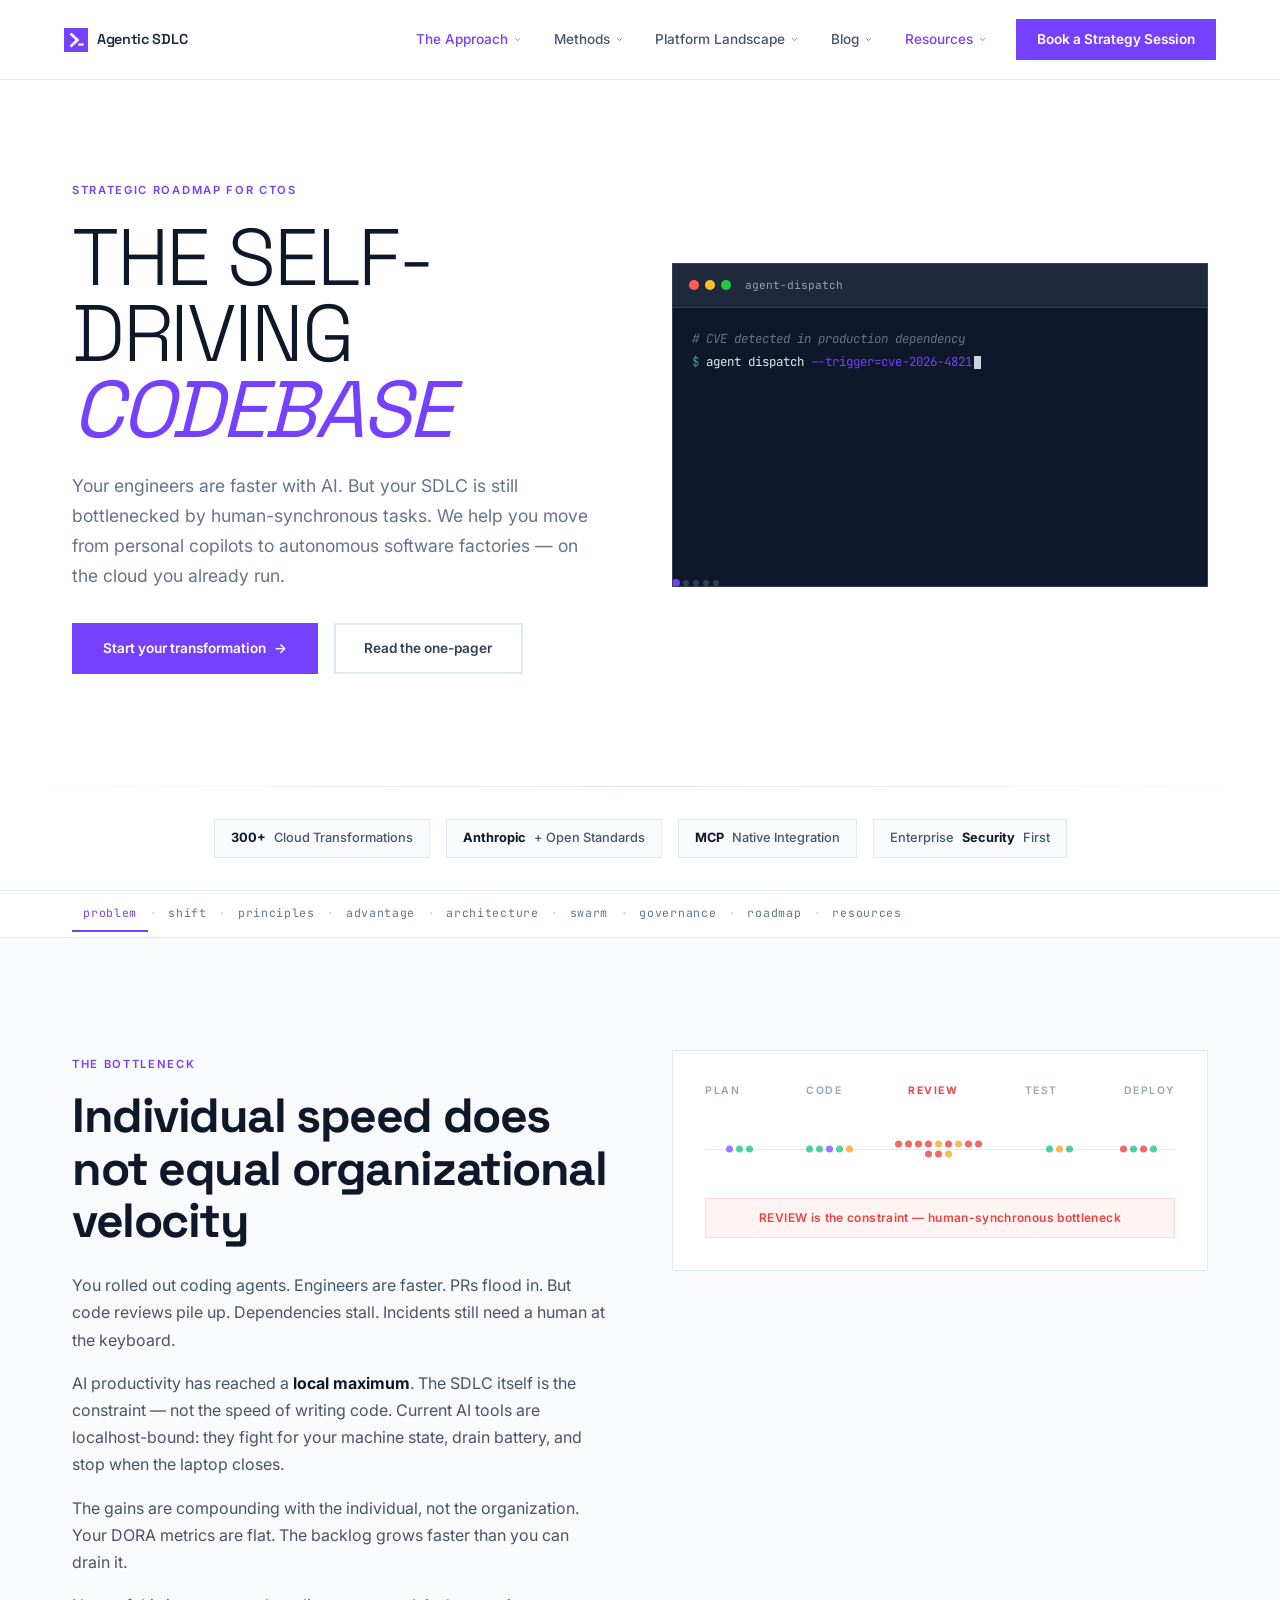
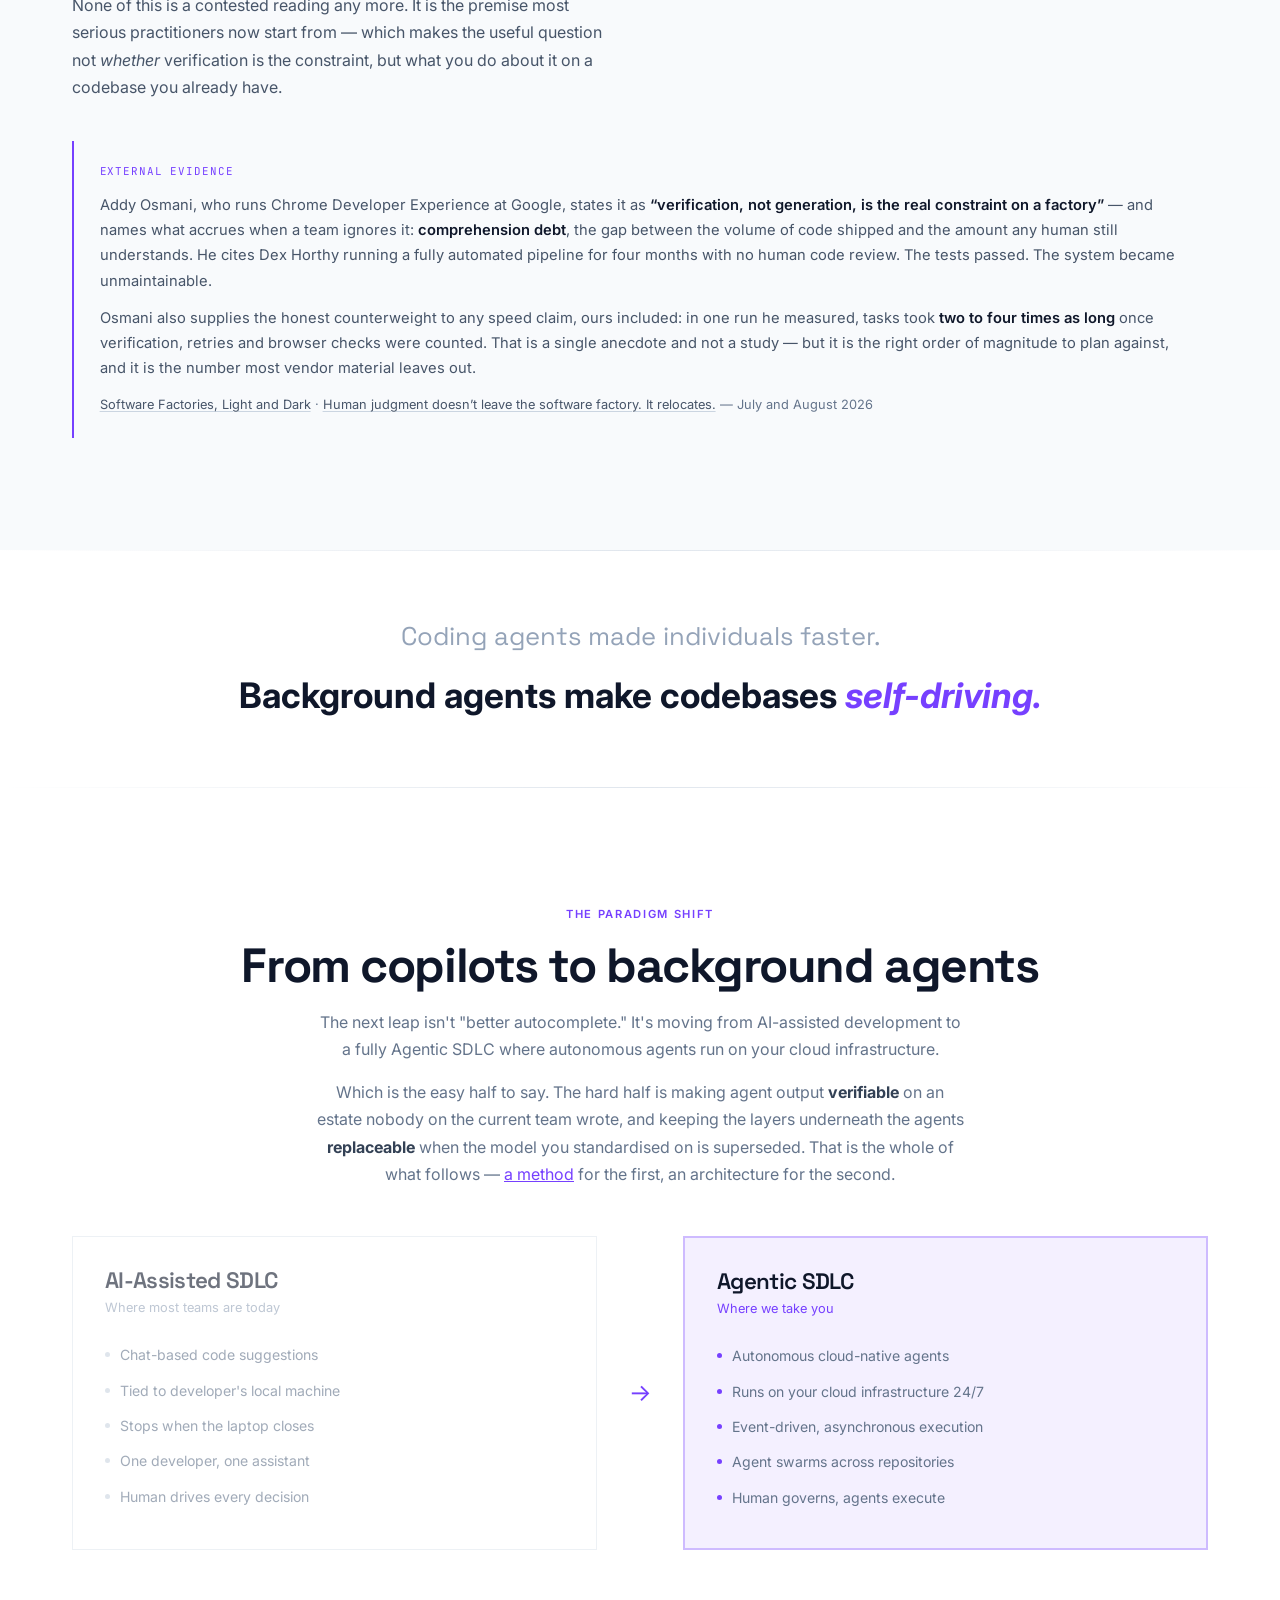
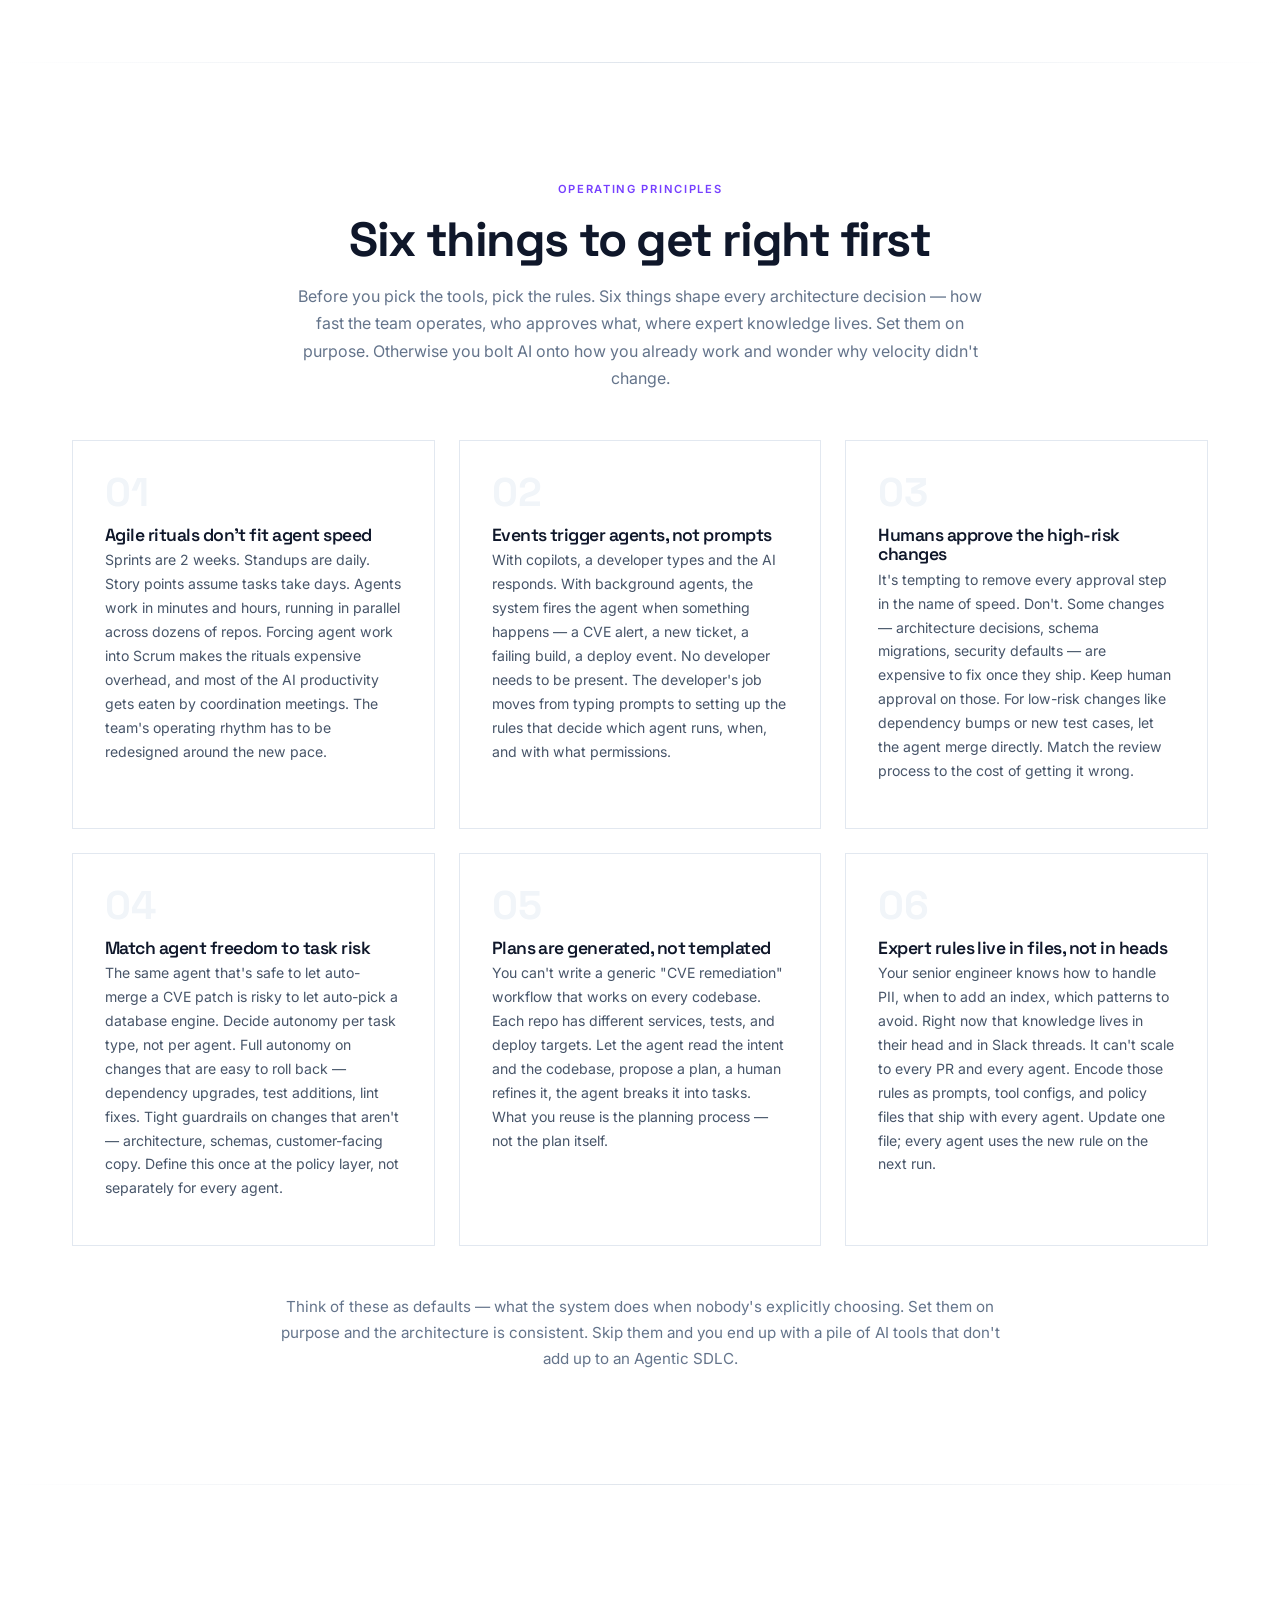
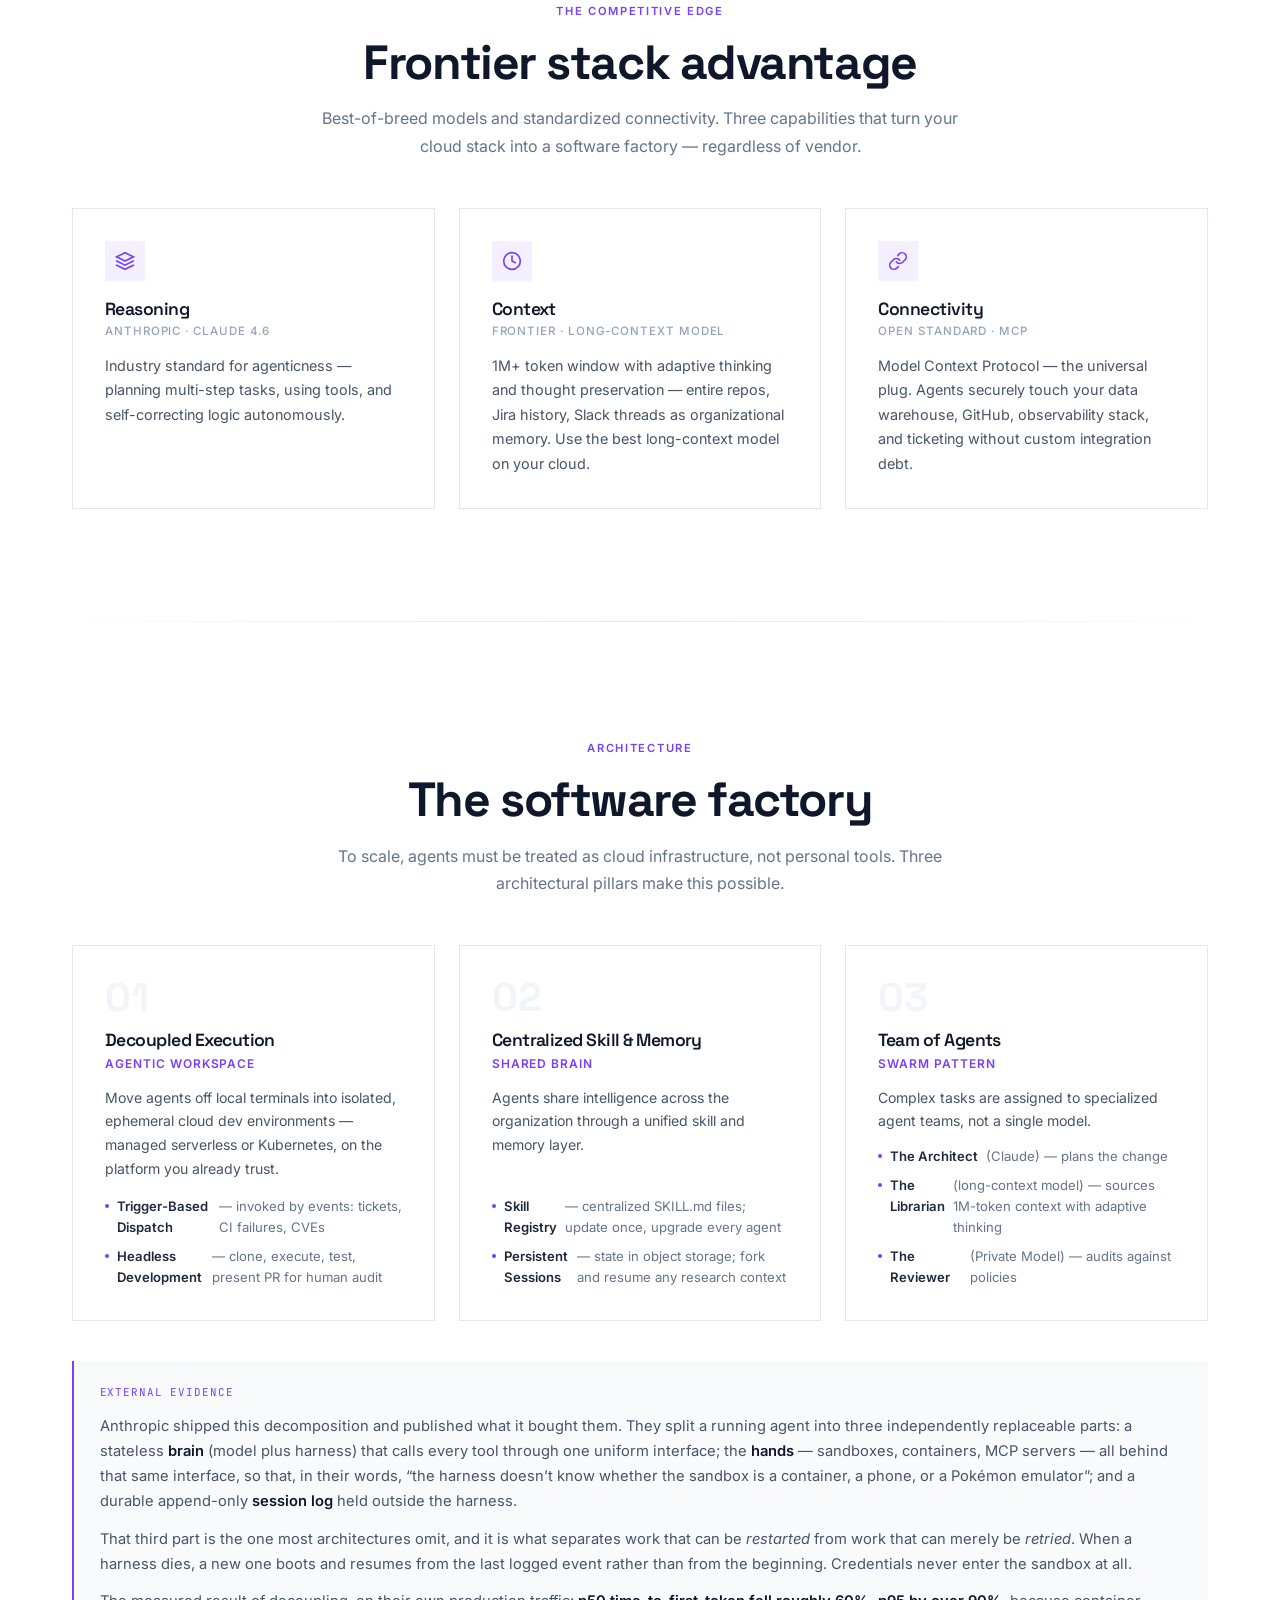
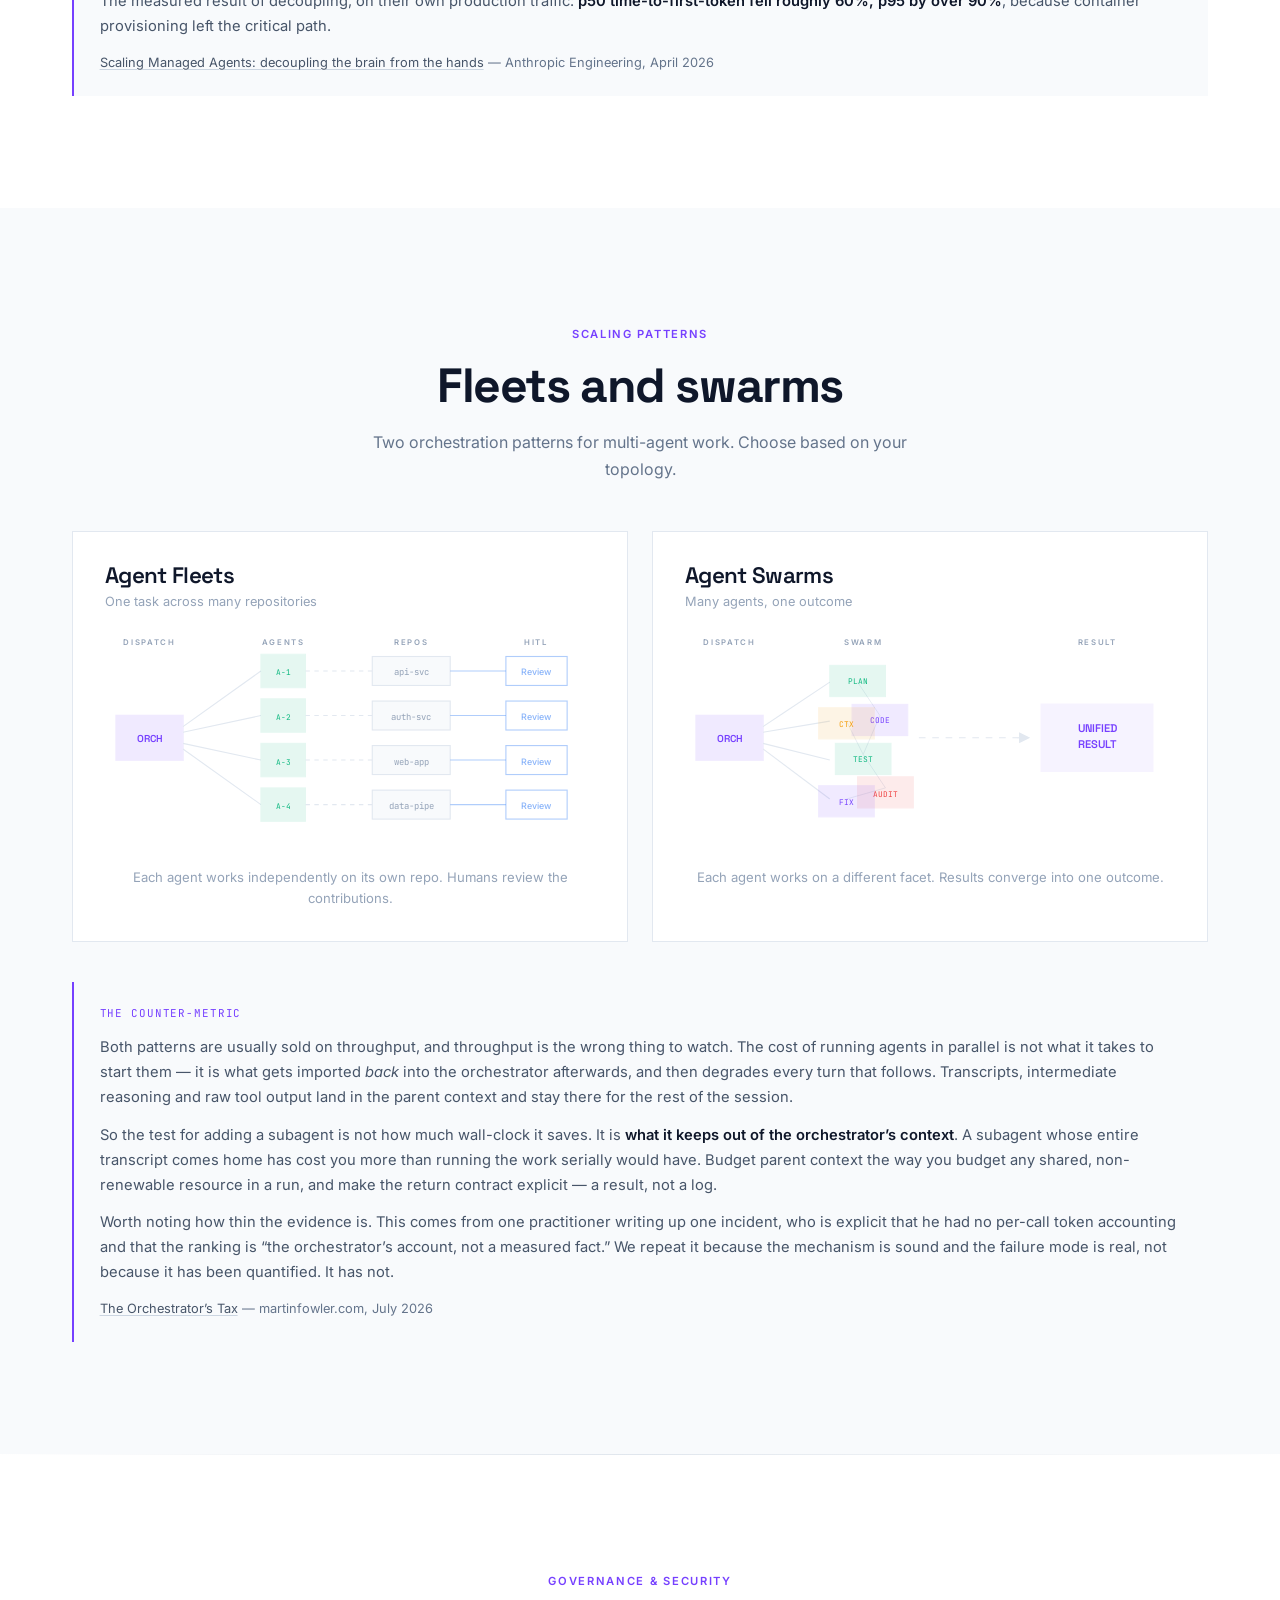
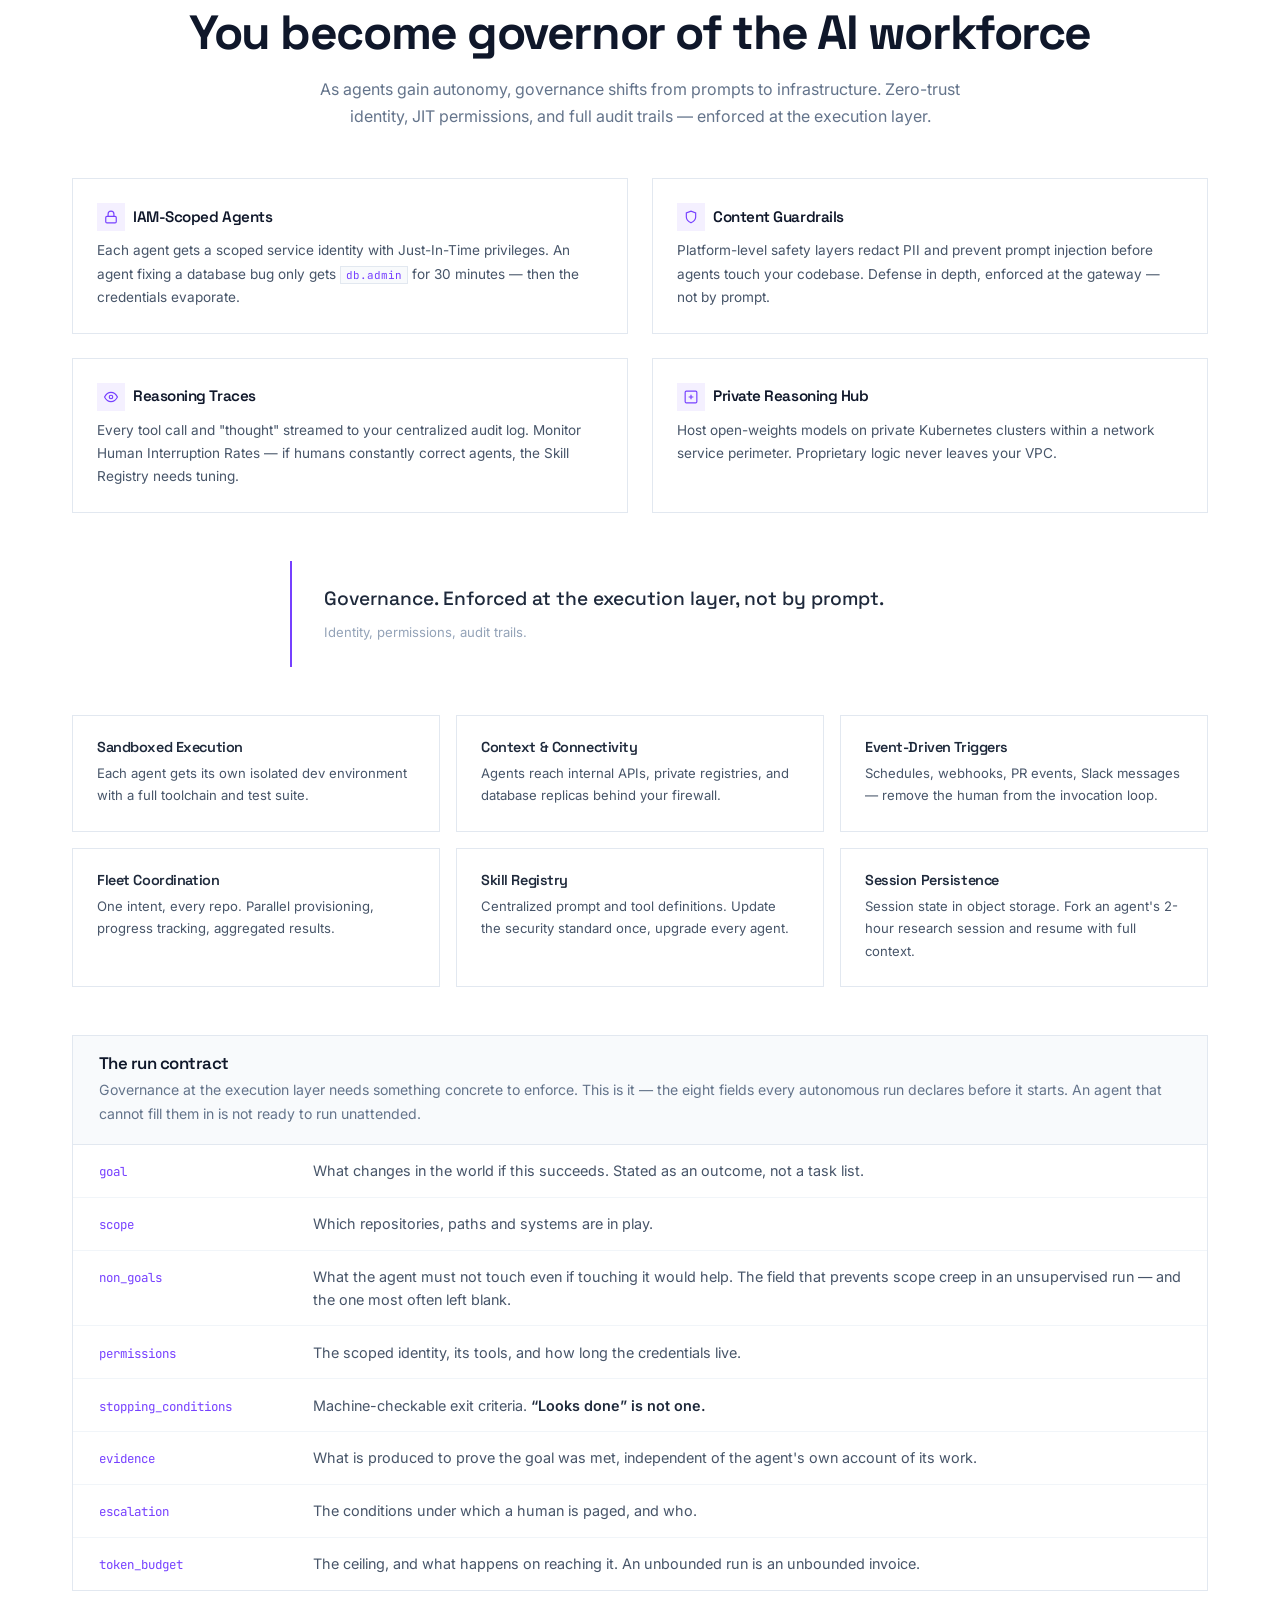
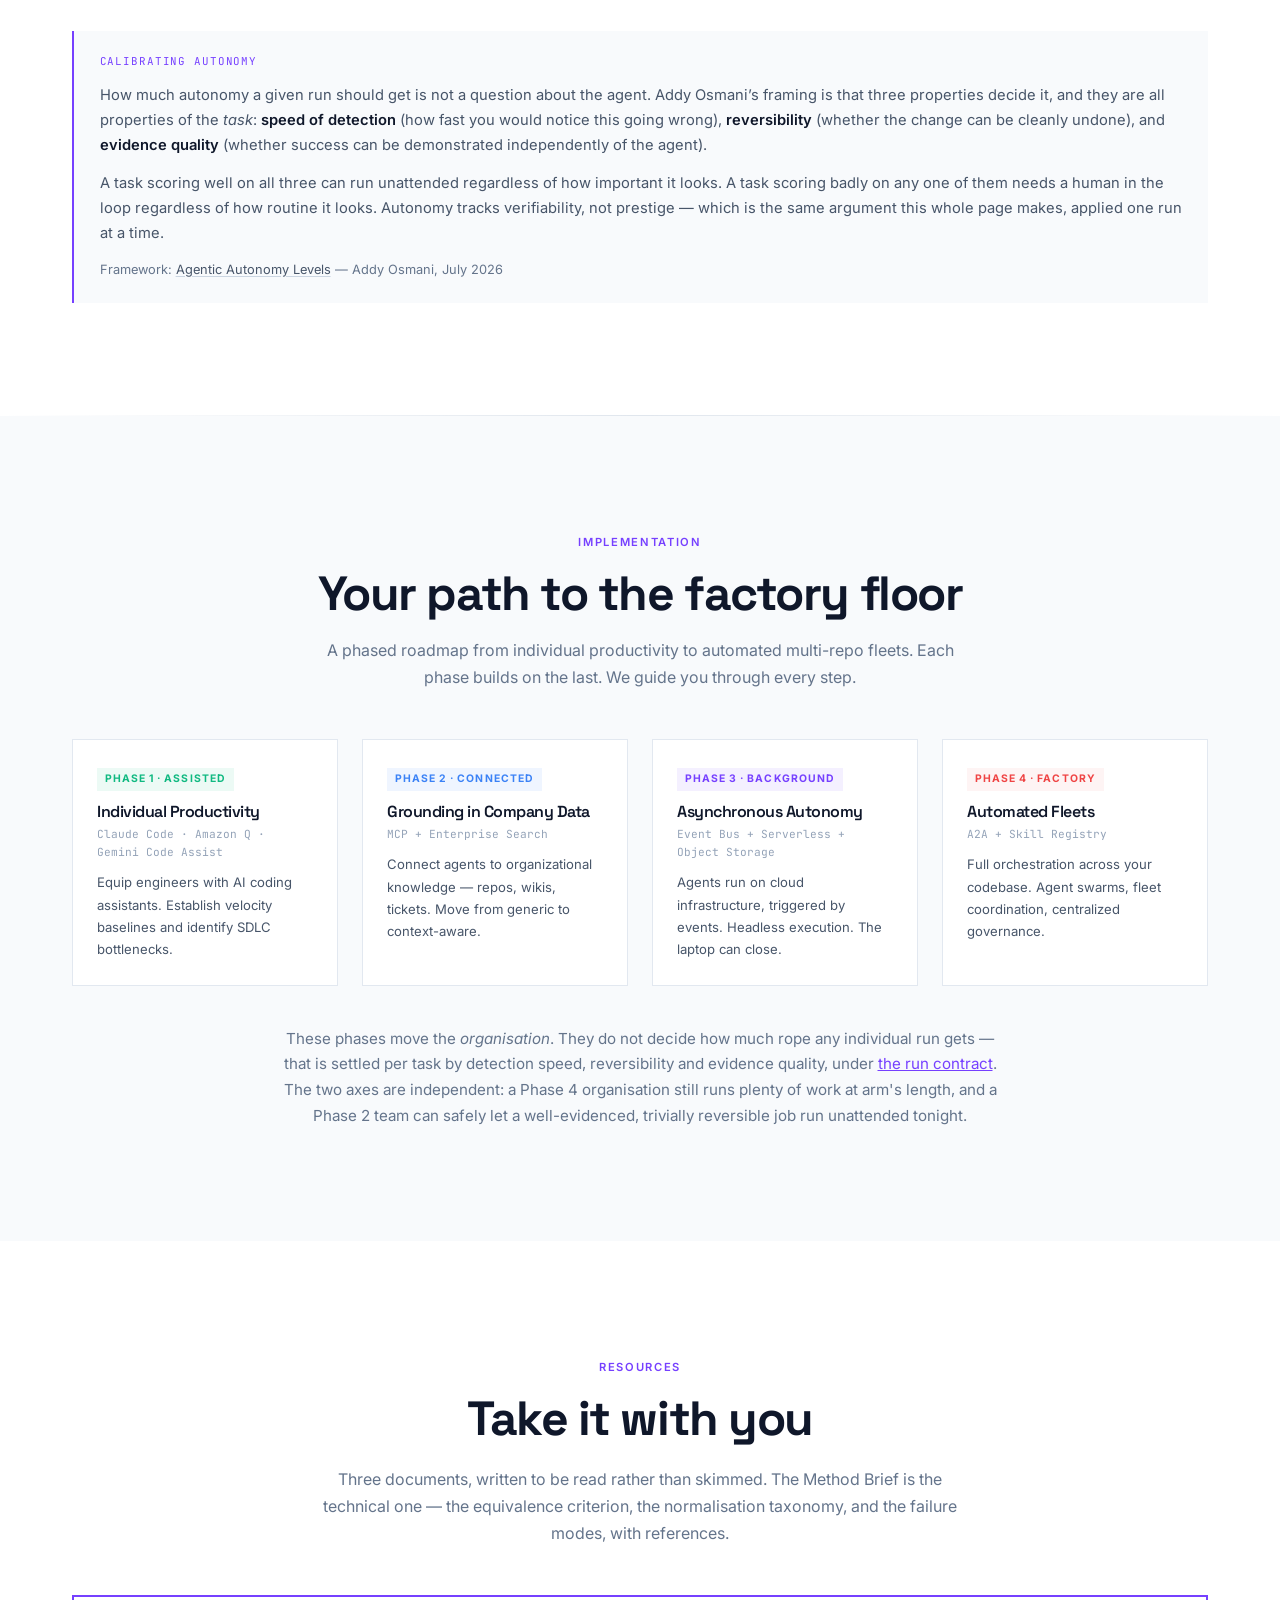
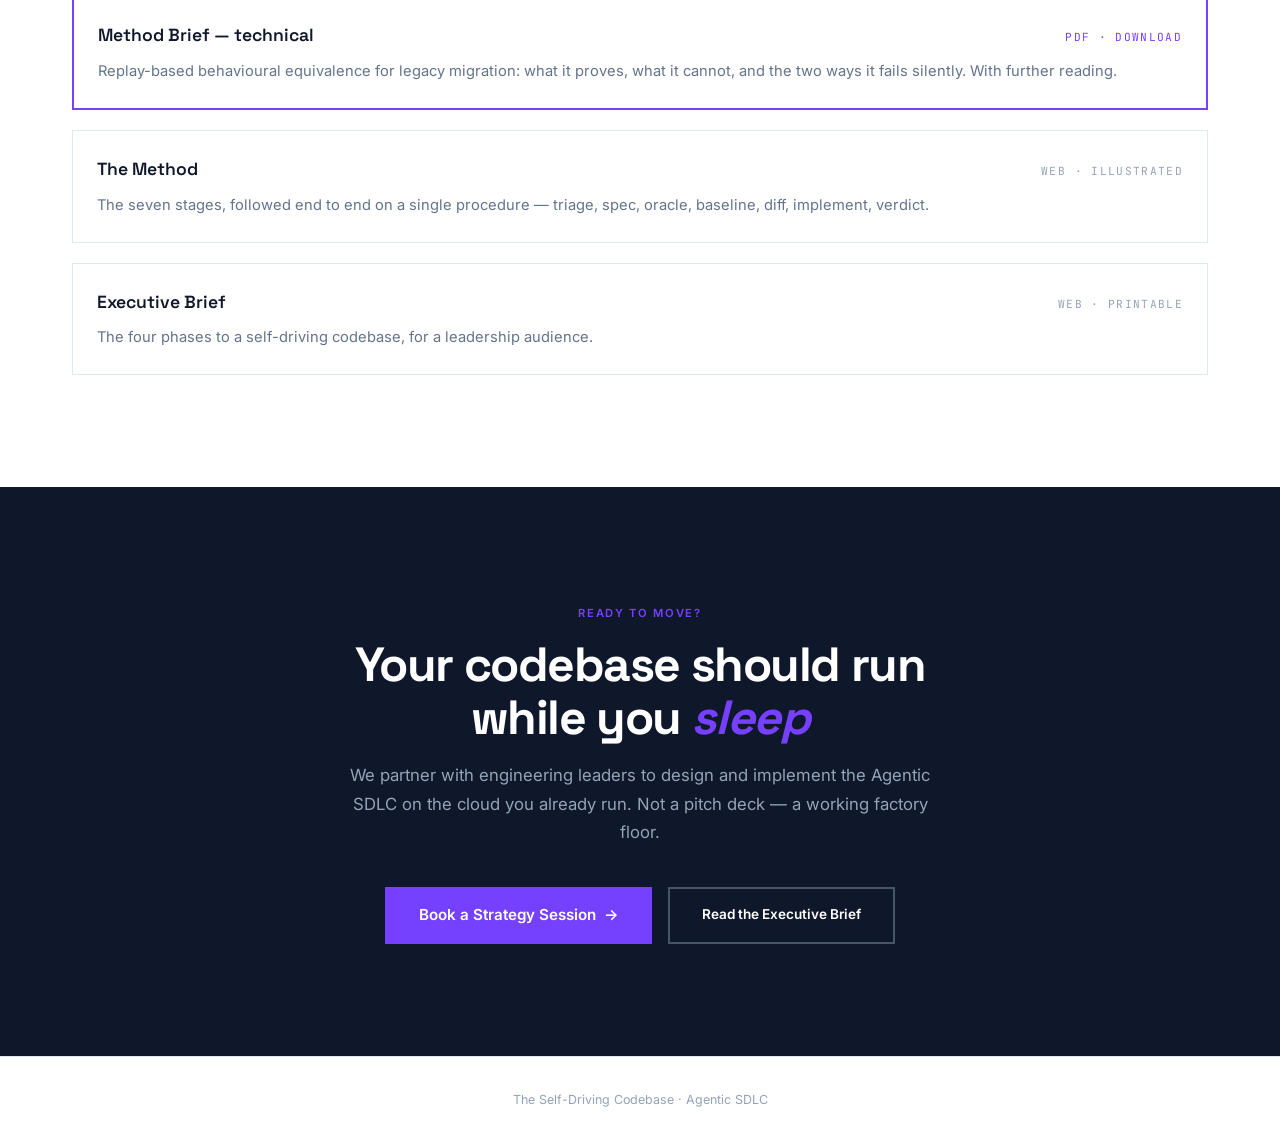
<file: index.html>
<!DOCTYPE html>
<html lang="en">
<head>
<meta charset="UTF-8">
<meta name="viewport" content="width=device-width, initial-scale=1.0">
<title>The Self-Driving Codebase | Agentic SDLC</title>
<meta name="description" content="Move from AI copilots to autonomous software factories on any cloud. Design and implement the Agentic SDLC.">
<link rel="canonical" href="https://secho.github.io/AgenticSDLC/">
<meta name="robots" content="index, follow, max-image-preview:large, max-snippet:-1, max-video-preview:-1">
<meta name="keywords" content="agentic SDLC, AI software development lifecycle, autonomous coding agents, AI software factory, developer productivity, AI governance, LLM gateway, engineering leadership">
<meta name="author" content="Revolgy">
<meta name="theme-color" content="#7640FF">
<link rel="icon" href="favicon.svg" type="image/svg+xml">
<link rel="icon" href="favicon-32.png" sizes="32x32" type="image/png">
<link rel="icon" href="favicon-96.png" sizes="96x96" type="image/png">
<link rel="apple-touch-icon" href="apple-touch-icon.png">
<meta property="og:type" content="website">
<meta property="og:site_name" content="Agentic SDLC">
<meta property="og:locale" content="en_GB">
<meta property="og:url" content="https://secho.github.io/AgenticSDLC/">
<meta property="og:title" content="The Self-Driving Codebase | Agentic SDLC">
<meta property="og:description" content="Move from AI copilots to autonomous software factories on any cloud. Design and implement the Agentic SDLC.">
<meta property="og:image" content="https://secho.github.io/AgenticSDLC/og-image.png">
<meta property="og:image:width" content="1200">
<meta property="og:image:height" content="630">
<meta property="og:image:alt" content="Agentic SDLC — the self-driving codebase">
<meta name="twitter:card" content="summary_large_image">
<meta name="twitter:title" content="The Self-Driving Codebase | Agentic SDLC">
<meta name="twitter:description" content="Move from AI copilots to autonomous software factories on any cloud. Design and implement the Agentic SDLC.">
<meta name="twitter:image" content="https://secho.github.io/AgenticSDLC/og-image.png">
<link rel="preconnect" href="https://fonts.googleapis.com">
<link rel="preconnect" href="https://fonts.gstatic.com" crossorigin>
<link href="https://fonts.googleapis.com/css2?family=Inter:wght@300;400;500;600;700&family=Space+Grotesk:wght@300;400;500;600;700&family=JetBrains+Mono:wght@400;500;600&display=swap" rel="stylesheet">
<style>
  /* ══ RESET ══ */
  *, *::before, *::after { box-sizing: border-box; margin: 0; padding: 0; }

  :root {
    --primary: #7640FF;
    --primary-dark: #5e2de6;
    --primary-soft: rgba(118, 64, 255, 0.08);
    --primary-mid: rgba(118, 64, 255, 0.15);
    --primary-glow: rgba(118, 64, 255, 0.25);

    --slate-50: #f8fafc;
    --slate-100: #f1f5f9;
    --slate-200: #e2e8f0;
    --slate-300: #cbd5e1;
    --slate-400: #94a3b8;
    --slate-500: #64748b;
    --slate-600: #475569;
    --slate-700: #334155;
    --slate-800: #1e293b;
    --slate-900: #0f172a;

    --success: #10b981;
    --warning: #f59e0b;
    --error: #ef4444;

    --font-display: 'Space Grotesk', system-ui, sans-serif;
    --font-body: 'Inter', system-ui, sans-serif;
    --font-mono: 'JetBrains Mono', 'SF Mono', monospace;

    --ease: cubic-bezier(0.4, 0, 0.2, 1);
  }

  html { scroll-behavior: smooth; font-size: 16px; }
  body {
    font-family: var(--font-body);
    background: #fff;
    color: var(--slate-600);
    line-height: 1.6;
    -webkit-font-smoothing: antialiased;
    overflow-x: hidden;
  }

  /* ══ TYPOGRAPHY ══ */
  h1, h2, h3, h4 {
    font-family: var(--font-display);
    color: var(--slate-900);
    line-height: 1.1;
    letter-spacing: -0.03em;
  }
  h1 { font-size: clamp(2.5rem, 7vw, 5rem); font-weight: 300; text-transform: uppercase; }
  h2 { font-size: clamp(1.8rem, 4vw, 3rem); font-weight: 700; }
  h3 { font-size: clamp(1.1rem, 2vw, 1.4rem); font-weight: 600; }
  p { line-height: 1.7; }

  /* ══ LAYOUT ══ */
  .container { max-width: 1200px; margin: 0 auto; padding: 0 1.5rem; }
  @media (min-width: 768px) { .container { padding: 0 2rem; } }
  section { padding: 5rem 0; }
  @media (min-width: 1024px) { section { padding: 7rem 0; } }

  /* ══ ARCH LINE (Remangu signature) ══ */
  .arch-line {
    height: 1px;
    background: linear-gradient(90deg, transparent, var(--slate-300), transparent);
    opacity: 0.6;
    margin: 0;
  }

  /* ══ LABELS ══ */
  .label {
    display: inline-block;
    font-size: 0.7rem;
    font-weight: 600;
    letter-spacing: 0.15em;
    text-transform: uppercase;
    color: var(--slate-400);
    margin-bottom: 1rem;
  }
  .label--primary { color: var(--primary); }

  /* ══ BUTTONS (sharp edges, Remangu style) ══ */
  .btn {
    display: inline-flex;
    align-items: center;
    gap: 0.5rem;
    padding: 0.8rem 1.8rem;
    font-family: var(--font-body);
    font-size: 0.85rem;
    font-weight: 600;
    text-decoration: none;
    border: 2px solid transparent;
    cursor: pointer;
    transition: all 0.15s var(--ease);
    /* sharp edges - no border-radius */
  }
  .btn--primary {
    background: var(--primary);
    color: white;
    border-color: var(--primary);
  }
  .btn--primary:hover { background: var(--primary-dark); border-color: var(--primary-dark); transform: translateY(-1px); }
  .btn--outline {
    background: transparent;
    color: var(--slate-700);
    border-color: var(--slate-200);
  }
  .btn--outline:hover { border-color: var(--primary); color: var(--primary); }
  .btn--ghost {
    background: transparent;
    color: var(--primary);
    border: none;
    padding: 0.5rem 0;
    font-weight: 500;
  }
  .btn--ghost:hover { color: var(--primary-dark); }
  .btn--ghost .arrow { transition: transform 0.15s var(--ease); }
  .btn--ghost:hover .arrow { transform: translateX(4px); }

  /* ══ HERO ══ */
  .hero {
    padding: 4rem 0 5rem;
    position: relative;
  }
  @media (min-width: 1024px) { .hero { padding: 6rem 0 7rem; } }
  .hero-grid {
    display: grid;
    gap: 3rem;
    align-items: center;
  }
  @media (min-width: 1024px) { .hero-grid { grid-template-columns: 1fr 1fr; gap: 4rem; } }
  .hero-content .label { margin-bottom: 1.2rem; }
  .hero-content h1 {
    margin-bottom: 1.5rem;
    line-height: 0.95;
  }
  .hero-content h1 em {
    font-style: italic;
    color: var(--primary);
    font-weight: 400;
  }
  .hero-content > p {
    font-size: 1.1rem;
    color: var(--slate-500);
    max-width: 520px;
    margin-bottom: 2rem;
    line-height: 1.7;
  }
  .hero-actions { display: flex; gap: 1rem; flex-wrap: wrap; }
  @media (max-width: 480px) {
    .hero-actions { flex-direction: column; }
    .hero-actions .btn { text-align: center; justify-content: center; width: 100%; }
  }

  /* ══ TERMINAL ══ */
  .terminal {
    background: var(--slate-900);
    border: 1px solid var(--slate-700);
    font-family: var(--font-mono);
    font-size: 0.78rem;
    line-height: 1.7;
    overflow: hidden;
    /* sharp edges */
  }
  @media (max-width: 480px) {
    .terminal { font-size: 0.68rem; line-height: 1.6; }
  }
  .terminal-bar {
    display: flex;
    align-items: center;
    gap: 6px;
    padding: 0.75rem 1rem;
    background: var(--slate-800);
    border-bottom: 1px solid var(--slate-700);
  }
  .terminal-dot {
    width: 10px;
    height: 10px;
    border-radius: 50%;
  }
  .terminal-dot:nth-child(1) { background: #ff5f56; }
  .terminal-dot:nth-child(2) { background: #ffbd2e; }
  .terminal-dot:nth-child(3) { background: #27c93f; }
  .terminal-title {
    font-size: 0.7rem;
    color: var(--slate-400);
    margin-left: 0.5rem;
  }
  .terminal-body {
    padding: 1.2rem 1.2rem;
    min-height: 260px;
    position: relative;
  }
  @media (max-width: 480px) {
    .terminal-body { padding: 1rem 0.8rem; min-height: 240px; }
  }
  .terminal-scenario {
    position: absolute;
    top: 1.2rem;
    left: 1.2rem;
    right: 1.2rem;
    opacity: 0;
    transition: opacity 0.4s ease;
    pointer-events: none;
  }
  @media (max-width: 480px) {
    .terminal-scenario { top: 1rem; left: 0.8rem; right: 0.8rem; }
  }
  .terminal-scenario.active { opacity: 1; pointer-events: auto; }
  .t-line { padding: 1px 0; white-space: normal; word-break: break-word; }
  .t-line .prompt { color: var(--success); }
  .t-line .cmd { color: #e2e8f0; }
  .t-line .flag { color: var(--primary); }
  .t-line .comment { color: var(--slate-500); font-style: italic; }
  .t-line .output { color: var(--slate-400); }
  .t-line .ok { color: var(--success); }
  .t-line .warn { color: var(--warning); }
  .t-line .err { color: var(--error); }
  .t-line .accent { color: var(--primary); }

  /* Typing animation per line */
  .t-line.typing {
    width: 0;
    animation: typeIn 0.6s steps(40, end) forwards;
  }
  .t-line.typing-slow {
    width: 0;
    animation: typeIn 1s steps(40, end) forwards;
  }
  @keyframes typeIn {
    from { width: 0; }
    to { width: 100%; }
  }

  .cursor-blink {
    display: inline-block;
    width: 7px;
    height: 13px;
    background: var(--slate-300);
    vertical-align: middle;
    margin-left: 2px;
    animation: blink 1s step-end infinite;
  }
  @keyframes blink { 0%,100%{opacity:1} 50%{opacity:0} }

  .terminal-progress {
    display: flex;
    gap: 4px;
    margin-top: 0.8rem;
  }
  .terminal-progress .pip {
    width: 6px;
    height: 6px;
    background: var(--slate-700);
    border-radius: 50%;
    cursor: pointer;
    transition: all 0.15s;
  }
  .terminal-progress .pip.active { background: var(--primary); transform: scale(1.3); }

  /* ══ STATS BAR ══ */
  .stats-bar {
    display: flex;
    flex-wrap: wrap;
    gap: 1rem;
    justify-content: center;
    padding: 2rem 0;
  }
  .stat-badge {
    display: flex;
    align-items: center;
    gap: 0.5rem;
    padding: 0.5rem 1rem;
    background: var(--slate-50);
    border: 1px solid var(--slate-200);
    font-size: 0.8rem;
    font-weight: 500;
    color: var(--slate-600);
    transition: all 0.15s;
  }
  .stat-badge:hover { border-color: var(--primary); color: var(--primary); }
  .stat-badge strong { color: var(--slate-900); font-weight: 700; }
  @media (max-width: 480px) {
    .stats-bar { gap: 0.5rem; }
    .stat-badge { font-size: 0.72rem; padding: 0.4rem 0.7rem; flex: 1 1 calc(50% - 0.5rem); justify-content: center; text-align: center; }
  }

  /* ══ PROBLEM SECTION ══ */
  .problem-section { background: var(--slate-50); }
  .problem-grid {
    display: grid;
    gap: 3rem;
    align-items: start;
  }
  @media (min-width: 1024px) { .problem-grid { grid-template-columns: 1fr 1fr; gap: 4rem; } }
  .problem-text h2 { margin-bottom: 1.5rem; }
  .problem-text p { margin-bottom: 1rem; font-size: 1rem; }
  .problem-text p:last-of-type { margin-bottom: 0; }

  /* Bottleneck diagram */
  .bottleneck {
    background: white;
    border: 1px solid var(--slate-200);
    padding: 2rem;
  }
  .bn-header {
    display: flex;
    justify-content: space-between;
    margin-bottom: 1.5rem;
    font-size: 0.65rem;
    font-weight: 600;
    letter-spacing: 0.15em;
    text-transform: uppercase;
    color: var(--slate-400);
  }
  .bn-header span.active { color: var(--error); font-weight: 700; }
  .bn-track {
    position: relative;
    height: 50px;
    margin-bottom: 1.5rem;
  }
  .bn-line {
    position: absolute;
    top: 50%;
    left: 0;
    right: 0;
    height: 1px;
    background: var(--slate-200);
  }
  .bn-dots {
    position: absolute;
    top: 50%;
    transform: translateY(-50%);
    display: flex;
    flex-wrap: wrap;
    gap: 3px;
    justify-content: center;
  }
  .bn-dot {
    width: 7px;
    height: 7px;
    border-radius: 50%;
  }
  .bn-dot.green { background: var(--success); opacity: 0.7; }
  .bn-dot.purple { background: var(--primary); opacity: 0.7; }
  .bn-dot.red { background: var(--error); opacity: 0.8; }
  .bn-dot.amber { background: var(--warning); opacity: 0.7; }
  .bn-callout {
    text-align: center;
    padding: 0.6rem 1rem;
    background: rgba(239,68,68,0.06);
    border: 1px solid rgba(239,68,68,0.15);
    font-size: 0.75rem;
    font-weight: 600;
    color: var(--error);
    letter-spacing: 0.03em;
  }

  /* ══ EQUATION ══ */
  .equation-section {
    text-align: center;
    padding: 4rem 2rem;
  }
  .equation-section p {
    font-family: var(--font-display);
    font-size: clamp(1.2rem, 3vw, 1.6rem);
    color: var(--slate-400);
    font-weight: 400;
  }
  .equation-section .highlight {
    display: block;
    font-size: clamp(1.5rem, 4vw, 2.2rem);
    font-weight: 700;
    color: var(--slate-900);
    margin-top: 0.5rem;
  }
  .equation-section .highlight em { color: var(--primary); font-style: italic; }

  /* ══ SHIFT SECTION ══ */
  .shift-grid {
    display: grid;
    gap: 2rem;
    margin-top: 3rem;
    align-items: stretch;
  }
  @media (min-width: 768px) { .shift-grid { grid-template-columns: 1fr auto 1fr; } }
  .shift-card {
    background: white;
    border: 1px solid var(--slate-200);
    padding: 2rem;
    display: flex;
    flex-direction: column;
    transition: all 0.15s var(--ease);
  }
  .shift-card:hover { border-color: var(--primary); transform: translateY(-2px); }
  .shift-card.faded { opacity: 0.6; }
  .shift-card.faded:hover { opacity: 0.8; }
  .shift-card.featured { border: 2px solid rgba(118,64,255,0.3); background: var(--primary-soft); }
  .shift-card h3 { margin-bottom: 0.3rem; }
  .shift-card .sub { font-size: 0.8rem; color: var(--slate-400); margin-bottom: 1.2rem; }
  .shift-card.featured .sub { color: var(--primary); }
  .shift-card ul { list-style: none; }
  .shift-card ul li {
    padding: 0.4rem 0;
    font-size: 0.88rem;
    color: var(--slate-500);
    display: flex;
    gap: 0.6rem;
    align-items: flex-start;
  }
  .shift-card ul li::before {
    content: '';
    width: 5px; height: 5px;
    border-radius: 50%;
    background: var(--slate-300);
    margin-top: 0.5rem;
    flex-shrink: 0;
  }
  .shift-card.featured ul li::before { background: var(--primary); }
  .shift-arrow {
    display: flex;
    align-items: center;
    justify-content: center;
    color: var(--primary);
    font-size: 1.5rem;
  }
  @media (max-width: 767px) {
    .shift-arrow { transform: rotate(90deg); padding: 0.5rem 0; }
  }

  /* ══ ADVANTAGE CARDS ══ */
  .advantage-grid {
    display: grid;
    gap: 1.5rem;
    margin-top: 3rem;
  }
  @media (min-width: 768px) { .advantage-grid { grid-template-columns: repeat(3, 1fr); } }
  .adv-card {
    background: white;
    border: 1px solid var(--slate-200);
    padding: 2rem;
    display: flex;
    flex-direction: column;
    transition: all 0.15s var(--ease);
  }
  .adv-card:hover { border-color: var(--primary); transform: translateY(-2px); }
  .adv-card .adv-icon {
    width: 40px;
    height: 40px;
    display: flex;
    align-items: center;
    justify-content: center;
    margin-bottom: 1.2rem;
    background: var(--primary-soft);
  }
  .adv-card h3 { font-size: 1.1rem; margin-bottom: 0.2rem; }
  .adv-card .provider {
    font-size: 0.72rem;
    color: var(--slate-400);
    font-weight: 500;
    margin-bottom: 0.8rem;
    text-transform: uppercase;
    letter-spacing: 0.08em;
  }
  .adv-card p { font-size: 0.9rem; }

  /* ══ ARCHITECTURE PILLARS ══ */
  .arch-grid {
    display: grid;
    gap: 1.5rem;
    margin-top: 3rem;
  }
  @media (min-width: 768px) { .arch-grid { grid-template-columns: repeat(3, 1fr); } }
  .pillar {
    background: white;
    border: 1px solid var(--slate-200);
    padding: 2rem;
    transition: all 0.15s var(--ease);
    display: flex;
    flex-direction: column;
  }
  .pillar:hover { border-color: var(--primary); transform: translateY(-2px); }
  .pillar-num {
    font-family: var(--font-display);
    font-size: 2.5rem;
    font-weight: 700;
    color: var(--slate-100);
    line-height: 1;
    margin-bottom: 0.8rem;
    transition: color 0.15s;
  }
  .pillar:hover .pillar-num { color: var(--primary-soft); }
  .pillar h3 { font-size: 1.1rem; margin-bottom: 0.2rem; }
  .pillar .pillar-sub {
    font-size: 0.75rem;
    color: var(--primary);
    margin-bottom: 0.8rem;
    font-weight: 600;
    text-transform: uppercase;
    letter-spacing: 0.08em;
  }
  .pillar p { font-size: 0.88rem; margin-bottom: 0.8rem; }
  .pillar-features { display: flex; flex-direction: column; gap: 0.5rem; margin-top: auto; }
  .pillar-feat {
    display: flex;
    gap: 0.5rem;
    font-size: 0.82rem;
    color: var(--slate-500);
    align-items: flex-start;
  }
  .pillar-feat::before {
    content: '';
    width: 4px; height: 4px;
    background: var(--primary);
    border-radius: 50%;
    margin-top: 0.5rem;
    flex-shrink: 0;
  }
  .pillar-feat strong { color: var(--slate-800); font-weight: 600; }

  /* ══ EXTERNAL EVIDENCE ══ */
  /* Used wherever the page leans on someone else's published work. Kept visually
     distinct from our own assertions on purpose — a reader should be able to see
     at a glance which claims we are sourcing rather than making. */
  .cite {
    border-left: 2px solid var(--primary);
    background: var(--slate-50);
    padding: 1.4rem 1.6rem;
    margin-top: 2.5rem;
  }
  .cite-label {
    display: block;
    font-family: var(--font-mono);
    font-size: 0.68rem;
    letter-spacing: 0.08em;
    text-transform: uppercase;
    color: var(--primary);
    margin-bottom: 0.8rem;
  }
  .cite p { font-size: 0.92rem; color: var(--slate-600); margin-bottom: 0.8rem; }
  .cite p:last-child { margin-bottom: 0; }
  .cite strong { color: var(--slate-900); font-weight: 600; }
  .cite-src { font-size: 0.8rem !important; color: var(--slate-500) !important; }
  .cite-src a { color: var(--slate-600); text-decoration: underline; text-decoration-color: var(--slate-300); text-underline-offset: 2px; }
  .cite-src a:hover { color: var(--primary); text-decoration-color: var(--primary); }
  @media (max-width: 640px) { .cite { padding: 1.1rem 1.2rem; } }

  /* ══ RUN CONTRACT ══ */
  .contract {
    border: 1px solid var(--slate-200);
    background: #fff;
    margin-top: 3rem;
  }
  .contract-head {
    padding: 1.1rem 1.6rem;
    border-bottom: 1px solid var(--slate-200);
    background: var(--slate-50);
  }
  .contract-head h3 { margin: 0; font-size: 1.05rem; }
  .contract-head p { margin: 0.4rem 0 0; font-size: 0.88rem; color: var(--slate-500); }
  .contract-row {
    display: grid;
    gap: 0.3rem 1.5rem;
    padding: 0.9rem 1.6rem;
    border-bottom: 1px solid var(--slate-100);
  }
  .contract-row:last-child { border-bottom: 0; }
  @media (min-width: 720px) { .contract-row { grid-template-columns: 190px 1fr; align-items: baseline; } }
  .contract-key {
    font-family: var(--font-mono);
    font-size: 0.78rem;
    color: var(--primary);
  }
  .contract-val { font-size: 0.9rem; color: var(--slate-600); }
  .contract-val strong { color: var(--slate-800); font-weight: 600; }
  @media (max-width: 640px) { .contract-head, .contract-row { padding-left: 1.2rem; padding-right: 1.2rem; } }

  /* ══ SWARM SECTION ══ */
  .swarm-section { background: var(--slate-50); }
  .swarm-grid {
    display: grid;
    gap: 1.5rem;
    margin-top: 3rem;
  }
  @media (min-width: 768px) { .swarm-grid { grid-template-columns: 1fr 1fr; } }
  .swarm-card {
    background: white;
    border: 1px solid var(--slate-200);
    padding: 2rem;
    transition: all 0.15s var(--ease);
  }
  .swarm-card:hover { border-color: var(--primary); }
  .swarm-card h3 { margin-bottom: 0.2rem; }
  .swarm-card .swarm-sub { font-size: 0.8rem; color: var(--slate-400); margin-bottom: 1.2rem; }
  .swarm-card svg { width: 100%; height: auto; }
  .swarm-card .caption { font-size: 0.82rem; color: var(--slate-400); margin-top: 1rem; text-align: center; }
  @media (max-width: 480px) {
    .swarm-card { padding: 1.2rem; }
    .swarm-card svg { max-height: 160px; }
  }

  /* ══ GOVERNANCE ══ */
  .gov-grid {
    display: grid;
    gap: 1.5rem;
    margin-top: 3rem;
  }
  @media (min-width: 768px) { .gov-grid { grid-template-columns: repeat(2, 1fr); } }
  .gov-card {
    background: white;
    border: 1px solid var(--slate-200);
    padding: 1.5rem;
    transition: all 0.15s var(--ease);
  }
  .gov-card:hover { border-color: var(--primary); transform: translateY(-2px); }
  .gov-card h3 {
    font-size: 0.95rem;
    margin-bottom: 0.5rem;
    display: flex;
    align-items: center;
    gap: 0.5rem;
  }
  .gov-icon {
    width: 28px; height: 28px;
    display: inline-flex;
    align-items: center;
    justify-content: center;
    background: var(--primary-soft);
    flex-shrink: 0;
  }
  .gov-card p { font-size: 0.85rem; }
  .gov-card code {
    font-family: var(--font-mono);
    font-size: 0.8em;
    background: var(--slate-50);
    border: 1px solid var(--slate-200);
    padding: 1px 5px;
    color: var(--primary);
  }

  /* ══ QUOTE BLOCK ══ */
  .quote-block {
    border-left: 2px solid var(--primary);
    padding: 1.5rem 2rem;
    margin: 3rem auto;
    max-width: 700px;
  }
  .quote-block p {
    font-family: var(--font-display);
    font-size: 1.2rem;
    font-weight: 500;
    color: var(--slate-800);
    line-height: 1.5;
  }
  .quote-block .quote-sub {
    font-family: var(--font-body);
    font-size: 0.82rem;
    color: var(--slate-400);
    margin-top: 0.5rem;
    font-weight: 400;
  }

  /* ══ FACTORY FEATURES ══ */
  .factory-grid {
    display: grid;
    gap: 1rem;
    margin-top: 2rem;
  }
  @media (min-width: 640px) { .factory-grid { grid-template-columns: repeat(2, 1fr); } }
  @media (min-width: 1024px) { .factory-grid { grid-template-columns: repeat(3, 1fr); } }
  .factory-feat {
    background: white;
    border: 1px solid var(--slate-200);
    padding: 1.5rem;
    transition: all 0.15s var(--ease);
  }
  .factory-feat:hover { border-color: var(--primary); }
  .factory-feat h4 {
    font-family: var(--font-display);
    font-size: 0.9rem;
    font-weight: 600;
    color: var(--slate-800);
    margin-bottom: 0.4rem;
  }
  .factory-feat p { font-size: 0.82rem; }

  /* ══ ROADMAP ══ */
  .roadmap-section { background: var(--slate-50); }
  .roadmap-grid {
    display: grid;
    gap: 1.5rem;
    margin-top: 3rem;
  }
  @media (min-width: 640px) { .roadmap-grid { grid-template-columns: repeat(2, 1fr); } }
  @media (min-width: 1024px) { .roadmap-grid { grid-template-columns: repeat(4, 1fr); } }
  .phase {
    background: white;
    border: 1px solid var(--slate-200);
    padding: 1.5rem;
    position: relative;
    transition: all 0.15s var(--ease);
  }
  .phase:hover { border-color: var(--primary); transform: translateY(-2px); }
  .phase-badge {
    display: inline-block;
    font-size: 0.65rem;
    font-weight: 700;
    text-transform: uppercase;
    letter-spacing: 0.1em;
    padding: 3px 8px;
    margin-bottom: 0.8rem;
  }
  .phase:nth-child(1) .phase-badge { background: rgba(16,185,129,0.08); color: var(--success); }
  .phase:nth-child(2) .phase-badge { background: rgba(59,130,246,0.08); color: #3b82f6; }
  .phase:nth-child(3) .phase-badge { background: var(--primary-soft); color: var(--primary); }
  .phase:nth-child(4) .phase-badge { background: rgba(239,68,68,0.06); color: var(--error); }
  .phase h3 { font-size: 1rem; margin-bottom: 0.3rem; }
  .phase .phase-tech {
    font-family: var(--font-mono);
    font-size: 0.7rem;
    color: var(--slate-400);
    margin-bottom: 0.6rem;
  }
  .phase p { font-size: 0.82rem; }

  /* ══ CTA ══ */
  .cta-section {
    text-align: center;
    padding: 5rem 2rem;
    position: relative;
    background: var(--slate-900);
    color: white;
  }
  @media (min-width: 1024px) { .cta-section { padding: 7rem 2rem; } }
  .cta-section h2 { color: white; margin-bottom: 1rem; }
  .cta-section h2 em { color: var(--primary); font-style: italic; }
  .cta-section p {
    color: var(--slate-400);
    font-size: 1.05rem;
    max-width: 580px;
    margin: 0 auto 2.5rem;
  }
  .cta-actions { display: flex; gap: 1rem; justify-content: center; flex-wrap: wrap; }
  .cta-section .btn--outline { color: white; border-color: var(--slate-600); }
  .cta-section .btn--outline:hover { border-color: var(--primary); color: var(--primary); }
  @media (max-width: 480px) {
    .cta-section { padding: 3.5rem 1.2rem; }
    .cta-actions { flex-direction: column; align-items: center; }
    .cta-actions .btn { width: 100%; text-align: center; justify-content: center; }
  }

  /* ══ FOOTER ══ */
  footer {
    border-top: 1px solid var(--slate-200);
    padding: 2rem;
    text-align: center;
  }
  footer p { font-size: 0.78rem; color: var(--slate-400); }
  footer a { color: var(--primary); text-decoration: none; }
  footer a:hover { text-decoration: underline; }

  /* ══ SCROLL REVEAL ══ */
  .reveal {
    opacity: 0;
    transform: translateY(20px);
    transition: opacity 0.6s var(--ease), transform 0.6s var(--ease);
  }
  .reveal.visible { opacity: 1; transform: translateY(0); }

  /* ══ SVG HELPER ══ */
  .svg-muted { stroke: var(--slate-300); }
  .svg-primary { stroke: var(--primary); }

  /* ══ MOBILE GLOBAL ══ */
  @media (max-width: 480px) {
    section { padding: 3rem 0; }
    .container { padding: 0 1rem; }
    h1 { font-size: clamp(2rem, 9vw, 2.8rem); }
    h2 { font-size: clamp(1.5rem, 5vw, 2rem); }
    p { font-size: 0.95rem; }
    .hero { padding: 2.5rem 0 3rem; }
    .hero-content > p { font-size: 1rem; }
    .problem-text p { font-size: 0.92rem; }
    .bottleneck { padding: 1.2rem; }
    .bn-header { font-size: 0.58rem; }
    .pillar, .adv-card, .gov-card, .factory-feat, .phase { padding: 1.2rem; }
    .pillar-num { font-size: 2rem; }
    .quote-block { padding: 1rem 1.2rem; margin: 2rem 0; }
    .quote-block p { font-size: 1rem; }
    .equation-section p { font-size: clamp(1rem, 4vw, 1.3rem); }
    .equation-section .highlight { font-size: clamp(1.2rem, 5vw, 1.6rem); }
  }

  /* Tablet tweaks */
  @media (min-width: 481px) and (max-width: 768px) {
    section { padding: 4rem 0; }
    .hero { padding: 3rem 0 4rem; }
  }
</style>
<script type="application/ld+json">{
  "@context": "https://schema.org",
  "@type": "WebSite",
  "name": "The Self-Driving Codebase | Agentic SDLC",
  "description": "Move from AI copilots to autonomous software factories on any cloud. Design and implement the Agentic SDLC.",
  "url": "https://secho.github.io/AgenticSDLC/",
  "inLanguage": "en-GB",
  "image": "https://secho.github.io/AgenticSDLC/og-image.png",
  "publisher": {
    "@type": "Organization",
    "name": "Revolgy",
    "url": "https://www.revolgy.com/",
    "logo": "https://secho.github.io/AgenticSDLC/icon-512.png"
  }
}</script>
<script type="application/ld+json">{
  "@context": "https://schema.org",
  "@type": "Organization",
  "name": "Revolgy",
  "url": "https://www.revolgy.com/",
  "logo": "https://secho.github.io/AgenticSDLC/icon-512.png",
  "description": "Cloud and AI engineering partner. We design and implement the Agentic SDLC.",
  "contactPoint": {
    "@type": "ContactPoint",
    "email": "jas@revolgy.com",
    "contactType": "sales"
  }
}</script>
</head>
<body>
<script src="nav.js" defer></script>

<!-- ═══ HERO ═══ -->
<section class="hero">
  <div class="container">
    <div class="hero-grid">
      <div class="hero-content">
        <span class="label label--primary">Strategic Roadmap for CTOs</span>
        <h1>The self-driving <em>codebase</em></h1>
        <p>Your engineers are faster with AI. But your SDLC is still bottlenecked by human-synchronous tasks. We help you move from personal copilots to autonomous software factories &mdash; on the cloud you already run.</p>
        <div class="hero-actions">
          <a href="#cta" class="btn btn--primary">Start your transformation <span class="arrow">&rarr;</span></a>
          <a href="one-pager.html" class="btn btn--outline">Read the one-pager</a>
        </div>
      </div>

      <div>
        <div class="terminal">
          <div class="terminal-bar">
            <span class="terminal-dot"></span>
            <span class="terminal-dot"></span>
            <span class="terminal-dot"></span>
            <span class="terminal-title">agent-dispatch</span>
          </div>
          <div class="terminal-body" id="terminalBody"></div>
          <div class="terminal-progress" id="terminalProgress">
            <span class="pip active" data-index="0"></span>
            <span class="pip" data-index="1"></span>
            <span class="pip" data-index="2"></span>
            <span class="pip" data-index="3"></span>
            <span class="pip" data-index="4"></span>
          </div>
        </div>
      </div>
    </div>
  </div>
</section>

<div class="arch-line"></div>

<!-- ═══ STATS BAR ═══ -->
<div class="container">
  <div class="stats-bar">
    <div class="stat-badge"><strong>300+</strong> Cloud Transformations</div>
    <div class="stat-badge"><strong>Anthropic</strong> + Open Standards</div>
    <div class="stat-badge"><strong>MCP</strong> Native Integration</div>
    <div class="stat-badge">Enterprise <strong>Security</strong> First</div>
  </div>
</div>

<!-- ═══ SECOND-LEVEL NAV (styling + scroll-spy from nav.js) ═══ -->
<nav class="subnav" id="subnav" aria-label="Sections of this page">
  <div class="subnav-inner">
    <ol>
      <li data-target="problem"><a href="#problem">problem</a></li>
      <li data-target="shift"><a href="#shift">shift</a></li>
      <li data-target="principles"><a href="#principles">principles</a></li>
      <li data-target="advantage"><a href="#advantage">advantage</a></li>
      <li data-target="architecture"><a href="#architecture">architecture</a></li>
      <li data-target="swarm"><a href="#swarm">swarm</a></li>
      <li data-target="governance"><a href="#governance">governance</a></li>
      <li data-target="roadmap"><a href="#roadmap">roadmap</a></li>
      <li data-target="resources"><a href="#resources">resources</a></li>
    </ol>
  </div>
</nav>

<!-- ═══ PROBLEM ═══ -->
<section class="problem-section" id="problem">
  <div class="container">
    <div class="problem-grid">
      <div class="problem-text reveal">
        <span class="label label--primary">The Bottleneck</span>
        <h2>Individual speed does not equal organizational velocity</h2>
        <p>You rolled out coding agents. Engineers are faster. PRs flood in. But code reviews pile up. Dependencies stall. Incidents still need a human at the keyboard.</p>
        <p>AI productivity has reached a <strong style="color:var(--slate-900)">local maximum</strong>. The SDLC itself is the constraint &mdash; not the speed of writing code. Current AI tools are localhost-bound: they fight for your machine state, drain battery, and stop when the laptop closes.</p>
        <p>The gains are compounding with the individual, not the organization. Your DORA metrics are flat. The backlog grows faster than you can drain it.</p>
        <p>None of this is a contested reading any more. It is the premise most serious practitioners now start from &mdash; which makes the useful question not <em>whether</em> verification is the constraint, but what you do about it on a codebase you already have.</p>
      </div>

      <div class="reveal" style="animation-delay:0.15s">
        <div class="bottleneck">
          <div class="bn-header">
            <span>PLAN</span><span>CODE</span><span class="active">REVIEW</span><span>TEST</span><span>DEPLOY</span>
          </div>
          <div class="bn-track">
            <div class="bn-line"></div>
            <div class="bn-dots" style="left:2%;width:50px;">
              <span class="bn-dot purple"></span><span class="bn-dot green"></span><span class="bn-dot green"></span>
            </div>
            <div class="bn-dots" style="left:20%;width:60px;">
              <span class="bn-dot green"></span><span class="bn-dot green"></span><span class="bn-dot purple"></span><span class="bn-dot green"></span><span class="bn-dot amber"></span>
            </div>
            <div class="bn-dots" style="left:40%;width:90px;">
              <span class="bn-dot red"></span><span class="bn-dot red"></span><span class="bn-dot red"></span><span class="bn-dot red"></span><span class="bn-dot amber"></span><span class="bn-dot red"></span><span class="bn-dot amber"></span><span class="bn-dot red"></span><span class="bn-dot red"></span><span class="bn-dot red"></span><span class="bn-dot red"></span><span class="bn-dot amber"></span>
            </div>
            <div class="bn-dots" style="left:70%;width:50px;">
              <span class="bn-dot green"></span><span class="bn-dot amber"></span><span class="bn-dot green"></span>
            </div>
            <div class="bn-dots" style="left:87%;width:50px;">
              <span class="bn-dot red"></span><span class="bn-dot green"></span><span class="bn-dot red"></span><span class="bn-dot green"></span>
            </div>
          </div>
          <div class="bn-callout">REVIEW is the constraint &mdash; human-synchronous bottleneck</div>
        </div>
      </div>
    </div>

    <div class="cite reveal">
      <span class="cite-label">External evidence</span>
      <p>Addy Osmani, who runs Chrome Developer Experience at Google, states it as <strong>&ldquo;verification, not generation, is the real constraint on a factory&rdquo;</strong> &mdash; and names what accrues when a team ignores it: <strong>comprehension debt</strong>, the gap between the volume of code shipped and the amount any human still understands. He cites Dex Horthy running a fully automated pipeline for four months with no human code review. The tests passed. The system became unmaintainable.</p>
      <p>Osmani also supplies the honest counterweight to any speed claim, ours included: in one run he measured, tasks took <strong>two to four times as long</strong> once verification, retries and browser checks were counted. That is a single anecdote and not a study &mdash; but it is the right order of magnitude to plan against, and it is the number most vendor material leaves out.</p>
      <p class="cite-src"><a href="https://addyosmani.com/blog/software-factories/" target="_blank" rel="noopener">Software Factories, Light and Dark</a> &middot; <a href="https://addyosmani.com/blog/human-judgment-doesnt-leave-the-software/" target="_blank" rel="noopener">Human judgment doesn&rsquo;t leave the software factory. It relocates.</a> &mdash; July and August 2026</p>
    </div>
  </div>
</section>

<!-- ═══ EQUATION ═══ -->
<div class="arch-line"></div>
<div class="equation-section reveal">
  <p>Coding agents made individuals faster.</p>
  <span class="highlight">Background agents make codebases <em>self-driving.</em></span>
</div>
<div class="arch-line"></div>

<!-- ═══ SHIFT ═══ -->
<section id="shift">
  <div class="container">
    <div class="reveal" style="text-align:center;">
      <span class="label label--primary">The Paradigm Shift</span>
      <h2>From copilots to background agents</h2>
      <p style="max-width:650px;margin:1rem auto 0;font-size:1rem;color:var(--slate-500);">The next leap isn't "better autocomplete." It's moving from AI-assisted development to a fully Agentic SDLC where autonomous agents run on your cloud infrastructure.</p>
      <p style="max-width:650px;margin:1rem auto 0;font-size:1rem;color:var(--slate-500);">Which is the easy half to say. The hard half is making agent output <strong style="color:var(--slate-700)">verifiable</strong> on an estate nobody on the current team wrote, and keeping the layers underneath the agents <strong style="color:var(--slate-700)">replaceable</strong> when the model you standardised on is superseded. That is the whole of what follows &mdash; <a href="method.html" style="color:var(--primary);">a method</a> for the first, an architecture for the second.</p>
    </div>

    <div class="shift-grid reveal">
      <div class="shift-card faded">
        <h3>AI-Assisted SDLC</h3>
        <div class="sub">Where most teams are today</div>
        <ul>
          <li>Chat-based code suggestions</li>
          <li>Tied to developer's local machine</li>
          <li>Stops when the laptop closes</li>
          <li>One developer, one assistant</li>
          <li>Human drives every decision</li>
        </ul>
      </div>
      <div class="shift-arrow">&rarr;</div>
      <div class="shift-card featured">
        <h3>Agentic SDLC</h3>
        <div class="sub">Where we take you</div>
        <ul>
          <li>Autonomous cloud-native agents</li>
          <li>Runs on your cloud infrastructure 24/7</li>
          <li>Event-driven, asynchronous execution</li>
          <li>Agent swarms across repositories</li>
          <li>Human governs, agents execute</li>
        </ul>
      </div>
    </div>
  </div>
</section>

<div class="arch-line"></div>

<!-- ═══ PRINCIPLES ═══ -->
<section id="principles">
  <div class="container">
    <div class="reveal" style="text-align:center;">
      <span class="label label--primary">Operating Principles</span>
      <h2>Six things to get right first</h2>
      <p style="max-width:700px;margin:1rem auto 0;font-size:1rem;color:var(--slate-500);">Before you pick the tools, pick the rules. Six things shape every architecture decision &mdash; how fast the team operates, who approves what, where expert knowledge lives. Set them on purpose. Otherwise you bolt AI onto how you already work and wonder why velocity didn't change.</p>
    </div>

    <div class="arch-grid reveal" style="margin-top:3rem;">
      <div class="pillar">
        <div class="pillar-num">01</div>
        <h3>Agile rituals don't fit agent speed</h3>
        <p>Sprints are 2 weeks. Standups are daily. Story points assume tasks take days. Agents work in minutes and hours, running in parallel across dozens of repos. Forcing agent work into Scrum makes the rituals expensive overhead, and most of the AI productivity gets eaten by coordination meetings. The team's operating rhythm has to be redesigned around the new pace.</p>
      </div>
      <div class="pillar">
        <div class="pillar-num">02</div>
        <h3>Events trigger agents, not prompts</h3>
        <p>With copilots, a developer types and the AI responds. With background agents, the system fires the agent when something happens &mdash; a CVE alert, a new ticket, a failing build, a deploy event. No developer needs to be present. The developer's job moves from typing prompts to setting up the rules that decide which agent runs, when, and with what permissions.</p>
      </div>
      <div class="pillar">
        <div class="pillar-num">03</div>
        <h3>Humans approve the high-risk changes</h3>
        <p>It's tempting to remove every approval step in the name of speed. Don't. Some changes &mdash; architecture decisions, schema migrations, security defaults &mdash; are expensive to fix once they ship. Keep human approval on those. For low-risk changes like dependency bumps or new test cases, let the agent merge directly. Match the review process to the cost of getting it wrong.</p>
      </div>
      <div class="pillar">
        <div class="pillar-num">04</div>
        <h3>Match agent freedom to task risk</h3>
        <p>The same agent that's safe to let auto-merge a CVE patch is risky to let auto-pick a database engine. Decide autonomy per task type, not per agent. Full autonomy on changes that are easy to roll back &mdash; dependency upgrades, test additions, lint fixes. Tight guardrails on changes that aren't &mdash; architecture, schemas, customer-facing copy. Define this once at the policy layer, not separately for every agent.</p>
      </div>
      <div class="pillar">
        <div class="pillar-num">05</div>
        <h3>Plans are generated, not templated</h3>
        <p>You can't write a generic "CVE remediation" workflow that works on every codebase. Each repo has different services, tests, and deploy targets. Let the agent read the intent and the codebase, propose a plan, a human refines it, the agent breaks it into tasks. What you reuse is the planning process &mdash; not the plan itself.</p>
      </div>
      <div class="pillar">
        <div class="pillar-num">06</div>
        <h3>Expert rules live in files, not in heads</h3>
        <p>Your senior engineer knows how to handle PII, when to add an index, which patterns to avoid. Right now that knowledge lives in their head and in Slack threads. It can't scale to every PR and every agent. Encode those rules as prompts, tool configs, and policy files that ship with every agent. Update one file; every agent uses the new rule on the next run.</p>
      </div>
    </div>

    <div class="reveal" style="text-align:center;margin-top:3rem;max-width:720px;margin-left:auto;margin-right:auto;">
      <p style="font-size:0.95rem;color:var(--slate-500);">Think of these as defaults &mdash; what the system does when nobody's explicitly choosing. Set them on purpose and the architecture is consistent. Skip them and you end up with a pile of AI tools that don't add up to an Agentic SDLC.</p>
    </div>
  </div>
</section>

<div class="arch-line"></div>

<!-- ═══ FRONTIER STACK ADVANTAGE ═══ -->
<section id="advantage">
  <div class="container">
    <div class="reveal" style="text-align:center;">
      <span class="label label--primary">The Competitive Edge</span>
      <h2>Frontier stack advantage</h2>
      <p style="max-width:650px;margin:1rem auto 0;font-size:1rem;color:var(--slate-500);">Best-of-breed models and standardized connectivity. Three capabilities that turn your cloud stack into a software factory &mdash; regardless of vendor.</p>
    </div>

    <div class="advantage-grid reveal">
      <div class="adv-card">
        <div class="adv-icon">
          <svg width="20" height="20" viewBox="0 0 24 24" fill="none" stroke="#7640FF" stroke-width="2" stroke-linecap="round"><path d="M12 2L2 7l10 5 10-5-10-5z"/><path d="M2 17l10 5 10-5"/><path d="M2 12l10 5 10-5"/></svg>
        </div>
        <h3>Reasoning</h3>
        <div class="provider">Anthropic &middot; Claude 4.6</div>
        <p>Industry standard for agenticness &mdash; planning multi-step tasks, using tools, and self-correcting logic autonomously.</p>
      </div>
      <div class="adv-card">
        <div class="adv-icon">
          <svg width="20" height="20" viewBox="0 0 24 24" fill="none" stroke="#7640FF" stroke-width="2" stroke-linecap="round"><circle cx="12" cy="12" r="10"/><path d="M12 6v6l4 2"/></svg>
        </div>
        <h3>Context</h3>
        <div class="provider">Frontier &middot; Long-context model</div>
        <p>1M+ token window with adaptive thinking and thought preservation &mdash; entire repos, Jira history, Slack threads as organizational memory. Use the best long-context model on your cloud.</p>
      </div>
      <div class="adv-card">
        <div class="adv-icon">
          <svg width="20" height="20" viewBox="0 0 24 24" fill="none" stroke="#7640FF" stroke-width="2" stroke-linecap="round"><path d="M10 13a5 5 0 0 0 7.54.54l3-3a5 5 0 0 0-7.07-7.07l-1.72 1.71"/><path d="M14 11a5 5 0 0 0-7.54-.54l-3 3a5 5 0 0 0 7.07 7.07l1.71-1.71"/></svg>
        </div>
        <h3>Connectivity</h3>
        <div class="provider">Open Standard &middot; MCP</div>
        <p>Model Context Protocol &mdash; the universal plug. Agents securely touch your data warehouse, GitHub, observability stack, and ticketing without custom integration debt.</p>
      </div>
    </div>
  </div>
</section>

<div class="arch-line"></div>

<!-- ═══ ARCHITECTURE ═══ -->
<section id="architecture">
  <div class="container">
    <div class="reveal" style="text-align:center;">
      <span class="label label--primary">Architecture</span>
      <h2>The software factory</h2>
      <p style="max-width:650px;margin:1rem auto 0;font-size:1rem;color:var(--slate-500);">To scale, agents must be treated as cloud infrastructure, not personal tools. Three architectural pillars make this possible.</p>
    </div>

    <div class="arch-grid reveal">
      <div class="pillar">
        <div class="pillar-num">01</div>
        <h3>Decoupled Execution</h3>
        <div class="pillar-sub">Agentic Workspace</div>
        <p>Move agents off local terminals into isolated, ephemeral cloud dev environments &mdash; managed serverless or Kubernetes, on the platform you already trust.</p>
        <div class="pillar-features">
          <div class="pillar-feat"><strong>Trigger-Based Dispatch</strong> &mdash; invoked by events: tickets, CI failures, CVEs</div>
          <div class="pillar-feat"><strong>Headless Development</strong> &mdash; clone, execute, test, present PR for human audit</div>
        </div>
      </div>
      <div class="pillar">
        <div class="pillar-num">02</div>
        <h3>Centralized Skill & Memory</h3>
        <div class="pillar-sub">Shared Brain</div>
        <p>Agents share intelligence across the organization through a unified skill and memory layer.</p>
        <div class="pillar-features">
          <div class="pillar-feat"><strong>Skill Registry</strong> &mdash; centralized SKILL.md files; update once, upgrade every agent</div>
          <div class="pillar-feat"><strong>Persistent Sessions</strong> &mdash; state in object storage; fork and resume any research context</div>
        </div>
      </div>
      <div class="pillar">
        <div class="pillar-num">03</div>
        <h3>Team of Agents</h3>
        <div class="pillar-sub">Swarm Pattern</div>
        <p>Complex tasks are assigned to specialized agent teams, not a single model.</p>
        <div class="pillar-features">
          <div class="pillar-feat"><strong>The Architect</strong> (Claude) &mdash; plans the change</div>
          <div class="pillar-feat"><strong>The Librarian</strong> (long-context model) &mdash; sources 1M-token context with adaptive thinking</div>
          <div class="pillar-feat"><strong>The Reviewer</strong> (Private Model) &mdash; audits against policies</div>
        </div>
      </div>
    </div>

    <div class="cite reveal">
      <span class="cite-label">External evidence</span>
      <p>Anthropic shipped this decomposition and published what it bought them. They split a running agent into three independently replaceable parts: a stateless <strong>brain</strong> (model plus harness) that calls every tool through one uniform interface; the <strong>hands</strong> &mdash; sandboxes, containers, MCP servers &mdash; all behind that same interface, so that, in their words, &ldquo;the harness doesn&rsquo;t know whether the sandbox is a container, a phone, or a Pok&eacute;mon emulator&rdquo;; and a durable append-only <strong>session log</strong> held outside the harness.</p>
      <p>That third part is the one most architectures omit, and it is what separates work that can be <em>restarted</em> from work that can merely be <em>retried</em>. When a harness dies, a new one boots and resumes from the last logged event rather than from the beginning. Credentials never enter the sandbox at all.</p>
      <p>The measured result of decoupling, on their own production traffic: <strong>p50 time-to-first-token fell roughly 60%, p95 by over 90%</strong>, because container provisioning left the critical path.</p>
      <p class="cite-src"><a href="https://www.anthropic.com/engineering/managed-agents" target="_blank" rel="noopener">Scaling Managed Agents: decoupling the brain from the hands</a> &mdash; Anthropic Engineering, April 2026</p>
    </div>
  </div>
</section>

<!-- ═══ SWARM PATTERNS ═══ -->
<section class="swarm-section" id="swarm">
  <div class="container">
    <div class="reveal" style="text-align:center;">
      <span class="label label--primary">Scaling Patterns</span>
      <h2>Fleets and swarms</h2>
      <p style="max-width:600px;margin:1rem auto 0;font-size:1rem;color:var(--slate-500);">Two orchestration patterns for multi-agent work. Choose based on your topology.</p>
    </div>

    <div class="swarm-grid reveal">
      <div class="swarm-card">
        <h3>Agent Fleets</h3>
        <div class="swarm-sub">One task across many repositories</div>
        <svg viewBox="0 0 440 190" fill="none" xmlns="http://www.w3.org/2000/svg">
          <!-- Orchestrator -->
          <rect x="10" y="75" width="60" height="40" fill="#7640FF" opacity="0.1" stroke="#7640FF" stroke-width="1.5"/>
          <text x="40" y="99" text-anchor="middle" fill="#7640FF" font-family="Space Grotesk, sans-serif" font-size="9" font-weight="600">ORCH</text>
          <!-- Lines -->
          <line x1="70" y1="85" x2="140" y2="35" stroke="#e2e8f0" stroke-width="1"/>
          <line x1="70" y1="90" x2="140" y2="75" stroke="#e2e8f0" stroke-width="1"/>
          <line x1="70" y1="100" x2="140" y2="115" stroke="#e2e8f0" stroke-width="1"/>
          <line x1="70" y1="105" x2="140" y2="155" stroke="#e2e8f0" stroke-width="1"/>
          <!-- Agents -->
          <rect x="140" y="20" width="40" height="30" fill="#10b981" opacity="0.1" stroke="#10b981" stroke-width="1"/>
          <text x="160" y="39" text-anchor="middle" fill="#10b981" font-family="JetBrains Mono, monospace" font-size="7">A-1</text>
          <rect x="140" y="60" width="40" height="30" fill="#10b981" opacity="0.1" stroke="#10b981" stroke-width="1"/>
          <text x="160" y="79" text-anchor="middle" fill="#10b981" font-family="JetBrains Mono, monospace" font-size="7">A-2</text>
          <rect x="140" y="100" width="40" height="30" fill="#10b981" opacity="0.1" stroke="#10b981" stroke-width="1"/>
          <text x="160" y="119" text-anchor="middle" fill="#10b981" font-family="JetBrains Mono, monospace" font-size="7">A-3</text>
          <rect x="140" y="140" width="40" height="30" fill="#10b981" opacity="0.1" stroke="#10b981" stroke-width="1"/>
          <text x="160" y="159" text-anchor="middle" fill="#10b981" font-family="JetBrains Mono, monospace" font-size="7">A-4</text>
          <!-- Arrows to repos -->
          <line x1="180" y1="35" x2="240" y2="35" stroke="#e2e8f0" stroke-width="1" stroke-dasharray="4"/>
          <line x1="180" y1="75" x2="240" y2="75" stroke="#e2e8f0" stroke-width="1" stroke-dasharray="4"/>
          <line x1="180" y1="115" x2="240" y2="115" stroke="#e2e8f0" stroke-width="1" stroke-dasharray="4"/>
          <line x1="180" y1="155" x2="240" y2="155" stroke="#e2e8f0" stroke-width="1" stroke-dasharray="4"/>
          <!-- Repos -->
          <rect x="240" y="22" width="70" height="26" fill="#f8fafc" stroke="#e2e8f0" stroke-width="1"/>
          <text x="275" y="39" text-anchor="middle" fill="#94a3b8" font-family="JetBrains Mono, monospace" font-size="8">api-svc</text>
          <rect x="240" y="62" width="70" height="26" fill="#f8fafc" stroke="#e2e8f0" stroke-width="1"/>
          <text x="275" y="79" text-anchor="middle" fill="#94a3b8" font-family="JetBrains Mono, monospace" font-size="8">auth-svc</text>
          <rect x="240" y="102" width="70" height="26" fill="#f8fafc" stroke="#e2e8f0" stroke-width="1"/>
          <text x="275" y="119" text-anchor="middle" fill="#94a3b8" font-family="JetBrains Mono, monospace" font-size="8">web-app</text>
          <rect x="240" y="142" width="70" height="26" fill="#f8fafc" stroke="#e2e8f0" stroke-width="1"/>
          <text x="275" y="159" text-anchor="middle" fill="#94a3b8" font-family="JetBrains Mono, monospace" font-size="8">data-pipe</text>
          <!-- HITL -->
          <line x1="310" y1="35" x2="360" y2="35" stroke="#3b82f6" stroke-width="1" opacity="0.4"/>
          <line x1="310" y1="75" x2="360" y2="75" stroke="#3b82f6" stroke-width="1" opacity="0.4"/>
          <line x1="310" y1="115" x2="360" y2="115" stroke="#3b82f6" stroke-width="1" opacity="0.4"/>
          <line x1="310" y1="155" x2="360" y2="155" stroke="#3b82f6" stroke-width="1" opacity="0.4"/>
          <rect x="360" y="22" width="55" height="26" fill="none" stroke="#3b82f6" stroke-width="1" opacity="0.4"/>
          <text x="387" y="39" text-anchor="middle" fill="#3b82f6" font-size="8" opacity="0.6" font-weight="500">Review</text>
          <rect x="360" y="62" width="55" height="26" fill="none" stroke="#3b82f6" stroke-width="1" opacity="0.4"/>
          <text x="387" y="79" text-anchor="middle" fill="#3b82f6" font-size="8" opacity="0.6" font-weight="500">Review</text>
          <rect x="360" y="102" width="55" height="26" fill="none" stroke="#3b82f6" stroke-width="1" opacity="0.4"/>
          <text x="387" y="119" text-anchor="middle" fill="#3b82f6" font-size="8" opacity="0.6" font-weight="500">Review</text>
          <rect x="360" y="142" width="55" height="26" fill="none" stroke="#3b82f6" stroke-width="1" opacity="0.4"/>
          <text x="387" y="159" text-anchor="middle" fill="#3b82f6" font-size="8" opacity="0.6" font-weight="500">Review</text>
          <!-- Column labels -->
          <text x="40" y="12" text-anchor="middle" fill="#94a3b8" font-size="7" font-weight="600" letter-spacing="1.5" text-transform="uppercase">DISPATCH</text>
          <text x="160" y="12" text-anchor="middle" fill="#94a3b8" font-size="7" font-weight="600" letter-spacing="1.5">AGENTS</text>
          <text x="275" y="12" text-anchor="middle" fill="#94a3b8" font-size="7" font-weight="600" letter-spacing="1.5">REPOS</text>
          <text x="387" y="12" text-anchor="middle" fill="#94a3b8" font-size="7" font-weight="600" letter-spacing="1.5">HITL</text>
        </svg>
        <div class="caption">Each agent works independently on its own repo. Humans review the contributions.</div>
      </div>

      <div class="swarm-card">
        <h3>Agent Swarms</h3>
        <div class="swarm-sub">Many agents, one outcome</div>
        <svg viewBox="0 0 440 190" fill="none" xmlns="http://www.w3.org/2000/svg">
          <!-- Orchestrator -->
          <rect x="10" y="75" width="60" height="40" fill="#7640FF" opacity="0.1" stroke="#7640FF" stroke-width="1.5"/>
          <text x="40" y="99" text-anchor="middle" fill="#7640FF" font-family="Space Grotesk, sans-serif" font-size="9" font-weight="600">ORCH</text>
          <!-- Lines to swarm -->
          <line x1="70" y1="85" x2="130" y2="45" stroke="#e2e8f0" stroke-width="1"/>
          <line x1="70" y1="90" x2="130" y2="80" stroke="#e2e8f0" stroke-width="1"/>
          <line x1="70" y1="100" x2="130" y2="115" stroke="#e2e8f0" stroke-width="1"/>
          <line x1="70" y1="105" x2="130" y2="150" stroke="#e2e8f0" stroke-width="1"/>
          <!-- Swarm agents with inter-connections -->
          <line x1="155" y1="45" x2="175" y2="75" stroke="#e2e8f0" stroke-width="0.7"/>
          <line x1="175" y1="75" x2="160" y2="110" stroke="#e2e8f0" stroke-width="0.7"/>
          <line x1="145" y1="80" x2="160" y2="110" stroke="#e2e8f0" stroke-width="0.7"/>
          <line x1="160" y1="110" x2="180" y2="140" stroke="#e2e8f0" stroke-width="0.7"/>
          <line x1="145" y1="150" x2="180" y2="140" stroke="#e2e8f0" stroke-width="0.7"/>

          <rect x="130" y="30" width="50" height="28" fill="#10b981" opacity="0.1" stroke="#10b981" stroke-width="1"/>
          <text x="155" y="47" text-anchor="middle" fill="#10b981" font-family="JetBrains Mono, monospace" font-size="7">PLAN</text>
          <rect x="150" y="65" width="50" height="28" fill="#7640FF" opacity="0.1" stroke="#7640FF" stroke-width="1"/>
          <text x="175" y="82" text-anchor="middle" fill="#7640FF" font-family="JetBrains Mono, monospace" font-size="7">CODE</text>
          <rect x="120" y="68" width="50" height="28" fill="#f59e0b" opacity="0.1" stroke="#f59e0b" stroke-width="1"/>
          <text x="145" y="85" text-anchor="middle" fill="#f59e0b" font-family="JetBrains Mono, monospace" font-size="7">CTX</text>
          <rect x="135" y="100" width="50" height="28" fill="#10b981" opacity="0.1" stroke="#10b981" stroke-width="1"/>
          <text x="160" y="117" text-anchor="middle" fill="#10b981" font-family="JetBrains Mono, monospace" font-size="7">TEST</text>
          <rect x="155" y="130" width="50" height="28" fill="#ef4444" opacity="0.1" stroke="#ef4444" stroke-width="1"/>
          <text x="180" y="148" text-anchor="middle" fill="#ef4444" font-family="JetBrains Mono, monospace" font-size="7">AUDIT</text>
          <rect x="120" y="138" width="50" height="28" fill="#7640FF" opacity="0.1" stroke="#7640FF" stroke-width="1"/>
          <text x="145" y="155" text-anchor="middle" fill="#7640FF" font-family="JetBrains Mono, monospace" font-size="7">FIX</text>
          <!-- Arrow to result -->
          <line x1="210" y1="95" x2="300" y2="95" stroke="#e2e8f0" stroke-width="1" stroke-dasharray="6"/>
          <polygon points="300,90 310,95 300,100" fill="#e2e8f0"/>
          <!-- Result -->
          <rect x="320" y="65" width="100" height="60" fill="#7640FF" opacity="0.06" stroke="#7640FF" stroke-width="1.5"/>
          <text x="370" y="90" text-anchor="middle" fill="#7640FF" font-family="Space Grotesk, sans-serif" font-size="10" font-weight="600">UNIFIED</text>
          <text x="370" y="104" text-anchor="middle" fill="#7640FF" font-family="Space Grotesk, sans-serif" font-size="10" font-weight="600">RESULT</text>
          <!-- Labels -->
          <text x="40" y="12" text-anchor="middle" fill="#94a3b8" font-size="7" font-weight="600" letter-spacing="1.5">DISPATCH</text>
          <text x="160" y="12" text-anchor="middle" fill="#94a3b8" font-size="7" font-weight="600" letter-spacing="1.5">SWARM</text>
          <text x="370" y="12" text-anchor="middle" fill="#94a3b8" font-size="7" font-weight="600" letter-spacing="1.5">RESULT</text>
        </svg>
        <div class="caption">Each agent works on a different facet. Results converge into one outcome.</div>
      </div>
    </div>
    <div class="cite reveal">
      <span class="cite-label">The counter-metric</span>
      <p>Both patterns are usually sold on throughput, and throughput is the wrong thing to watch. The cost of running agents in parallel is not what it takes to start them &mdash; it is what gets imported <em>back</em> into the orchestrator afterwards, and then degrades every turn that follows. Transcripts, intermediate reasoning and raw tool output land in the parent context and stay there for the rest of the session.</p>
      <p>So the test for adding a subagent is not how much wall-clock it saves. It is <strong>what it keeps out of the orchestrator&rsquo;s context</strong>. A subagent whose entire transcript comes home has cost you more than running the work serially would have. Budget parent context the way you budget any shared, non-renewable resource in a run, and make the return contract explicit &mdash; a result, not a log.</p>
      <p>Worth noting how thin the evidence is. This comes from one practitioner writing up one incident, who is explicit that he had no per-call token accounting and that the ranking is &ldquo;the orchestrator&rsquo;s account, not a measured fact.&rdquo; We repeat it because the mechanism is sound and the failure mode is real, not because it has been quantified. It has not.</p>
      <p class="cite-src"><a href="https://martinfowler.com/articles/orchestrator-tax.html" target="_blank" rel="noopener">The Orchestrator&rsquo;s Tax</a> &mdash; martinfowler.com, July 2026</p>
    </div>
  </div>
</section>

<div class="arch-line"></div>

<!-- ═══ GOVERNANCE ═══ -->
<section id="governance">
  <div class="container">
    <div class="reveal" style="text-align:center;">
      <span class="label label--primary">Governance & Security</span>
      <h2>You become governor of the AI workforce</h2>
      <p style="max-width:650px;margin:1rem auto 0;font-size:1rem;color:var(--slate-500);">As agents gain autonomy, governance shifts from prompts to infrastructure. Zero-trust identity, JIT permissions, and full audit trails &mdash; enforced at the execution layer.</p>
    </div>

    <div class="gov-grid reveal">
      <div class="gov-card">
        <h3>
          <span class="gov-icon"><svg width="14" height="14" viewBox="0 0 24 24" fill="none" stroke="#7640FF" stroke-width="2"><rect x="3" y="11" width="18" height="11" rx="2"/><path d="M7 11V7a5 5 0 0 1 10 0v4"/></svg></span>
          IAM-Scoped Agents
        </h3>
        <p>Each agent gets a scoped service identity with Just-In-Time privileges. An agent fixing a database bug only gets <code>db.admin</code> for 30 minutes &mdash; then the credentials evaporate.</p>
      </div>
      <div class="gov-card">
        <h3>
          <span class="gov-icon"><svg width="14" height="14" viewBox="0 0 24 24" fill="none" stroke="#7640FF" stroke-width="2"><path d="M12 22s8-4 8-10V5l-8-3-8 3v7c0 6 8 10 8 10z"/></svg></span>
          Content Guardrails
        </h3>
        <p>Platform-level safety layers redact PII and prevent prompt injection before agents touch your codebase. Defense in depth, enforced at the gateway &mdash; not by prompt.</p>
      </div>
      <div class="gov-card">
        <h3>
          <span class="gov-icon"><svg width="14" height="14" viewBox="0 0 24 24" fill="none" stroke="#7640FF" stroke-width="2"><path d="M1 12s4-8 11-8 11 8 11 8-4 8-11 8-11-8-11-8z"/><circle cx="12" cy="12" r="3"/></svg></span>
          Reasoning Traces
        </h3>
        <p>Every tool call and "thought" streamed to your centralized audit log. Monitor Human Interruption Rates &mdash; if humans constantly correct agents, the Skill Registry needs tuning.</p>
      </div>
      <div class="gov-card">
        <h3>
          <span class="gov-icon"><svg width="14" height="14" viewBox="0 0 24 24" fill="none" stroke="#7640FF" stroke-width="2"><rect x="2" y="2" width="20" height="20" rx="2"/><path d="M12 8v8M8 12h8"/></svg></span>
          Private Reasoning Hub
        </h3>
        <p>Host open-weights models on private Kubernetes clusters within a network service perimeter. Proprietary logic never leaves your VPC.</p>
      </div>
    </div>

    <div class="quote-block reveal">
      <p>Governance. Enforced at the execution layer, not by prompt.</p>
      <div class="quote-sub">Identity, permissions, audit trails.</div>
    </div>

    <div class="factory-grid reveal">
      <div class="factory-feat">
        <h4>Sandboxed Execution</h4>
        <p>Each agent gets its own isolated dev environment with a full toolchain and test suite.</p>
      </div>
      <div class="factory-feat">
        <h4>Context & Connectivity</h4>
        <p>Agents reach internal APIs, private registries, and database replicas behind your firewall.</p>
      </div>
      <div class="factory-feat">
        <h4>Event-Driven Triggers</h4>
        <p>Schedules, webhooks, PR events, Slack messages &mdash; remove the human from the invocation loop.</p>
      </div>
      <div class="factory-feat">
        <h4>Fleet Coordination</h4>
        <p>One intent, every repo. Parallel provisioning, progress tracking, aggregated results.</p>
      </div>
      <div class="factory-feat">
        <h4>Skill Registry</h4>
        <p>Centralized prompt and tool definitions. Update the security standard once, upgrade every agent.</p>
      </div>
      <div class="factory-feat">
        <h4>Session Persistence</h4>
        <p>Session state in object storage. Fork an agent's 2-hour research session and resume with full context.</p>
      </div>
    </div>

    <div class="contract reveal">
      <div class="contract-head">
        <h3>The run contract</h3>
        <p>Governance at the execution layer needs something concrete to enforce. This is it &mdash; the eight fields every autonomous run declares before it starts. An agent that cannot fill them in is not ready to run unattended.</p>
      </div>
      <div class="contract-row"><div class="contract-key">goal</div><div class="contract-val">What changes in the world if this succeeds. Stated as an outcome, not a task list.</div></div>
      <div class="contract-row"><div class="contract-key">scope</div><div class="contract-val">Which repositories, paths and systems are in play.</div></div>
      <div class="contract-row"><div class="contract-key">non_goals</div><div class="contract-val">What the agent must not touch even if touching it would help. The field that prevents scope creep in an unsupervised run &mdash; and the one most often left blank.</div></div>
      <div class="contract-row"><div class="contract-key">permissions</div><div class="contract-val">The scoped identity, its tools, and how long the credentials live.</div></div>
      <div class="contract-row"><div class="contract-key">stopping_conditions</div><div class="contract-val">Machine-checkable exit criteria. <strong>&ldquo;Looks done&rdquo; is not one.</strong></div></div>
      <div class="contract-row"><div class="contract-key">evidence</div><div class="contract-val">What is produced to prove the goal was met, independent of the agent's own account of its work.</div></div>
      <div class="contract-row"><div class="contract-key">escalation</div><div class="contract-val">The conditions under which a human is paged, and who.</div></div>
      <div class="contract-row"><div class="contract-key">token_budget</div><div class="contract-val">The ceiling, and what happens on reaching it. An unbounded run is an unbounded invoice.</div></div>
    </div>

    <div class="cite reveal">
      <span class="cite-label">Calibrating autonomy</span>
      <p>How much autonomy a given run should get is not a question about the agent. Addy Osmani&rsquo;s framing is that three properties decide it, and they are all properties of the <em>task</em>: <strong>speed of detection</strong> (how fast you would notice this going wrong), <strong>reversibility</strong> (whether the change can be cleanly undone), and <strong>evidence quality</strong> (whether success can be demonstrated independently of the agent).</p>
      <p>A task scoring well on all three can run unattended regardless of how important it looks. A task scoring badly on any one of them needs a human in the loop regardless of how routine it looks. Autonomy tracks verifiability, not prestige &mdash; which is the same argument this whole page makes, applied one run at a time.</p>
      <p class="cite-src">Framework: <a href="https://addyosmani.com/blog/agentic-autonomy-levels/" target="_blank" rel="noopener">Agentic Autonomy Levels</a> &mdash; Addy Osmani, July 2026</p>
    </div>
  </div>
</section>

<div class="arch-line"></div>

<!-- ═══ ROADMAP ═══ -->
<section class="roadmap-section" id="roadmap">
  <div class="container">
    <div class="reveal" style="text-align:center;">
      <span class="label label--primary">Implementation</span>
      <h2>Your path to the factory floor</h2>
      <p style="max-width:650px;margin:1rem auto 0;font-size:1rem;color:var(--slate-500);">A phased roadmap from individual productivity to automated multi-repo fleets. Each phase builds on the last. We guide you through every step.</p>
    </div>

    <div class="roadmap-grid reveal">
      <div class="phase">
        <div class="phase-badge">Phase 1 &middot; Assisted</div>
        <h3>Individual Productivity</h3>
        <div class="phase-tech">Claude Code &middot; Amazon Q &middot; Gemini Code Assist</div>
        <p>Equip engineers with AI coding assistants. Establish velocity baselines and identify SDLC bottlenecks.</p>
      </div>
      <div class="phase">
        <div class="phase-badge">Phase 2 &middot; Connected</div>
        <h3>Grounding in Company Data</h3>
        <div class="phase-tech">MCP + Enterprise Search</div>
        <p>Connect agents to organizational knowledge &mdash; repos, wikis, tickets. Move from generic to context-aware.</p>
      </div>
      <div class="phase">
        <div class="phase-badge">Phase 3 &middot; Background</div>
        <h3>Asynchronous Autonomy</h3>
        <div class="phase-tech">Event Bus + Serverless + Object Storage</div>
        <p>Agents run on cloud infrastructure, triggered by events. Headless execution. The laptop can close.</p>
      </div>
      <div class="phase">
        <div class="phase-badge">Phase 4 &middot; Factory</div>
        <h3>Automated Fleets</h3>
        <div class="phase-tech">A2A + Skill Registry</div>
        <p>Full orchestration across your codebase. Agent swarms, fleet coordination, centralized governance.</p>
      </div>
    </div>

    <p class="reveal" style="max-width:720px;margin:2.5rem auto 0;font-size:0.95rem;color:var(--slate-500);text-align:center;">These phases move the <em>organisation</em>. They do not decide how much rope any individual run gets &mdash; that is settled per task by detection speed, reversibility and evidence quality, under <a href="#governance" style="color:var(--primary);">the run contract</a>. The two axes are independent: a Phase 4 organisation still runs plenty of work at arm's length, and a Phase 2 team can safely let a well-evidenced, trivially reversible job run unattended tonight.</p>
  </div>
</section>

<!-- ═══ RESOURCES ═══ -->
<section id="resources">
  <div class="container">
    <div class="reveal" style="text-align:center;">
      <span class="label label--primary">Resources</span>
      <h2>Take it with you</h2>
      <p style="max-width:640px;margin:1.25rem auto 0;color:var(--slate-500);">Three documents, written to be read rather than skimmed. The Method Brief is the technical one &mdash; the equivalence criterion, the normalisation taxonomy, and the failure modes, with references.</p>
    </div>
    <div class="reveal" style="display:grid;gap:1.25rem;margin-top:3rem;">
      <a href="method-brief.pdf" download style="display:block;text-decoration:none;border:2px solid var(--primary);padding:1.5rem;transition:background 0.15s var(--ease);">
        <div style="display:flex;justify-content:space-between;align-items:baseline;gap:1rem;flex-wrap:wrap;">
          <span style="font-family:var(--font-display);font-size:1.1rem;font-weight:600;color:var(--slate-900);">Method Brief &mdash; technical</span>
          <span style="font-family:var(--font-mono);font-size:0.7rem;letter-spacing:0.12em;text-transform:uppercase;color:var(--primary);">PDF &middot; download</span>
        </div>
        <p style="font-size:0.92rem;color:var(--slate-500);margin-top:0.6rem;">Replay-based behavioural equivalence for legacy migration: what it proves, what it cannot, and the two ways it fails silently. With further reading.</p>
      </a>
      <a href="method.html" style="display:block;text-decoration:none;border:1px solid var(--slate-200);padding:1.5rem;">
        <div style="display:flex;justify-content:space-between;align-items:baseline;gap:1rem;flex-wrap:wrap;">
          <span style="font-family:var(--font-display);font-size:1.1rem;font-weight:600;color:var(--slate-900);">The Method</span>
          <span style="font-family:var(--font-mono);font-size:0.7rem;letter-spacing:0.12em;text-transform:uppercase;color:var(--slate-400);">web &middot; illustrated</span>
        </div>
        <p style="font-size:0.92rem;color:var(--slate-500);margin-top:0.6rem;">The seven stages, followed end to end on a single procedure &mdash; triage, spec, oracle, baseline, diff, implement, verdict.</p>
      </a>
      <a href="one-pager.html" style="display:block;text-decoration:none;border:1px solid var(--slate-200);padding:1.5rem;">
        <div style="display:flex;justify-content:space-between;align-items:baseline;gap:1rem;flex-wrap:wrap;">
          <span style="font-family:var(--font-display);font-size:1.1rem;font-weight:600;color:var(--slate-900);">Executive Brief</span>
          <span style="font-family:var(--font-mono);font-size:0.7rem;letter-spacing:0.12em;text-transform:uppercase;color:var(--slate-400);">web &middot; printable</span>
        </div>
        <p style="font-size:0.92rem;color:var(--slate-500);margin-top:0.6rem;">The four phases to a self-driving codebase, for a leadership audience.</p>
      </a>
    </div>
  </div>
</section>

<!-- ═══ CTA ═══ -->
<section class="cta-section" id="cta">
  <div class="reveal">
    <span class="label" style="color:var(--primary);">Ready to move?</span>
    <h2>Your codebase should run<br>while you <em>sleep</em></h2>
    <p>We partner with engineering leaders to design and implement the Agentic SDLC on the cloud you already run. Not a pitch deck &mdash; a working factory floor.</p>
    <div class="cta-actions">
      <a href="index.html#cta" class="btn btn--primary" style="padding:0.9rem 2rem;font-size:0.95rem;">Book a Strategy Session <span class="arrow">&rarr;</span></a>
      <a href="one-pager.html" class="btn btn--outline" style="padding:0.9rem 2rem;">Read the Executive Brief</a>
    </div>
  </div>
</section>

<!-- ═══ FOOTER ═══ -->
<footer>
  <p>The Self-Driving Codebase &middot; Agentic SDLC</p>
</footer>

<!-- ═══ SCRIPTS ═══ -->
<script>
  // Scroll reveal
  const reveals = document.querySelectorAll('.reveal');
  const observer = new IntersectionObserver((entries) => {
    entries.forEach(entry => {
      if (entry.isIntersecting) entry.target.classList.add('visible');
    });
  }, { threshold: 0.1, rootMargin: '0px 0px -40px 0px' });
  reveals.forEach(el => observer.observe(el));

  // ── Realistic Terminal Animation ──
  (function() {
    const body = document.getElementById('terminalBody');
    const pips = document.querySelectorAll('#terminalProgress .pip');
    let current = 0;
    let cancelled = false;

    // Each scenario: array of line objects
    // type: 'comment' | 'command' | 'output' | 'ok' | 'warn' | 'err' | 'waiting'
    const scenarios = [
      { lines: [
        { type: 'comment', text: '# CVE detected in production dependency' },
        { type: 'command', text: 'agent dispatch --trigger=cve-2026-4821' },
        { type: 'output',  text: 'Spawning fleet on serverless runtime...', delay: 600 },
        { type: 'ok',      text: 'Worktrees cloned across 14 repositories', delay: 900 },
        { type: 'ok',      text: 'Dependency patched: openssl 3.1.2 → 3.1.3', delay: 700 },
        { type: 'ok',      text: 'All test suites passing (14/14)',         delay: 800 },
        { type: 'waiting', text: '14 PRs ready for human review' },
      ]},
      { lines: [
        { type: 'comment', text: '# CI build failed on main branch' },
        { type: 'command', text: 'agent dispatch --trigger=ci-failure --branch=main' },
        { type: 'output',  text: 'Analyzing build logs via audit stream...', delay: 800 },
        { type: 'ok',      text: 'Root cause: flaky test in auth-service',   delay: 1000 },
        { type: 'ok',      text: 'Fix applied: retry logic + deterministic seed', delay: 700 },
        { type: 'ok',      text: 'Regression suite green (247/247 tests)',   delay: 800 },
        { type: 'waiting', text: 'PR #892 opened, linked to incident' },
      ]},
      { lines: [
        { type: 'comment', text: '# New ticket assigned: PLAT-1847' },
        { type: 'command', text: 'agent dispatch --trigger=linear/PLAT-1847' },
        { type: 'output',  text: 'Reading ticket + Slack thread context...', delay: 900 },
        { type: 'ok',      text: 'Implementation plan approved by Architect', delay: 800 },
        { type: 'ok',      text: '3 files changed, 142 additions, 28 deletions', delay: 700 },
        { type: 'ok',      text: 'Unit + integration tests added and passing', delay: 800 },
        { type: 'waiting', text: 'PR draft ready, ticket moved to Review' },
      ]},
      { lines: [
        { type: 'comment', text: '# Weekly dependency audit (scheduled)' },
        { type: 'command', text: 'agent fleet --schedule=weekly --scope=all-repos' },
        { type: 'output',  text: 'Scanning 38 repositories for outdated deps...', delay: 1000 },
        { type: 'warn',    text: 'Found 23 outdated packages across 12 repos', delay: 800 },
        { type: 'ok',      text: 'Bumped 23 packages, resolved 4 conflicts',  delay: 900 },
        { type: 'ok',      text: 'All builds green. No breaking changes.',     delay: 700 },
        { type: 'waiting', text: '12 PRs batched for review' },
      ]},
      { lines: [
        { type: 'comment', text: '# New security standard published' },
        { type: 'command', text: 'agent swarm --skill=security-audit-v2' },
        { type: 'output',  text: 'Deploying swarm: Architect + Reviewer + Fixer', delay: 700 },
        { type: 'ok',      text: 'Scanned 1.2M lines across 38 services',     delay: 1100 },
        { type: 'err',     text: 'Found 7 violations, 3 critical',            delay: 600 },
        { type: 'ok',      text: 'Auto-fixed 5/7 — 2 flagged for human review', delay: 900 },
        { type: 'waiting', text: 'Compliance report generated' },
      ]},
    ];

    function sleep(ms) {
      return new Promise(r => setTimeout(r, ms));
    }

    // Typewriter: types text char-by-char into a span
    async function typewrite(container, text, charDelay) {
      for (let i = 0; i < text.length; i++) {
        if (cancelled) return;
        container.textContent += text[i];
        // Variable speed: faster for spaces/punctuation
        const ch = text[i];
        let d = charDelay;
        if (ch === ' ') d = charDelay * 0.4;
        else if (ch === '-' || ch === '=' || ch === '/') d = charDelay * 0.6;
        // Random jitter ±30%
        d = d * (0.7 + Math.random() * 0.6);
        await sleep(d);
      }
    }

    function createLine() {
      const div = document.createElement('div');
      div.className = 't-line';
      div.style.opacity = '0';
      body.appendChild(div);
      return div;
    }

    function showLine(div) {
      div.style.transition = 'opacity 0.2s ease';
      div.style.opacity = '1';
    }

    // Render one scenario with full animation
    async function playScenario(index) {
      cancelled = false;
      body.innerHTML = '';
      updatePips(index);
      const scenario = scenarios[index];

      for (const item of scenario.lines) {
        if (cancelled) return;
        const line = createLine();

        if (item.type === 'comment') {
          const span = document.createElement('span');
          span.className = 'comment';
          line.appendChild(span);
          showLine(line);
          await typewrite(span, item.text, 18);
          await sleep(300);

        } else if (item.type === 'command') {
          // Prompt
          const prompt = document.createElement('span');
          prompt.className = 'prompt';
          prompt.textContent = '$ ';
          line.appendChild(prompt);
          // Cursor that moves with typing
          const cursor = document.createElement('span');
          cursor.className = 'cursor-blink';
          // Command text span
          const cmdSpan = document.createElement('span');
          cmdSpan.className = 'cmd';
          line.appendChild(cmdSpan);
          line.appendChild(cursor);
          showLine(line);
          await sleep(400);
          // Type the command with realistic speed
          const parts = item.text.split(' ');
          for (let p = 0; p < parts.length; p++) {
            if (cancelled) return;
            const part = parts[p];
            // Color flags differently
            if (part.startsWith('--') || part.startsWith('-')) {
              const flagSpan = document.createElement('span');
              flagSpan.className = 'flag';
              line.insertBefore(flagSpan, cursor);
              await typewrite(flagSpan, part, 38);
            } else {
              await typewrite(cmdSpan, part, 45);
            }
            if (p < parts.length - 1) {
              cmdSpan.textContent += ' ';
              await sleep(80);
            }
          }
          // "Press enter" — remove cursor, brief pause
          await sleep(300);
          cursor.remove();
          await sleep(500);

        } else if (item.type === 'output') {
          const span = document.createElement('span');
          span.className = 'output';
          span.textContent = item.text;
          line.appendChild(span);
          showLine(line);
          await sleep(item.delay || 600);

        } else if (item.type === 'ok') {
          const icon = document.createElement('span');
          icon.className = 'ok';
          icon.textContent = '\u2713 ';
          const span = document.createElement('span');
          span.className = 'output';
          span.textContent = item.text;
          line.appendChild(icon);
          line.appendChild(span);
          showLine(line);
          await sleep(item.delay || 600);

        } else if (item.type === 'warn') {
          const icon = document.createElement('span');
          icon.className = 'warn';
          icon.textContent = '! ';
          const span = document.createElement('span');
          span.className = 'output';
          span.textContent = item.text;
          line.appendChild(icon);
          line.appendChild(span);
          showLine(line);
          await sleep(item.delay || 600);

        } else if (item.type === 'err') {
          const icon = document.createElement('span');
          icon.className = 'err';
          icon.textContent = '\u2717 ';
          const span = document.createElement('span');
          span.className = 'output';
          span.textContent = item.text;
          line.appendChild(icon);
          line.appendChild(span);
          showLine(line);
          await sleep(item.delay || 600);

        } else if (item.type === 'waiting') {
          const icon = document.createElement('span');
          icon.className = 'accent';
          icon.textContent = '\u25B6 ';
          const span = document.createElement('span');
          span.className = 'output';
          span.textContent = item.text;
          const cursor = document.createElement('span');
          cursor.className = 'cursor-blink';
          line.appendChild(icon);
          line.appendChild(span);
          line.appendChild(cursor);
          showLine(line);
        }
      }

      // Hold the completed scenario on screen for reading
      if (!cancelled) await sleep(4000);
    }

    function updatePips(index) {
      pips.forEach((p, i) => {
        p.classList.toggle('active', i === index);
      });
    }

    // Main loop
    async function loop() {
      while (true) {
        await playScenario(current);
        if (!cancelled) {
          current = (current + 1) % scenarios.length;
        }
      }
    }

    // Click on pips to jump
    pips.forEach(pip => {
      pip.addEventListener('click', () => {
        const idx = parseInt(pip.dataset.index);
        cancelled = true;
        current = idx;
        // Small delay to let current playScenario bail out
        setTimeout(() => { cancelled = false; playScenario(idx).then(() => {
          if (!cancelled) { current = (idx + 1) % scenarios.length; loop(); }
        }); }, 50);
      });
    });

    loop();
  })();
</script>
</body>
</html>
</file>
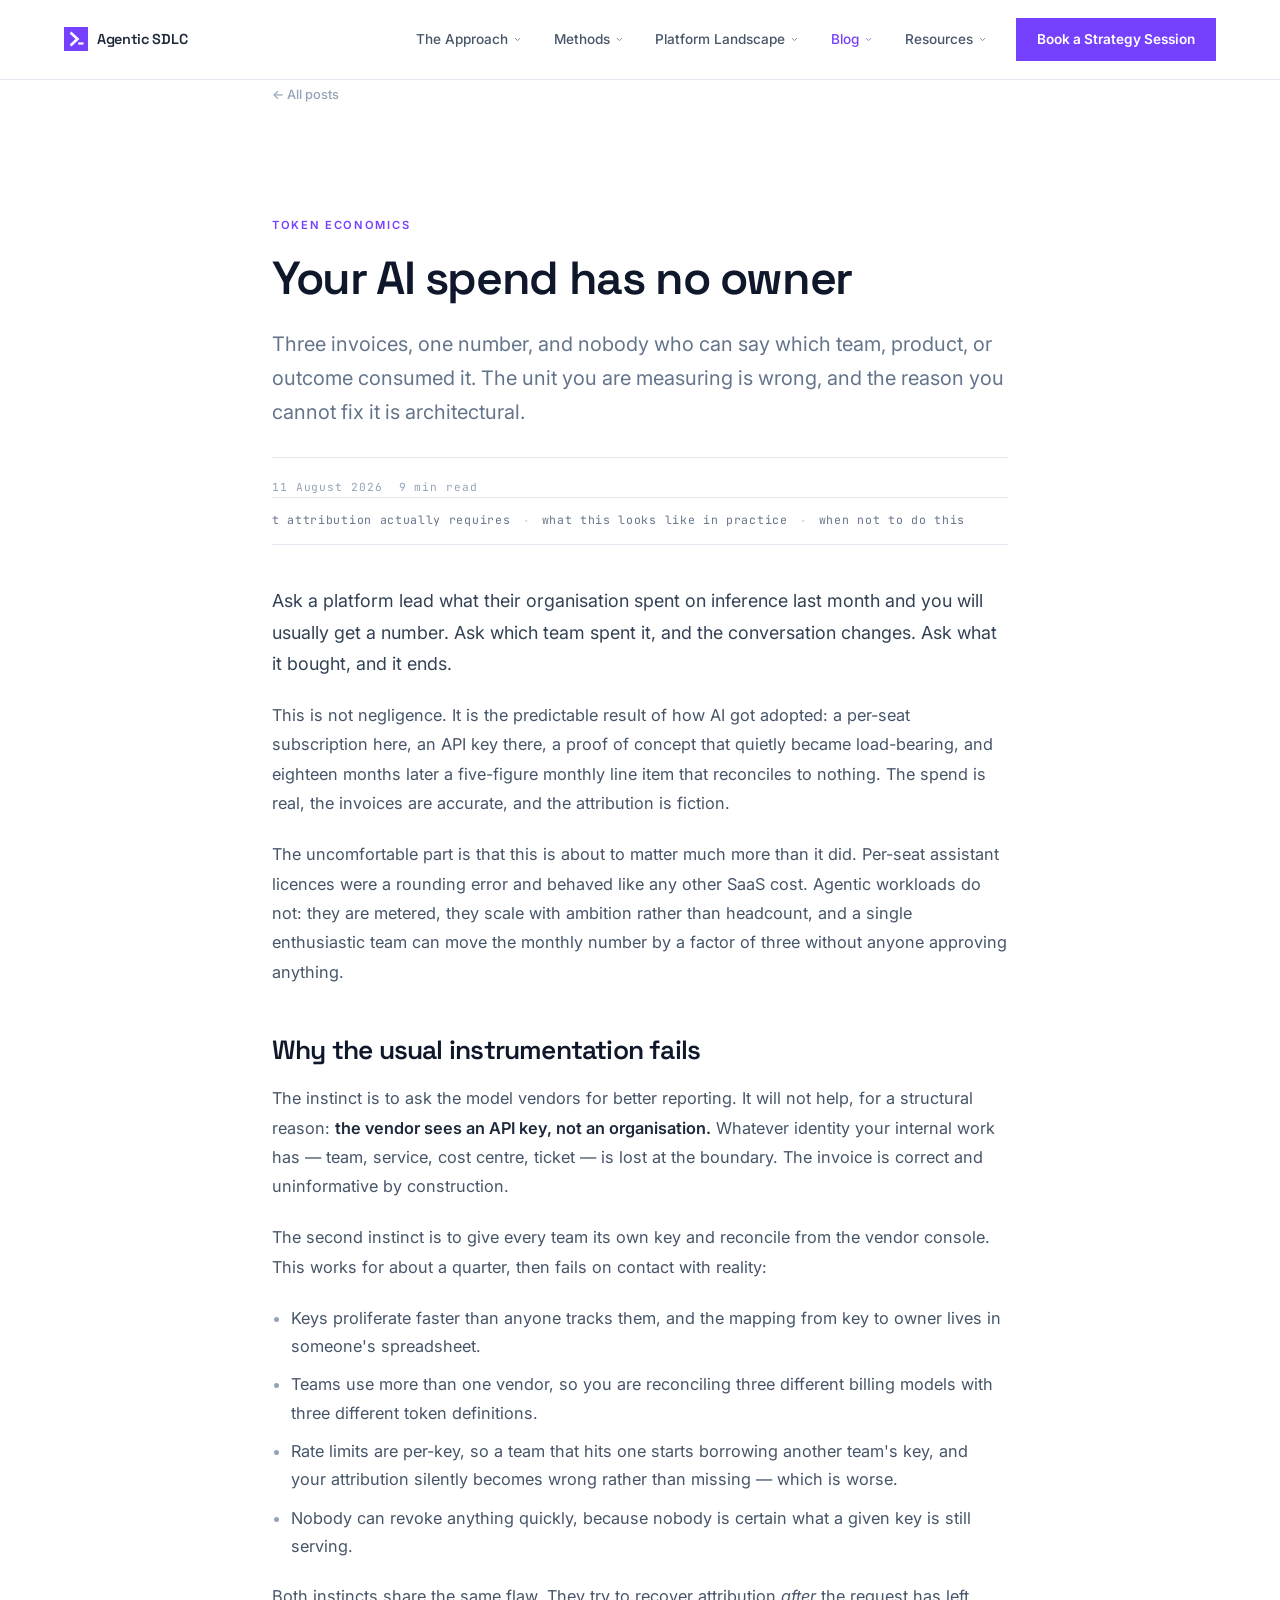
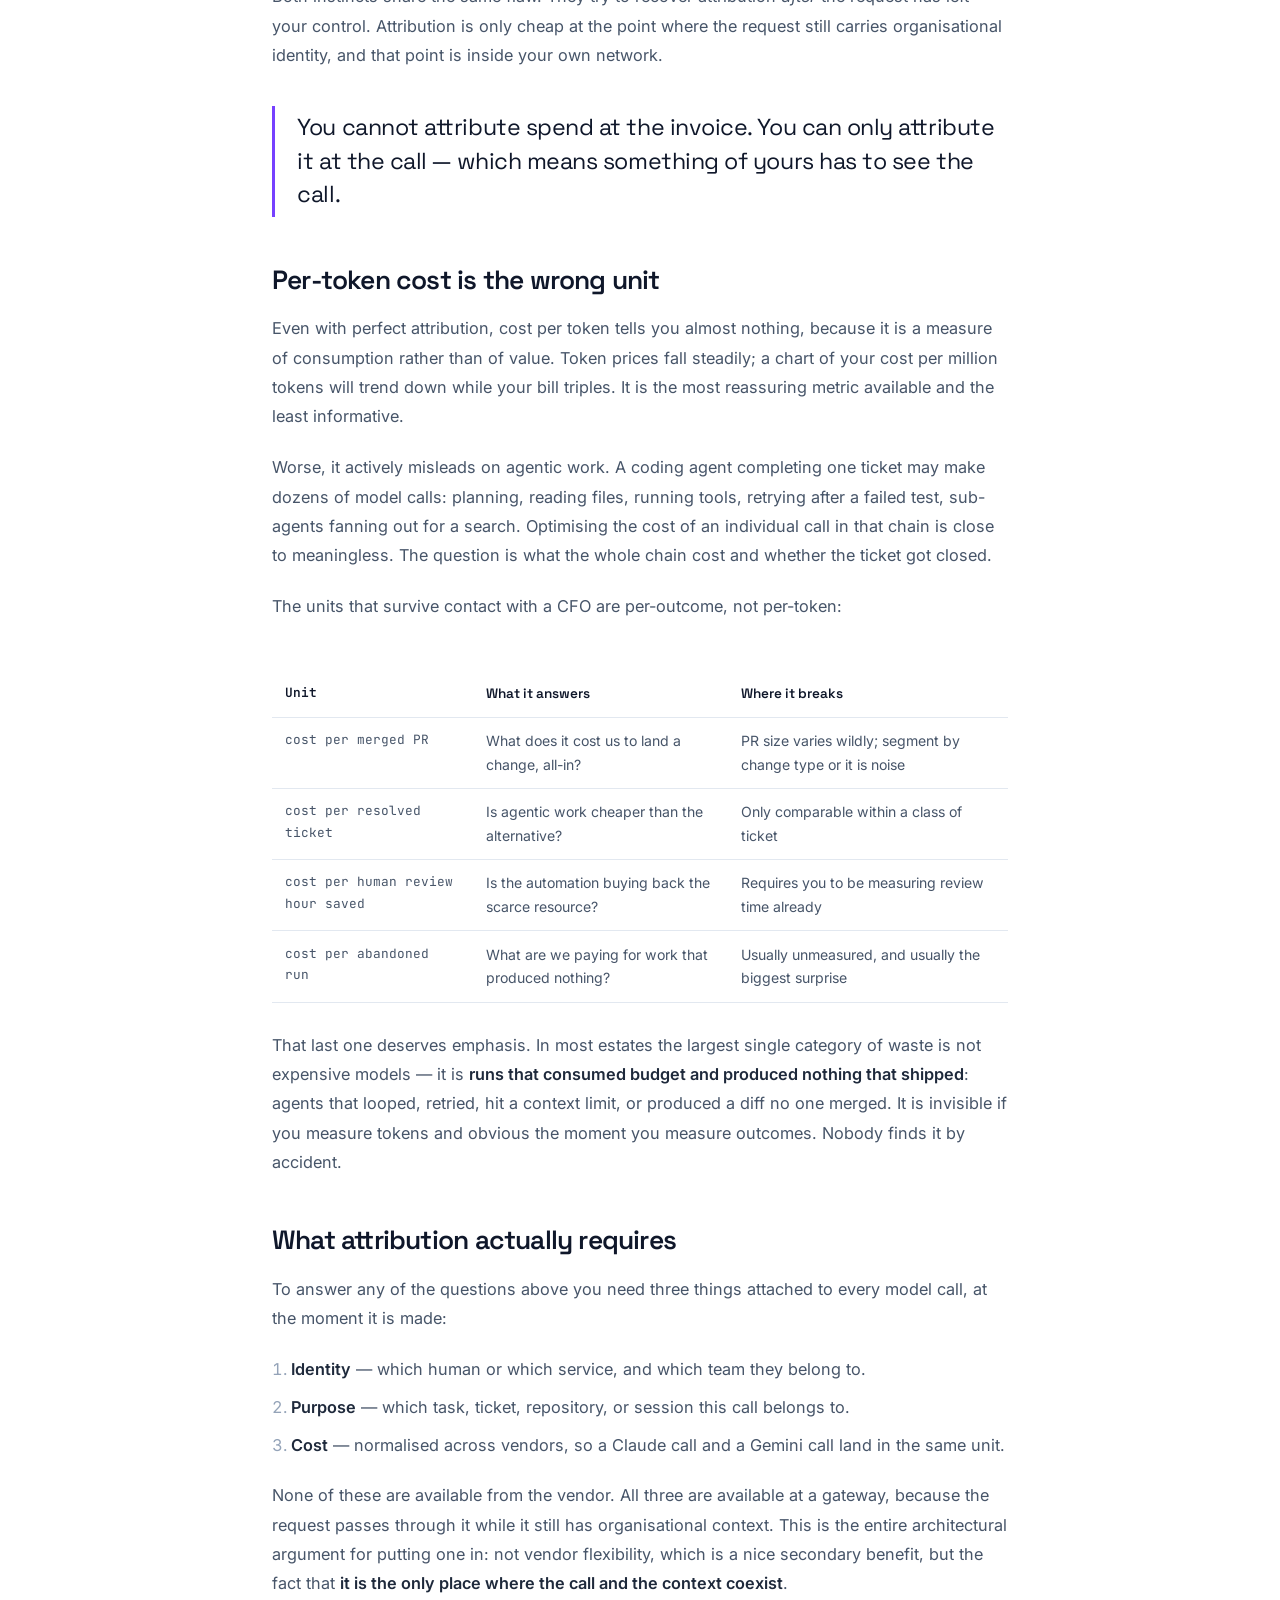
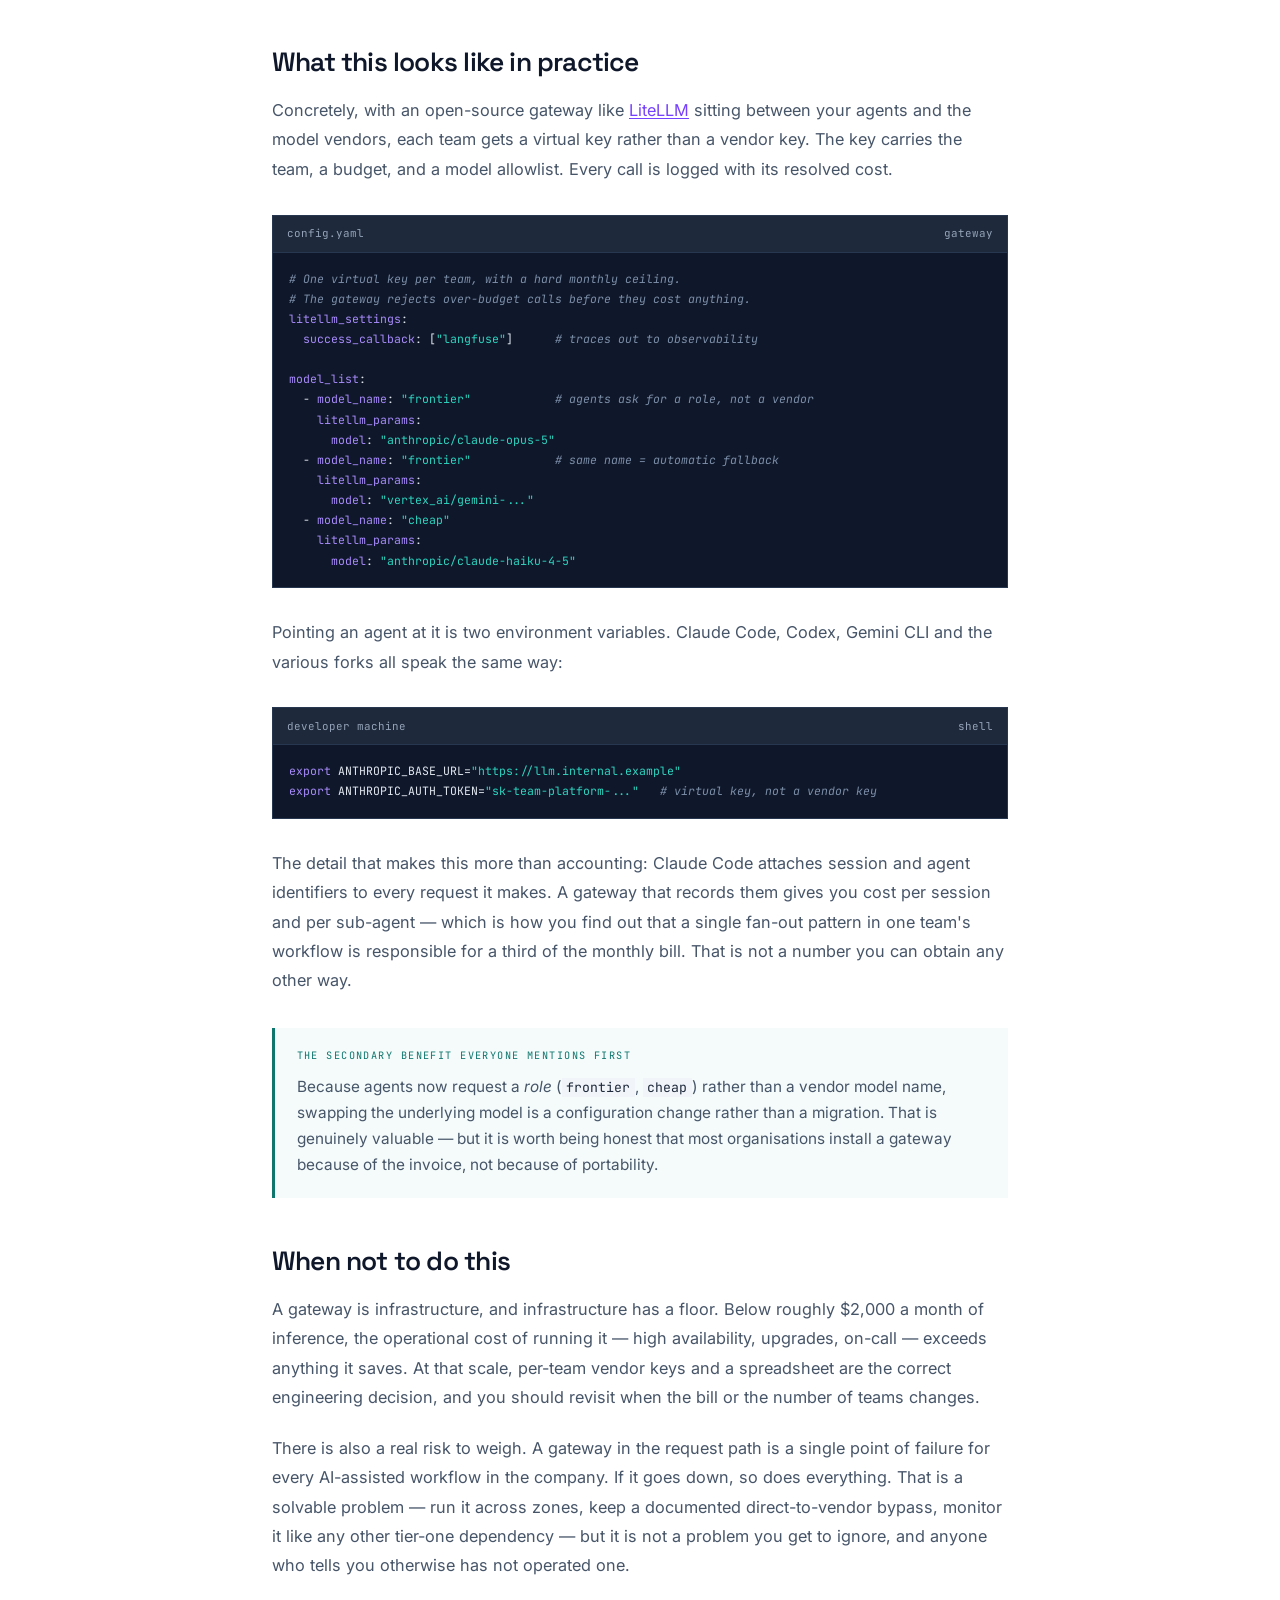
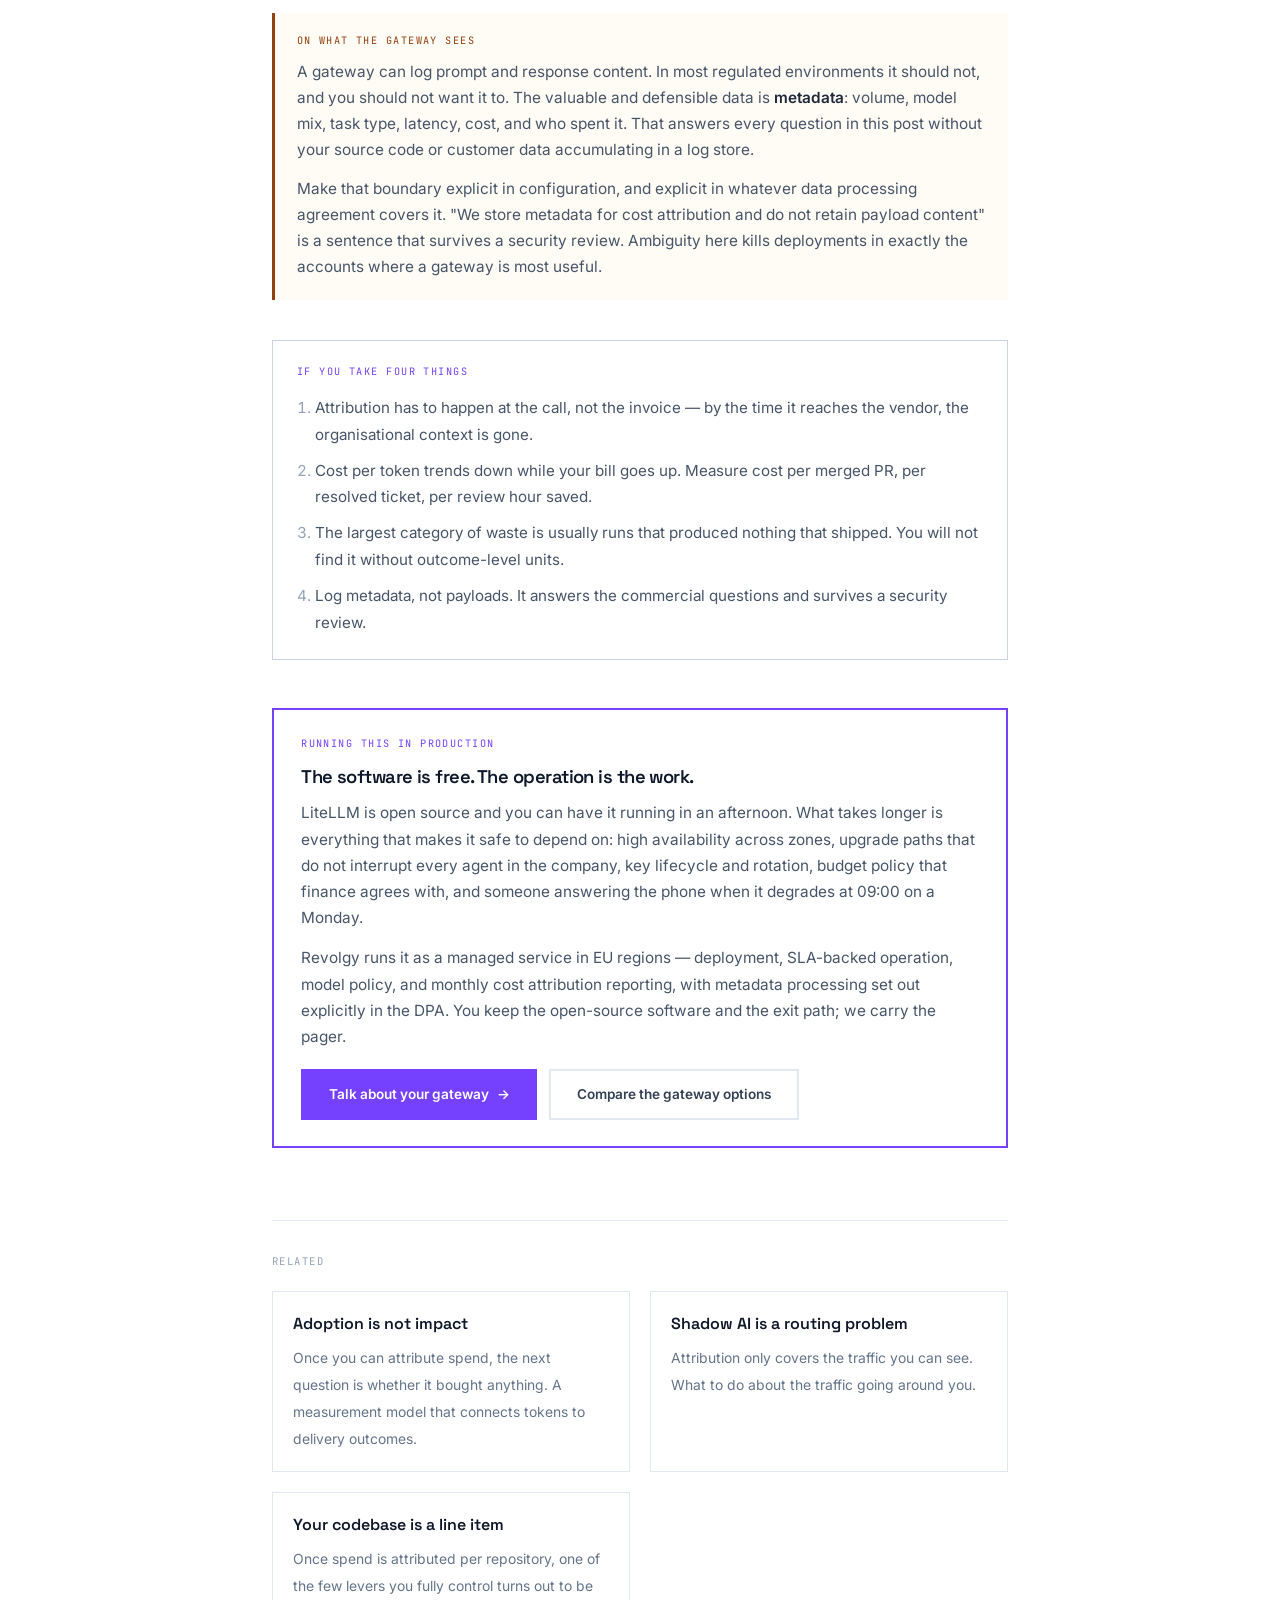
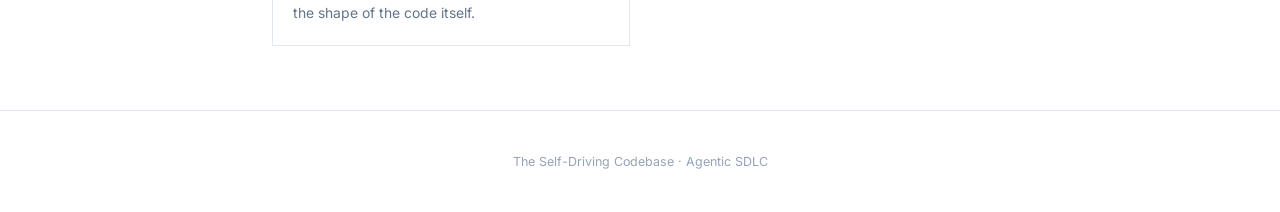
<file: blog-ai-spend-attribution.html>
<!DOCTYPE html>
<html lang="en">
<head>
<meta charset="UTF-8">
<meta name="viewport" content="width=device-width, initial-scale=1.0">
<title>Your AI spend has no owner | Agentic SDLC</title>
<meta name="description" content="Why per-token cost is the wrong unit for AI spend, what the right units are, and the one architectural change that makes per-team and per-outcome attribution possible.">
<link rel="canonical" href="https://secho.github.io/AgenticSDLC/blog-ai-spend-attribution.html">
<meta name="robots" content="index, follow, max-image-preview:large, max-snippet:-1, max-video-preview:-1">
<meta name="keywords" content="AI cost attribution, LLM spend management, token economics, FinOps for AI, LiteLLM virtual keys, cost per merged PR">
<meta name="author" content="Revolgy">
<meta name="theme-color" content="#7640FF">
<link rel="icon" href="favicon.svg" type="image/svg+xml">
<link rel="icon" href="favicon-32.png" sizes="32x32" type="image/png">
<link rel="icon" href="favicon-96.png" sizes="96x96" type="image/png">
<link rel="apple-touch-icon" href="apple-touch-icon.png">
<meta property="og:type" content="article">
<meta property="og:site_name" content="Agentic SDLC">
<meta property="og:locale" content="en_GB">
<meta property="og:url" content="https://secho.github.io/AgenticSDLC/blog-ai-spend-attribution.html">
<meta property="og:title" content="Your AI spend has no owner | Agentic SDLC">
<meta property="og:description" content="Why per-token cost is the wrong unit for AI spend, what the right units are, and the one architectural change that makes per-team and per-outcome attribution possible.">
<meta property="og:image" content="https://secho.github.io/AgenticSDLC/og-image.png">
<meta property="og:image:width" content="1200">
<meta property="og:image:height" content="630">
<meta property="og:image:alt" content="Agentic SDLC — the self-driving codebase">
<meta name="twitter:card" content="summary_large_image">
<meta name="twitter:title" content="Your AI spend has no owner | Agentic SDLC">
<meta name="twitter:description" content="Why per-token cost is the wrong unit for AI spend, what the right units are, and the one architectural change that makes per-team and per-outcome attribution possible.">
<meta name="twitter:image" content="https://secho.github.io/AgenticSDLC/og-image.png">
<link rel="preconnect" href="https://fonts.googleapis.com">
<link rel="preconnect" href="https://fonts.gstatic.com" crossorigin>
<link href="https://fonts.googleapis.com/css2?family=Inter:wght@300;400;500;600;700&family=Space+Grotesk:wght@300;400;500;600;700&family=JetBrains+Mono:wght@400;500&display=swap" rel="stylesheet">
<link rel="stylesheet" href="blog.css">
<script type="application/ld+json">{
  "@context": "https://schema.org",
  "@type": "BlogPosting",
  "headline": "Your AI spend has no owner | Agentic SDLC",
  "description": "Why per-token cost is the wrong unit for AI spend, what the right units are, and the one architectural change that makes per-team and per-outcome attribution possible.",
  "url": "https://secho.github.io/AgenticSDLC/blog-ai-spend-attribution.html",
  "inLanguage": "en-GB",
  "image": "https://secho.github.io/AgenticSDLC/og-image.png",
  "publisher": {
    "@type": "Organization",
    "name": "Revolgy",
    "url": "https://www.revolgy.com/",
    "logo": "https://secho.github.io/AgenticSDLC/icon-512.png"
  },
  "author": {
    "@type": "Organization",
    "name": "Revolgy",
    "url": "https://www.revolgy.com/",
    "logo": "https://secho.github.io/AgenticSDLC/icon-512.png"
  },
  "datePublished": "2026-08-11",
  "dateModified": "2026-09-11",
  "mainEntityOfPage": {
    "@type": "WebPage",
    "@id": "https://secho.github.io/AgenticSDLC/blog-ai-spend-attribution.html"
  }
}</script>
</head>
<body>
<script src="nav.js" defer></script>

<div class="wrap">
<div class="narrow">

  <a href="blog.html" class="back-link">&larr; All posts</a>

  <article>
    <header class="post-hero">
      <span class="label">Token economics</span>
      <h1>Your AI spend has no owner</h1>
      <p class="dek">Three invoices, one number, and nobody who can say which team, product, or outcome consumed it. The unit you are measuring is wrong, and the reason you cannot fix it is architectural.</p>
      <div class="post-meta">
        <span>11 August 2026</span>
        <span>9 min read</span>
      </div>
    </header>

    <nav class="subnav" data-auto=".post-body h2" aria-label="In this post">
      <div class="subnav-inner"></div>
    </nav>

    <div class="post-body">

      <p class="lede">Ask a platform lead what their organisation spent on inference last month and you will usually get a number. Ask which team spent it, and the conversation changes. Ask what it bought, and it ends.</p>

      <p>This is not negligence. It is the predictable result of how AI got adopted: a per-seat subscription here, an API key there, a proof of concept that quietly became load-bearing, and eighteen months later a five-figure monthly line item that reconciles to nothing. The spend is real, the invoices are accurate, and the attribution is fiction.</p>

      <p>The uncomfortable part is that this is about to matter much more than it did. Per-seat assistant licences were a rounding error and behaved like any other SaaS cost. Agentic workloads do not: they are metered, they scale with ambition rather than headcount, and a single enthusiastic team can move the monthly number by a factor of three without anyone approving anything.</p>

      <h2>Why the usual instrumentation fails</h2>

      <p>The instinct is to ask the model vendors for better reporting. It will not help, for a structural reason: <strong>the vendor sees an API key, not an organisation.</strong> Whatever identity your internal work has &mdash; team, service, cost centre, ticket &mdash; is lost at the boundary. The invoice is correct and uninformative by construction.</p>

      <p>The second instinct is to give every team its own key and reconcile from the vendor console. This works for about a quarter, then fails on contact with reality:</p>

      <ul>
        <li>Keys proliferate faster than anyone tracks them, and the mapping from key to owner lives in someone's spreadsheet.</li>
        <li>Teams use more than one vendor, so you are reconciling three different billing models with three different token definitions.</li>
        <li>Rate limits are per-key, so a team that hits one starts borrowing another team's key, and your attribution silently becomes wrong rather than missing &mdash; which is worse.</li>
        <li>Nobody can revoke anything quickly, because nobody is certain what a given key is still serving.</li>
      </ul>

      <p>Both instincts share the same flaw. They try to recover attribution <em>after</em> the request has left your control. Attribution is only cheap at the point where the request still carries organisational identity, and that point is inside your own network.</p>

      <div class="pull">You cannot attribute spend at the invoice. You can only attribute it at the call &mdash; which means something of yours has to see the call.</div>

      <h2>Per-token cost is the wrong unit</h2>

      <p>Even with perfect attribution, cost per token tells you almost nothing, because it is a measure of consumption rather than of value. Token prices fall steadily; a chart of your cost per million tokens will trend down while your bill triples. It is the most reassuring metric available and the least informative.</p>

      <p>Worse, it actively misleads on agentic work. A coding agent completing one ticket may make dozens of model calls: planning, reading files, running tools, retrying after a failed test, sub-agents fanning out for a search. Optimising the cost of an individual call in that chain is close to meaningless. The question is what the whole chain cost and whether the ticket got closed.</p>

      <p>The units that survive contact with a CFO are per-outcome, not per-token:</p>

      <div class="table-scroll">
      <table>
        <thead>
          <tr><th class="m">Unit</th><th>What it answers</th><th>Where it breaks</th></tr>
        </thead>
        <tbody>
          <tr>
            <td class="m">cost per merged PR</td>
            <td>What does it cost us to land a change, all-in?</td>
            <td>PR size varies wildly; segment by change type or it is noise</td>
          </tr>
          <tr>
            <td class="m">cost per resolved ticket</td>
            <td>Is agentic work cheaper than the alternative?</td>
            <td>Only comparable within a class of ticket</td>
          </tr>
          <tr>
            <td class="m">cost per human review hour saved</td>
            <td>Is the automation buying back the scarce resource?</td>
            <td>Requires you to be measuring review time already</td>
          </tr>
          <tr>
            <td class="m">cost per abandoned run</td>
            <td>What are we paying for work that produced nothing?</td>
            <td>Usually unmeasured, and usually the biggest surprise</td>
          </tr>
        </tbody>
      </table>
      </div>

      <p>That last one deserves emphasis. In most estates the largest single category of waste is not expensive models &mdash; it is <strong>runs that consumed budget and produced nothing that shipped</strong>: agents that looped, retried, hit a context limit, or produced a diff no one merged. It is invisible if you measure tokens and obvious the moment you measure outcomes. Nobody finds it by accident.</p>

      <h2>What attribution actually requires</h2>

      <p>To answer any of the questions above you need three things attached to every model call, at the moment it is made:</p>

      <ol>
        <li><strong>Identity</strong> &mdash; which human or which service, and which team they belong to.</li>
        <li><strong>Purpose</strong> &mdash; which task, ticket, repository, or session this call belongs to.</li>
        <li><strong>Cost</strong> &mdash; normalised across vendors, so a Claude call and a Gemini call land in the same unit.</li>
      </ol>

      <p>None of these are available from the vendor. All three are available at a gateway, because the request passes through it while it still has organisational context. This is the entire architectural argument for putting one in: not vendor flexibility, which is a nice secondary benefit, but the fact that <strong>it is the only place where the call and the context coexist</strong>.</p>

      <h2>What this looks like in practice</h2>

      <p>Concretely, with an open-source gateway like <a href="platform-landscape.html#stack">LiteLLM</a> sitting between your agents and the model vendors, each team gets a virtual key rather than a vendor key. The key carries the team, a budget, and a model allowlist. Every call is logged with its resolved cost.</p>

      <div class="term">
        <div class="term-bar"><span>config.yaml</span><span>gateway</span></div>
<pre><span class="c"># One virtual key per team, with a hard monthly ceiling.</span>
<span class="c"># The gateway rejects over-budget calls before they cost anything.</span>
<span class="k">litellm_settings</span>:
  <span class="k">success_callback</span>: [<span class="s">"langfuse"</span>]      <span class="c"># traces out to observability</span>

<span class="k">model_list</span>:
  - <span class="k">model_name</span>: <span class="s">"frontier"</span>            <span class="c"># agents ask for a role, not a vendor</span>
    <span class="k">litellm_params</span>:
      <span class="k">model</span>: <span class="s">"anthropic/claude-opus-5"</span>
  - <span class="k">model_name</span>: <span class="s">"frontier"</span>            <span class="c"># same name = automatic fallback</span>
    <span class="k">litellm_params</span>:
      <span class="k">model</span>: <span class="s">"vertex_ai/gemini-..."</span>
  - <span class="k">model_name</span>: <span class="s">"cheap"</span>
    <span class="k">litellm_params</span>:
      <span class="k">model</span>: <span class="s">"anthropic/claude-haiku-4-5"</span></pre>
      </div>

      <p>Pointing an agent at it is two environment variables. Claude Code, Codex, Gemini CLI and the various forks all speak the same way:</p>

      <div class="term">
        <div class="term-bar"><span>developer machine</span><span>shell</span></div>
<pre><span class="k">export</span> ANTHROPIC_BASE_URL=<span class="s">"https://llm.internal.example"</span>
<span class="k">export</span> ANTHROPIC_AUTH_TOKEN=<span class="s">"sk-team-platform-..."</span>   <span class="c"># virtual key, not a vendor key</span></pre>
      </div>

      <p>The detail that makes this more than accounting: Claude Code attaches session and agent identifiers to every request it makes. A gateway that records them gives you cost per session and per sub-agent &mdash; which is how you find out that a single fan-out pattern in one team's workflow is responsible for a third of the monthly bill. That is not a number you can obtain any other way.</p>

      <div class="callout good">
        <span class="k">The secondary benefit everyone mentions first</span>
        <p>Because agents now request a <em>role</em> (<code>frontier</code>, <code>cheap</code>) rather than a vendor model name, swapping the underlying model is a configuration change rather than a migration. That is genuinely valuable &mdash; but it is worth being honest that most organisations install a gateway because of the invoice, not because of portability.</p>
      </div>

      <h2>When not to do this</h2>

      <p>A gateway is infrastructure, and infrastructure has a floor. Below roughly $2,000 a month of inference, the operational cost of running it &mdash; high availability, upgrades, on-call &mdash; exceeds anything it saves. At that scale, per-team vendor keys and a spreadsheet are the correct engineering decision, and you should revisit when the bill or the number of teams changes.</p>

      <p>There is also a real risk to weigh. A gateway in the request path is a single point of failure for every AI-assisted workflow in the company. If it goes down, so does everything. That is a solvable problem &mdash; run it across zones, keep a documented direct-to-vendor bypass, monitor it like any other tier-one dependency &mdash; but it is not a problem you get to ignore, and anyone who tells you otherwise has not operated one.</p>

      <div class="callout warn">
        <span class="k">On what the gateway sees</span>
        <p>A gateway can log prompt and response content. In most regulated environments it should not, and you should not want it to. The valuable and defensible data is <strong>metadata</strong>: volume, model mix, task type, latency, cost, and who spent it. That answers every question in this post without your source code or customer data accumulating in a log store.</p>
        <p>Make that boundary explicit in configuration, and explicit in whatever data processing agreement covers it. "We store metadata for cost attribution and do not retain payload content" is a sentence that survives a security review. Ambiguity here kills deployments in exactly the accounts where a gateway is most useful.</p>
      </div>

      <div class="takeaways">
        <div class="k">If you take four things</div>
        <ol>
          <li>Attribution has to happen at the call, not the invoice &mdash; by the time it reaches the vendor, the organisational context is gone.</li>
          <li>Cost per token trends down while your bill goes up. Measure cost per merged PR, per resolved ticket, per review hour saved.</li>
          <li>The largest category of waste is usually runs that produced nothing that shipped. You will not find it without outcome-level units.</li>
          <li>Log metadata, not payloads. It answers the commercial questions and survives a security review.</li>
        </ol>
      </div>

      <div class="operated">
        <div class="k">Running this in production</div>
        <h3>The software is free. The operation is the work.</h3>
        <p>LiteLLM is open source and you can have it running in an afternoon. What takes longer is everything that makes it safe to depend on: high availability across zones, upgrade paths that do not interrupt every agent in the company, key lifecycle and rotation, budget policy that finance agrees with, and someone answering the phone when it degrades at 09:00 on a Monday.</p>
        <p>Revolgy runs it as a managed service in EU regions &mdash; deployment, SLA-backed operation, model policy, and monthly cost attribution reporting, with metadata processing set out explicitly in the DPA. You keep the open-source software and the exit path; we carry the pager.</p>
        <div class="actions">
          <a href="index.html#cta" class="btn btn--primary">Talk about your gateway <span aria-hidden="true">&rarr;</span></a>
          <a href="platform-landscape.html#stack" class="btn btn--outline">Compare the gateway options</a>
        </div>
      </div>

    </div>
  </article>

  <div class="related">
    <div class="k">Related</div>
    <div class="related-grid">
      <a href="blog-measuring-ai-impact.html">
        <span class="t">Adoption is not impact</span>
        <span class="d">Once you can attribute spend, the next question is whether it bought anything. A measurement model that connects tokens to delivery outcomes.</span>
      </a>
      <a href="blog-shadow-ai.html">
        <span class="t">Shadow AI is a routing problem</span>
        <span class="d">Attribution only covers the traffic you can see. What to do about the traffic going around you.</span>
      </a>
      <a href="blog-codebase-structure-cost.html">
        <span class="t">Your codebase is a line item</span>
        <span class="d">Once spend is attributed per repository, one of the few levers you fully control turns out to be the shape of the code itself.</span>
      </a>
    </div>
  </div>

</div>
</div>

<footer>
  <p>The Self-Driving Codebase &middot; Agentic SDLC</p>
</footer>

</body>
</html>
</file>
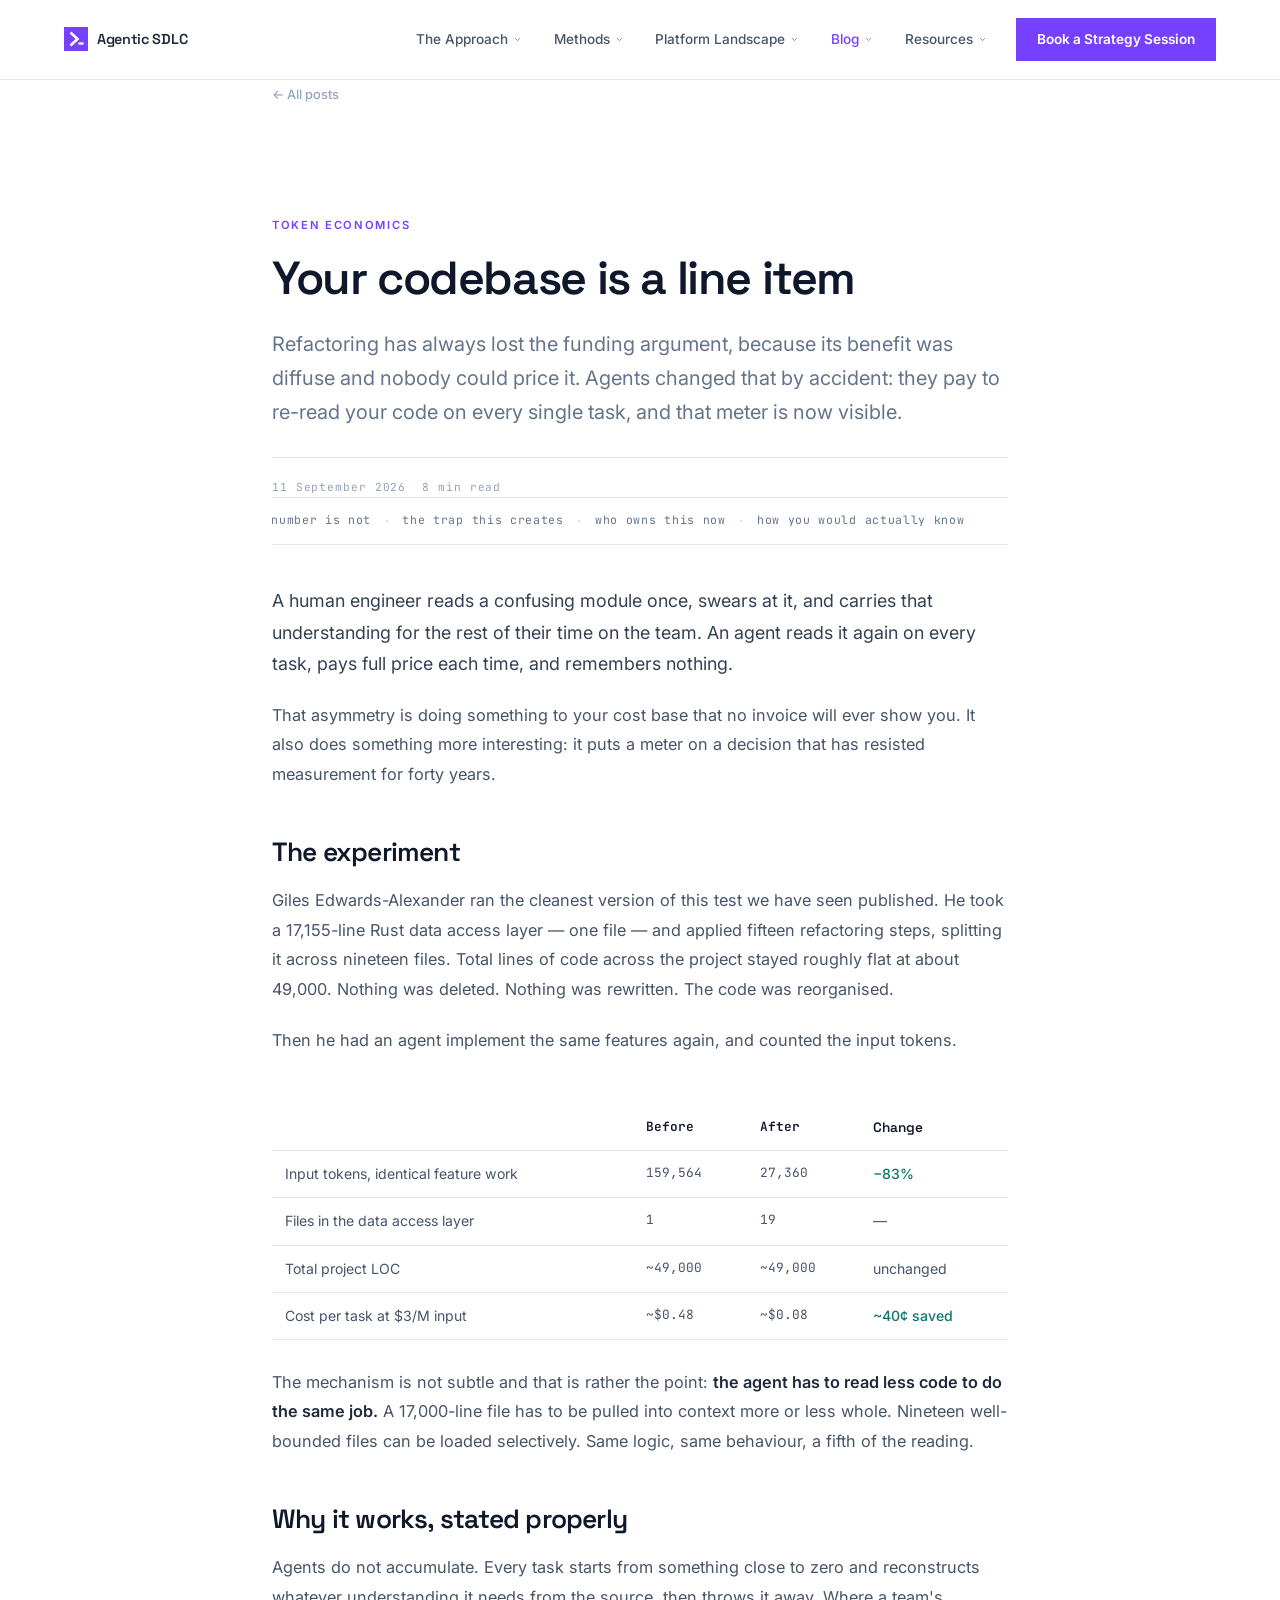
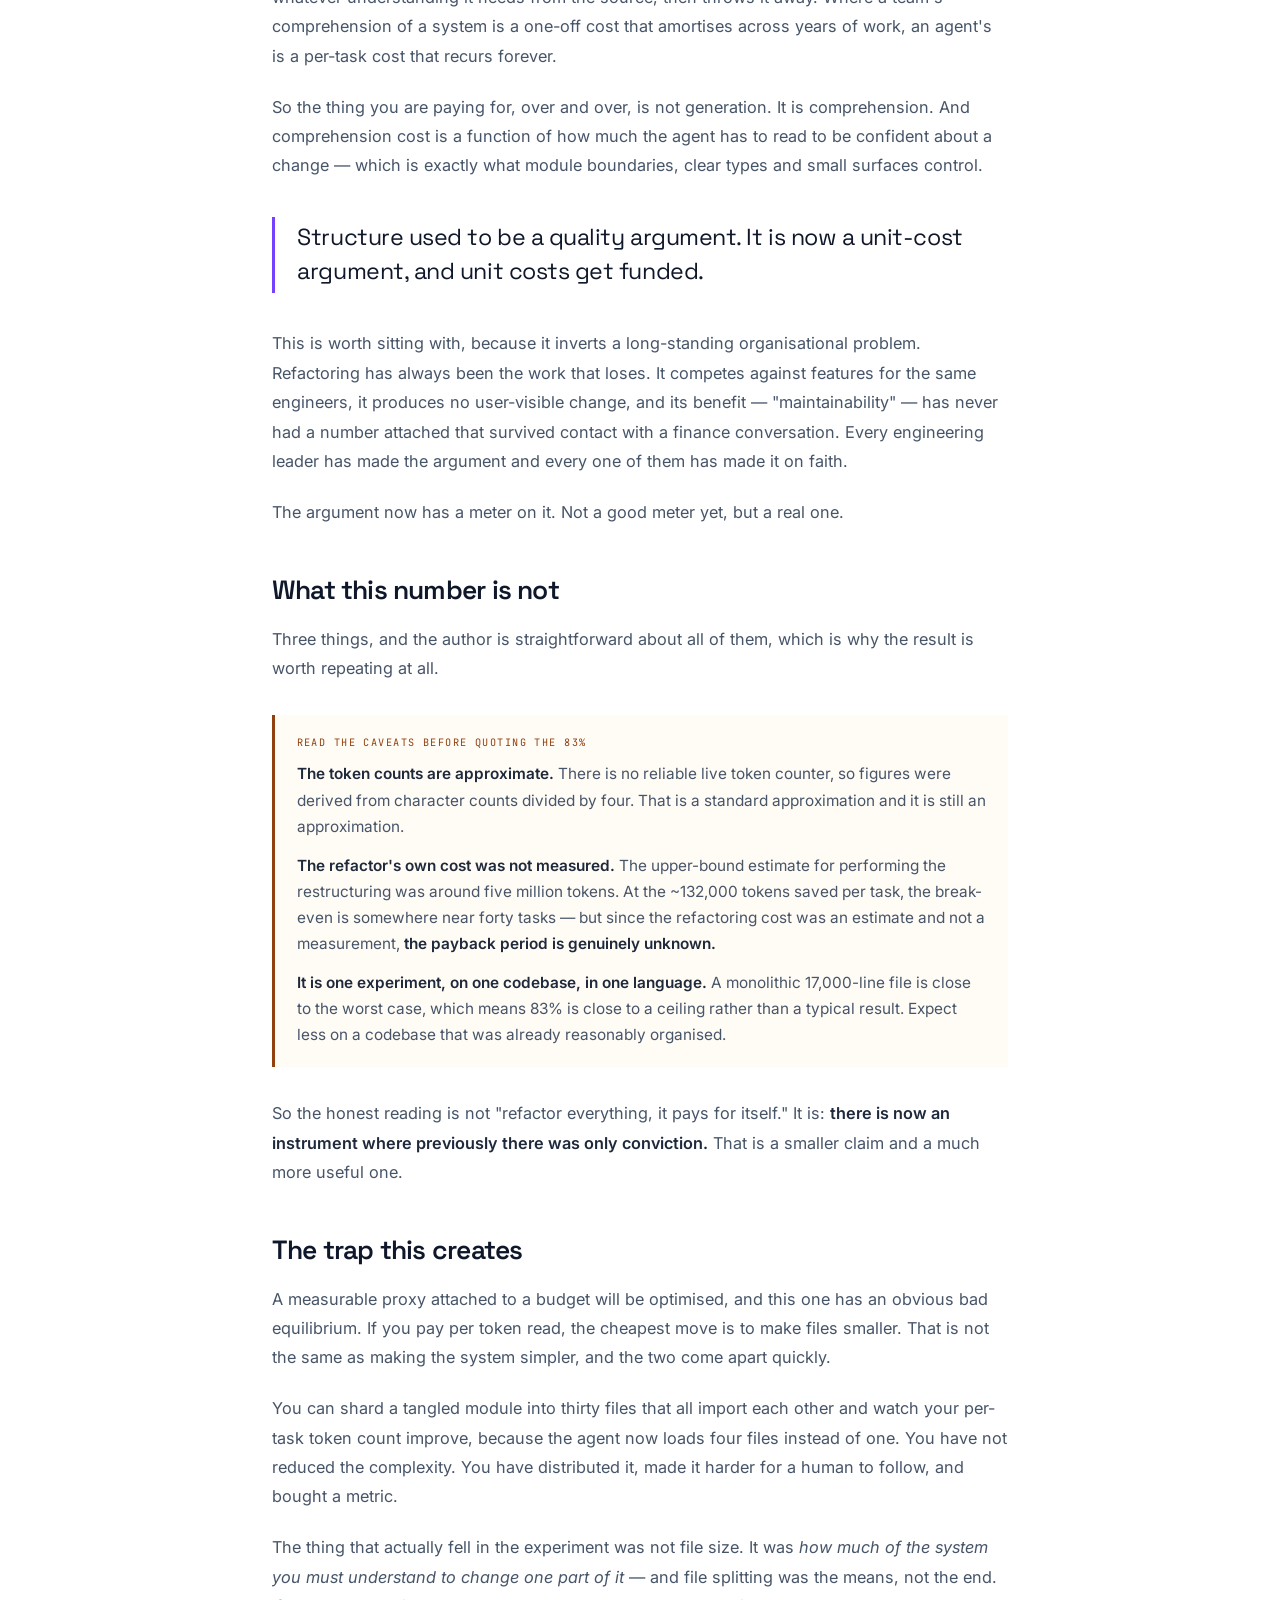
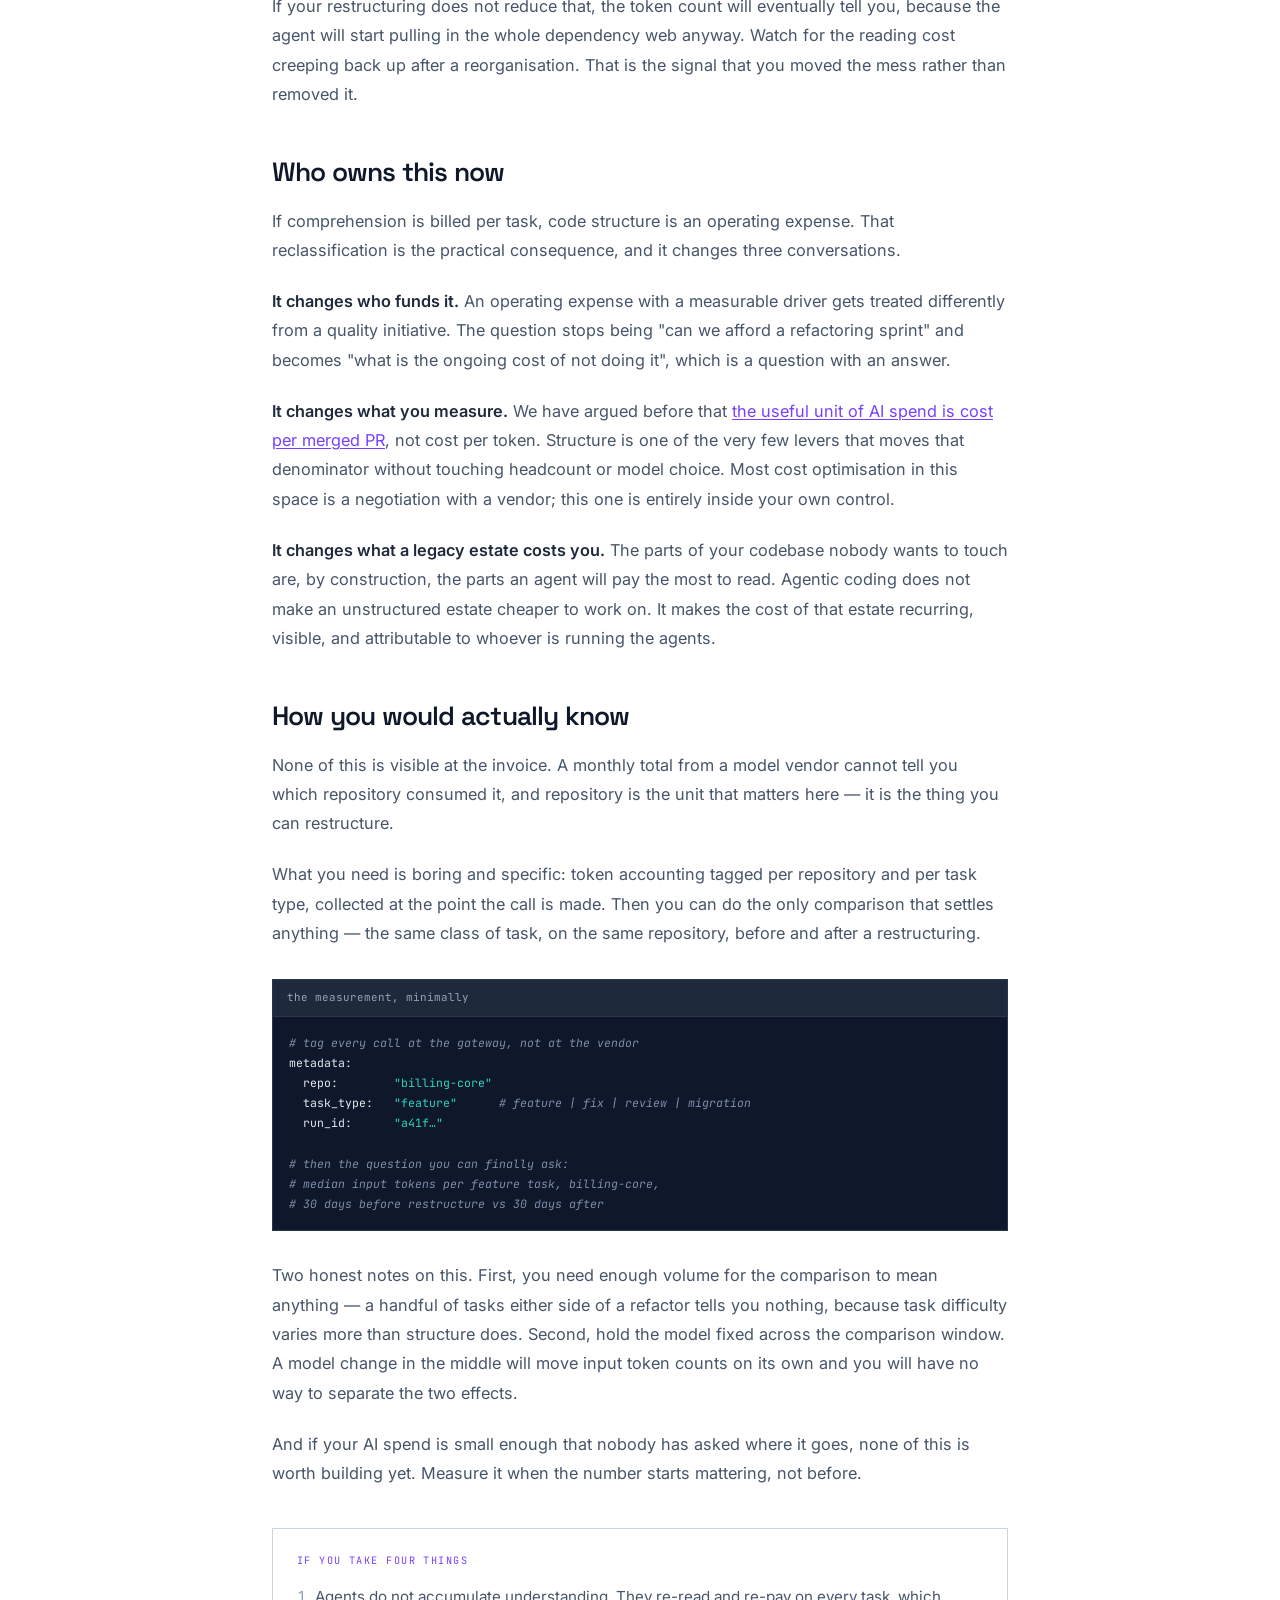
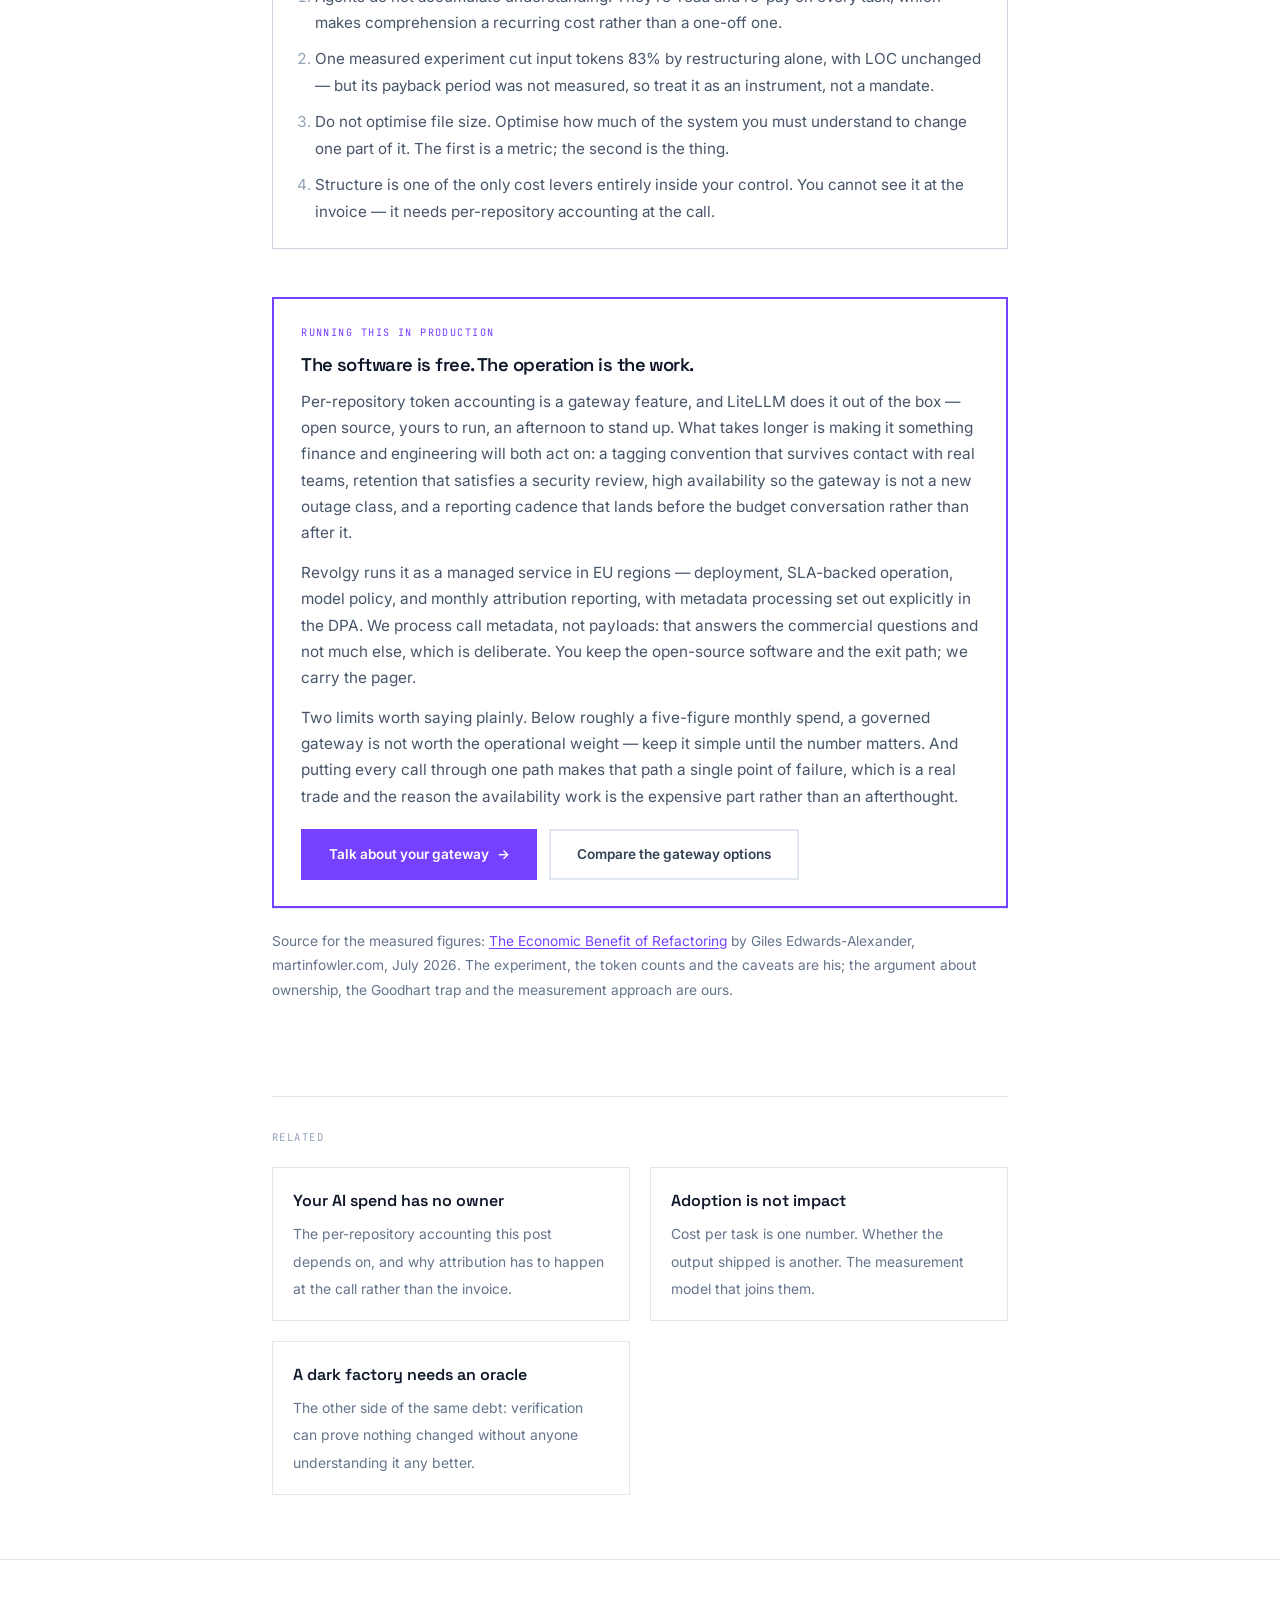
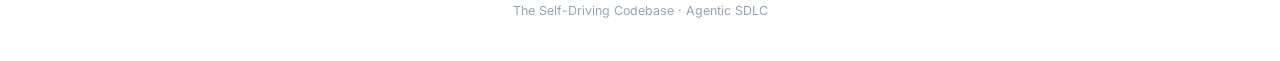
<file: blog-codebase-structure-cost.html>
<!DOCTYPE html>
<html lang="en">
<head>
<meta charset="UTF-8">
<meta name="viewport" content="width=device-width, initial-scale=1.0">
<title>Your codebase is a line item | Agentic SDLC</title>
<meta name="description" content="Agents pay to re-read your code on every task. A measured experiment cut input tokens 83% by restructuring alone — which turns code structure from a quality argument into an operating expense with a meter on it.">
<link rel="canonical" href="https://secho.github.io/AgenticSDLC/blog-codebase-structure-cost.html">
<meta name="robots" content="index, follow, max-image-preview:large, max-snippet:-1, max-video-preview:-1">
<meta name="keywords" content="AI coding cost, token consumption refactoring, context window cost, codebase structure, agentic coding economics, technical debt AI">
<meta name="author" content="Revolgy">
<meta name="theme-color" content="#7640FF">
<link rel="icon" href="favicon.svg" type="image/svg+xml">
<link rel="icon" href="favicon-32.png" sizes="32x32" type="image/png">
<link rel="icon" href="favicon-96.png" sizes="96x96" type="image/png">
<link rel="apple-touch-icon" href="apple-touch-icon.png">
<meta property="og:type" content="article">
<meta property="og:site_name" content="Agentic SDLC">
<meta property="og:locale" content="en_GB">
<meta property="og:url" content="https://secho.github.io/AgenticSDLC/blog-codebase-structure-cost.html">
<meta property="og:title" content="Your codebase is a line item | Agentic SDLC">
<meta property="og:description" content="Agents pay to re-read your code on every task. A measured experiment cut input tokens 83% by restructuring alone — which turns code structure from a quality argument into an operating expense with a meter on it.">
<meta property="og:image" content="https://secho.github.io/AgenticSDLC/og-image.png">
<meta property="og:image:width" content="1200">
<meta property="og:image:height" content="630">
<meta property="og:image:alt" content="Agentic SDLC — the self-driving codebase">
<meta name="twitter:card" content="summary_large_image">
<meta name="twitter:title" content="Your codebase is a line item | Agentic SDLC">
<meta name="twitter:description" content="Agents pay to re-read your code on every task. A measured experiment cut input tokens 83% by restructuring alone — which turns code structure from a quality argument into an operating expense with a meter on it.">
<meta name="twitter:image" content="https://secho.github.io/AgenticSDLC/og-image.png">
<link rel="preconnect" href="https://fonts.googleapis.com">
<link rel="preconnect" href="https://fonts.gstatic.com" crossorigin>
<link href="https://fonts.googleapis.com/css2?family=Inter:wght@300;400;500;600;700&family=Space+Grotesk:wght@300;400;500;600;700&family=JetBrains+Mono:wght@400;500&display=swap" rel="stylesheet">
<link rel="stylesheet" href="blog.css">
<script type="application/ld+json">{
  "@context": "https://schema.org",
  "@type": "BlogPosting",
  "headline": "Your codebase is a line item | Agentic SDLC",
  "description": "Agents pay to re-read your code on every task. A measured experiment cut input tokens 83% by restructuring alone — which turns code structure from a quality argument into an operating expense with a meter on it.",
  "url": "https://secho.github.io/AgenticSDLC/blog-codebase-structure-cost.html",
  "inLanguage": "en-GB",
  "image": "https://secho.github.io/AgenticSDLC/og-image.png",
  "publisher": {
    "@type": "Organization",
    "name": "Revolgy",
    "url": "https://www.revolgy.com/",
    "logo": "https://secho.github.io/AgenticSDLC/icon-512.png"
  },
  "author": {
    "@type": "Organization",
    "name": "Revolgy",
    "url": "https://www.revolgy.com/",
    "logo": "https://secho.github.io/AgenticSDLC/icon-512.png"
  },
  "datePublished": "2026-09-11",
  "dateModified": "2026-09-11",
  "mainEntityOfPage": {
    "@type": "WebPage",
    "@id": "https://secho.github.io/AgenticSDLC/blog-codebase-structure-cost.html"
  }
}</script>
</head>
<body>
<script src="nav.js" defer></script>

<div class="wrap">
<div class="narrow">

  <a href="blog.html" class="back-link">&larr; All posts</a>

  <article>
    <header class="post-hero">
      <span class="label">Token economics</span>
      <h1>Your codebase is a line item</h1>
      <p class="dek">Refactoring has always lost the funding argument, because its benefit was diffuse and nobody could price it. Agents changed that by accident: they pay to re-read your code on every single task, and that meter is now visible.</p>
      <div class="post-meta">
        <span>11 September 2026</span>
        <span>8 min read</span>
      </div>
    </header>

    <nav class="subnav" data-auto=".post-body h2" aria-label="In this post">
      <div class="subnav-inner"></div>
    </nav>

    <div class="post-body">

      <p class="lede">A human engineer reads a confusing module once, swears at it, and carries that understanding for the rest of their time on the team. An agent reads it again on every task, pays full price each time, and remembers nothing.</p>

      <p>That asymmetry is doing something to your cost base that no invoice will ever show you. It also does something more interesting: it puts a meter on a decision that has resisted measurement for forty years.</p>

      <h2>The experiment</h2>

      <p>Giles Edwards-Alexander ran the cleanest version of this test we have seen published. He took a 17,155-line Rust data access layer &mdash; one file &mdash; and applied fifteen refactoring steps, splitting it across nineteen files. Total lines of code across the project stayed roughly flat at about 49,000. Nothing was deleted. Nothing was rewritten. The code was reorganised.</p>

      <p>Then he had an agent implement the same features again, and counted the input tokens.</p>

      <div class="table-scroll">
        <table>
          <thead><tr><th>&nbsp;</th><th class="m">Before</th><th class="m">After</th><th>Change</th></tr></thead>
          <tbody>
            <tr><td>Input tokens, identical feature work</td><td class="m">159,564</td><td class="m">27,360</td><td><span class="yes">&minus;83%</span></td></tr>
            <tr><td>Files in the data access layer</td><td class="m">1</td><td class="m">19</td><td>&mdash;</td></tr>
            <tr><td>Total project LOC</td><td class="m">~49,000</td><td class="m">~49,000</td><td>unchanged</td></tr>
            <tr><td>Cost per task at $3/M input</td><td class="m">~$0.48</td><td class="m">~$0.08</td><td><span class="yes">~40&cent; saved</span></td></tr>
          </tbody>
        </table>
      </div>

      <p>The mechanism is not subtle and that is rather the point: <strong>the agent has to read less code to do the same job.</strong> A 17,000-line file has to be pulled into context more or less whole. Nineteen well-bounded files can be loaded selectively. Same logic, same behaviour, a fifth of the reading.</p>

      <h2>Why it works, stated properly</h2>

      <p>Agents do not accumulate. Every task starts from something close to zero and reconstructs whatever understanding it needs from the source, then throws it away. Where a team's comprehension of a system is a one-off cost that amortises across years of work, an agent's is a per-task cost that recurs forever.</p>

      <p>So the thing you are paying for, over and over, is not generation. It is comprehension. And comprehension cost is a function of how much the agent has to read to be confident about a change &mdash; which is exactly what module boundaries, clear types and small surfaces control.</p>

      <div class="pull">Structure used to be a quality argument. It is now a unit-cost argument, and unit costs get funded.</div>

      <p>This is worth sitting with, because it inverts a long-standing organisational problem. Refactoring has always been the work that loses. It competes against features for the same engineers, it produces no user-visible change, and its benefit &mdash; "maintainability" &mdash; has never had a number attached that survived contact with a finance conversation. Every engineering leader has made the argument and every one of them has made it on faith.</p>

      <p>The argument now has a meter on it. Not a good meter yet, but a real one.</p>

      <h2>What this number is not</h2>

      <p>Three things, and the author is straightforward about all of them, which is why the result is worth repeating at all.</p>

      <div class="callout warn">
        <span class="k">Read the caveats before quoting the 83%</span>
        <p><strong>The token counts are approximate.</strong> There is no reliable live token counter, so figures were derived from character counts divided by four. That is a standard approximation and it is still an approximation.</p>
        <p><strong>The refactor's own cost was not measured.</strong> The upper-bound estimate for performing the restructuring was around five million tokens. At the ~132,000 tokens saved per task, the break-even is somewhere near forty tasks &mdash; but since the refactoring cost was an estimate and not a measurement, <strong>the payback period is genuinely unknown.</strong></p>
        <p><strong>It is one experiment, on one codebase, in one language.</strong> A monolithic 17,000-line file is close to the worst case, which means 83% is close to a ceiling rather than a typical result. Expect less on a codebase that was already reasonably organised.</p>
      </div>

      <p>So the honest reading is not "refactor everything, it pays for itself." It is: <strong>there is now an instrument where previously there was only conviction.</strong> That is a smaller claim and a much more useful one.</p>

      <h2>The trap this creates</h2>

      <p>A measurable proxy attached to a budget will be optimised, and this one has an obvious bad equilibrium. If you pay per token read, the cheapest move is to make files smaller. That is not the same as making the system simpler, and the two come apart quickly.</p>

      <p>You can shard a tangled module into thirty files that all import each other and watch your per-task token count improve, because the agent now loads four files instead of one. You have not reduced the complexity. You have distributed it, made it harder for a human to follow, and bought a metric.</p>

      <p>The thing that actually fell in the experiment was not file size. It was <em>how much of the system you must understand to change one part of it</em> &mdash; and file splitting was the means, not the end. If your restructuring does not reduce that, the token count will eventually tell you, because the agent will start pulling in the whole dependency web anyway. Watch for the reading cost creeping back up after a reorganisation. That is the signal that you moved the mess rather than removed it.</p>

      <h2>Who owns this now</h2>

      <p>If comprehension is billed per task, code structure is an operating expense. That reclassification is the practical consequence, and it changes three conversations.</p>

      <p><strong>It changes who funds it.</strong> An operating expense with a measurable driver gets treated differently from a quality initiative. The question stops being "can we afford a refactoring sprint" and becomes "what is the ongoing cost of not doing it", which is a question with an answer.</p>

      <p><strong>It changes what you measure.</strong> We have argued before that <a href="blog-ai-spend-attribution.html">the useful unit of AI spend is cost per merged PR</a>, not cost per token. Structure is one of the very few levers that moves that denominator without touching headcount or model choice. Most cost optimisation in this space is a negotiation with a vendor; this one is entirely inside your own control.</p>

      <p><strong>It changes what a legacy estate costs you.</strong> The parts of your codebase nobody wants to touch are, by construction, the parts an agent will pay the most to read. Agentic coding does not make an unstructured estate cheaper to work on. It makes the cost of that estate recurring, visible, and attributable to whoever is running the agents.</p>

      <h2>How you would actually know</h2>

      <p>None of this is visible at the invoice. A monthly total from a model vendor cannot tell you which repository consumed it, and repository is the unit that matters here &mdash; it is the thing you can restructure.</p>

      <p>What you need is boring and specific: token accounting tagged per repository and per task type, collected at the point the call is made. Then you can do the only comparison that settles anything &mdash; the same class of task, on the same repository, before and after a restructuring.</p>

      <div class="term">
        <div class="term-bar">the measurement, minimally</div>
<pre><span class="c"># tag every call at the gateway, not at the vendor</span>
metadata:
  repo:        <span class="s">"billing-core"</span>
  task_type:   <span class="s">"feature"</span>      <span class="c"># feature | fix | review | migration</span>
  run_id:      <span class="s">"a41f…"</span>

<span class="c"># then the question you can finally ask:</span>
<span class="c"># median input tokens per feature task, billing-core,</span>
<span class="c"># 30 days before restructure vs 30 days after</span></pre>
      </div>

      <p>Two honest notes on this. First, you need enough volume for the comparison to mean anything &mdash; a handful of tasks either side of a refactor tells you nothing, because task difficulty varies more than structure does. Second, hold the model fixed across the comparison window. A model change in the middle will move input token counts on its own and you will have no way to separate the two effects.</p>

      <p>And if your AI spend is small enough that nobody has asked where it goes, none of this is worth building yet. Measure it when the number starts mattering, not before.</p>

      <div class="takeaways">
        <div class="k">If you take four things</div>
        <ol>
          <li>Agents do not accumulate understanding. They re-read and re-pay on every task, which makes comprehension a recurring cost rather than a one-off one.</li>
          <li>One measured experiment cut input tokens 83% by restructuring alone, with LOC unchanged &mdash; but its payback period was not measured, so treat it as an instrument, not a mandate.</li>
          <li>Do not optimise file size. Optimise how much of the system you must understand to change one part of it. The first is a metric; the second is the thing.</li>
          <li>Structure is one of the only cost levers entirely inside your control. You cannot see it at the invoice &mdash; it needs per-repository accounting at the call.</li>
        </ol>
      </div>

      <div class="operated">
        <div class="k">Running this in production</div>
        <h3>The software is free. The operation is the work.</h3>
        <p>Per-repository token accounting is a gateway feature, and LiteLLM does it out of the box &mdash; open source, yours to run, an afternoon to stand up. What takes longer is making it something finance and engineering will both act on: a tagging convention that survives contact with real teams, retention that satisfies a security review, high availability so the gateway is not a new outage class, and a reporting cadence that lands before the budget conversation rather than after it.</p>
        <p>Revolgy runs it as a managed service in EU regions &mdash; deployment, SLA-backed operation, model policy, and monthly attribution reporting, with metadata processing set out explicitly in the DPA. We process call metadata, not payloads: that answers the commercial questions and not much else, which is deliberate. You keep the open-source software and the exit path; we carry the pager.</p>
        <p>Two limits worth saying plainly. Below roughly a five-figure monthly spend, a governed gateway is not worth the operational weight &mdash; keep it simple until the number matters. And putting every call through one path makes that path a single point of failure, which is a real trade and the reason the availability work is the expensive part rather than an afterthought.</p>
        <div class="actions">
          <a href="index.html#cta" class="btn btn--primary">Talk about your gateway <span aria-hidden="true">&rarr;</span></a>
          <a href="platform-landscape.html#stack" class="btn btn--outline">Compare the gateway options</a>
        </div>
      </div>

      <p style="font-size:0.86rem;color:var(--slate-500);border-top:1px solid var(--slate-200);padding-top:1.25rem;">Source for the measured figures: <a href="https://martinfowler.com/articles/exploring-gen-ai/refactoring-economic-benefit.html" target="_blank" rel="noopener">The Economic Benefit of Refactoring</a> by Giles Edwards-Alexander, martinfowler.com, July 2026. The experiment, the token counts and the caveats are his; the argument about ownership, the Goodhart trap and the measurement approach are ours.</p>

    </div>
  </article>

  <div class="related">
    <div class="k">Related</div>
    <div class="related-grid">
      <a href="blog-ai-spend-attribution.html">
        <span class="t">Your AI spend has no owner</span>
        <span class="d">The per-repository accounting this post depends on, and why attribution has to happen at the call rather than the invoice.</span>
      </a>
      <a href="blog-measuring-ai-impact.html">
        <span class="t">Adoption is not impact</span>
        <span class="d">Cost per task is one number. Whether the output shipped is another. The measurement model that joins them.</span>
      </a>
      <a href="blog-dark-factory-oracle.html">
        <span class="t">A dark factory needs an oracle</span>
        <span class="d">The other side of the same debt: verification can prove nothing changed without anyone understanding it any better.</span>
      </a>
    </div>
  </div>

</div>
</div>

<footer>
  <p>The Self-Driving Codebase &middot; Agentic SDLC</p>
</footer>

</body>
</html>
</file>
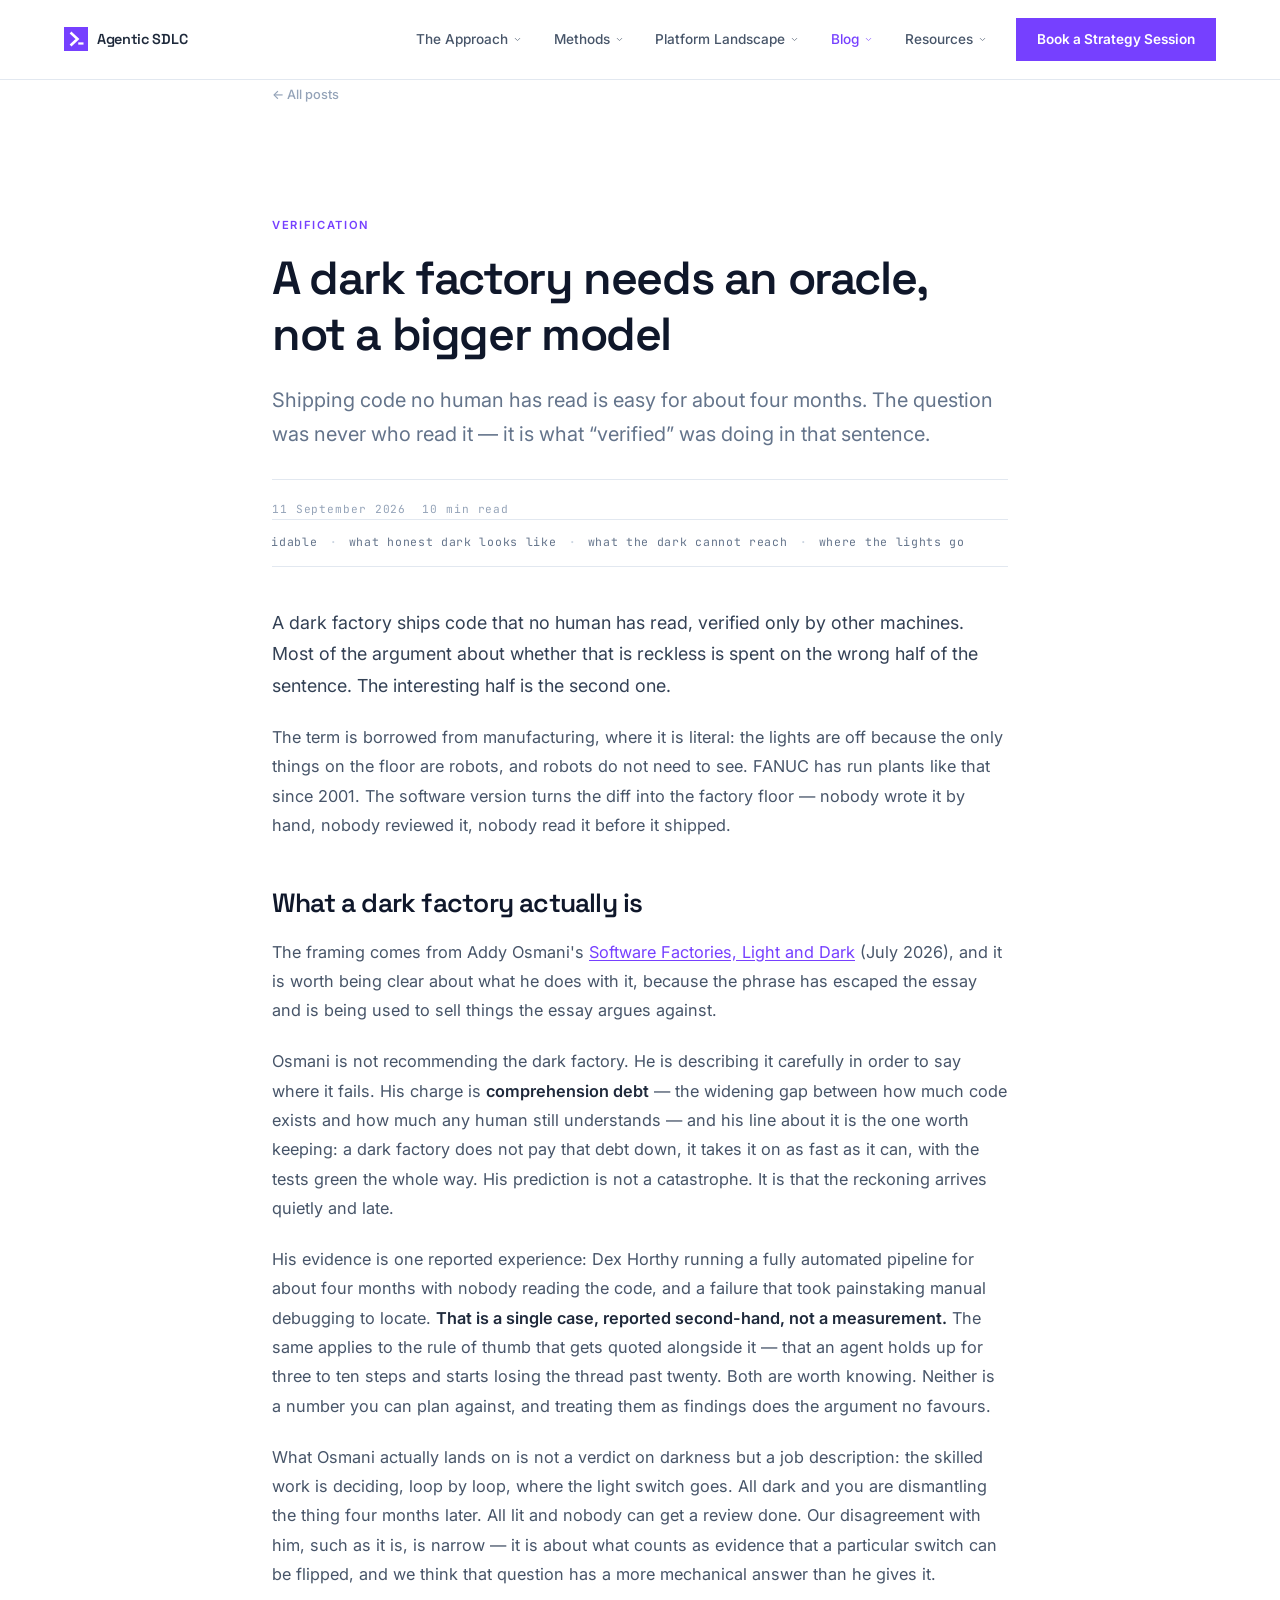
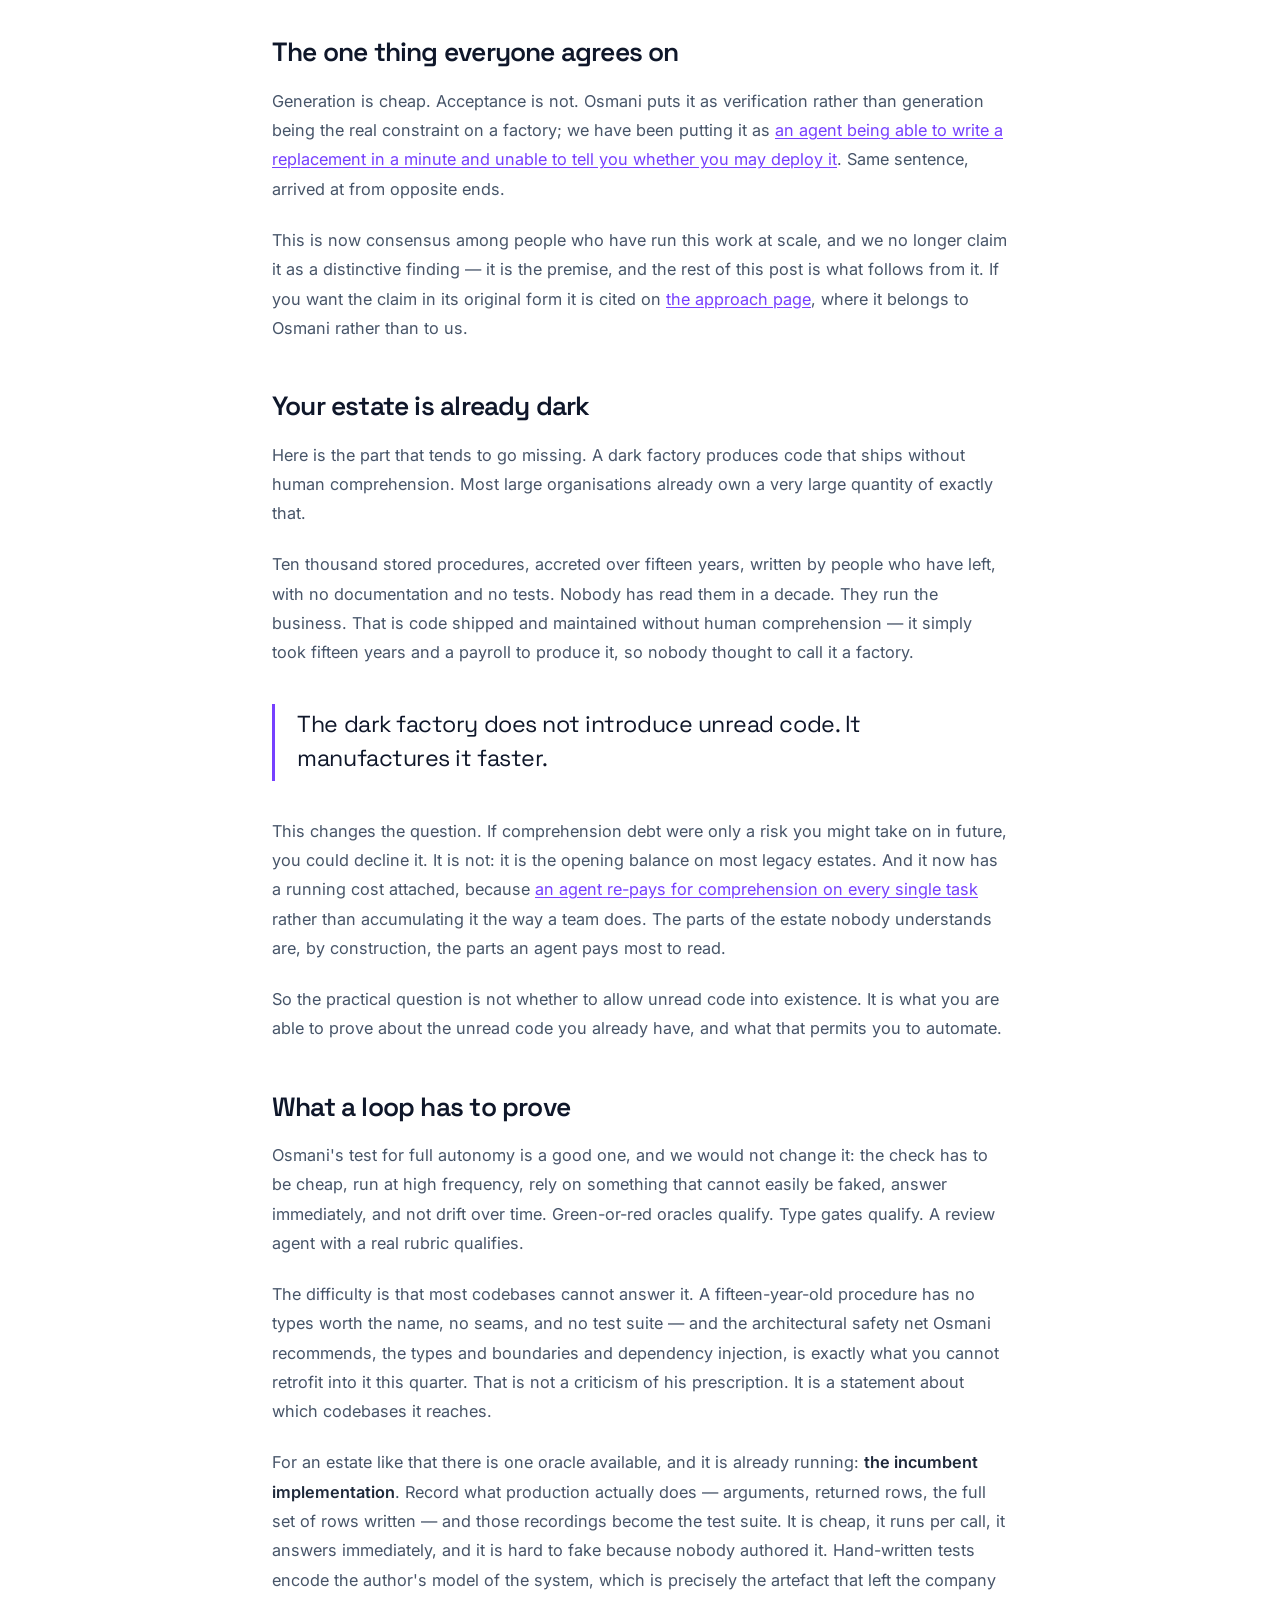
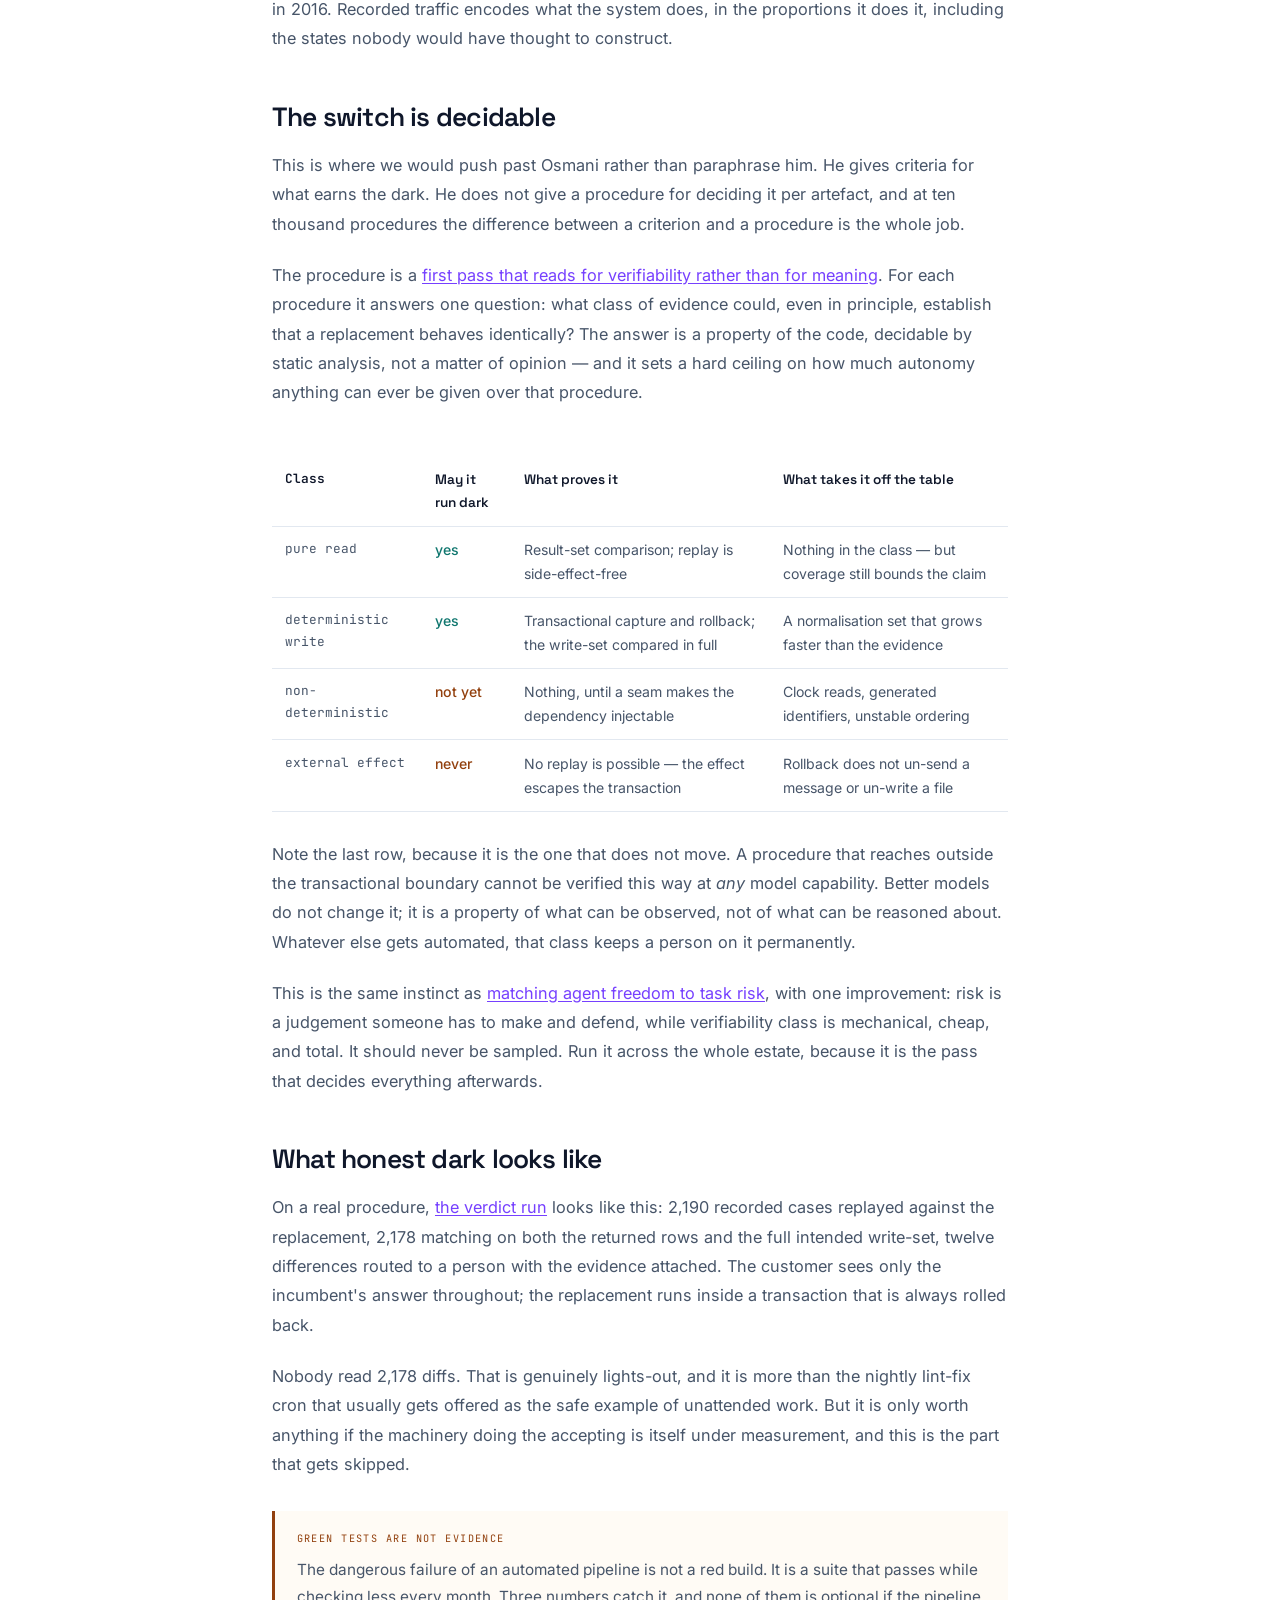
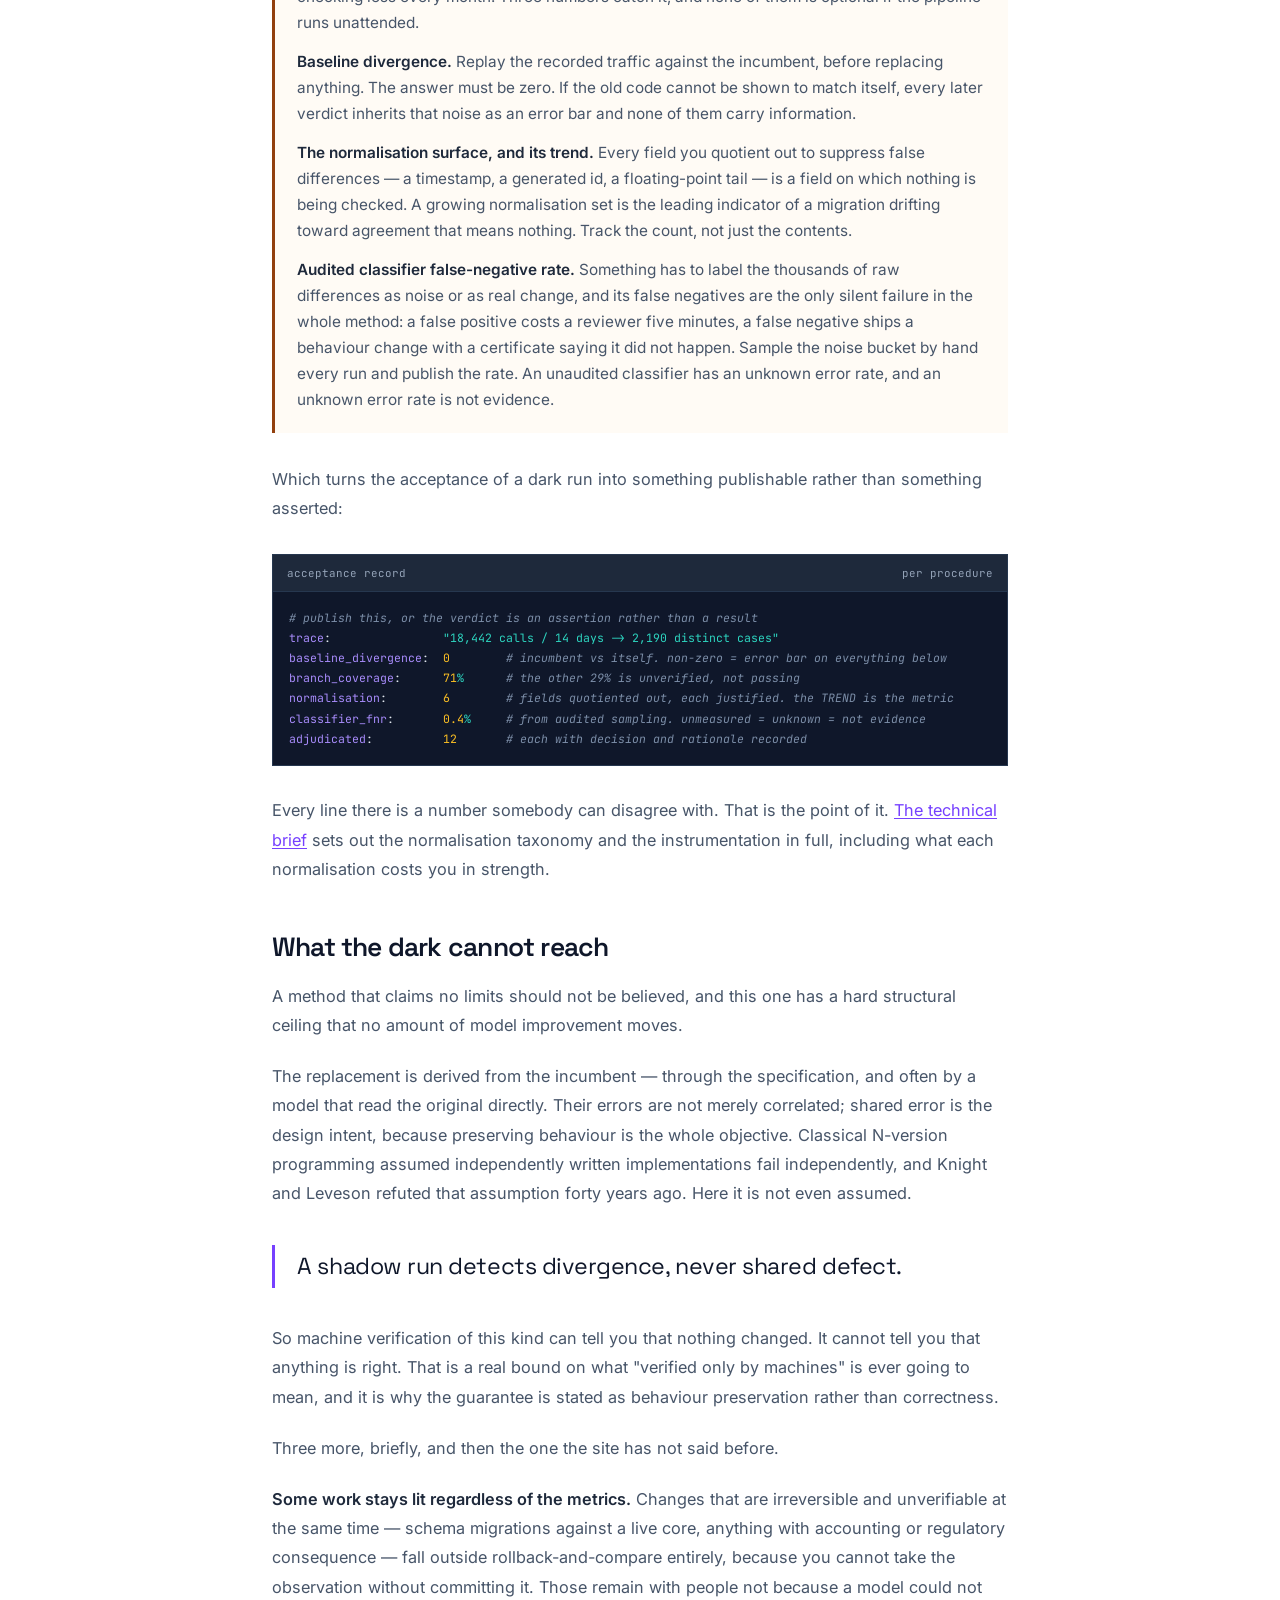
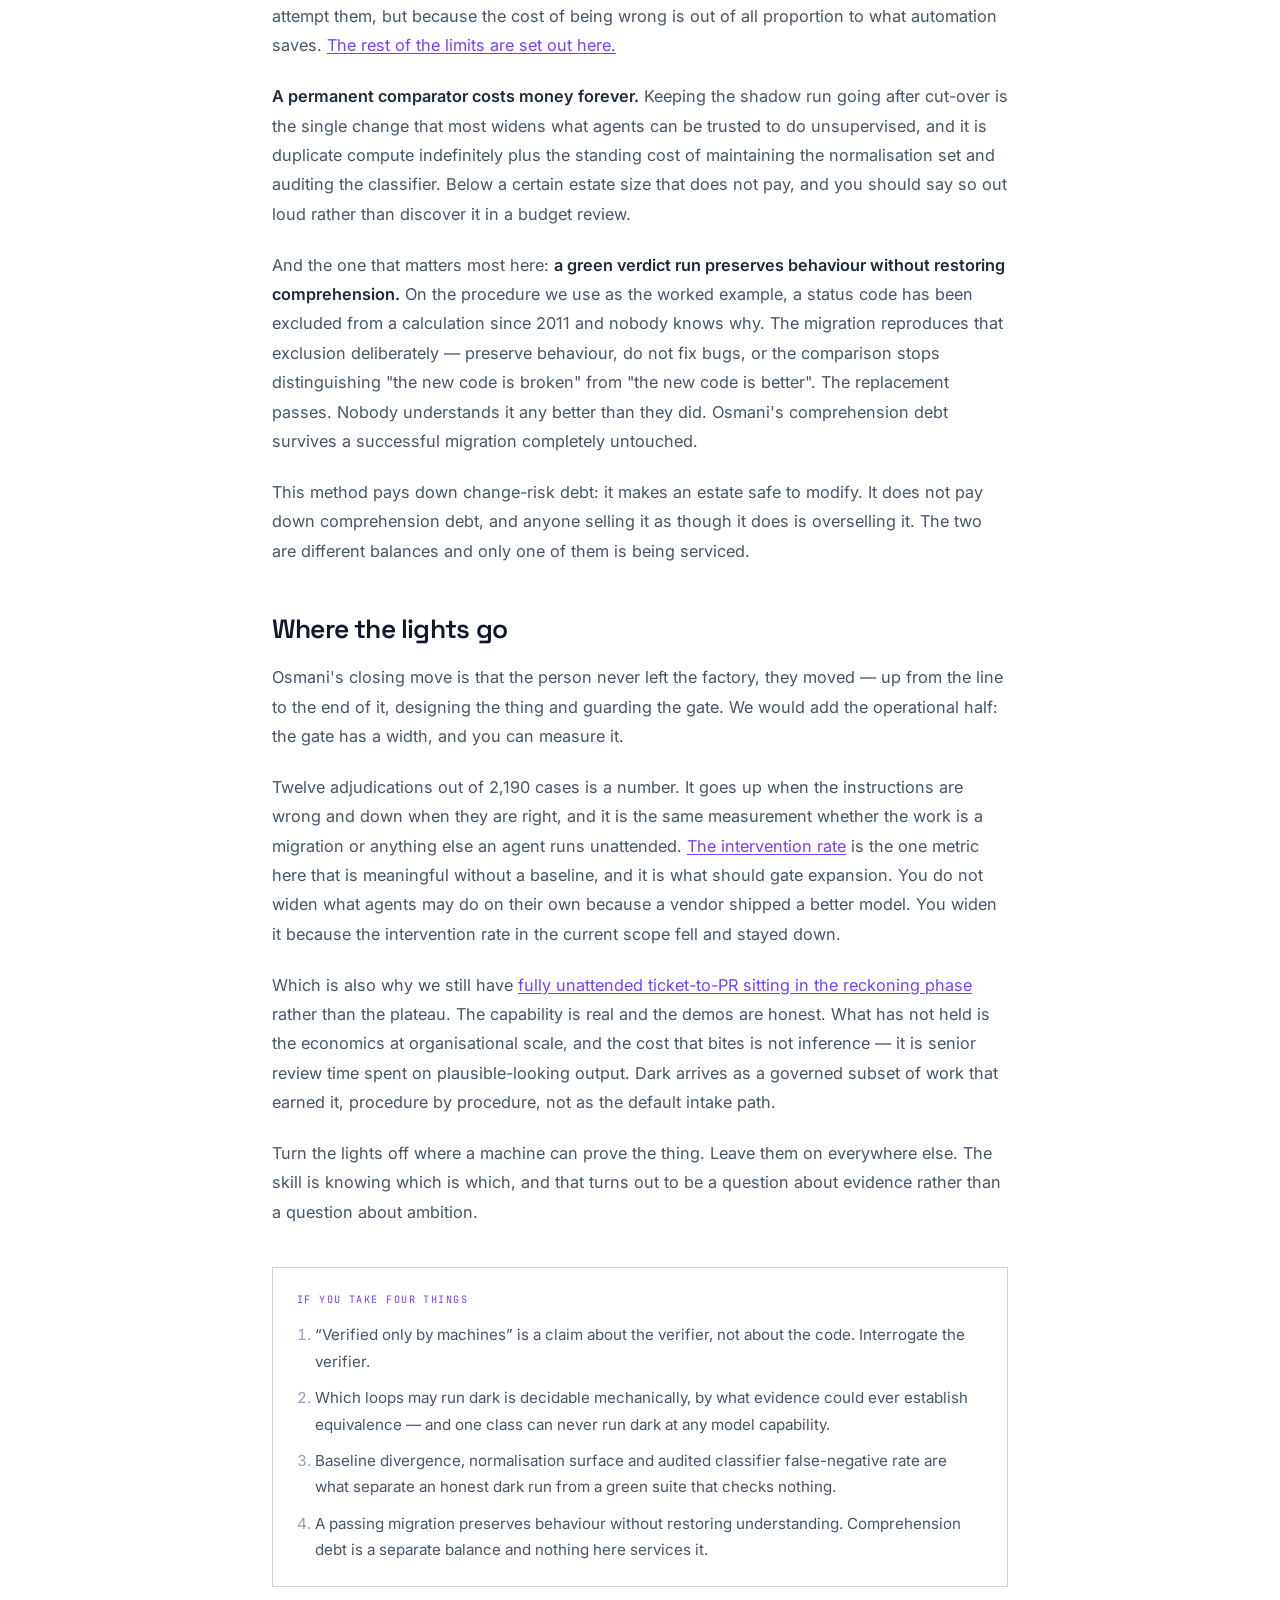
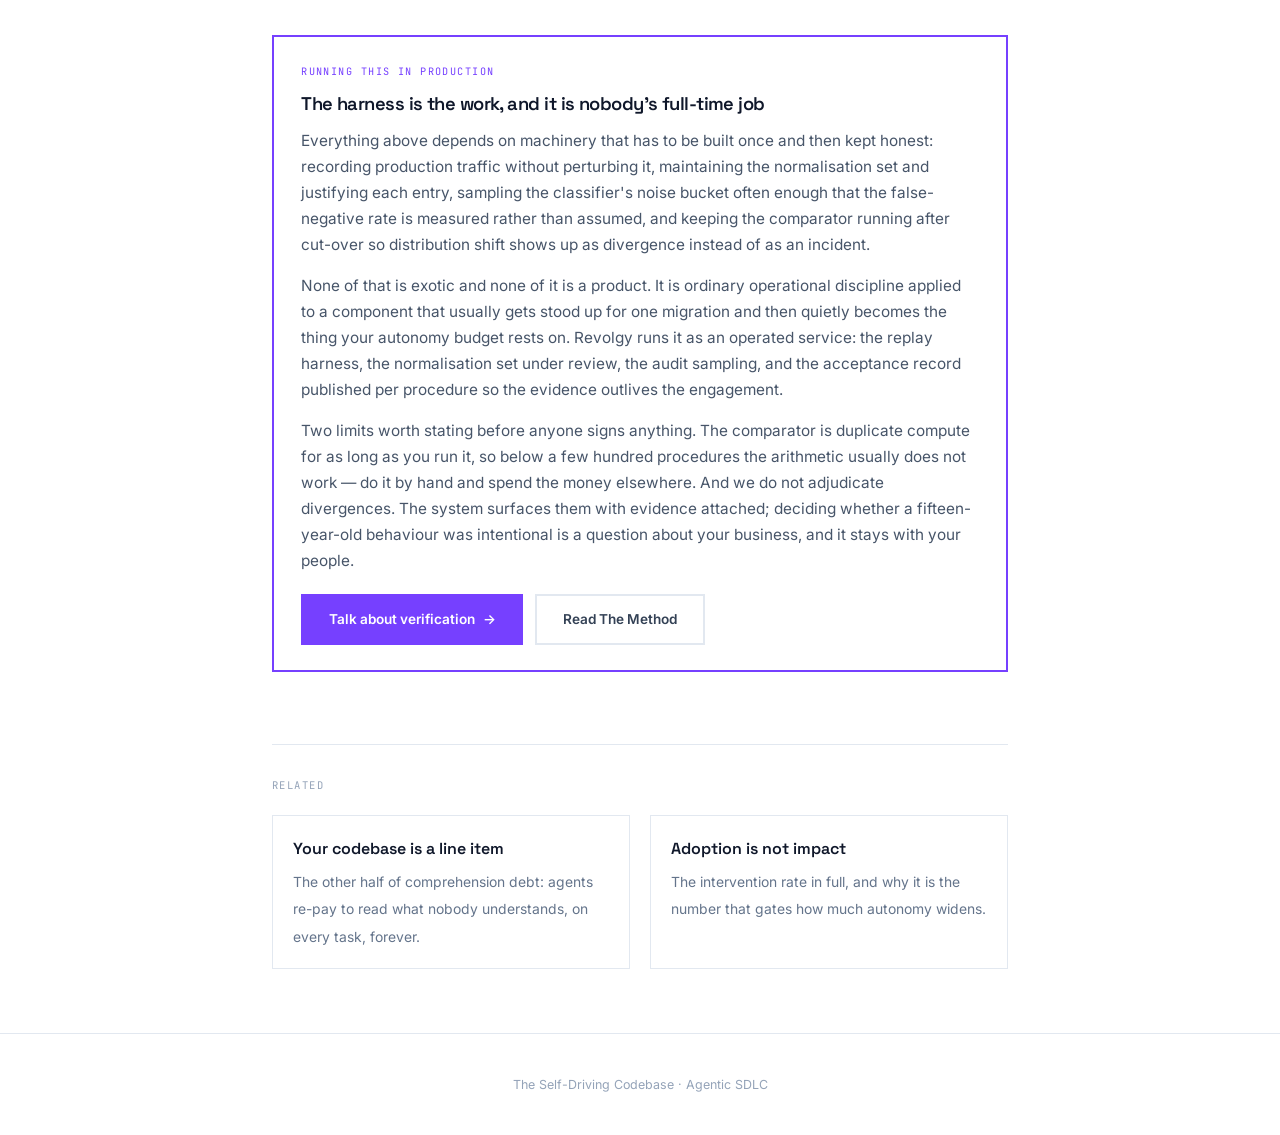
<file: blog-dark-factory-oracle.html>
<!DOCTYPE html>
<html lang="en">
<head>
<meta charset="UTF-8">
<meta name="viewport" content="width=device-width, initial-scale=1.0">
<title>A dark factory needs an oracle, not a bigger model | Agentic SDLC</title>
<meta name="description" content="A dark factory ships code no human has read, verified only by machines. Which loops can earn that, decided mechanically — and the three numbers that tell you when the verification has started lying to you.">
<link rel="canonical" href="https://secho.github.io/AgenticSDLC/blog-dark-factory-oracle.html">
<meta name="robots" content="index, follow, max-image-preview:large, max-snippet:-1, max-video-preview:-1">
<meta name="keywords" content="dark factory, software factory, agent autonomy, verification, equivalence oracle, shadow run, comprehension debt, legacy modernisation">
<meta name="author" content="Revolgy">
<meta name="theme-color" content="#7640FF">
<link rel="icon" href="favicon.svg" type="image/svg+xml">
<link rel="icon" href="favicon-32.png" sizes="32x32" type="image/png">
<link rel="icon" href="favicon-96.png" sizes="96x96" type="image/png">
<link rel="apple-touch-icon" href="apple-touch-icon.png">
<meta property="og:type" content="article">
<meta property="og:site_name" content="Agentic SDLC">
<meta property="og:locale" content="en_GB">
<meta property="og:url" content="https://secho.github.io/AgenticSDLC/blog-dark-factory-oracle.html">
<meta property="og:title" content="A dark factory needs an oracle, not a bigger model | Agentic SDLC">
<meta property="og:description" content="A dark factory ships code no human has read, verified only by machines. Which loops can earn that, decided mechanically — and the three numbers that tell you when the verification has started lying to you.">
<meta property="og:image" content="https://secho.github.io/AgenticSDLC/og-image.png">
<meta property="og:image:width" content="1200">
<meta property="og:image:height" content="630">
<meta property="og:image:alt" content="Agentic SDLC — the self-driving codebase">
<meta name="twitter:card" content="summary_large_image">
<meta name="twitter:title" content="A dark factory needs an oracle, not a bigger model | Agentic SDLC">
<meta name="twitter:description" content="A dark factory ships code no human has read, verified only by machines. Which loops can earn that, decided mechanically — and the three numbers that tell you when the verification has started lying to you.">
<meta name="twitter:image" content="https://secho.github.io/AgenticSDLC/og-image.png">
<link rel="preconnect" href="https://fonts.googleapis.com">
<link rel="preconnect" href="https://fonts.gstatic.com" crossorigin>
<link href="https://fonts.googleapis.com/css2?family=Inter:wght@300;400;500;600;700&family=Space+Grotesk:wght@300;400;500;600;700&family=JetBrains+Mono:wght@400;500&display=swap" rel="stylesheet">
<link rel="stylesheet" href="blog.css">
<script type="application/ld+json">{
  "@context": "https://schema.org",
  "@type": "BlogPosting",
  "headline": "A dark factory needs an oracle, not a bigger model | Agentic SDLC",
  "description": "A dark factory ships code no human has read, verified only by machines. Which loops can earn that, decided mechanically — and the three numbers that tell you when the verification has started lying to you.",
  "url": "https://secho.github.io/AgenticSDLC/blog-dark-factory-oracle.html",
  "inLanguage": "en-GB",
  "image": "https://secho.github.io/AgenticSDLC/og-image.png",
  "publisher": {
    "@type": "Organization",
    "name": "Revolgy",
    "url": "https://www.revolgy.com/",
    "logo": "https://secho.github.io/AgenticSDLC/icon-512.png"
  },
  "author": {
    "@type": "Organization",
    "name": "Revolgy",
    "url": "https://www.revolgy.com/",
    "logo": "https://secho.github.io/AgenticSDLC/icon-512.png"
  },
  "datePublished": "2026-09-11",
  "dateModified": "2026-09-11",
  "mainEntityOfPage": {
    "@type": "WebPage",
    "@id": "https://secho.github.io/AgenticSDLC/blog-dark-factory-oracle.html"
  }
}</script>
</head>
<body>
<script src="nav.js" defer></script>

<div class="wrap">
<div class="narrow">

  <a href="blog.html" class="back-link">&larr; All posts</a>

  <article>
    <header class="post-hero">
      <span class="label">Verification</span>
      <h1>A dark factory needs an oracle, not a bigger model</h1>
      <p class="dek">Shipping code no human has read is easy for about four months. The question was never who read it &mdash; it is what &ldquo;verified&rdquo; was doing in that sentence.</p>
      <div class="post-meta">
        <span>11 September 2026</span>
        <span>10 min read</span>
      </div>
    </header>

    <nav class="subnav" data-auto=".post-body h2" aria-label="In this post">
      <div class="subnav-inner"></div>
    </nav>

    <div class="post-body">

      <p class="lede">A dark factory ships code that no human has read, verified only by other machines. Most of the argument about whether that is reckless is spent on the wrong half of the sentence. The interesting half is the second one.</p>

      <p>The term is borrowed from manufacturing, where it is literal: the lights are off because the only things on the floor are robots, and robots do not need to see. FANUC has run plants like that since 2001. The software version turns the diff into the factory floor &mdash; nobody wrote it by hand, nobody reviewed it, nobody read it before it shipped.</p>

      <h2>What a dark factory actually is</h2>

      <p>The framing comes from Addy Osmani's <a href="https://addyosmani.com/blog/software-factories/" target="_blank" rel="noopener">Software Factories, Light and Dark</a> (July 2026), and it is worth being clear about what he does with it, because the phrase has escaped the essay and is being used to sell things the essay argues against.</p>

      <p>Osmani is not recommending the dark factory. He is describing it carefully in order to say where it fails. His charge is <strong>comprehension debt</strong> &mdash; the widening gap between how much code exists and how much any human still understands &mdash; and his line about it is the one worth keeping: a dark factory does not pay that debt down, it takes it on as fast as it can, with the tests green the whole way. His prediction is not a catastrophe. It is that the reckoning arrives quietly and late.</p>

      <p>His evidence is one reported experience: Dex Horthy running a fully automated pipeline for about four months with nobody reading the code, and a failure that took painstaking manual debugging to locate. <strong>That is a single case, reported second-hand, not a measurement.</strong> The same applies to the rule of thumb that gets quoted alongside it &mdash; that an agent holds up for three to ten steps and starts losing the thread past twenty. Both are worth knowing. Neither is a number you can plan against, and treating them as findings does the argument no favours.</p>

      <p>What Osmani actually lands on is not a verdict on darkness but a job description: the skilled work is deciding, loop by loop, where the light switch goes. All dark and you are dismantling the thing four months later. All lit and nobody can get a review done. Our disagreement with him, such as it is, is narrow &mdash; it is about what counts as evidence that a particular switch can be flipped, and we think that question has a more mechanical answer than he gives it.</p>

      <h2>The one thing everyone agrees on</h2>

      <p>Generation is cheap. Acceptance is not. Osmani puts it as verification rather than generation being the real constraint on a factory; we have been putting it as <a href="method.html#oracle">an agent being able to write a replacement in a minute and unable to tell you whether you may deploy it</a>. Same sentence, arrived at from opposite ends.</p>

      <p>This is now consensus among people who have run this work at scale, and we no longer claim it as a distinctive finding &mdash; it is the premise, and the rest of this post is what follows from it. If you want the claim in its original form it is cited on <a href="index.html#shift">the approach page</a>, where it belongs to Osmani rather than to us.</p>

      <h2>Your estate is already dark</h2>

      <p>Here is the part that tends to go missing. A dark factory produces code that ships without human comprehension. Most large organisations already own a very large quantity of exactly that.</p>

      <p>Ten thousand stored procedures, accreted over fifteen years, written by people who have left, with no documentation and no tests. Nobody has read them in a decade. They run the business. That is code shipped and maintained without human comprehension &mdash; it simply took fifteen years and a payroll to produce it, so nobody thought to call it a factory.</p>

      <div class="pull">The dark factory does not introduce unread code. It manufactures it faster.</div>

      <p>This changes the question. If comprehension debt were only a risk you might take on in future, you could decline it. It is not: it is the opening balance on most legacy estates. And it now has a running cost attached, because <a href="blog-codebase-structure-cost.html">an agent re-pays for comprehension on every single task</a> rather than accumulating it the way a team does. The parts of the estate nobody understands are, by construction, the parts an agent pays most to read.</p>

      <p>So the practical question is not whether to allow unread code into existence. It is what you are able to prove about the unread code you already have, and what that permits you to automate.</p>

      <h2>What a loop has to prove</h2>

      <p>Osmani's test for full autonomy is a good one, and we would not change it: the check has to be cheap, run at high frequency, rely on something that cannot easily be faked, answer immediately, and not drift over time. Green-or-red oracles qualify. Type gates qualify. A review agent with a real rubric qualifies.</p>

      <p>The difficulty is that most codebases cannot answer it. A fifteen-year-old procedure has no types worth the name, no seams, and no test suite &mdash; and the architectural safety net Osmani recommends, the types and boundaries and dependency injection, is exactly what you cannot retrofit into it this quarter. That is not a criticism of his prescription. It is a statement about which codebases it reaches.</p>

      <p>For an estate like that there is one oracle available, and it is already running: <strong>the incumbent implementation</strong>. Record what production actually does &mdash; arguments, returned rows, the full set of rows written &mdash; and those recordings become the test suite. It is cheap, it runs per call, it answers immediately, and it is hard to fake because nobody authored it. Hand-written tests encode the author's model of the system, which is precisely the artefact that left the company in 2016. Recorded traffic encodes what the system does, in the proportions it does it, including the states nobody would have thought to construct.</p>

      <h2>The switch is decidable</h2>

      <p>This is where we would push past Osmani rather than paraphrase him. He gives criteria for what earns the dark. He does not give a procedure for deciding it per artefact, and at ten thousand procedures the difference between a criterion and a procedure is the whole job.</p>

      <p>The procedure is a <a href="method.html#triage">first pass that reads for verifiability rather than for meaning</a>. For each procedure it answers one question: what class of evidence could, even in principle, establish that a replacement behaves identically? The answer is a property of the code, decidable by static analysis, not a matter of opinion &mdash; and it sets a hard ceiling on how much autonomy anything can ever be given over that procedure.</p>

      <div class="table-scroll">
        <table>
          <thead><tr><th class="m">Class</th><th>May it run dark</th><th>What proves it</th><th>What takes it off the table</th></tr></thead>
          <tbody>
            <tr><td class="m">pure read</td><td><span class="yes">yes</span></td><td>Result-set comparison; replay is side-effect-free</td><td>Nothing in the class &mdash; but coverage still bounds the claim</td></tr>
            <tr><td class="m">deterministic write</td><td><span class="yes">yes</span></td><td>Transactional capture and rollback; the write-set compared in full</td><td>A normalisation set that grows faster than the evidence</td></tr>
            <tr><td class="m">non-deterministic</td><td><span class="no">not yet</span></td><td>Nothing, until a seam makes the dependency injectable</td><td>Clock reads, generated identifiers, unstable ordering</td></tr>
            <tr><td class="m">external effect</td><td><span class="no">never</span></td><td>No replay is possible &mdash; the effect escapes the transaction</td><td>Rollback does not un-send a message or un-write a file</td></tr>
          </tbody>
        </table>
      </div>

      <p>Note the last row, because it is the one that does not move. A procedure that reaches outside the transactional boundary cannot be verified this way at <em>any</em> model capability. Better models do not change it; it is a property of what can be observed, not of what can be reasoned about. Whatever else gets automated, that class keeps a person on it permanently.</p>

      <p>This is the same instinct as <a href="index.html#principles">matching agent freedom to task risk</a>, with one improvement: risk is a judgement someone has to make and defend, while verifiability class is mechanical, cheap, and total. It should never be sampled. Run it across the whole estate, because it is the pass that decides everything afterwards.</p>

      <h2>What honest dark looks like</h2>

      <p>On a real procedure, <a href="method.html#verdict">the verdict run</a> looks like this: 2,190 recorded cases replayed against the replacement, 2,178 matching on both the returned rows and the full intended write-set, twelve differences routed to a person with the evidence attached. The customer sees only the incumbent's answer throughout; the replacement runs inside a transaction that is always rolled back.</p>

      <p>Nobody read 2,178 diffs. That is genuinely lights-out, and it is more than the nightly lint-fix cron that usually gets offered as the safe example of unattended work. But it is only worth anything if the machinery doing the accepting is itself under measurement, and this is the part that gets skipped.</p>

      <div class="callout warn">
        <span class="k">Green tests are not evidence</span>
        <p>The dangerous failure of an automated pipeline is not a red build. It is a suite that passes while checking less every month. Three numbers catch it, and none of them is optional if the pipeline runs unattended.</p>
        <p><strong>Baseline divergence.</strong> Replay the recorded traffic against the incumbent, before replacing anything. The answer must be zero. If the old code cannot be shown to match itself, every later verdict inherits that noise as an error bar and none of them carry information.</p>
        <p><strong>The normalisation surface, and its trend.</strong> Every field you quotient out to suppress false differences &mdash; a timestamp, a generated id, a floating-point tail &mdash; is a field on which nothing is being checked. A growing normalisation set is the leading indicator of a migration drifting toward agreement that means nothing. Track the count, not just the contents.</p>
        <p><strong>Audited classifier false-negative rate.</strong> Something has to label the thousands of raw differences as noise or as real change, and its false negatives are the only silent failure in the whole method: a false positive costs a reviewer five minutes, a false negative ships a behaviour change with a certificate saying it did not happen. Sample the noise bucket by hand every run and publish the rate. An unaudited classifier has an unknown error rate, and an unknown error rate is not evidence.</p>
      </div>

      <p>Which turns the acceptance of a dark run into something publishable rather than something asserted:</p>

      <div class="term">
        <div class="term-bar"><span>acceptance record</span><span>per procedure</span></div>
<pre><span class="c"># publish this, or the verdict is an assertion rather than a result</span>
<span class="k">trace</span>:                <span class="s">"18,442 calls / 14 days -> 2,190 distinct cases"</span>
<span class="k">baseline_divergence</span>:  <span class="n">0</span>        <span class="c"># incumbent vs itself. non-zero = error bar on everything below</span>
<span class="k">branch_coverage</span>:      <span class="n">71</span><span class="s">%</span>      <span class="c"># the other 29% is unverified, not passing</span>
<span class="k">normalisation</span>:        <span class="n">6</span>        <span class="c"># fields quotiented out, each justified. the TREND is the metric</span>
<span class="k">classifier_fnr</span>:       <span class="n">0.4</span><span class="s">%</span>     <span class="c"># from audited sampling. unmeasured = unknown = not evidence</span>
<span class="k">adjudicated</span>:          <span class="n">12</span>       <span class="c"># each with decision and rationale recorded</span></pre>
      </div>

      <p>Every line there is a number somebody can disagree with. That is the point of it. <a href="method-brief.html">The technical brief</a> sets out the normalisation taxonomy and the instrumentation in full, including what each normalisation costs you in strength.</p>

      <h2>What the dark cannot reach</h2>

      <p>A method that claims no limits should not be believed, and this one has a hard structural ceiling that no amount of model improvement moves.</p>

      <p>The replacement is derived from the incumbent &mdash; through the specification, and often by a model that read the original directly. Their errors are not merely correlated; shared error is the design intent, because preserving behaviour is the whole objective. Classical N-version programming assumed independently written implementations fail independently, and Knight and Leveson refuted that assumption forty years ago. Here it is not even assumed.</p>

      <div class="pull">A shadow run detects divergence, never shared defect.</div>

      <p>So machine verification of this kind can tell you that nothing changed. It cannot tell you that anything is right. That is a real bound on what "verified only by machines" is ever going to mean, and it is why the guarantee is stated as behaviour preservation rather than correctness.</p>

      <p>Three more, briefly, and then the one the site has not said before.</p>

      <p><strong>Some work stays lit regardless of the metrics.</strong> Changes that are irreversible and unverifiable at the same time &mdash; schema migrations against a live core, anything with accounting or regulatory consequence &mdash; fall outside rollback-and-compare entirely, because you cannot take the observation without committing it. Those remain with people not because a model could not attempt them, but because the cost of being wrong is out of all proportion to what automation saves. <a href="method.html#limits">The rest of the limits are set out here.</a></p>

      <p><strong>A permanent comparator costs money forever.</strong> Keeping the shadow run going after cut-over is the single change that most widens what agents can be trusted to do unsupervised, and it is duplicate compute indefinitely plus the standing cost of maintaining the normalisation set and auditing the classifier. Below a certain estate size that does not pay, and you should say so out loud rather than discover it in a budget review.</p>

      <p>And the one that matters most here: <strong>a green verdict run preserves behaviour without restoring comprehension.</strong> On the procedure we use as the worked example, a status code has been excluded from a calculation since 2011 and nobody knows why. The migration reproduces that exclusion deliberately &mdash; preserve behaviour, do not fix bugs, or the comparison stops distinguishing "the new code is broken" from "the new code is better". The replacement passes. Nobody understands it any better than they did. Osmani's comprehension debt survives a successful migration completely untouched.</p>

      <p>This method pays down change-risk debt: it makes an estate safe to modify. It does not pay down comprehension debt, and anyone selling it as though it does is overselling it. The two are different balances and only one of them is being serviced.</p>

      <h2>Where the lights go</h2>

      <p>Osmani's closing move is that the person never left the factory, they moved &mdash; up from the line to the end of it, designing the thing and guarding the gate. We would add the operational half: the gate has a width, and you can measure it.</p>

      <p>Twelve adjudications out of 2,190 cases is a number. It goes up when the instructions are wrong and down when they are right, and it is the same measurement whether the work is a migration or anything else an agent runs unattended. <a href="blog-measuring-ai-impact.html">The intervention rate</a> is the one metric here that is meaningful without a baseline, and it is what should gate expansion. You do not widen what agents may do on their own because a vendor shipped a better model. You widen it because the intervention rate in the current scope fell and stayed down.</p>

      <p>Which is also why we still have <a href="platform-landscape.html#eye-cycle">fully unattended ticket-to-PR sitting in the reckoning phase</a> rather than the plateau. The capability is real and the demos are honest. What has not held is the economics at organisational scale, and the cost that bites is not inference &mdash; it is senior review time spent on plausible-looking output. Dark arrives as a governed subset of work that earned it, procedure by procedure, not as the default intake path.</p>

      <p>Turn the lights off where a machine can prove the thing. Leave them on everywhere else. The skill is knowing which is which, and that turns out to be a question about evidence rather than a question about ambition.</p>

      <div class="takeaways">
        <div class="k">If you take four things</div>
        <ol>
          <li>&ldquo;Verified only by machines&rdquo; is a claim about the verifier, not about the code. Interrogate the verifier.</li>
          <li>Which loops may run dark is decidable mechanically, by what evidence could ever establish equivalence &mdash; and one class can never run dark at any model capability.</li>
          <li>Baseline divergence, normalisation surface and audited classifier false-negative rate are what separate an honest dark run from a green suite that checks nothing.</li>
          <li>A passing migration preserves behaviour without restoring understanding. Comprehension debt is a separate balance and nothing here services it.</li>
        </ol>
      </div>

      <div class="operated">
        <div class="k">Running this in production</div>
        <h3>The harness is the work, and it is nobody's full-time job</h3>
        <p>Everything above depends on machinery that has to be built once and then kept honest: recording production traffic without perturbing it, maintaining the normalisation set and justifying each entry, sampling the classifier's noise bucket often enough that the false-negative rate is measured rather than assumed, and keeping the comparator running after cut-over so distribution shift shows up as divergence instead of as an incident.</p>
        <p>None of that is exotic and none of it is a product. It is ordinary operational discipline applied to a component that usually gets stood up for one migration and then quietly becomes the thing your autonomy budget rests on. Revolgy runs it as an operated service: the replay harness, the normalisation set under review, the audit sampling, and the acceptance record published per procedure so the evidence outlives the engagement.</p>
        <p>Two limits worth stating before anyone signs anything. The comparator is duplicate compute for as long as you run it, so below a few hundred procedures the arithmetic usually does not work &mdash; do it by hand and spend the money elsewhere. And we do not adjudicate divergences. The system surfaces them with evidence attached; deciding whether a fifteen-year-old behaviour was intentional is a question about your business, and it stays with your people.</p>
        <div class="actions">
          <a href="index.html#cta" class="btn btn--primary">Talk about verification <span aria-hidden="true">&rarr;</span></a>
          <a href="method.html" class="btn btn--outline">Read The Method</a>
        </div>
      </div>

    </div>
  </article>

  <div class="related">
    <div class="k">Related</div>
    <div class="related-grid">
      <a href="blog-codebase-structure-cost.html">
        <span class="t">Your codebase is a line item</span>
        <span class="d">The other half of comprehension debt: agents re-pay to read what nobody understands, on every task, forever.</span>
      </a>
      <a href="blog-measuring-ai-impact.html">
        <span class="t">Adoption is not impact</span>
        <span class="d">The intervention rate in full, and why it is the number that gates how much autonomy widens.</span>
      </a>
    </div>
  </div>

</div>
</div>

<footer>
  <p>The Self-Driving Codebase &middot; Agentic SDLC</p>
</footer>

</body>
</html>
</file>
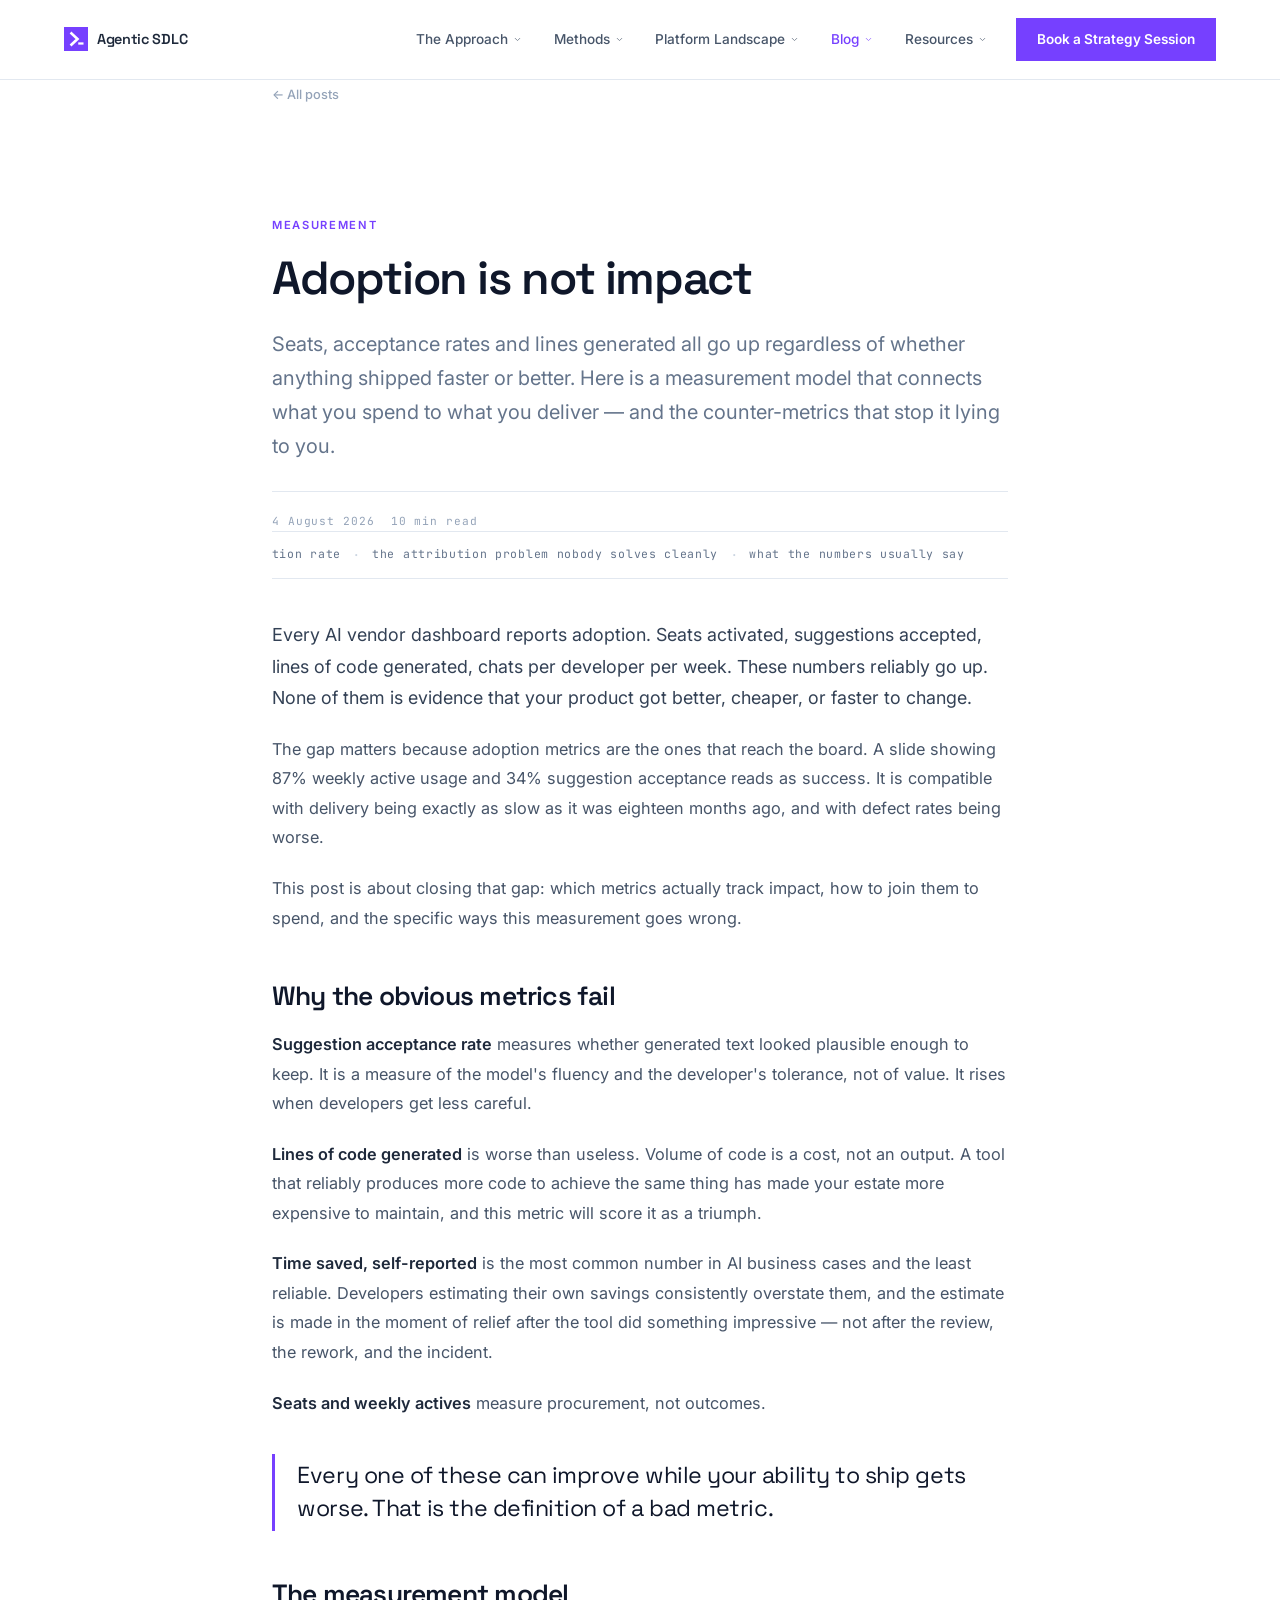
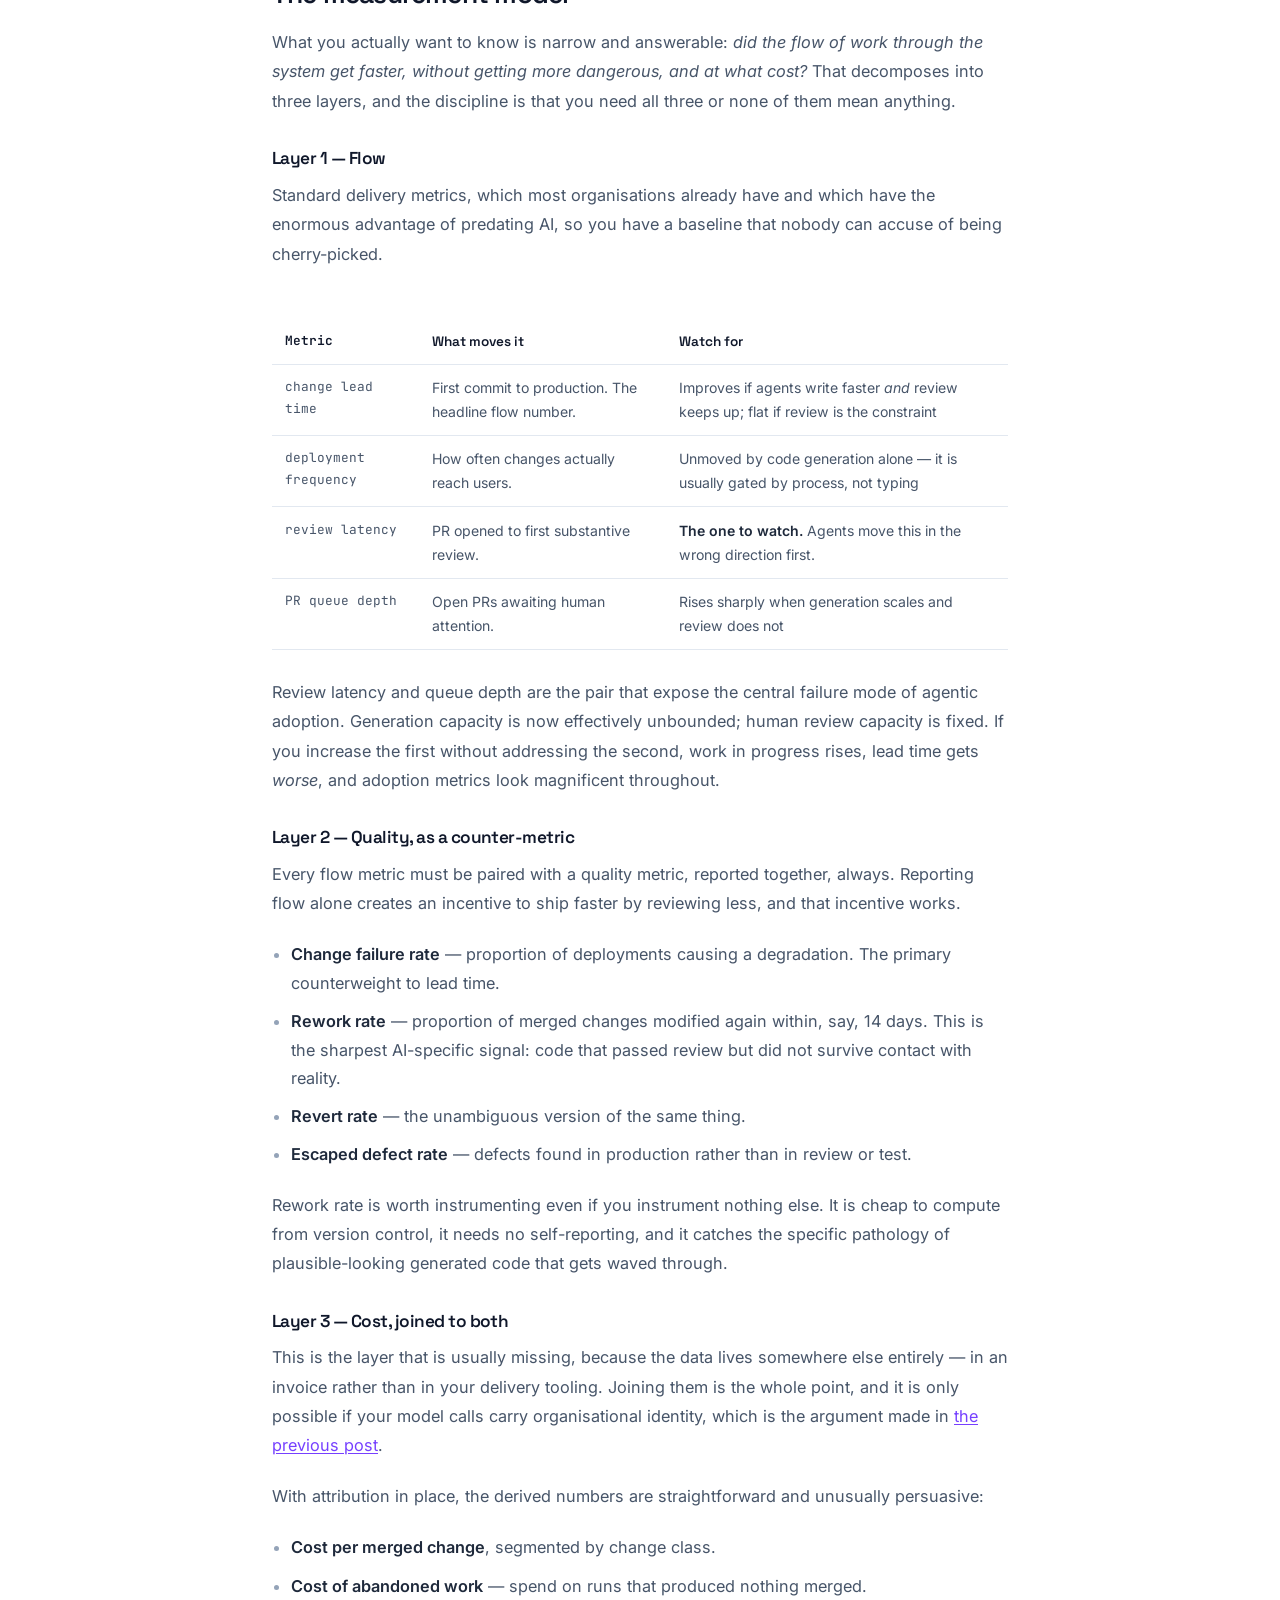
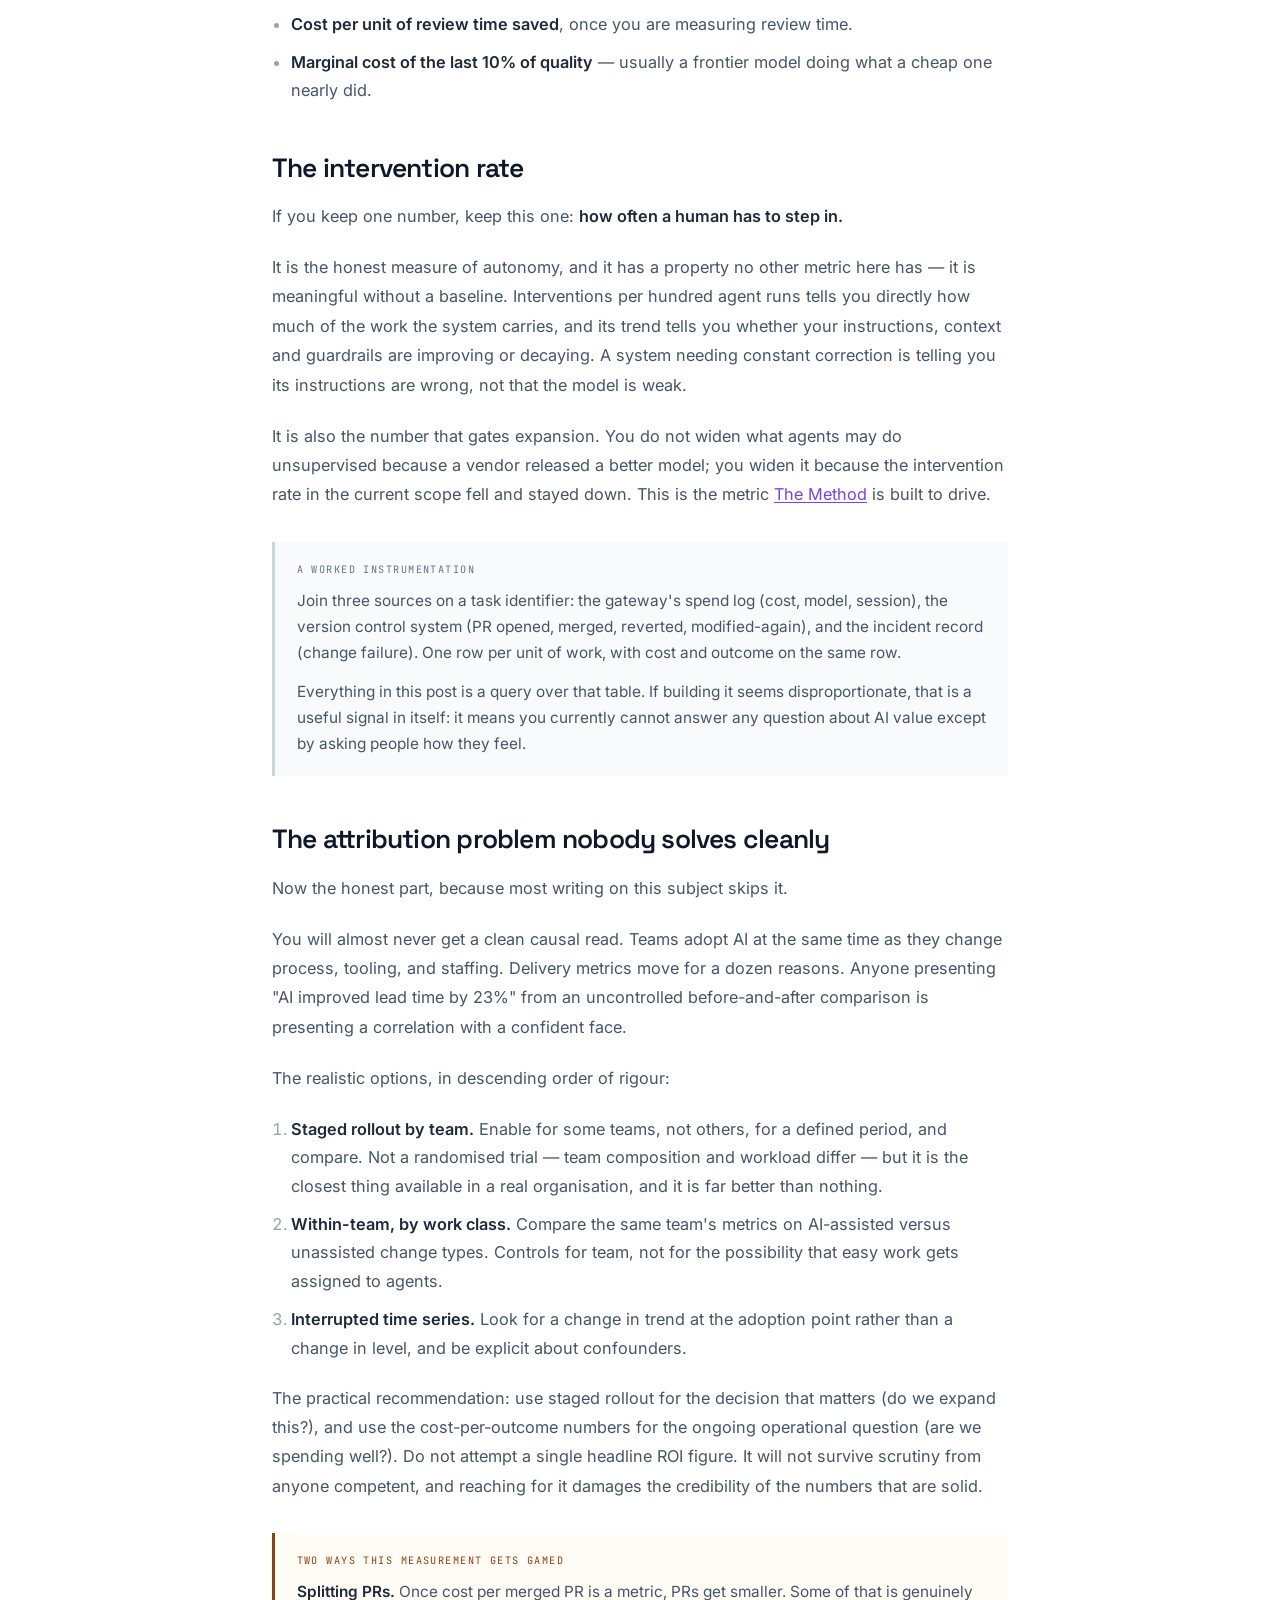
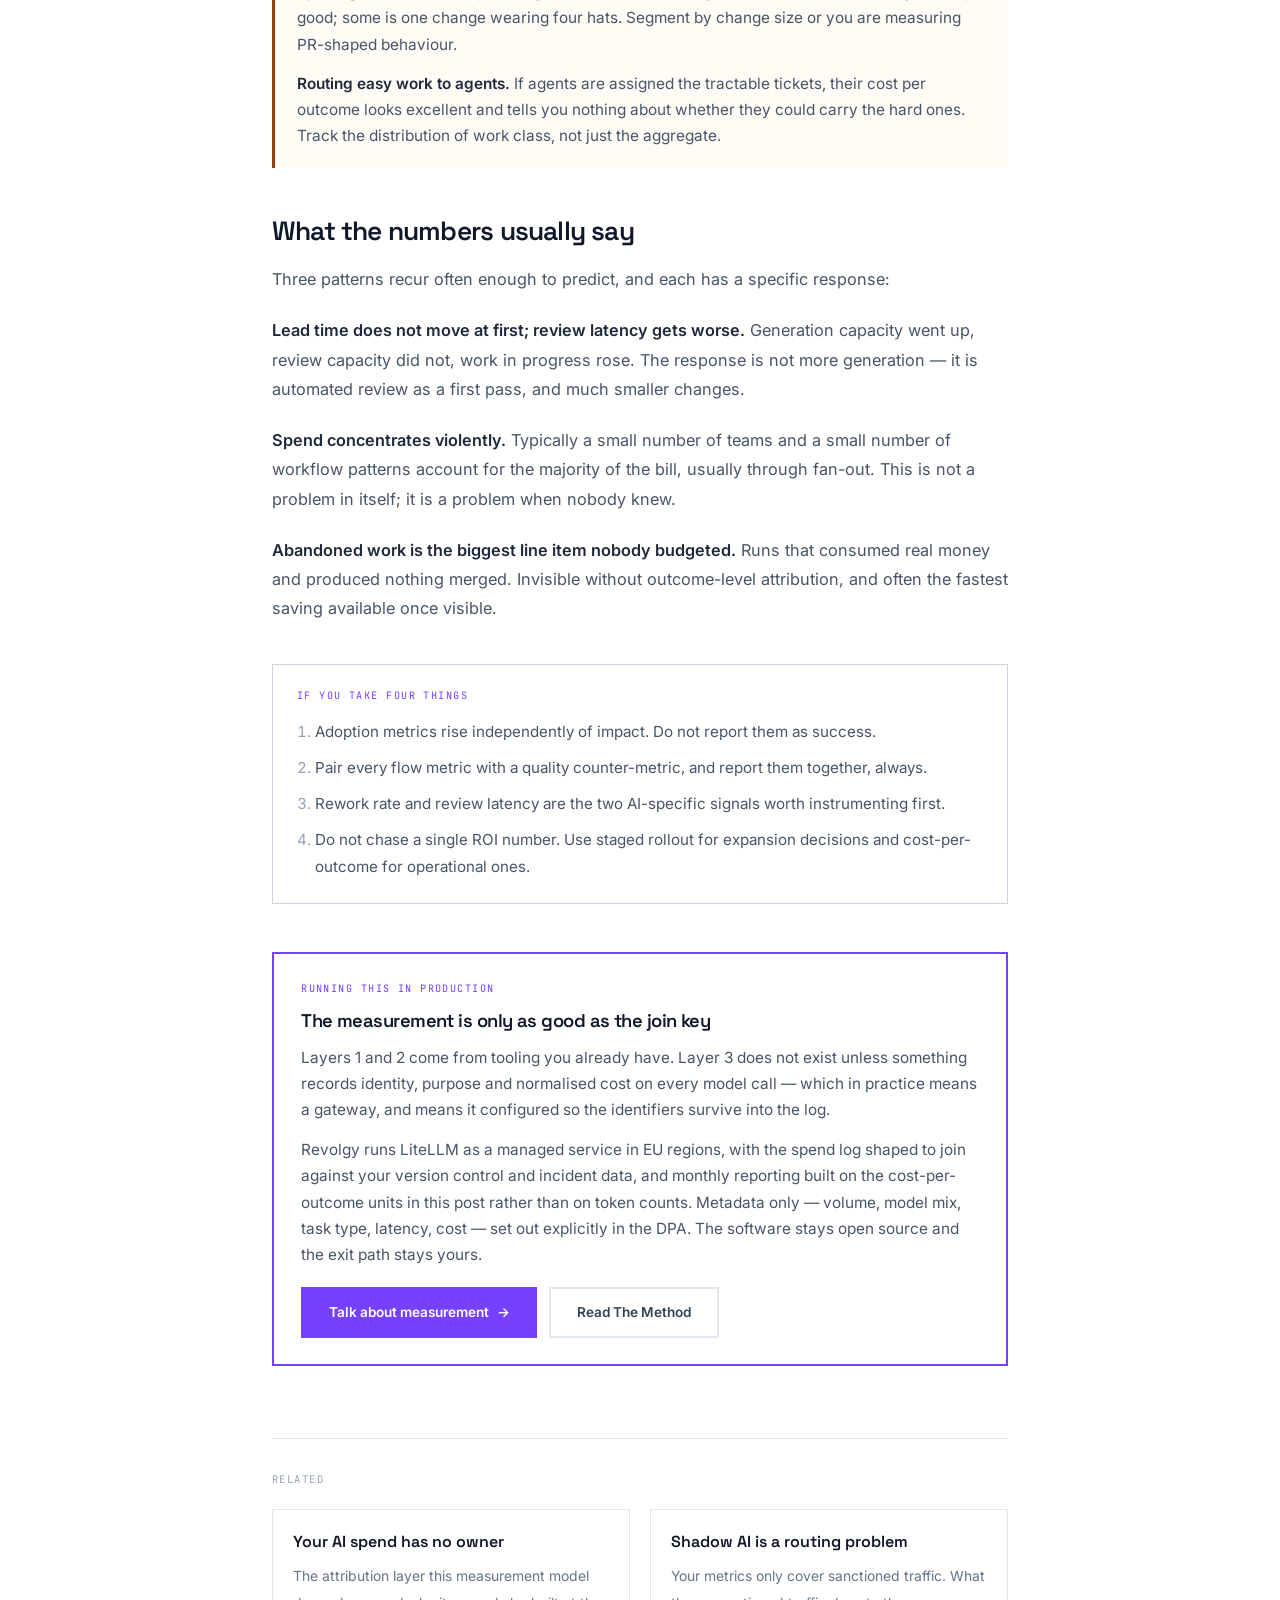
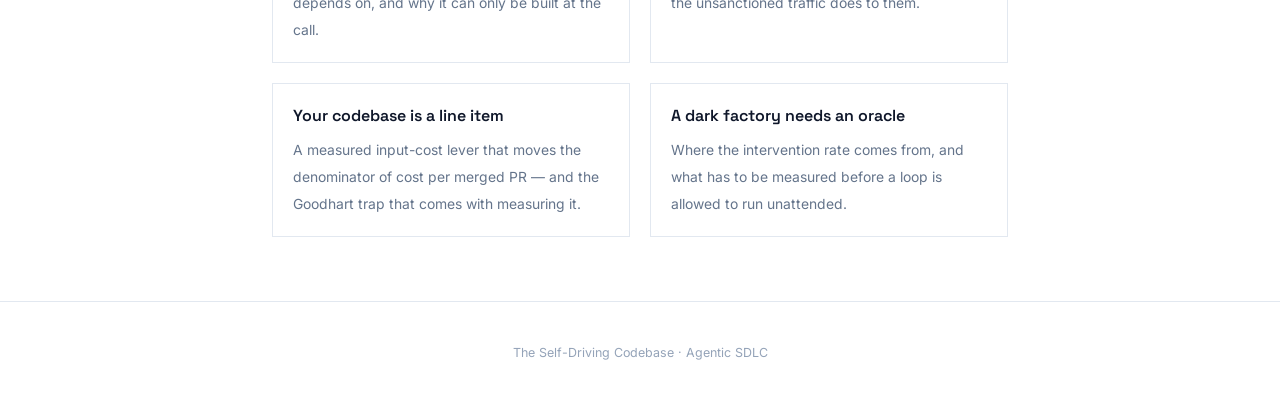
<file: blog-measuring-ai-impact.html>
<!DOCTYPE html>
<html lang="en">
<head>
<meta charset="UTF-8">
<meta name="viewport" content="width=device-width, initial-scale=1.0">
<title>Adoption is not impact | Agentic SDLC</title>
<meta name="description" content="Seats and acceptance rates rise whether or not anything ships faster. A measurement model connecting AI spend to delivery outcomes, with the paired quality metrics that stop you optimising for throughput of defects.">
<link rel="canonical" href="https://secho.github.io/AgenticSDLC/blog-measuring-ai-impact.html">
<meta name="robots" content="index, follow, max-image-preview:large, max-snippet:-1, max-video-preview:-1">
<meta name="keywords" content="measuring AI developer productivity, DORA metrics, AI impact measurement, rework rate, review latency, AI ROI">
<meta name="author" content="Revolgy">
<meta name="theme-color" content="#7640FF">
<link rel="icon" href="favicon.svg" type="image/svg+xml">
<link rel="icon" href="favicon-32.png" sizes="32x32" type="image/png">
<link rel="icon" href="favicon-96.png" sizes="96x96" type="image/png">
<link rel="apple-touch-icon" href="apple-touch-icon.png">
<meta property="og:type" content="article">
<meta property="og:site_name" content="Agentic SDLC">
<meta property="og:locale" content="en_GB">
<meta property="og:url" content="https://secho.github.io/AgenticSDLC/blog-measuring-ai-impact.html">
<meta property="og:title" content="Adoption is not impact | Agentic SDLC">
<meta property="og:description" content="Seats and acceptance rates rise whether or not anything ships faster. A measurement model connecting AI spend to delivery outcomes, with the paired quality metrics that stop you optimising for throughput of defects.">
<meta property="og:image" content="https://secho.github.io/AgenticSDLC/og-image.png">
<meta property="og:image:width" content="1200">
<meta property="og:image:height" content="630">
<meta property="og:image:alt" content="Agentic SDLC — the self-driving codebase">
<meta name="twitter:card" content="summary_large_image">
<meta name="twitter:title" content="Adoption is not impact | Agentic SDLC">
<meta name="twitter:description" content="Seats and acceptance rates rise whether or not anything ships faster. A measurement model connecting AI spend to delivery outcomes, with the paired quality metrics that stop you optimising for throughput of defects.">
<meta name="twitter:image" content="https://secho.github.io/AgenticSDLC/og-image.png">
<link rel="preconnect" href="https://fonts.googleapis.com">
<link rel="preconnect" href="https://fonts.gstatic.com" crossorigin>
<link href="https://fonts.googleapis.com/css2?family=Inter:wght@300;400;500;600;700&family=Space+Grotesk:wght@300;400;500;600;700&family=JetBrains+Mono:wght@400;500&display=swap" rel="stylesheet">
<link rel="stylesheet" href="blog.css">
<script type="application/ld+json">{
  "@context": "https://schema.org",
  "@type": "BlogPosting",
  "headline": "Adoption is not impact | Agentic SDLC",
  "description": "Seats and acceptance rates rise whether or not anything ships faster. A measurement model connecting AI spend to delivery outcomes, with the paired quality metrics that stop you optimising for throughput of defects.",
  "url": "https://secho.github.io/AgenticSDLC/blog-measuring-ai-impact.html",
  "inLanguage": "en-GB",
  "image": "https://secho.github.io/AgenticSDLC/og-image.png",
  "publisher": {
    "@type": "Organization",
    "name": "Revolgy",
    "url": "https://www.revolgy.com/",
    "logo": "https://secho.github.io/AgenticSDLC/icon-512.png"
  },
  "author": {
    "@type": "Organization",
    "name": "Revolgy",
    "url": "https://www.revolgy.com/",
    "logo": "https://secho.github.io/AgenticSDLC/icon-512.png"
  },
  "datePublished": "2026-08-04",
  "dateModified": "2026-09-11",
  "mainEntityOfPage": {
    "@type": "WebPage",
    "@id": "https://secho.github.io/AgenticSDLC/blog-measuring-ai-impact.html"
  }
}</script>
</head>
<body>
<script src="nav.js" defer></script>

<div class="wrap">
<div class="narrow">

  <a href="blog.html" class="back-link">&larr; All posts</a>

  <article>
    <header class="post-hero">
      <span class="label">Measurement</span>
      <h1>Adoption is not impact</h1>
      <p class="dek">Seats, acceptance rates and lines generated all go up regardless of whether anything shipped faster or better. Here is a measurement model that connects what you spend to what you deliver &mdash; and the counter-metrics that stop it lying to you.</p>
      <div class="post-meta">
        <span>4 August 2026</span>
        <span>10 min read</span>
      </div>
    </header>

    <nav class="subnav" data-auto=".post-body h2" aria-label="In this post">
      <div class="subnav-inner"></div>
    </nav>

    <div class="post-body">

      <p class="lede">Every AI vendor dashboard reports adoption. Seats activated, suggestions accepted, lines of code generated, chats per developer per week. These numbers reliably go up. None of them is evidence that your product got better, cheaper, or faster to change.</p>

      <p>The gap matters because adoption metrics are the ones that reach the board. A slide showing 87% weekly active usage and 34% suggestion acceptance reads as success. It is compatible with delivery being exactly as slow as it was eighteen months ago, and with defect rates being worse.</p>

      <p>This post is about closing that gap: which metrics actually track impact, how to join them to spend, and the specific ways this measurement goes wrong.</p>

      <h2>Why the obvious metrics fail</h2>

      <p><strong>Suggestion acceptance rate</strong> measures whether generated text looked plausible enough to keep. It is a measure of the model's fluency and the developer's tolerance, not of value. It rises when developers get less careful.</p>

      <p><strong>Lines of code generated</strong> is worse than useless. Volume of code is a cost, not an output. A tool that reliably produces more code to achieve the same thing has made your estate more expensive to maintain, and this metric will score it as a triumph.</p>

      <p><strong>Time saved, self-reported</strong> is the most common number in AI business cases and the least reliable. Developers estimating their own savings consistently overstate them, and the estimate is made in the moment of relief after the tool did something impressive &mdash; not after the review, the rework, and the incident.</p>

      <p><strong>Seats and weekly actives</strong> measure procurement, not outcomes.</p>

      <div class="pull">Every one of these can improve while your ability to ship gets worse. That is the definition of a bad metric.</div>

      <h2>The measurement model</h2>

      <p>What you actually want to know is narrow and answerable: <em>did the flow of work through the system get faster, without getting more dangerous, and at what cost?</em> That decomposes into three layers, and the discipline is that you need all three or none of them mean anything.</p>

      <h3>Layer 1 — Flow</h3>

      <p>Standard delivery metrics, which most organisations already have and which have the enormous advantage of predating AI, so you have a baseline that nobody can accuse of being cherry-picked.</p>

      <div class="table-scroll">
      <table>
        <thead><tr><th class="m">Metric</th><th>What moves it</th><th>Watch for</th></tr></thead>
        <tbody>
          <tr>
            <td class="m">change lead time</td>
            <td>First commit to production. The headline flow number.</td>
            <td>Improves if agents write faster <em>and</em> review keeps up; flat if review is the constraint</td>
          </tr>
          <tr>
            <td class="m">deployment frequency</td>
            <td>How often changes actually reach users.</td>
            <td>Unmoved by code generation alone &mdash; it is usually gated by process, not typing</td>
          </tr>
          <tr>
            <td class="m">review latency</td>
            <td>PR opened to first substantive review.</td>
            <td><strong>The one to watch.</strong> Agents move this in the wrong direction first.</td>
          </tr>
          <tr>
            <td class="m">PR queue depth</td>
            <td>Open PRs awaiting human attention.</td>
            <td>Rises sharply when generation scales and review does not</td>
          </tr>
        </tbody>
      </table>
      </div>

      <p>Review latency and queue depth are the pair that expose the central failure mode of agentic adoption. Generation capacity is now effectively unbounded; human review capacity is fixed. If you increase the first without addressing the second, work in progress rises, lead time gets <em>worse</em>, and adoption metrics look magnificent throughout.</p>

      <h3>Layer 2 — Quality, as a counter-metric</h3>

      <p>Every flow metric must be paired with a quality metric, reported together, always. Reporting flow alone creates an incentive to ship faster by reviewing less, and that incentive works.</p>

      <ul>
        <li><strong>Change failure rate</strong> &mdash; proportion of deployments causing a degradation. The primary counterweight to lead time.</li>
        <li><strong>Rework rate</strong> &mdash; proportion of merged changes modified again within, say, 14 days. This is the sharpest AI-specific signal: code that passed review but did not survive contact with reality.</li>
        <li><strong>Revert rate</strong> &mdash; the unambiguous version of the same thing.</li>
        <li><strong>Escaped defect rate</strong> &mdash; defects found in production rather than in review or test.</li>
      </ul>

      <p>Rework rate is worth instrumenting even if you instrument nothing else. It is cheap to compute from version control, it needs no self-reporting, and it catches the specific pathology of plausible-looking generated code that gets waved through.</p>

      <h3>Layer 3 — Cost, joined to both</h3>

      <p>This is the layer that is usually missing, because the data lives somewhere else entirely &mdash; in an invoice rather than in your delivery tooling. Joining them is the whole point, and it is only possible if your model calls carry organisational identity, which is the argument made in <a href="blog-ai-spend-attribution.html">the previous post</a>.</p>

      <p>With attribution in place, the derived numbers are straightforward and unusually persuasive:</p>

      <ul>
        <li><strong>Cost per merged change</strong>, segmented by change class.</li>
        <li><strong>Cost of abandoned work</strong> &mdash; spend on runs that produced nothing merged.</li>
        <li><strong>Cost per unit of review time saved</strong>, once you are measuring review time.</li>
        <li><strong>Marginal cost of the last 10% of quality</strong> &mdash; usually a frontier model doing what a cheap one nearly did.</li>
      </ul>

      <h2>The intervention rate</h2>

      <p>If you keep one number, keep this one: <strong>how often a human has to step in.</strong></p>

      <p>It is the honest measure of autonomy, and it has a property no other metric here has &mdash; it is meaningful without a baseline. Interventions per hundred agent runs tells you directly how much of the work the system carries, and its trend tells you whether your instructions, context and guardrails are improving or decaying. A system needing constant correction is telling you its instructions are wrong, not that the model is weak.</p>

      <p>It is also the number that gates expansion. You do not widen what agents may do unsupervised because a vendor released a better model; you widen it because the intervention rate in the current scope fell and stayed down. This is the metric <a href="method.html#metric">The Method</a> is built to drive.</p>

      <div class="callout">
        <span class="k">A worked instrumentation</span>
        <p>Join three sources on a task identifier: the gateway's spend log (cost, model, session), the version control system (PR opened, merged, reverted, modified-again), and the incident record (change failure). One row per unit of work, with cost and outcome on the same row.</p>
        <p>Everything in this post is a query over that table. If building it seems disproportionate, that is a useful signal in itself: it means you currently cannot answer any question about AI value except by asking people how they feel.</p>
      </div>

      <h2>The attribution problem nobody solves cleanly</h2>

      <p>Now the honest part, because most writing on this subject skips it.</p>

      <p>You will almost never get a clean causal read. Teams adopt AI at the same time as they change process, tooling, and staffing. Delivery metrics move for a dozen reasons. Anyone presenting "AI improved lead time by 23%" from an uncontrolled before-and-after comparison is presenting a correlation with a confident face.</p>

      <p>The realistic options, in descending order of rigour:</p>

      <ol>
        <li><strong>Staged rollout by team.</strong> Enable for some teams, not others, for a defined period, and compare. Not a randomised trial &mdash; team composition and workload differ &mdash; but it is the closest thing available in a real organisation, and it is far better than nothing.</li>
        <li><strong>Within-team, by work class.</strong> Compare the same team's metrics on AI-assisted versus unassisted change types. Controls for team, not for the possibility that easy work gets assigned to agents.</li>
        <li><strong>Interrupted time series.</strong> Look for a change in trend at the adoption point rather than a change in level, and be explicit about confounders.</li>
      </ol>

      <p>The practical recommendation: use staged rollout for the decision that matters (do we expand this?), and use the cost-per-outcome numbers for the ongoing operational question (are we spending well?). Do not attempt a single headline ROI figure. It will not survive scrutiny from anyone competent, and reaching for it damages the credibility of the numbers that are solid.</p>

      <div class="callout warn">
        <span class="k">Two ways this measurement gets gamed</span>
        <p><strong>Splitting PRs.</strong> Once cost per merged PR is a metric, PRs get smaller. Some of that is genuinely good; some is one change wearing four hats. Segment by change size or you are measuring PR-shaped behaviour.</p>
        <p><strong>Routing easy work to agents.</strong> If agents are assigned the tractable tickets, their cost per outcome looks excellent and tells you nothing about whether they could carry the hard ones. Track the distribution of work class, not just the aggregate.</p>
      </div>

      <h2>What the numbers usually say</h2>

      <p>Three patterns recur often enough to predict, and each has a specific response:</p>

      <p><strong>Lead time does not move at first; review latency gets worse.</strong> Generation capacity went up, review capacity did not, work in progress rose. The response is not more generation &mdash; it is automated review as a first pass, and much smaller changes.</p>

      <p><strong>Spend concentrates violently.</strong> Typically a small number of teams and a small number of workflow patterns account for the majority of the bill, usually through fan-out. This is not a problem in itself; it is a problem when nobody knew.</p>

      <p><strong>Abandoned work is the biggest line item nobody budgeted.</strong> Runs that consumed real money and produced nothing merged. Invisible without outcome-level attribution, and often the fastest saving available once visible.</p>

      <div class="takeaways">
        <div class="k">If you take four things</div>
        <ol>
          <li>Adoption metrics rise independently of impact. Do not report them as success.</li>
          <li>Pair every flow metric with a quality counter-metric, and report them together, always.</li>
          <li>Rework rate and review latency are the two AI-specific signals worth instrumenting first.</li>
          <li>Do not chase a single ROI number. Use staged rollout for expansion decisions and cost-per-outcome for operational ones.</li>
        </ol>
      </div>

      <div class="operated">
        <div class="k">Running this in production</div>
        <h3>The measurement is only as good as the join key</h3>
        <p>Layers 1 and 2 come from tooling you already have. Layer 3 does not exist unless something records identity, purpose and normalised cost on every model call &mdash; which in practice means a gateway, and means it configured so the identifiers survive into the log.</p>
        <p>Revolgy runs LiteLLM as a managed service in EU regions, with the spend log shaped to join against your version control and incident data, and monthly reporting built on the cost-per-outcome units in this post rather than on token counts. Metadata only &mdash; volume, model mix, task type, latency, cost &mdash; set out explicitly in the DPA. The software stays open source and the exit path stays yours.</p>
        <div class="actions">
          <a href="index.html#cta" class="btn btn--primary">Talk about measurement <span aria-hidden="true">&rarr;</span></a>
          <a href="method.html" class="btn btn--outline">Read The Method</a>
        </div>
      </div>

    </div>
  </article>

  <div class="related">
    <div class="k">Related</div>
    <div class="related-grid">
      <a href="blog-ai-spend-attribution.html">
        <span class="t">Your AI spend has no owner</span>
        <span class="d">The attribution layer this measurement model depends on, and why it can only be built at the call.</span>
      </a>
      <a href="blog-shadow-ai.html">
        <span class="t">Shadow AI is a routing problem</span>
        <span class="d">Your metrics only cover sanctioned traffic. What the unsanctioned traffic does to them.</span>
      </a>
      <a href="blog-codebase-structure-cost.html">
        <span class="t">Your codebase is a line item</span>
        <span class="d">A measured input-cost lever that moves the denominator of cost per merged PR &mdash; and the Goodhart trap that comes with measuring it.</span>
      </a>
      <a href="blog-dark-factory-oracle.html">
        <span class="t">A dark factory needs an oracle</span>
        <span class="d">Where the intervention rate comes from, and what has to be measured before a loop is allowed to run unattended.</span>
      </a>
    </div>
  </div>

</div>
</div>

<footer>
  <p>The Self-Driving Codebase &middot; Agentic SDLC</p>
</footer>

</body>
</html>
</file>
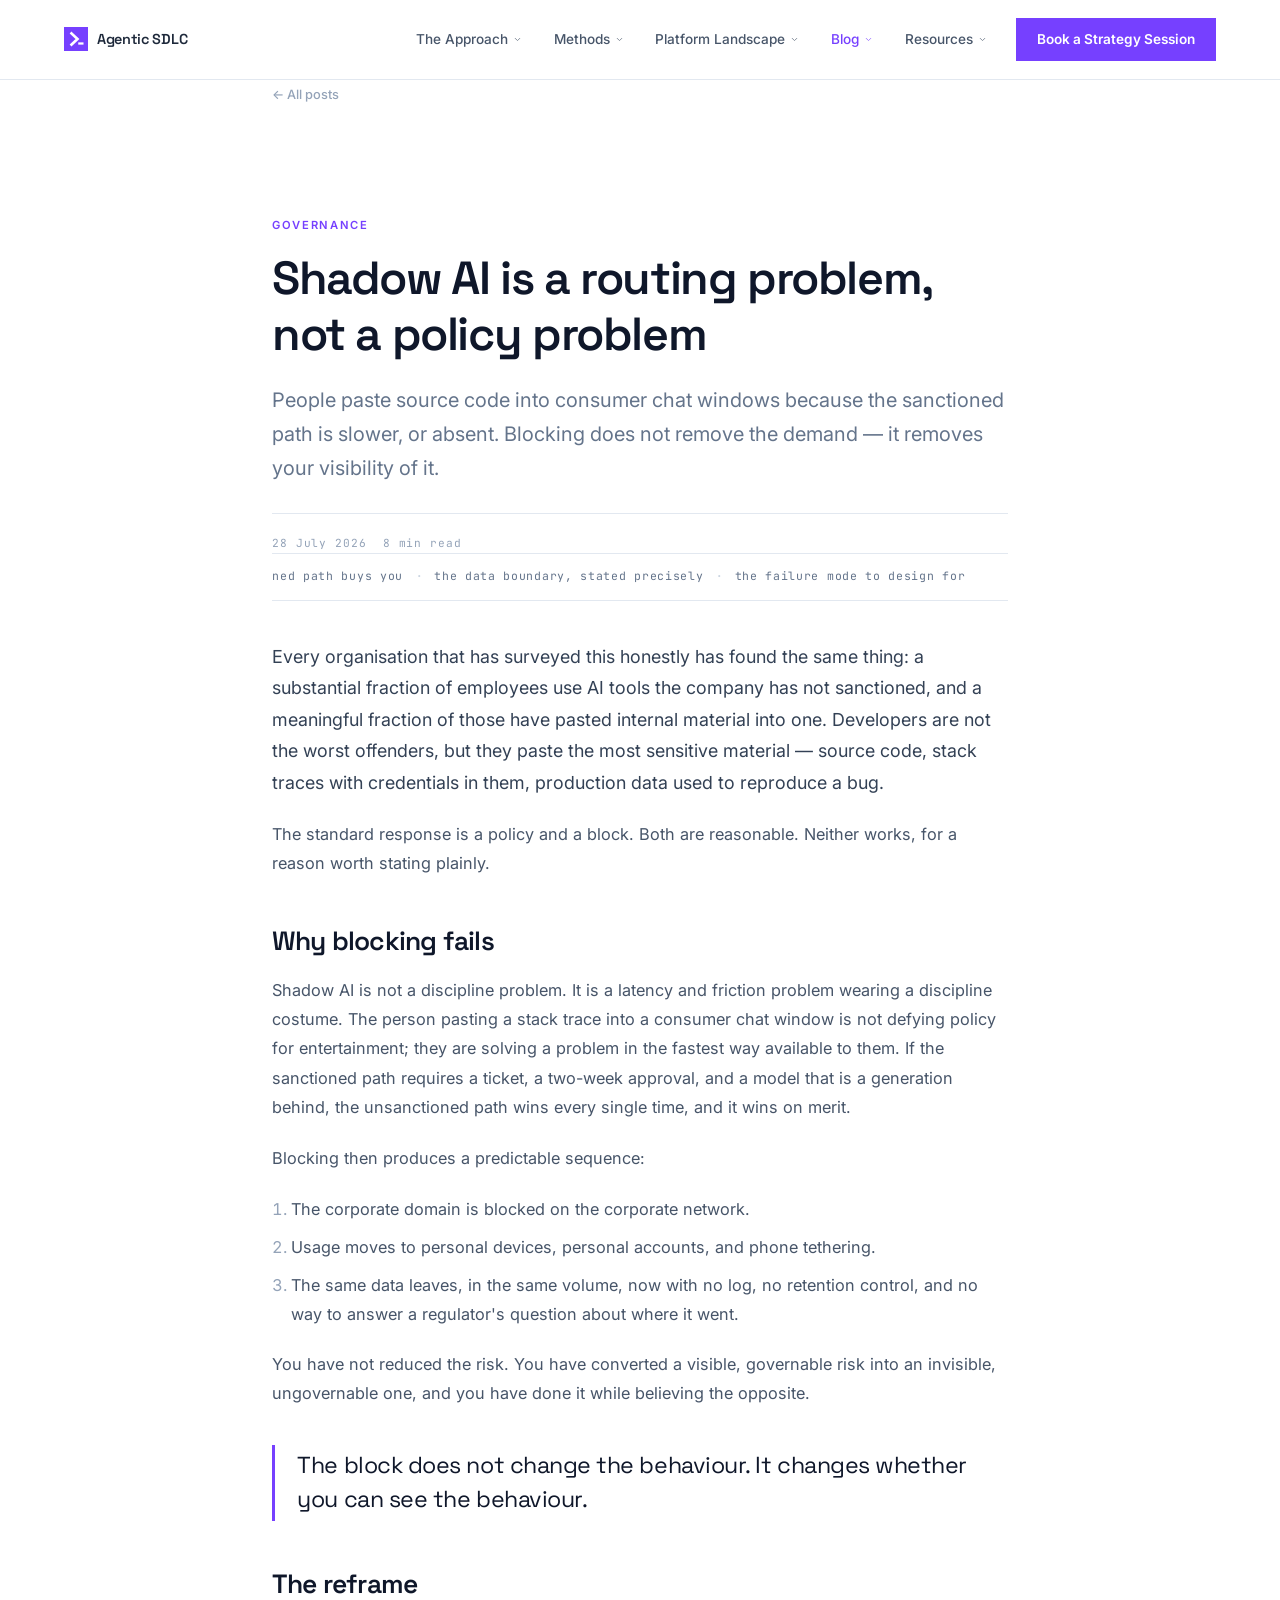
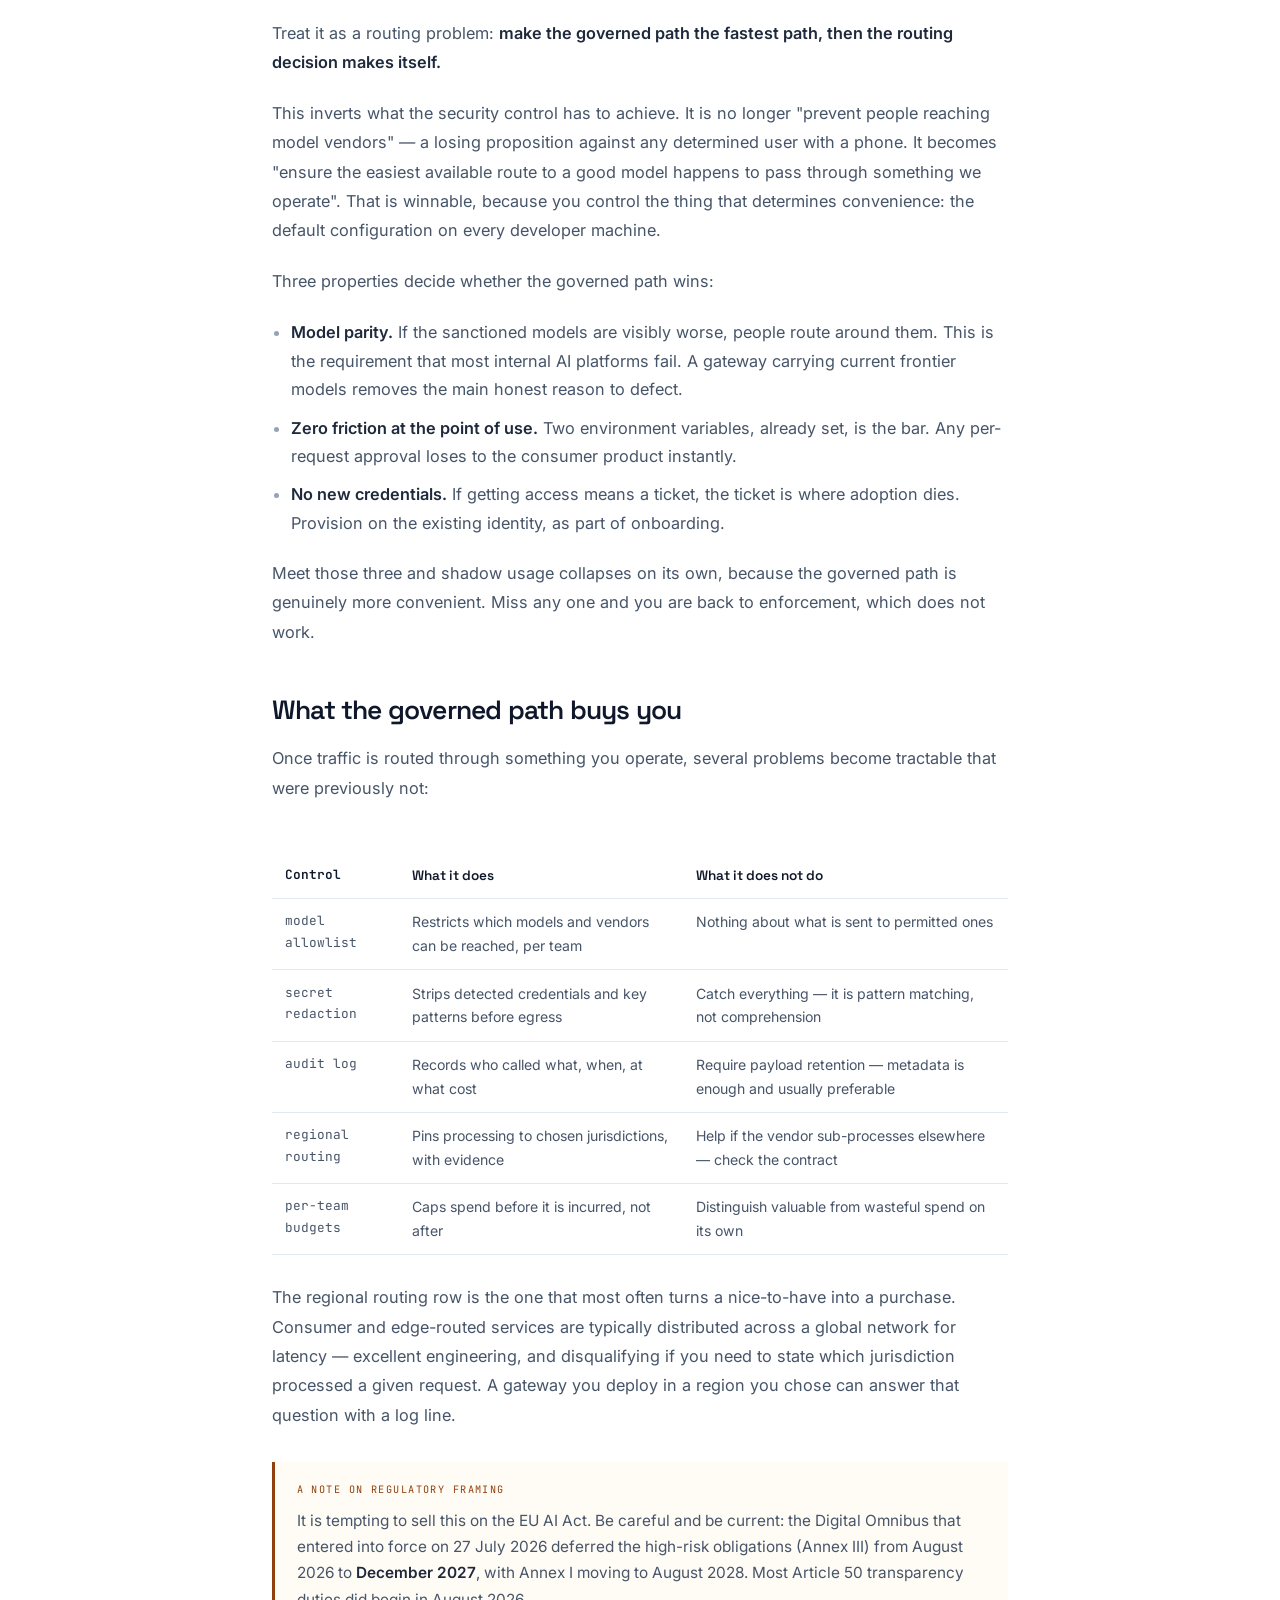
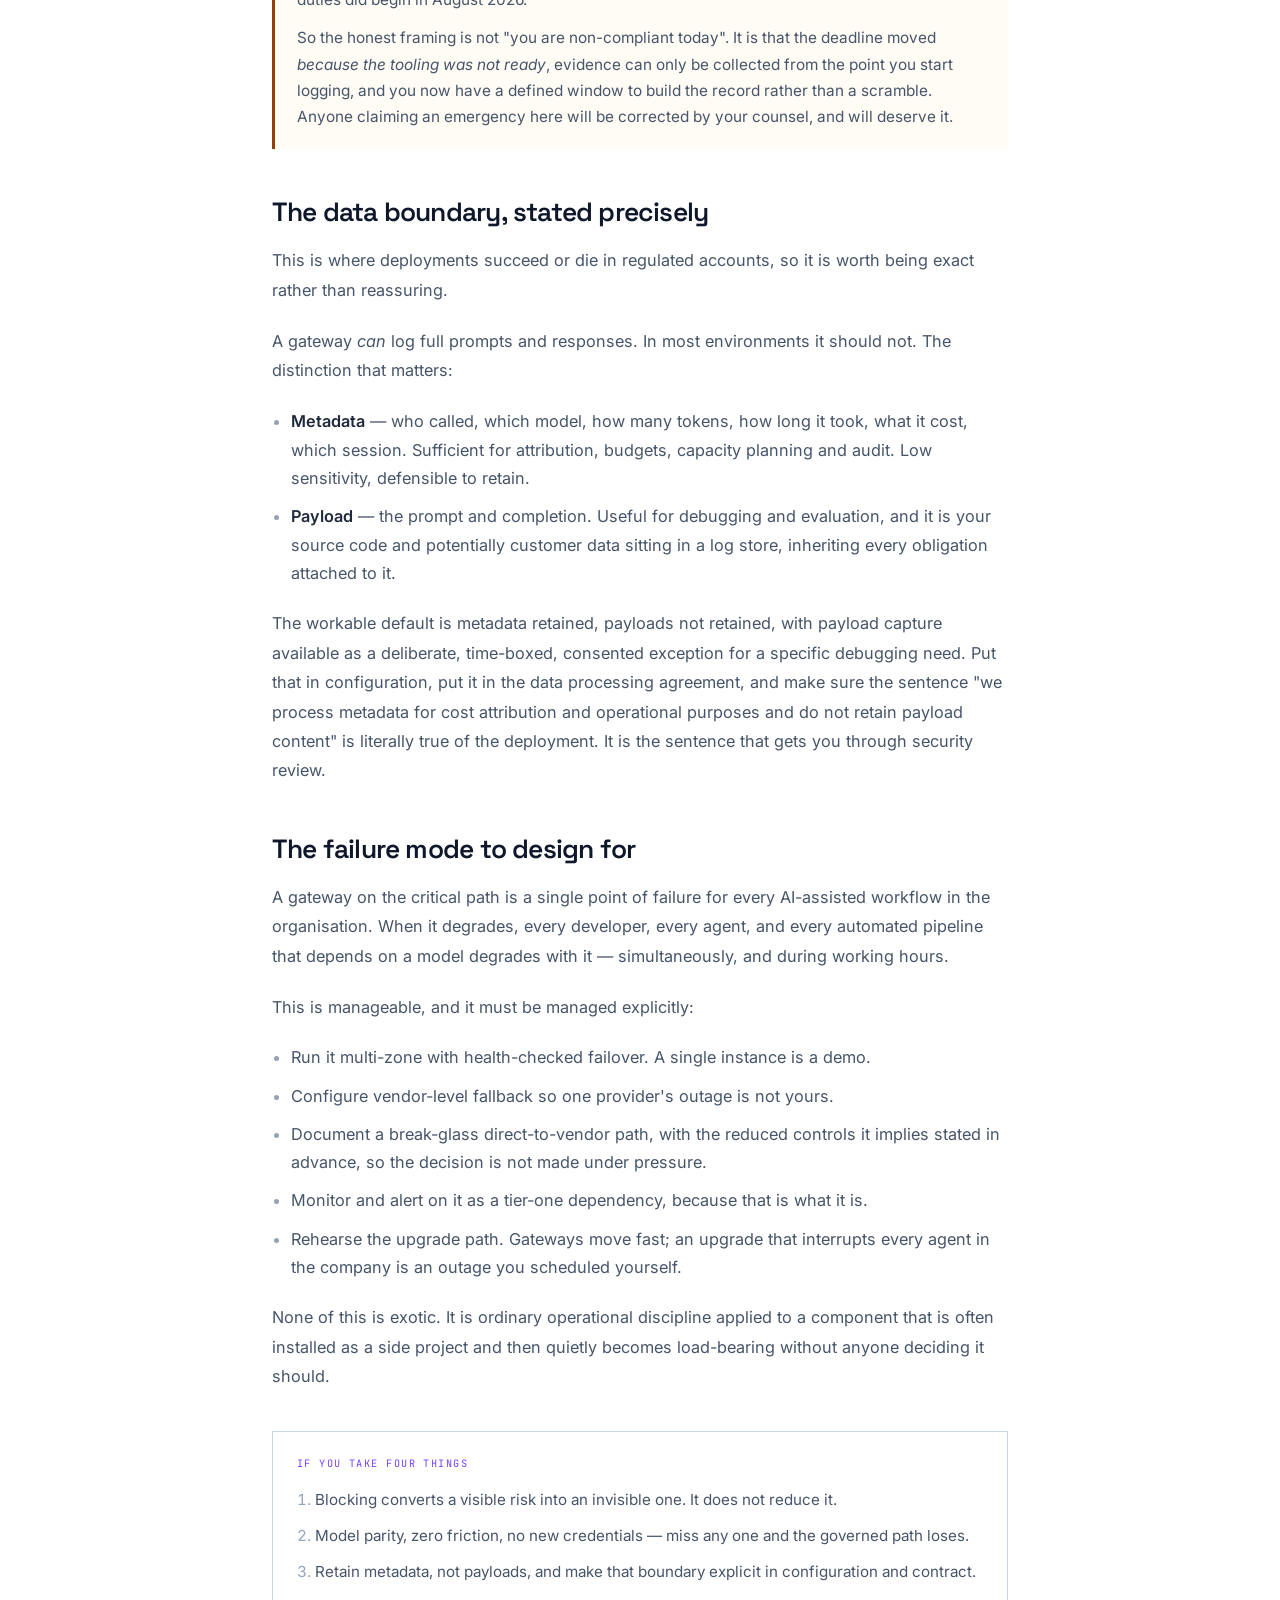
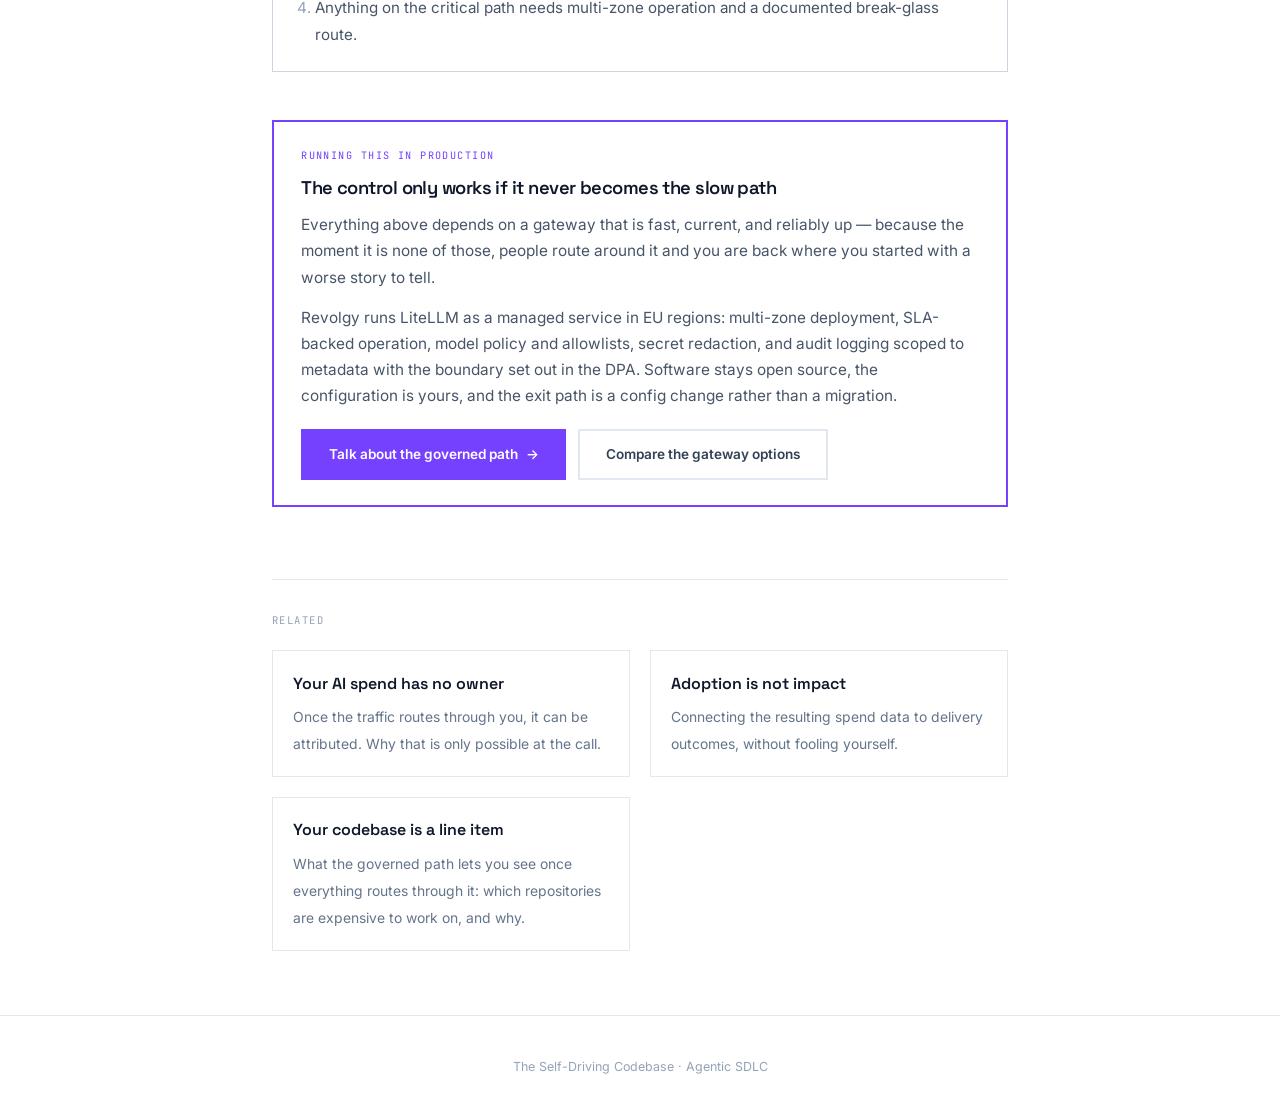
<file: blog-shadow-ai.html>
<!DOCTYPE html>
<html lang="en">
<head>
<meta charset="UTF-8">
<meta name="viewport" content="width=device-width, initial-scale=1.0">
<title>Shadow AI is a routing problem, not a policy problem | Agentic SDLC</title>
<meta name="description" content="Blocking consumer AI tools moves the traffic somewhere you cannot see it. Why the sanctioned path has to be the fastest path, and what it takes to make that true.">
<link rel="canonical" href="https://secho.github.io/AgenticSDLC/blog-shadow-ai.html">
<meta name="robots" content="index, follow, max-image-preview:large, max-snippet:-1, max-video-preview:-1">
<meta name="keywords" content="shadow AI, AI governance, data loss prevention, EU AI Act, AI gateway, secret redaction, data residency">
<meta name="author" content="Revolgy">
<meta name="theme-color" content="#7640FF">
<link rel="icon" href="favicon.svg" type="image/svg+xml">
<link rel="icon" href="favicon-32.png" sizes="32x32" type="image/png">
<link rel="icon" href="favicon-96.png" sizes="96x96" type="image/png">
<link rel="apple-touch-icon" href="apple-touch-icon.png">
<meta property="og:type" content="article">
<meta property="og:site_name" content="Agentic SDLC">
<meta property="og:locale" content="en_GB">
<meta property="og:url" content="https://secho.github.io/AgenticSDLC/blog-shadow-ai.html">
<meta property="og:title" content="Shadow AI is a routing problem, not a policy problem | Agentic SDLC">
<meta property="og:description" content="Blocking consumer AI tools moves the traffic somewhere you cannot see it. Why the sanctioned path has to be the fastest path, and what it takes to make that true.">
<meta property="og:image" content="https://secho.github.io/AgenticSDLC/og-image.png">
<meta property="og:image:width" content="1200">
<meta property="og:image:height" content="630">
<meta property="og:image:alt" content="Agentic SDLC — the self-driving codebase">
<meta name="twitter:card" content="summary_large_image">
<meta name="twitter:title" content="Shadow AI is a routing problem, not a policy problem | Agentic SDLC">
<meta name="twitter:description" content="Blocking consumer AI tools moves the traffic somewhere you cannot see it. Why the sanctioned path has to be the fastest path, and what it takes to make that true.">
<meta name="twitter:image" content="https://secho.github.io/AgenticSDLC/og-image.png">
<link rel="preconnect" href="https://fonts.googleapis.com">
<link rel="preconnect" href="https://fonts.gstatic.com" crossorigin>
<link href="https://fonts.googleapis.com/css2?family=Inter:wght@300;400;500;600;700&family=Space+Grotesk:wght@300;400;500;600;700&family=JetBrains+Mono:wght@400;500&display=swap" rel="stylesheet">
<link rel="stylesheet" href="blog.css">
<script type="application/ld+json">{
  "@context": "https://schema.org",
  "@type": "BlogPosting",
  "headline": "Shadow AI is a routing problem, not a policy problem | Agentic SDLC",
  "description": "Blocking consumer AI tools moves the traffic somewhere you cannot see it. Why the sanctioned path has to be the fastest path, and what it takes to make that true.",
  "url": "https://secho.github.io/AgenticSDLC/blog-shadow-ai.html",
  "inLanguage": "en-GB",
  "image": "https://secho.github.io/AgenticSDLC/og-image.png",
  "publisher": {
    "@type": "Organization",
    "name": "Revolgy",
    "url": "https://www.revolgy.com/",
    "logo": "https://secho.github.io/AgenticSDLC/icon-512.png"
  },
  "author": {
    "@type": "Organization",
    "name": "Revolgy",
    "url": "https://www.revolgy.com/",
    "logo": "https://secho.github.io/AgenticSDLC/icon-512.png"
  },
  "datePublished": "2026-07-28",
  "dateModified": "2026-09-11",
  "mainEntityOfPage": {
    "@type": "WebPage",
    "@id": "https://secho.github.io/AgenticSDLC/blog-shadow-ai.html"
  }
}</script>
</head>
<body>
<script src="nav.js" defer></script>

<div class="wrap">
<div class="narrow">

  <a href="blog.html" class="back-link">&larr; All posts</a>

  <article>
    <header class="post-hero">
      <span class="label">Governance</span>
      <h1>Shadow AI is a routing problem, not a policy problem</h1>
      <p class="dek">People paste source code into consumer chat windows because the sanctioned path is slower, or absent. Blocking does not remove the demand &mdash; it removes your visibility of it.</p>
      <div class="post-meta">
        <span>28 July 2026</span>
        <span>8 min read</span>
      </div>
    </header>

    <nav class="subnav" data-auto=".post-body h2" aria-label="In this post">
      <div class="subnav-inner"></div>
    </nav>

    <div class="post-body">

      <p class="lede">Every organisation that has surveyed this honestly has found the same thing: a substantial fraction of employees use AI tools the company has not sanctioned, and a meaningful fraction of those have pasted internal material into one. Developers are not the worst offenders, but they paste the most sensitive material &mdash; source code, stack traces with credentials in them, production data used to reproduce a bug.</p>

      <p>The standard response is a policy and a block. Both are reasonable. Neither works, for a reason worth stating plainly.</p>

      <h2>Why blocking fails</h2>

      <p>Shadow AI is not a discipline problem. It is a latency and friction problem wearing a discipline costume. The person pasting a stack trace into a consumer chat window is not defying policy for entertainment; they are solving a problem in the fastest way available to them. If the sanctioned path requires a ticket, a two-week approval, and a model that is a generation behind, the unsanctioned path wins every single time, and it wins on merit.</p>

      <p>Blocking then produces a predictable sequence:</p>

      <ol>
        <li>The corporate domain is blocked on the corporate network.</li>
        <li>Usage moves to personal devices, personal accounts, and phone tethering.</li>
        <li>The same data leaves, in the same volume, now with no log, no retention control, and no way to answer a regulator's question about where it went.</li>
      </ol>

      <p>You have not reduced the risk. You have converted a visible, governable risk into an invisible, ungovernable one, and you have done it while believing the opposite.</p>

      <div class="pull">The block does not change the behaviour. It changes whether you can see the behaviour.</div>

      <h2>The reframe</h2>

      <p>Treat it as a routing problem: <strong>make the governed path the fastest path, then the routing decision makes itself.</strong></p>

      <p>This inverts what the security control has to achieve. It is no longer "prevent people reaching model vendors" &mdash; a losing proposition against any determined user with a phone. It becomes "ensure the easiest available route to a good model happens to pass through something we operate". That is winnable, because you control the thing that determines convenience: the default configuration on every developer machine.</p>

      <p>Three properties decide whether the governed path wins:</p>

      <ul>
        <li><strong>Model parity.</strong> If the sanctioned models are visibly worse, people route around them. This is the requirement that most internal AI platforms fail. A gateway carrying current frontier models removes the main honest reason to defect.</li>
        <li><strong>Zero friction at the point of use.</strong> Two environment variables, already set, is the bar. Any per-request approval loses to the consumer product instantly.</li>
        <li><strong>No new credentials.</strong> If getting access means a ticket, the ticket is where adoption dies. Provision on the existing identity, as part of onboarding.</li>
      </ul>

      <p>Meet those three and shadow usage collapses on its own, because the governed path is genuinely more convenient. Miss any one and you are back to enforcement, which does not work.</p>

      <h2>What the governed path buys you</h2>

      <p>Once traffic is routed through something you operate, several problems become tractable that were previously not:</p>

      <div class="table-scroll">
      <table>
        <thead><tr><th class="m">Control</th><th>What it does</th><th>What it does not do</th></tr></thead>
        <tbody>
          <tr>
            <td class="m">model allowlist</td>
            <td>Restricts which models and vendors can be reached, per team</td>
            <td>Nothing about what is sent to permitted ones</td>
          </tr>
          <tr>
            <td class="m">secret redaction</td>
            <td>Strips detected credentials and key patterns before egress</td>
            <td>Catch everything &mdash; it is pattern matching, not comprehension</td>
          </tr>
          <tr>
            <td class="m">audit log</td>
            <td>Records who called what, when, at what cost</td>
            <td>Require payload retention &mdash; metadata is enough and usually preferable</td>
          </tr>
          <tr>
            <td class="m">regional routing</td>
            <td>Pins processing to chosen jurisdictions, with evidence</td>
            <td>Help if the vendor sub-processes elsewhere &mdash; check the contract</td>
          </tr>
          <tr>
            <td class="m">per-team budgets</td>
            <td>Caps spend before it is incurred, not after</td>
            <td>Distinguish valuable from wasteful spend on its own</td>
          </tr>
        </tbody>
      </table>
      </div>

      <p>The regional routing row is the one that most often turns a nice-to-have into a purchase. Consumer and edge-routed services are typically distributed across a global network for latency &mdash; excellent engineering, and disqualifying if you need to state which jurisdiction processed a given request. A gateway you deploy in a region you chose can answer that question with a log line.</p>

      <div class="callout warn">
        <span class="k">A note on regulatory framing</span>
        <p>It is tempting to sell this on the EU AI Act. Be careful and be current: the Digital Omnibus that entered into force on 27 July 2026 deferred the high-risk obligations (Annex III) from August 2026 to <strong>December 2027</strong>, with Annex I moving to August 2028. Most Article 50 transparency duties did begin in August 2026.</p>
        <p>So the honest framing is not "you are non-compliant today". It is that the deadline moved <em>because the tooling was not ready</em>, evidence can only be collected from the point you start logging, and you now have a defined window to build the record rather than a scramble. Anyone claiming an emergency here will be corrected by your counsel, and will deserve it.</p>
      </div>

      <h2>The data boundary, stated precisely</h2>

      <p>This is where deployments succeed or die in regulated accounts, so it is worth being exact rather than reassuring.</p>

      <p>A gateway <em>can</em> log full prompts and responses. In most environments it should not. The distinction that matters:</p>

      <ul>
        <li><strong>Metadata</strong> &mdash; who called, which model, how many tokens, how long it took, what it cost, which session. Sufficient for attribution, budgets, capacity planning and audit. Low sensitivity, defensible to retain.</li>
        <li><strong>Payload</strong> &mdash; the prompt and completion. Useful for debugging and evaluation, and it is your source code and potentially customer data sitting in a log store, inheriting every obligation attached to it.</li>
      </ul>

      <p>The workable default is metadata retained, payloads not retained, with payload capture available as a deliberate, time-boxed, consented exception for a specific debugging need. Put that in configuration, put it in the data processing agreement, and make sure the sentence "we process metadata for cost attribution and operational purposes and do not retain payload content" is literally true of the deployment. It is the sentence that gets you through security review.</p>

      <h2>The failure mode to design for</h2>

      <p>A gateway on the critical path is a single point of failure for every AI-assisted workflow in the organisation. When it degrades, every developer, every agent, and every automated pipeline that depends on a model degrades with it &mdash; simultaneously, and during working hours.</p>

      <p>This is manageable, and it must be managed explicitly:</p>

      <ul>
        <li>Run it multi-zone with health-checked failover. A single instance is a demo.</li>
        <li>Configure vendor-level fallback so one provider's outage is not yours.</li>
        <li>Document a break-glass direct-to-vendor path, with the reduced controls it implies stated in advance, so the decision is not made under pressure.</li>
        <li>Monitor and alert on it as a tier-one dependency, because that is what it is.</li>
        <li>Rehearse the upgrade path. Gateways move fast; an upgrade that interrupts every agent in the company is an outage you scheduled yourself.</li>
      </ul>

      <p>None of this is exotic. It is ordinary operational discipline applied to a component that is often installed as a side project and then quietly becomes load-bearing without anyone deciding it should.</p>

      <div class="takeaways">
        <div class="k">If you take four things</div>
        <ol>
          <li>Blocking converts a visible risk into an invisible one. It does not reduce it.</li>
          <li>Model parity, zero friction, no new credentials &mdash; miss any one and the governed path loses.</li>
          <li>Retain metadata, not payloads, and make that boundary explicit in configuration and contract.</li>
          <li>Anything on the critical path needs multi-zone operation and a documented break-glass route.</li>
        </ol>
      </div>

      <div class="operated">
        <div class="k">Running this in production</div>
        <h3>The control only works if it never becomes the slow path</h3>
        <p>Everything above depends on a gateway that is fast, current, and reliably up &mdash; because the moment it is none of those, people route around it and you are back where you started with a worse story to tell.</p>
        <p>Revolgy runs LiteLLM as a managed service in EU regions: multi-zone deployment, SLA-backed operation, model policy and allowlists, secret redaction, and audit logging scoped to metadata with the boundary set out in the DPA. Software stays open source, the configuration is yours, and the exit path is a config change rather than a migration.</p>
        <div class="actions">
          <a href="index.html#cta" class="btn btn--primary">Talk about the governed path <span aria-hidden="true">&rarr;</span></a>
          <a href="platform-landscape.html#stack" class="btn btn--outline">Compare the gateway options</a>
        </div>
      </div>

    </div>
  </article>

  <div class="related">
    <div class="k">Related</div>
    <div class="related-grid">
      <a href="blog-ai-spend-attribution.html">
        <span class="t">Your AI spend has no owner</span>
        <span class="d">Once the traffic routes through you, it can be attributed. Why that is only possible at the call.</span>
      </a>
      <a href="blog-measuring-ai-impact.html">
        <span class="t">Adoption is not impact</span>
        <span class="d">Connecting the resulting spend data to delivery outcomes, without fooling yourself.</span>
      </a>
      <a href="blog-codebase-structure-cost.html">
        <span class="t">Your codebase is a line item</span>
        <span class="d">What the governed path lets you see once everything routes through it: which repositories are expensive to work on, and why.</span>
      </a>
    </div>
  </div>

</div>
</div>

<footer>
  <p>The Self-Driving Codebase &middot; Agentic SDLC</p>
</footer>

</body>
</html>
</file>
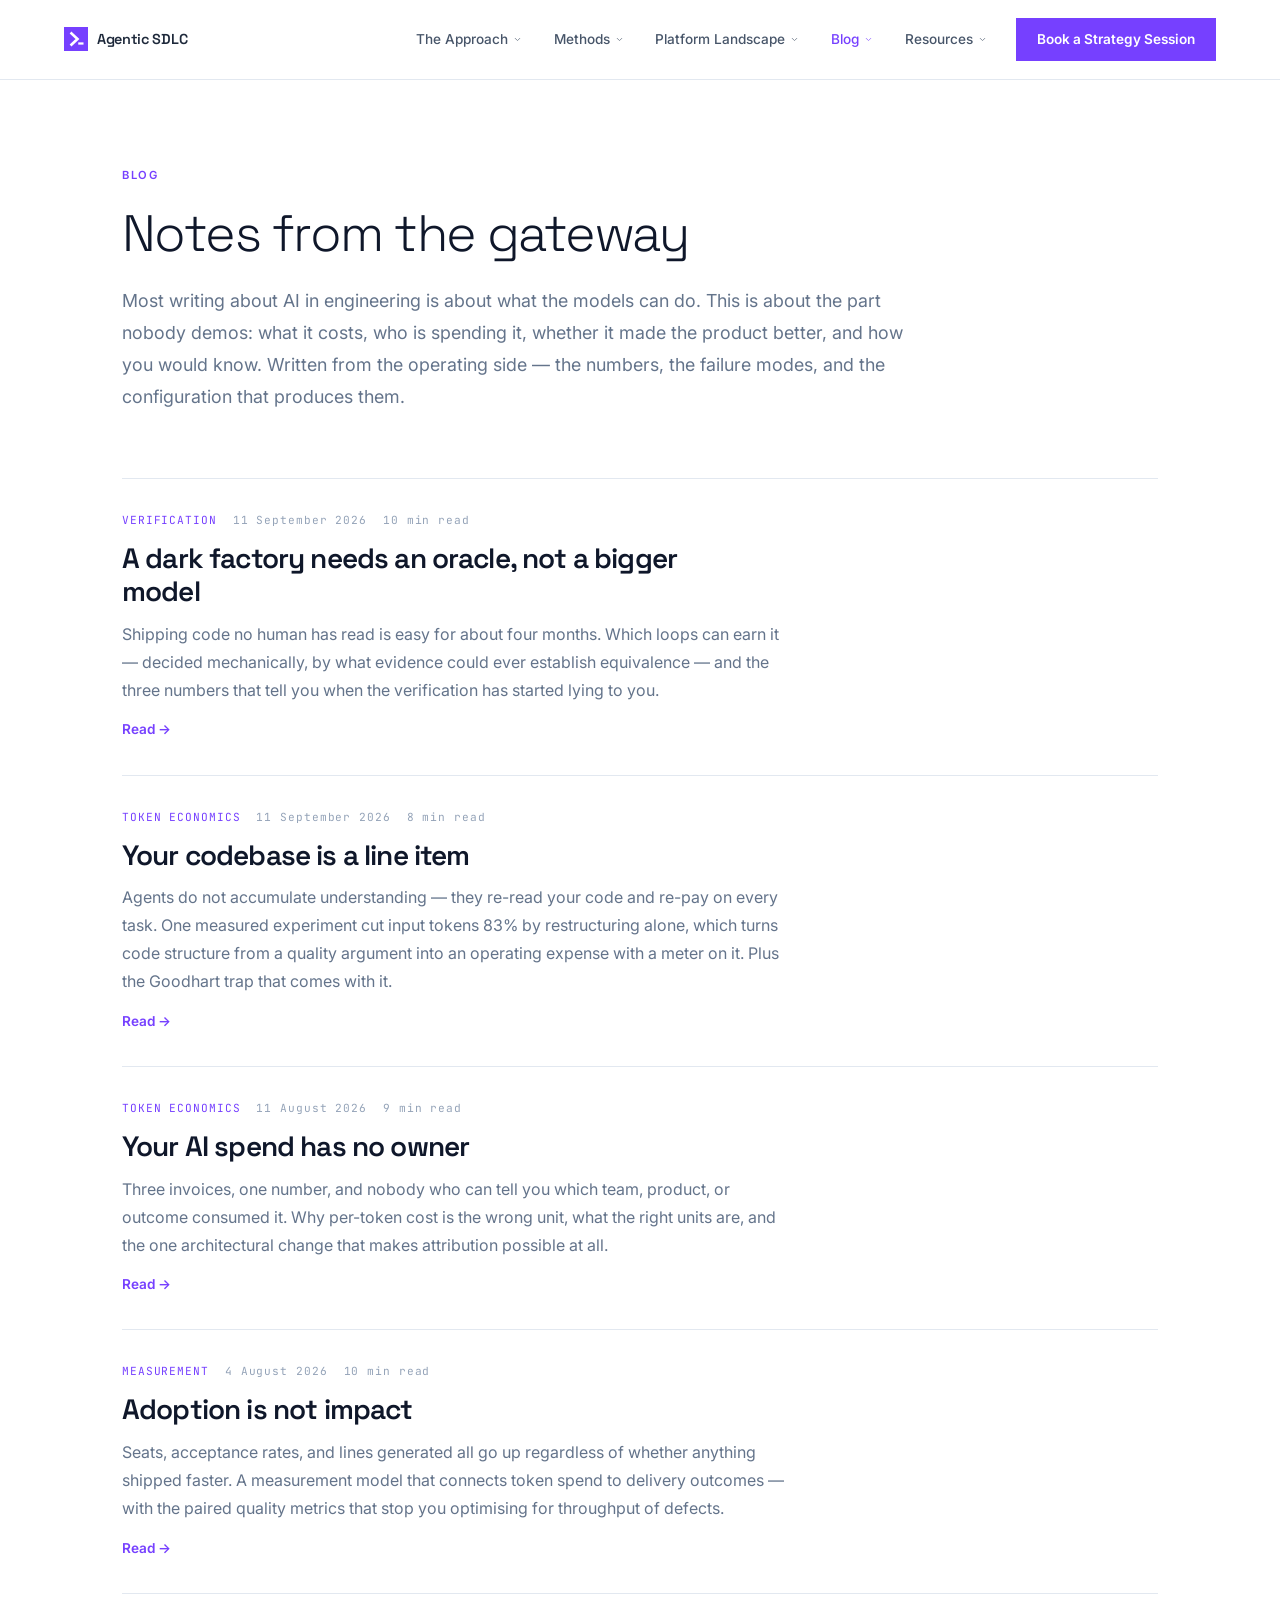
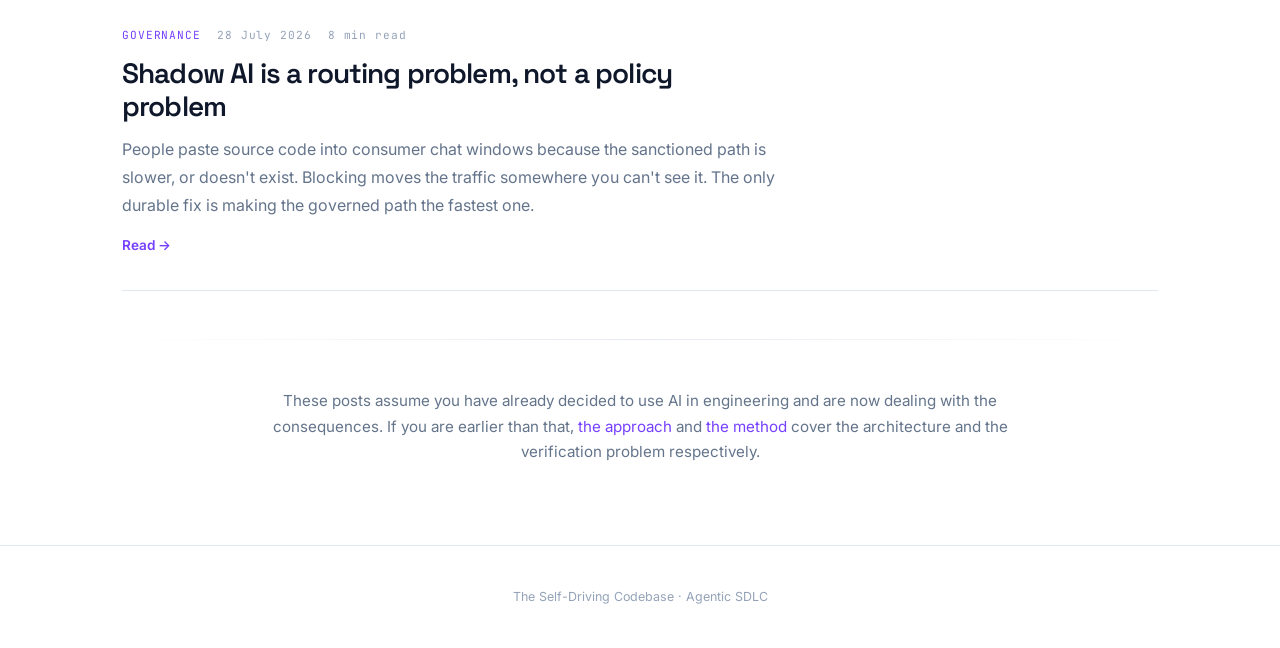
<file: blog.html>
<!DOCTYPE html>
<html lang="en">
<head>
<meta charset="UTF-8">
<meta name="viewport" content="width=device-width, initial-scale=1.0">
<title>Blog | Agentic SDLC</title>
<meta name="description" content="Practitioner notes on AI token economics, measuring the impact of AI on delivery, and running a model gateway in production.">
<link rel="canonical" href="https://secho.github.io/AgenticSDLC/blog.html">
<meta name="robots" content="index, follow, max-image-preview:large, max-snippet:-1, max-video-preview:-1">
<meta name="keywords" content="AI token economics, AI cost attribution, measuring AI impact, shadow AI, LLM gateway operations">
<meta name="author" content="Revolgy">
<meta name="theme-color" content="#7640FF">
<link rel="icon" href="favicon.svg" type="image/svg+xml">
<link rel="icon" href="favicon-32.png" sizes="32x32" type="image/png">
<link rel="icon" href="favicon-96.png" sizes="96x96" type="image/png">
<link rel="apple-touch-icon" href="apple-touch-icon.png">
<meta property="og:type" content="website">
<meta property="og:site_name" content="Agentic SDLC">
<meta property="og:locale" content="en_GB">
<meta property="og:url" content="https://secho.github.io/AgenticSDLC/blog.html">
<meta property="og:title" content="Blog | Agentic SDLC">
<meta property="og:description" content="Practitioner notes on AI token economics, measuring the impact of AI on delivery, and running a model gateway in production.">
<meta property="og:image" content="https://secho.github.io/AgenticSDLC/og-image.png">
<meta property="og:image:width" content="1200">
<meta property="og:image:height" content="630">
<meta property="og:image:alt" content="Agentic SDLC — the self-driving codebase">
<meta name="twitter:card" content="summary_large_image">
<meta name="twitter:title" content="Blog | Agentic SDLC">
<meta name="twitter:description" content="Practitioner notes on AI token economics, measuring the impact of AI on delivery, and running a model gateway in production.">
<meta name="twitter:image" content="https://secho.github.io/AgenticSDLC/og-image.png">
<link rel="preconnect" href="https://fonts.googleapis.com">
<link rel="preconnect" href="https://fonts.gstatic.com" crossorigin>
<link href="https://fonts.googleapis.com/css2?family=Inter:wght@300;400;500;600;700&family=Space+Grotesk:wght@300;400;500;600;700&family=JetBrains+Mono:wght@400;500&display=swap" rel="stylesheet">
<link rel="stylesheet" href="blog.css">
<script type="application/ld+json">{
  "@context": "https://schema.org",
  "@type": "Blog",
  "name": "Blog | Agentic SDLC",
  "description": "Practitioner notes on AI token economics, measuring the impact of AI on delivery, and running a model gateway in production.",
  "url": "https://secho.github.io/AgenticSDLC/blog.html",
  "inLanguage": "en-GB",
  "image": "https://secho.github.io/AgenticSDLC/og-image.png",
  "publisher": {
    "@type": "Organization",
    "name": "Revolgy",
    "url": "https://www.revolgy.com/",
    "logo": "https://secho.github.io/AgenticSDLC/icon-512.png"
  }
}</script>
</head>
<body>
<script src="nav.js" defer></script>

<div class="wrap">

  <header class="blog-hero">
    <span class="label">Blog</span>
    <h1>Notes from the gateway</h1>
    <p>Most writing about AI in engineering is about what the models can do. This is about the part nobody demos: what it costs, who is spending it, whether it made the product better, and how you would know. Written from the operating side &mdash; the numbers, the failure modes, and the configuration that produces them.</p>
  </header>

  <div class="post-list">

    <a class="post-card" href="blog-dark-factory-oracle.html">
      <div class="post-meta">
        <span class="tag">Verification</span>
        <span>11 September 2026</span>
        <span>10 min read</span>
      </div>
      <h2>A dark factory needs an oracle, not a bigger model</h2>
      <p class="dek">Shipping code no human has read is easy for about four months. Which loops can earn it &mdash; decided mechanically, by what evidence could ever establish equivalence &mdash; and the three numbers that tell you when the verification has started lying to you.</p>
      <span class="more">Read <span class="arrow">&rarr;</span></span>
    </a>

    <a class="post-card" href="blog-codebase-structure-cost.html">
      <div class="post-meta">
        <span class="tag">Token economics</span>
        <span>11 September 2026</span>
        <span>8 min read</span>
      </div>
      <h2>Your codebase is a line item</h2>
      <p class="dek">Agents do not accumulate understanding &mdash; they re-read your code and re-pay on every task. One measured experiment cut input tokens 83% by restructuring alone, which turns code structure from a quality argument into an operating expense with a meter on it. Plus the Goodhart trap that comes with it.</p>
      <span class="more">Read <span class="arrow">&rarr;</span></span>
    </a>

    <a class="post-card" href="blog-ai-spend-attribution.html">
      <div class="post-meta">
        <span class="tag">Token economics</span>
        <span>11 August 2026</span>
        <span>9 min read</span>
      </div>
      <h2>Your AI spend has no owner</h2>
      <p class="dek">Three invoices, one number, and nobody who can tell you which team, product, or outcome consumed it. Why per-token cost is the wrong unit, what the right units are, and the one architectural change that makes attribution possible at all.</p>
      <span class="more">Read <span class="arrow">&rarr;</span></span>
    </a>

    <a class="post-card" href="blog-measuring-ai-impact.html">
      <div class="post-meta">
        <span class="tag">Measurement</span>
        <span>4 August 2026</span>
        <span>10 min read</span>
      </div>
      <h2>Adoption is not impact</h2>
      <p class="dek">Seats, acceptance rates, and lines generated all go up regardless of whether anything shipped faster. A measurement model that connects token spend to delivery outcomes &mdash; with the paired quality metrics that stop you optimising for throughput of defects.</p>
      <span class="more">Read <span class="arrow">&rarr;</span></span>
    </a>

    <a class="post-card" href="blog-shadow-ai.html">
      <div class="post-meta">
        <span class="tag">Governance</span>
        <span>28 July 2026</span>
        <span>8 min read</span>
      </div>
      <h2>Shadow AI is a routing problem, not a policy problem</h2>
      <p class="dek">People paste source code into consumer chat windows because the sanctioned path is slower, or doesn't exist. Blocking moves the traffic somewhere you can't see it. The only durable fix is making the governed path the fastest one.</p>
      <span class="more">Read <span class="arrow">&rarr;</span></span>
    </a>

  </div>

  <div class="sep"></div>

  <div class="narrow" style="text-align:center;padding-bottom:1rem;">
    <p style="color:var(--slate-500);font-size:0.95rem;">These posts assume you have already decided to use AI in engineering and are now dealing with the consequences. If you are earlier than that, <a href="index.html">the approach</a> and <a href="method.html">the method</a> cover the architecture and the verification problem respectively.</p>
  </div>

</div>

<footer>
  <p>The Self-Driving Codebase &middot; Agentic SDLC</p>
</footer>

</body>
</html>
</file>
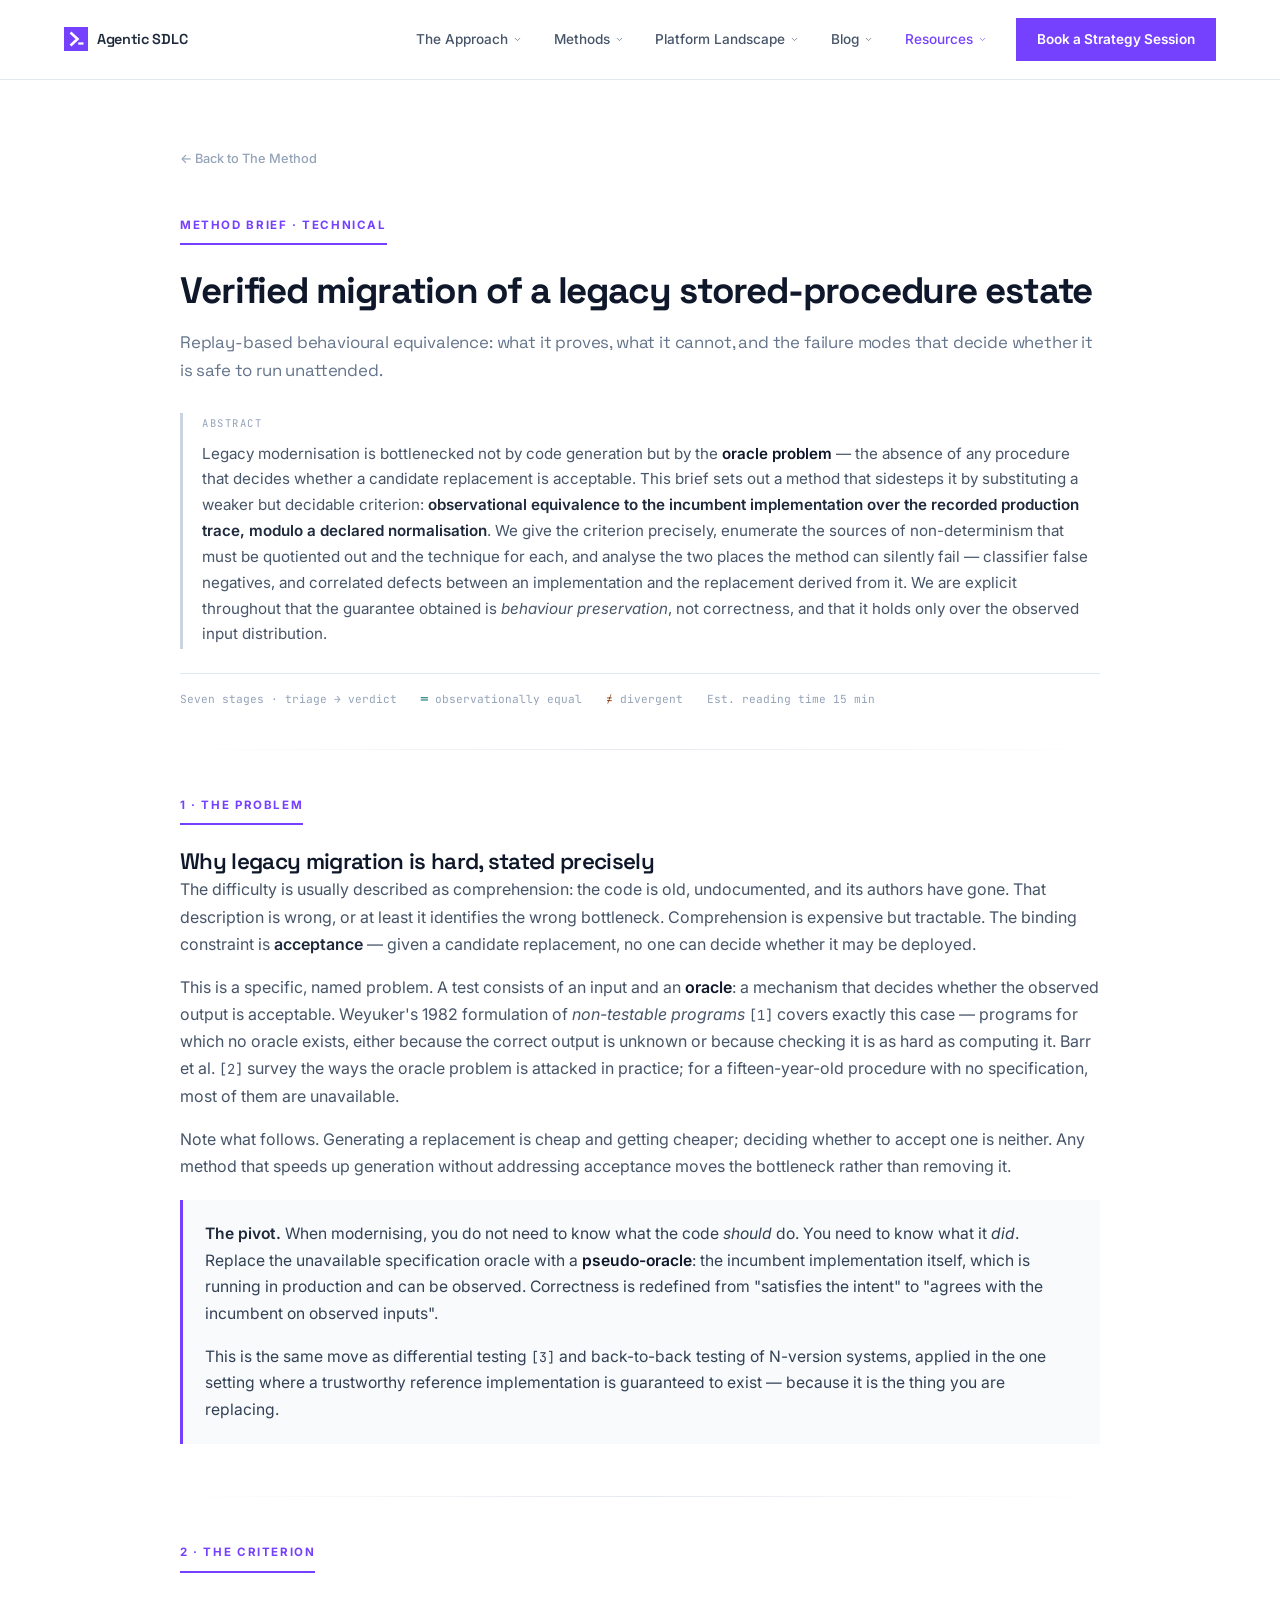
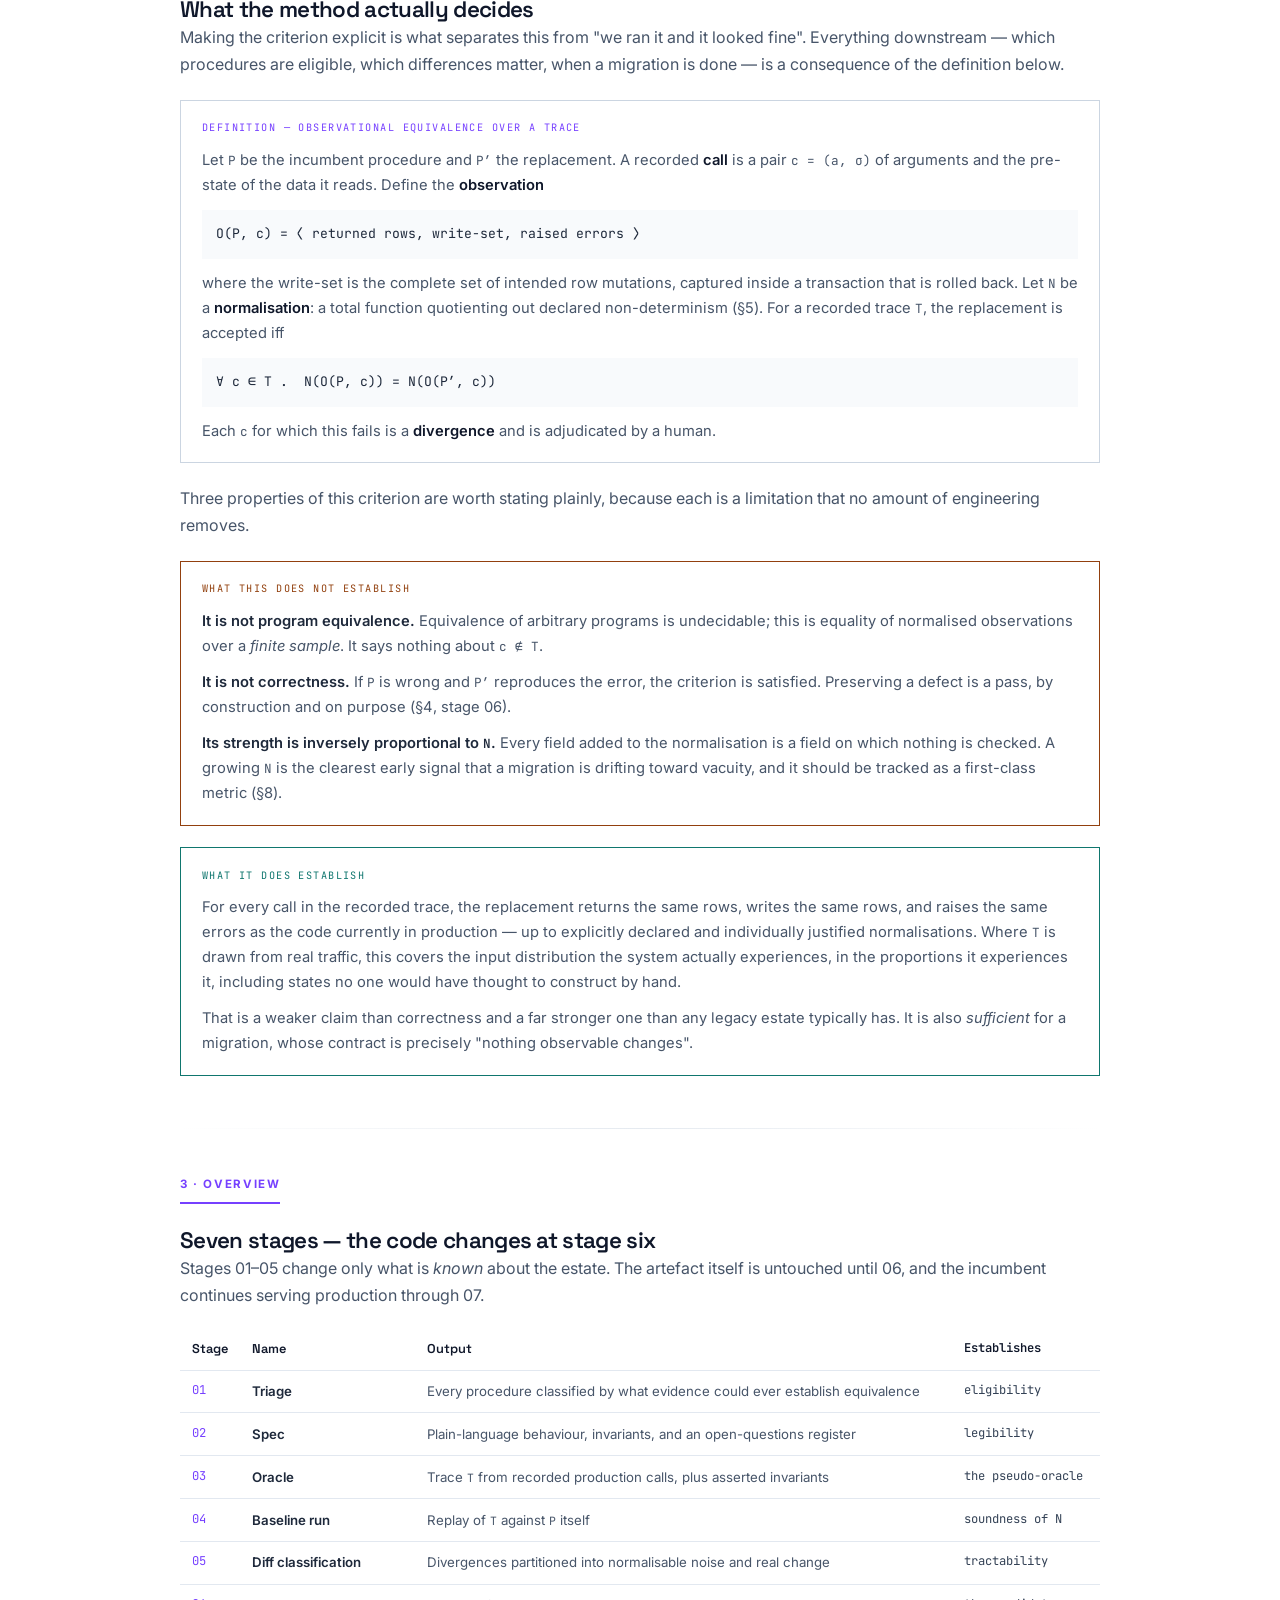
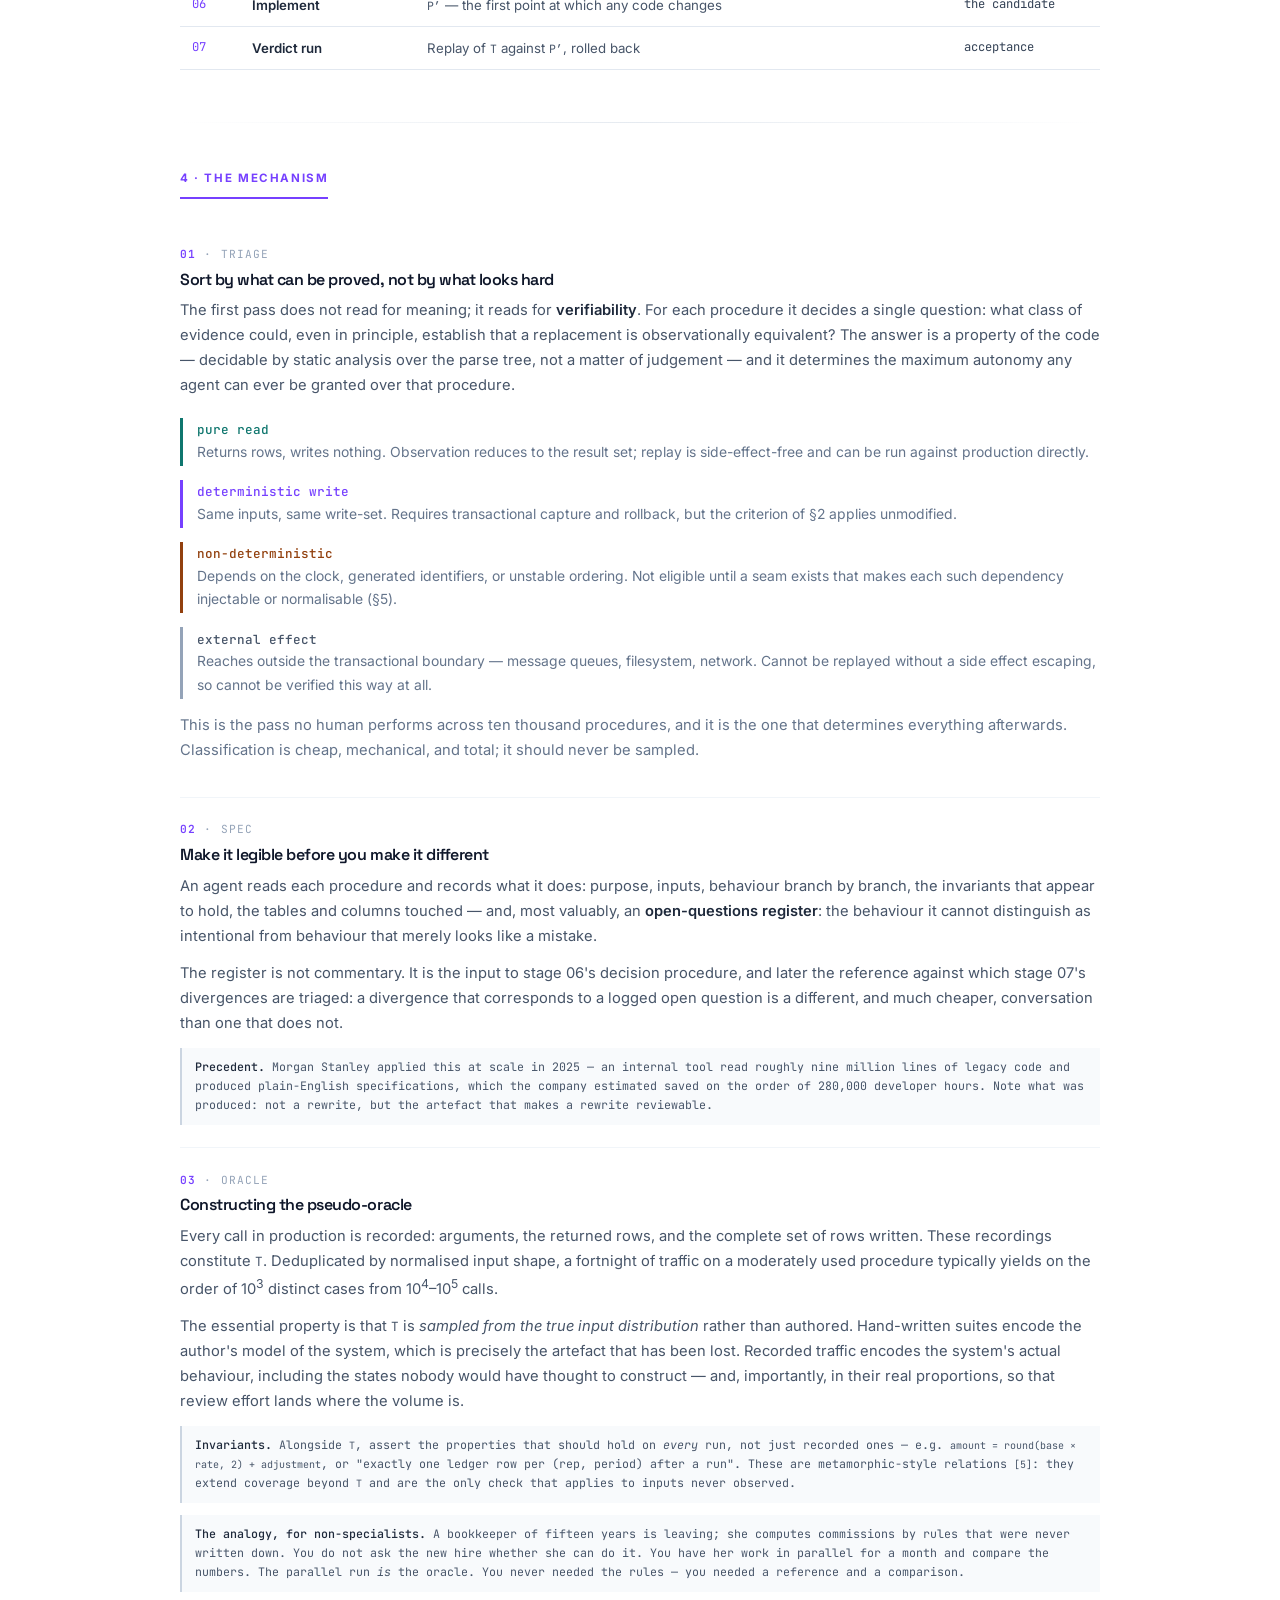
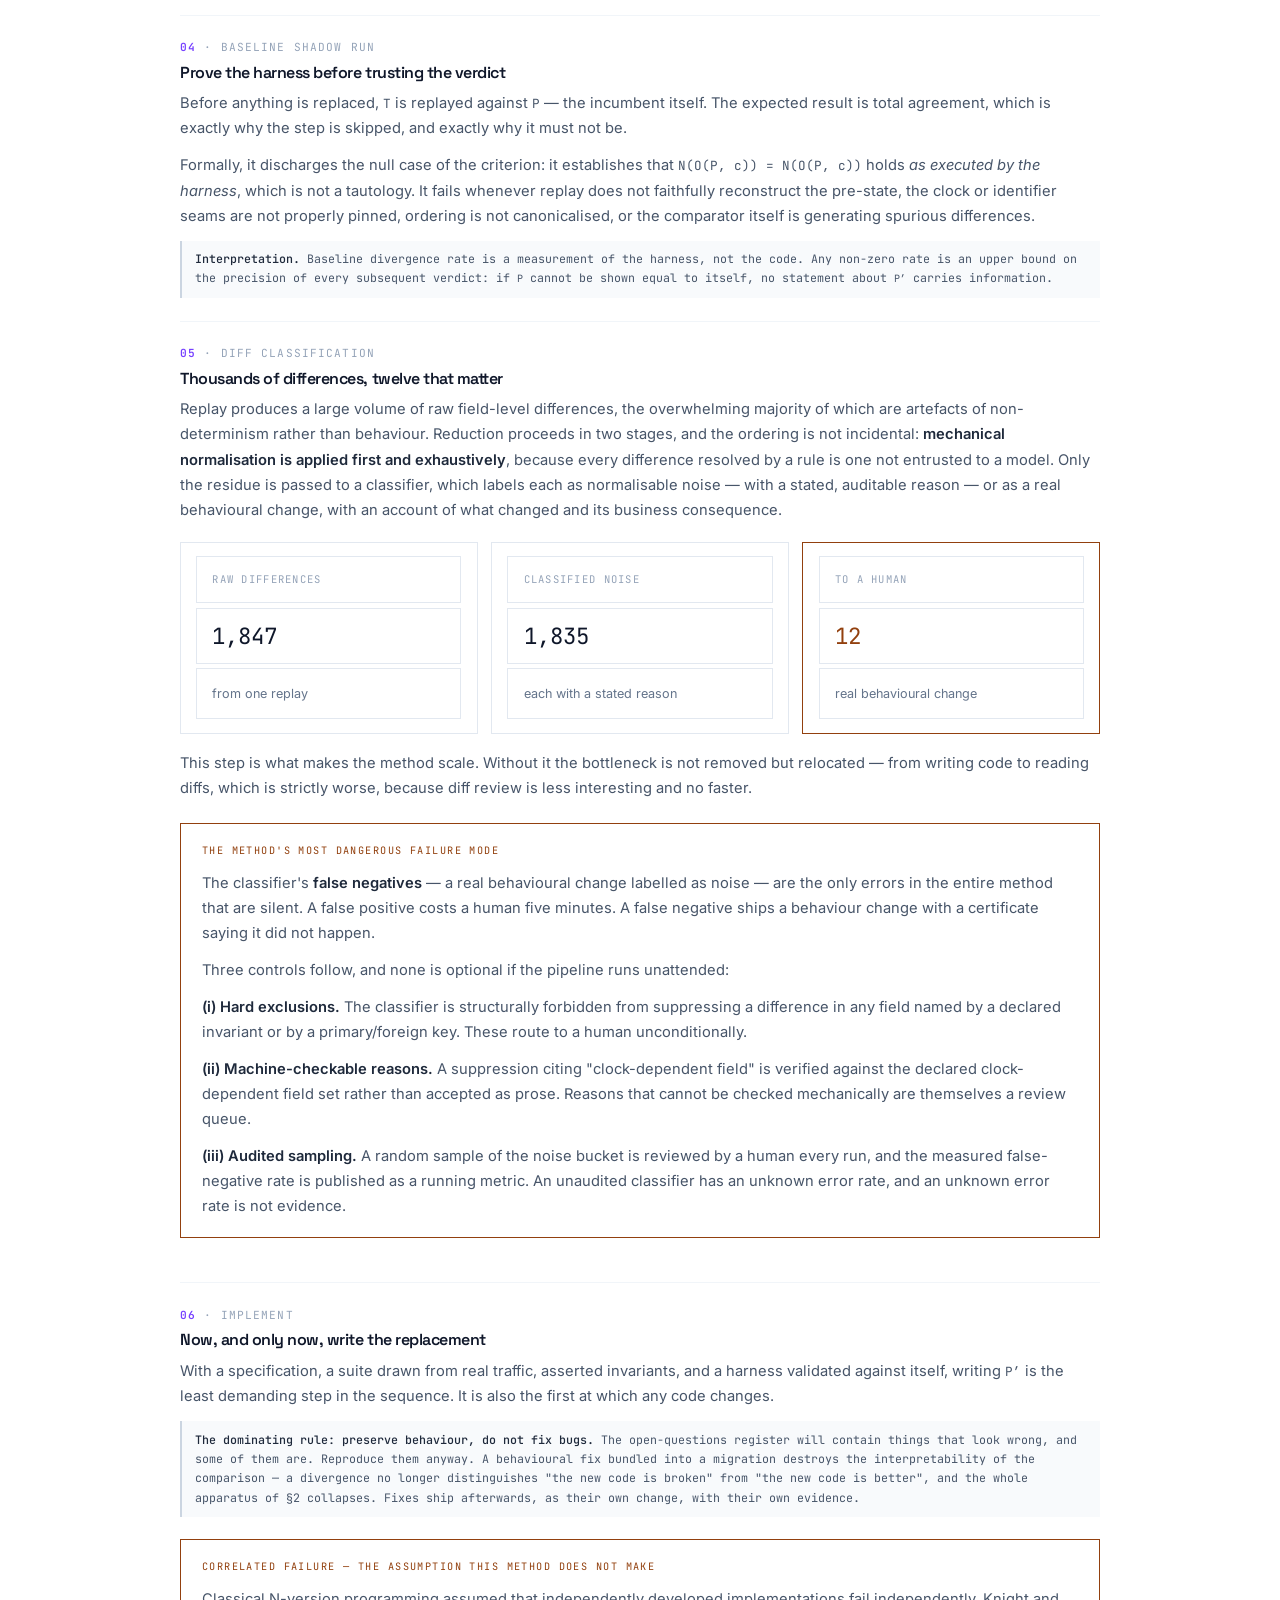
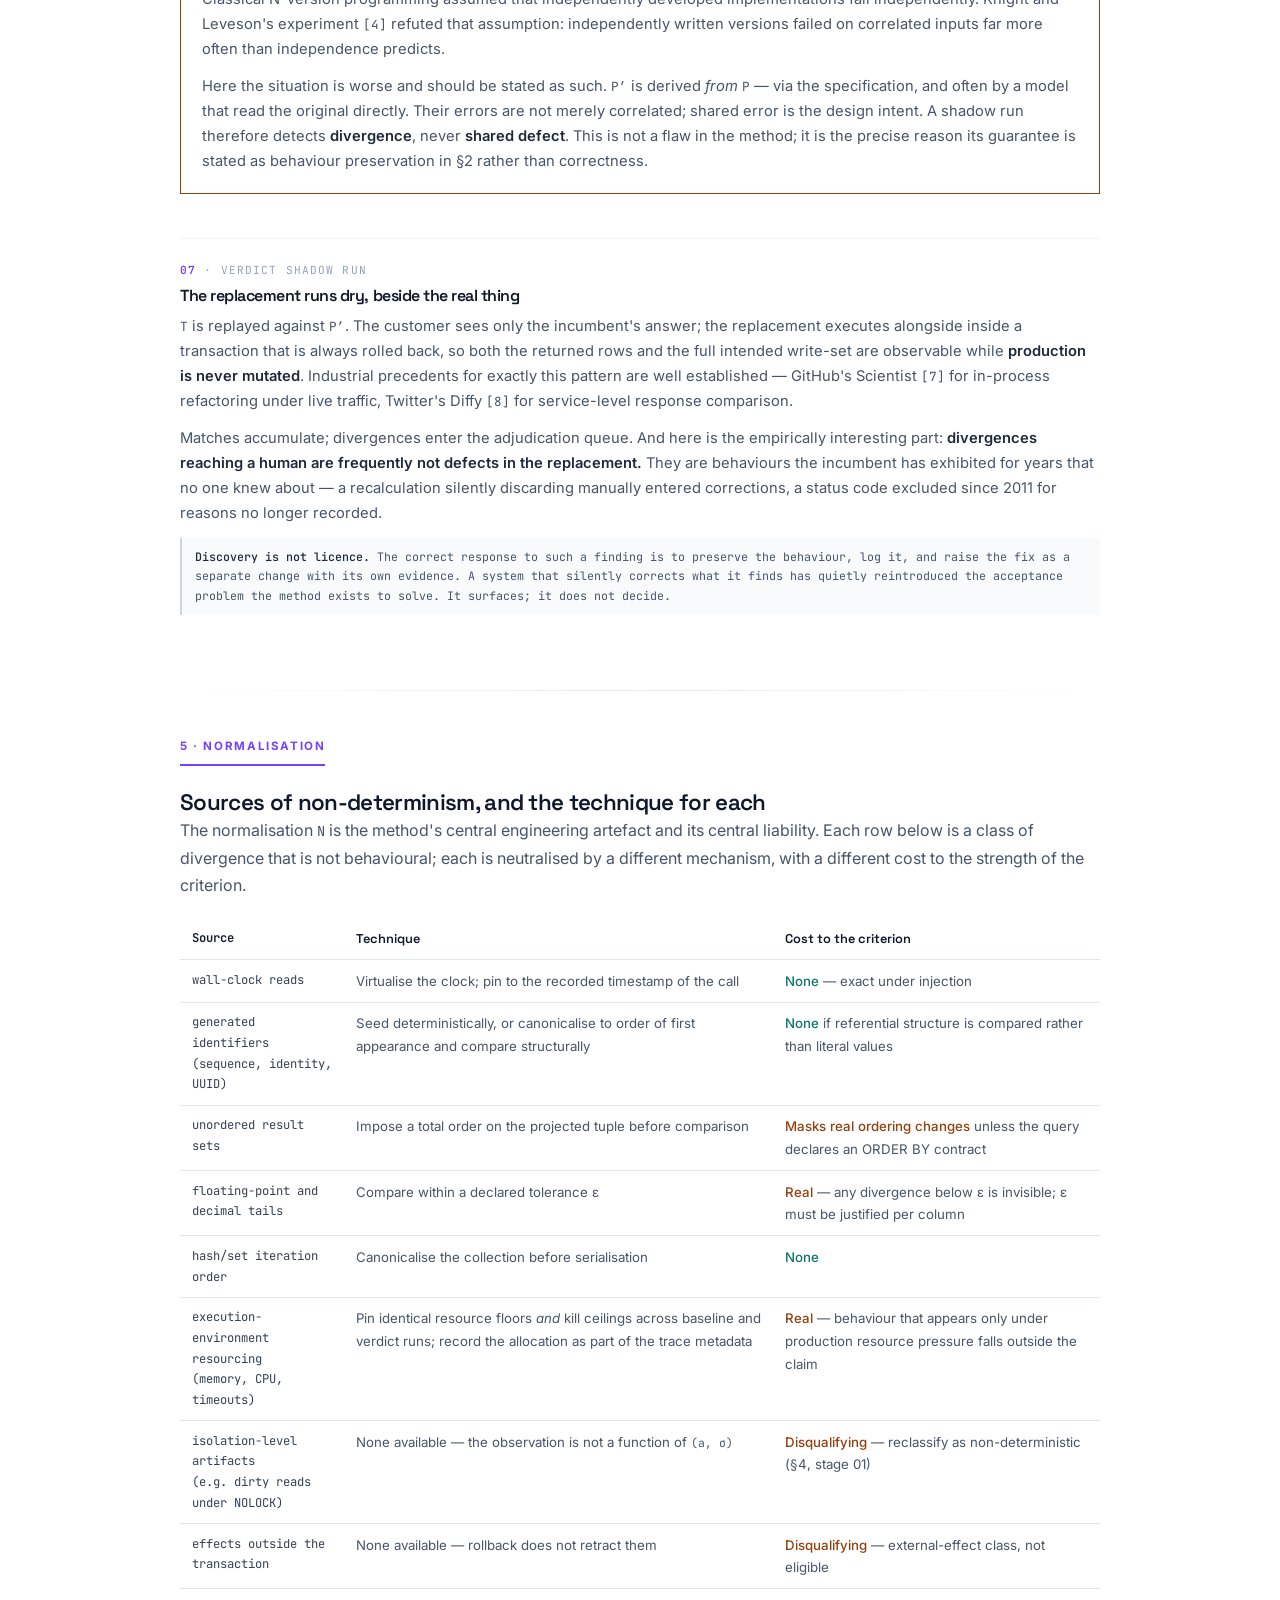
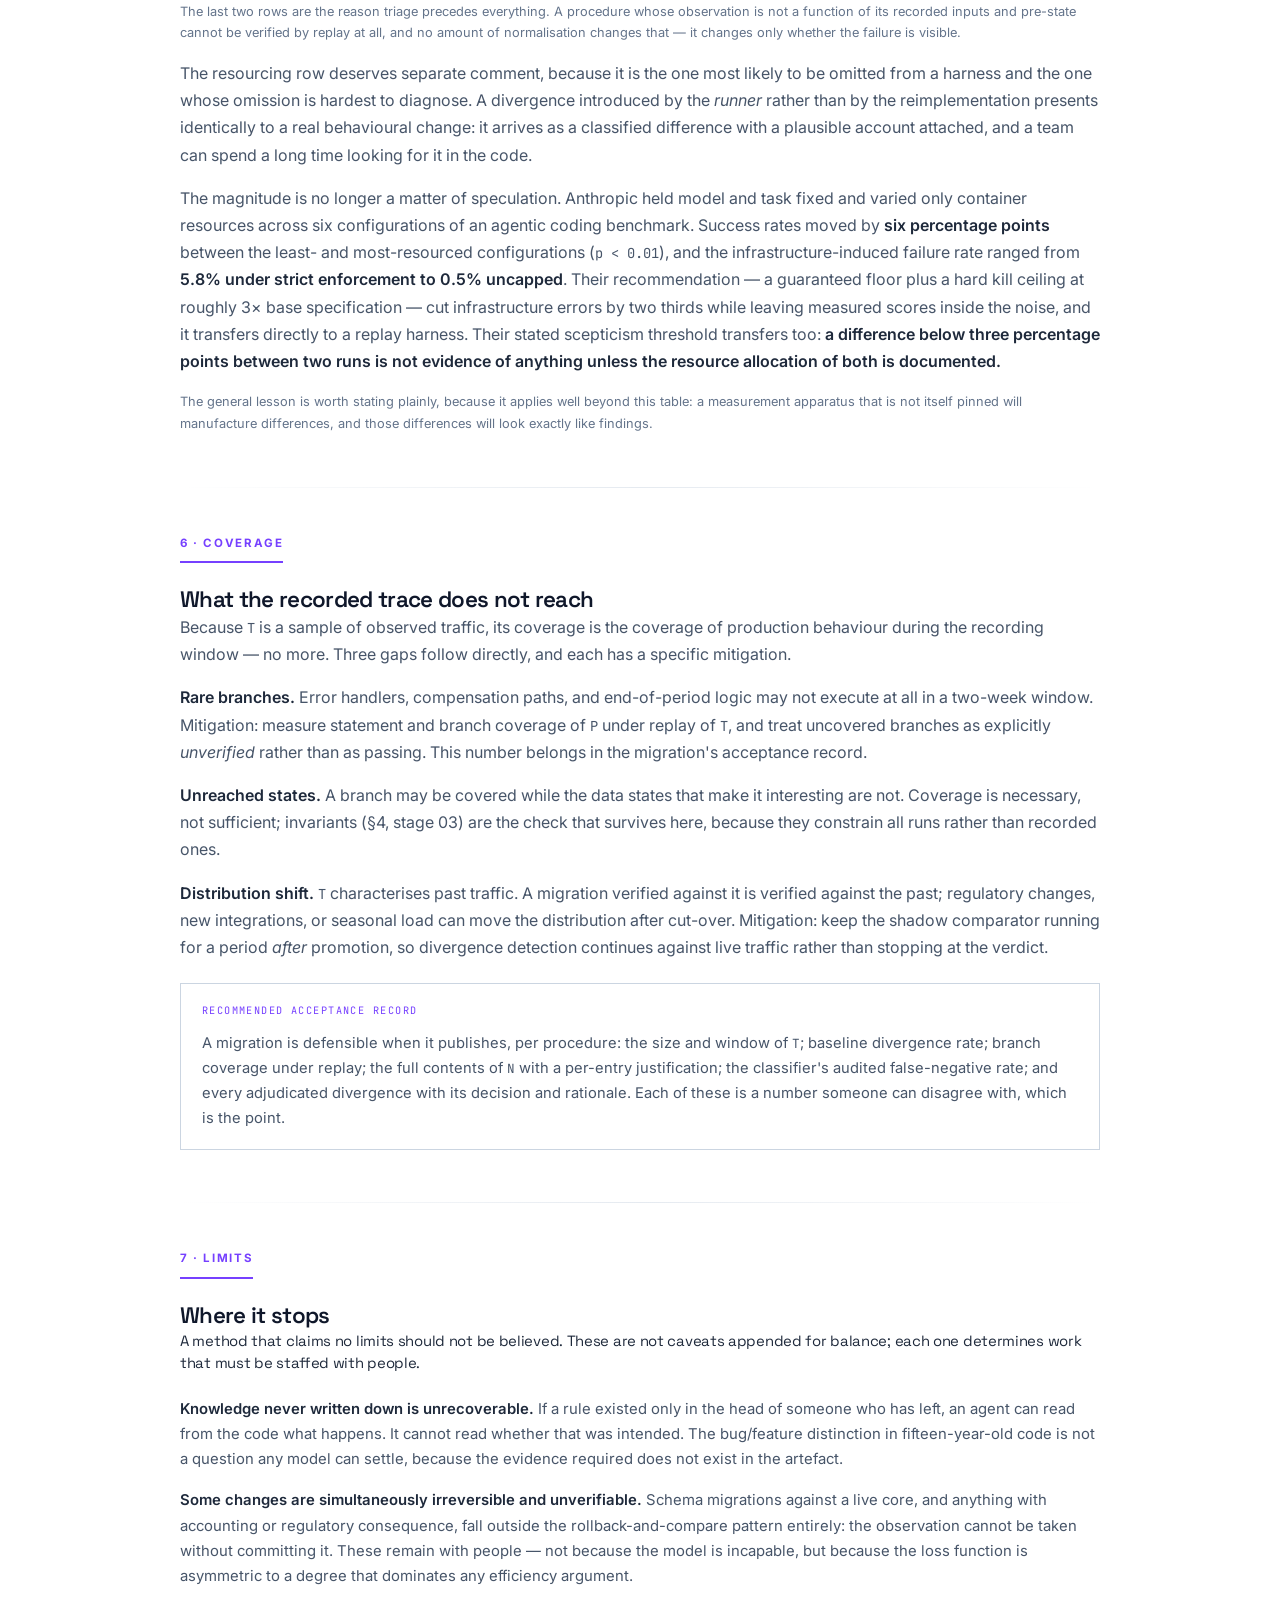
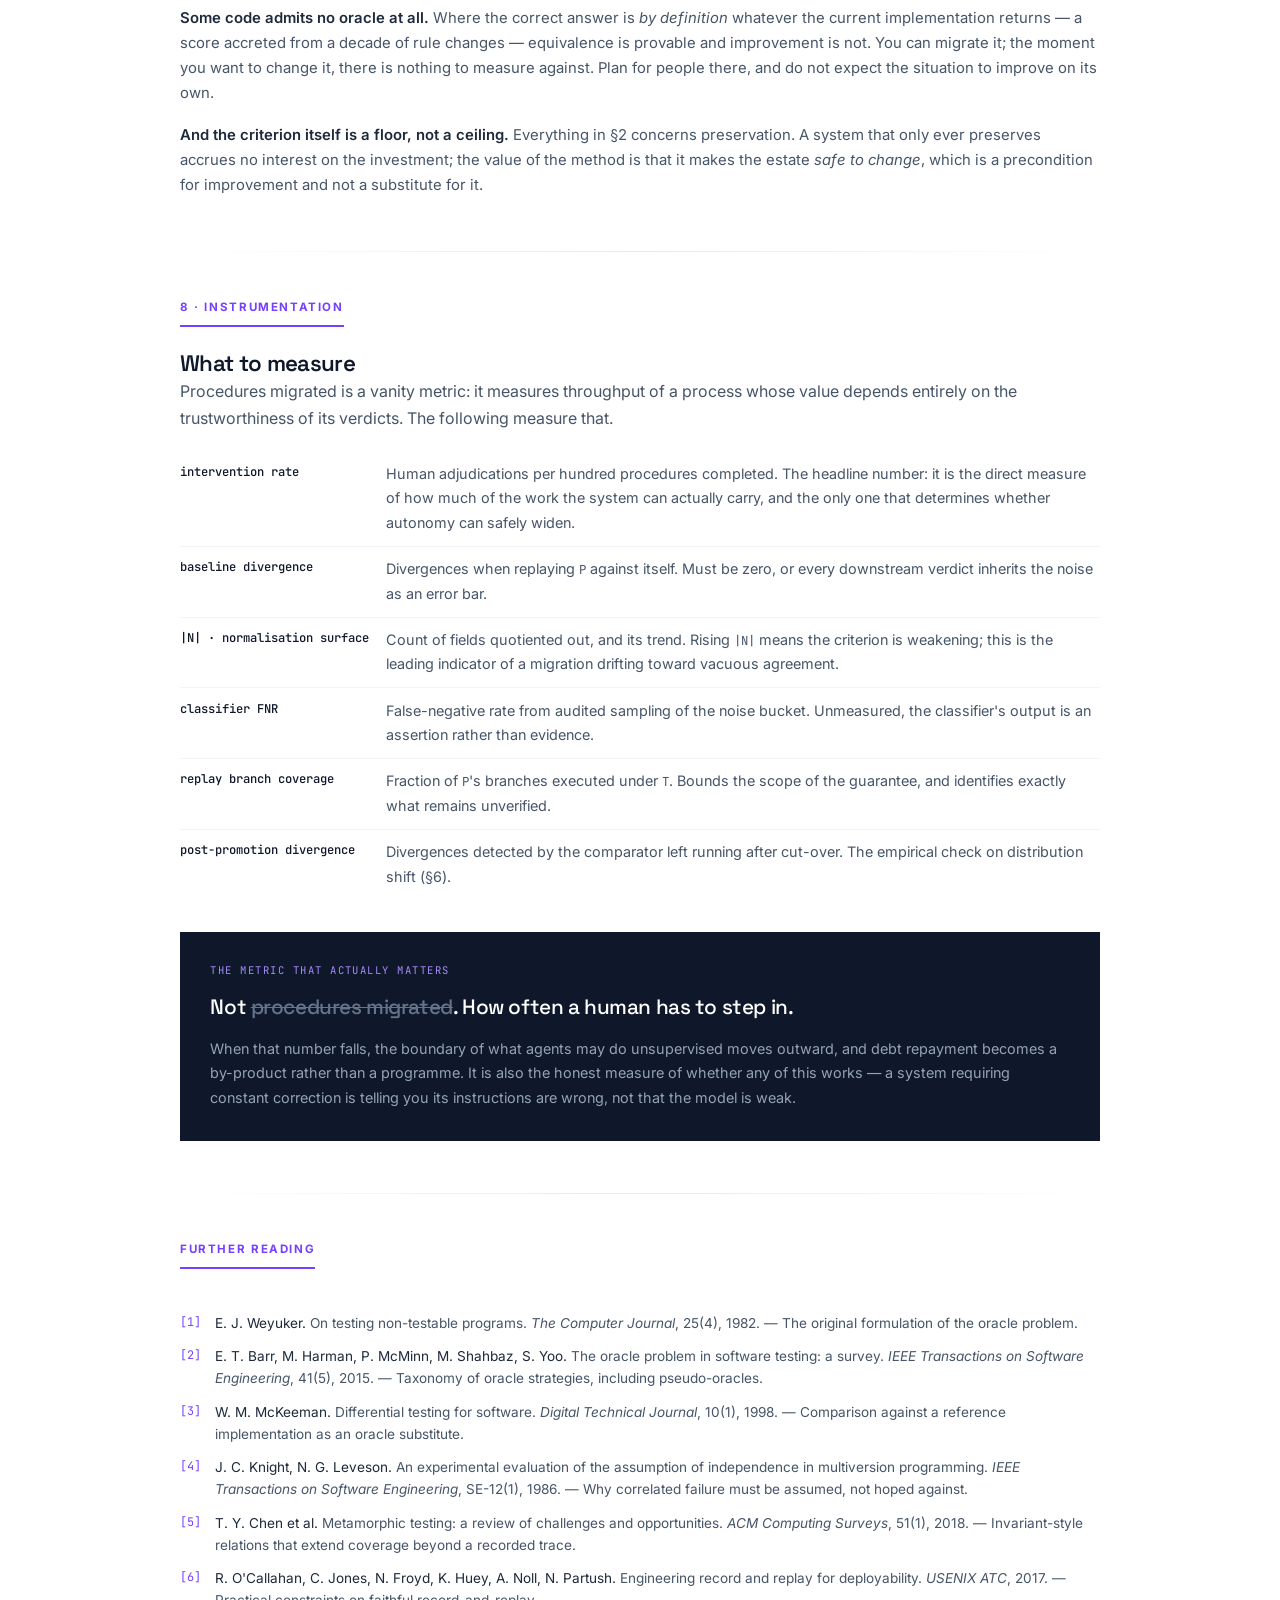
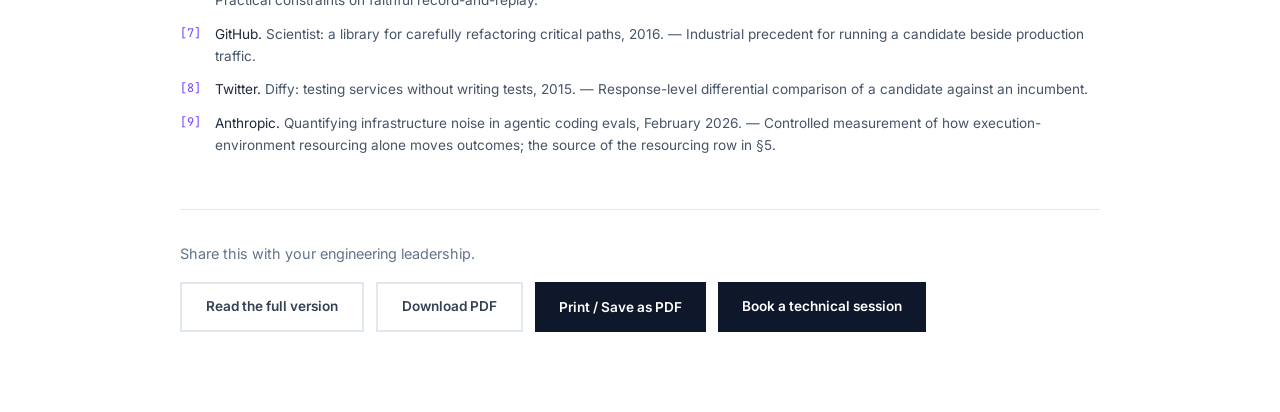
<file: method-brief.html>
<!DOCTYPE html>
<html lang="en">
<head>
<meta charset="UTF-8">
<meta name="viewport" content="width=device-width, initial-scale=1.0">
<title>Method Brief: Verified Migration of a Legacy Stored-Procedure Estate</title>
<meta name="description" content="A technical brief on replay-based behavioural equivalence for legacy migration — the oracle problem, normalisation of non-determinism, diff classification and its failure modes, and what the method does and does not prove.">
<link rel="canonical" href="https://secho.github.io/AgenticSDLC/method-brief.html">
<meta name="robots" content="index, follow, max-image-preview:large, max-snippet:-1, max-video-preview:-1">
<meta name="keywords" content="observational equivalence, oracle problem, differential testing, record and replay testing, non-determinism normalisation, legacy migration verification, correlated failure">
<meta name="author" content="Revolgy">
<meta name="theme-color" content="#7640FF">
<link rel="icon" href="favicon.svg" type="image/svg+xml">
<link rel="icon" href="favicon-32.png" sizes="32x32" type="image/png">
<link rel="icon" href="favicon-96.png" sizes="96x96" type="image/png">
<link rel="apple-touch-icon" href="apple-touch-icon.png">
<meta property="og:type" content="article">
<meta property="og:site_name" content="Agentic SDLC">
<meta property="og:locale" content="en_GB">
<meta property="og:url" content="https://secho.github.io/AgenticSDLC/method-brief.html">
<meta property="og:title" content="Method Brief: Verified Migration of a Legacy Stored-Procedure Estate">
<meta property="og:description" content="A technical brief on replay-based behavioural equivalence for legacy migration — the oracle problem, normalisation of non-determinism, diff classification and its failure modes, and what the method does and does not prove.">
<meta property="og:image" content="https://secho.github.io/AgenticSDLC/og-image.png">
<meta property="og:image:width" content="1200">
<meta property="og:image:height" content="630">
<meta property="og:image:alt" content="Agentic SDLC — the self-driving codebase">
<meta name="twitter:card" content="summary_large_image">
<meta name="twitter:title" content="Method Brief: Verified Migration of a Legacy Stored-Procedure Estate">
<meta name="twitter:description" content="A technical brief on replay-based behavioural equivalence for legacy migration — the oracle problem, normalisation of non-determinism, diff classification and its failure modes, and what the method does and does not prove.">
<meta name="twitter:image" content="https://secho.github.io/AgenticSDLC/og-image.png">
<link rel="preconnect" href="https://fonts.googleapis.com">
<link rel="preconnect" href="https://fonts.gstatic.com" crossorigin>
<link href="https://fonts.googleapis.com/css2?family=Inter:wght@400;500;600;700&family=Space+Grotesk:wght@300;400;500;600;700&family=JetBrains+Mono:wght@400;500&display=swap" rel="stylesheet">
<style>
  *, *::before, *::after { box-sizing: border-box; margin: 0; padding: 0; }
  :root {
    --primary: #7640FF;
    --primary-dark: #5e2de6;
    --slate-50: #f8fafc;
    --slate-100: #f1f5f9;
    --slate-200: #e2e8f0;
    --slate-300: #cbd5e1;
    --slate-400: #94a3b8;
    --slate-500: #64748b;
    --slate-600: #475569;
    --slate-700: #334155;
    --slate-800: #1e293b;
    --slate-900: #0f172a;
    --match-ink: #0f766e;
    --differ-ink: #92400e;
    --font-display: 'Space Grotesk', system-ui, sans-serif;
    --font-body: 'Inter', system-ui, sans-serif;
    --font-mono: 'JetBrains Mono', monospace;
  }
  body {
    font-family: var(--font-body);
    background: #fff;
    color: var(--slate-600);
    line-height: 1.7;
    -webkit-font-smoothing: antialiased;
  }
  .page { max-width: 1000px; margin: 0 auto; padding: 3rem 1.5rem 4rem; }
  @media (min-width: 768px) { .page { padding: 4rem 2.5rem 5rem; } }

  h1, h2, h3, h4 { font-family: var(--font-display); color: var(--slate-900); letter-spacing: -0.03em; line-height: 1.2; }
  h1 { font-size: clamp(1.7rem, 3.4vw, 2.3rem); font-weight: 700; }
  h2 { font-size: clamp(1.15rem, 2vw, 1.4rem); font-weight: 600; }
  h3 { font-size: 1rem; font-weight: 600; }
  h4 { font-size: 0.9rem; font-weight: 600; }
  p { margin-bottom: 1rem; }
  p:last-child { margin-bottom: 0; }
  strong { color: var(--slate-800); font-weight: 600; }
  em.term { font-style: normal; font-weight: 600; color: var(--slate-900); }
  a { color: var(--primary); text-decoration: none; }
  a:hover { text-decoration: underline; }
  code, .mono { font-family: var(--font-mono); font-size: 0.86em; }

  .section-label {
    font-size: 0.72rem; font-weight: 700; letter-spacing: 0.14em; text-transform: uppercase;
    color: var(--primary); padding-bottom: 0.5rem; border-bottom: 2px solid var(--primary);
    display: inline-block; margin-bottom: 1.5rem;
  }
  .section { margin-bottom: 3.25rem; }
  .sep { height: 1px; background: linear-gradient(90deg, transparent, var(--slate-300), transparent); margin: 2.5rem 0; opacity: 0.5; }

  .back-link {
    display: inline-flex; align-items: center; gap: 0.3rem;
    font-size: 0.8rem; font-weight: 500; color: var(--slate-400);
    text-decoration: none; margin-bottom: 2.5rem;
  }
  .back-link:hover { color: var(--primary); text-decoration: none; }

  /* Hero + abstract */
  .hero-section { margin-bottom: 2.5rem; }
  .hero-section h1 { margin-bottom: 0.9rem; }
  .subtitle { font-family: var(--font-display); font-size: 1.05rem; font-weight: 400; color: var(--slate-500); letter-spacing: -0.01em; margin-bottom: 1.75rem; }
  .abstract { border-left: 3px solid var(--slate-300); padding: 0.1rem 0 0.1rem 1.2rem; }
  .abstract .k { font-family: var(--font-mono); font-size: 0.66rem; letter-spacing: 0.14em; text-transform: uppercase; color: var(--slate-400); margin-bottom: 0.5rem; }
  .abstract p { font-size: 0.95rem; }
  .meta-row {
    display: flex; flex-wrap: wrap; gap: 0.4rem 1.5rem;
    font-family: var(--font-mono); font-size: 0.7rem; color: var(--slate-400);
    margin-top: 1.5rem; padding-top: 1rem; border-top: 1px solid var(--slate-200);
  }
  .meta-row .eq { color: var(--match-ink); } .meta-row .ne { color: var(--differ-ink); }

  /* Formal boxes */
  .formal {
    border: 1px solid var(--slate-300); padding: 1.15rem 1.3rem; margin: 1.35rem 0;
  }
  .formal .k {
    font-family: var(--font-mono); font-size: 0.64rem; letter-spacing: 0.14em; text-transform: uppercase;
    color: var(--primary); margin-bottom: 0.7rem;
  }
  .formal p { font-size: 0.92rem; margin-bottom: 0.7rem; }
  .formal p:last-child { margin-bottom: 0; }
  .formal .expr {
    font-family: var(--font-mono); font-size: 0.82rem; line-height: 1.9;
    background: var(--slate-50); padding: 0.75rem 0.9rem; margin: 0.75rem 0;
    color: var(--slate-800); overflow-x: auto;
  }
  .formal.warn { border-color: var(--differ-ink); }
  .formal.warn .k { color: var(--differ-ink); }
  .formal.good { border-color: var(--match-ink); }
  .formal.good .k { color: var(--match-ink); }

  .pivot { background: var(--slate-50); border-left: 3px solid var(--primary); padding: 1.3rem 1.4rem; margin: 1.25rem 0 0; }
  .pivot p { font-size: 0.98rem; color: var(--slate-700); }

  /* Tables */
  .tbl { width: 100%; border-collapse: collapse; margin: 1.2rem 0 0; font-size: 0.83rem; }
  .tbl th, .tbl td { padding: 0.6rem 0.75rem; text-align: left; border-bottom: 1px solid var(--slate-200); vertical-align: top; }
  .tbl th { font-family: var(--font-display); font-weight: 600; color: var(--slate-900); font-size: 0.8rem; }
  .tbl td.m, .tbl th.m { font-family: var(--font-mono); font-size: 0.76rem; }
  .tbl td.m { color: var(--slate-700); }
  .tbl .no { color: var(--differ-ink); font-weight: 500; }
  .tbl .yes { color: var(--match-ink); font-weight: 500; }
  .glance td:first-child { font-family: var(--font-mono); font-size: 0.76rem; color: var(--primary); width: 3.4rem; white-space: nowrap; }
  .glance td:nth-child(2) { font-weight: 600; color: var(--slate-800); width: 19%; }
  @media (max-width: 680px) {
    .tbl { display: block; overflow-x: auto; -webkit-overflow-scrolling: touch; }
    .tbl th, .tbl td { min-width: 115px; font-size: 0.76rem; padding: 0.5rem 0.6rem; }
  }
  .tbl-note { font-size: 0.8rem; color: var(--slate-500); margin-top: 0.7rem; }

  /* Stage blocks */
  .stage { padding: 1.4rem 0; border-bottom: 1px solid var(--slate-100); }
  .stage:last-child { border-bottom: none; }
  .stage-no { font-family: var(--font-mono); font-size: 0.7rem; letter-spacing: 0.1em; color: var(--slate-400); margin-bottom: 0.35rem; }
  .stage-no b { color: var(--primary); font-weight: 600; }
  .stage h3 { margin-bottom: 0.6rem; }
  .stage p { font-size: 0.92rem; margin-bottom: 0.75rem; }
  .stage .artifact {
    font-family: var(--font-mono); font-size: 0.73rem; line-height: 1.65;
    color: var(--slate-600); background: var(--slate-50);
    border-left: 2px solid var(--slate-300); padding: 0.6rem 0.8rem; margin-bottom: 0.75rem;
  }
  .stage .artifact b { color: var(--slate-800); font-weight: 500; }
  .stage .artifact:last-child { margin-bottom: 0; }

  /* Verifiability classes */
  .classes { margin: 1.2rem 0 0; }
  .classes > div { border-left: 3px solid var(--slate-200); padding: 0.1rem 0 0.1rem 0.9rem; margin-bottom: 0.85rem; }
  .classes dt { font-family: var(--font-mono); font-size: 0.79rem; font-weight: 500; color: var(--slate-900); }
  .classes dd { font-size: 0.87rem; color: var(--slate-500); }
  .cls-a { border-left-color: var(--match-ink) !important; } .cls-a dt { color: var(--match-ink); }
  .cls-b { border-left-color: var(--primary) !important; }   .cls-b dt { color: var(--primary); }
  .cls-c { border-left-color: var(--differ-ink) !important; }.cls-c dt { color: var(--differ-ink); }
  .cls-d { border-left-color: var(--slate-400) !important; } .cls-d dt { color: var(--slate-600); }

  /* Funnel */
  .funnel { display: grid; gap: 0.85rem; margin: 1.2rem 0 0; }
  @media (min-width: 560px) { .funnel { grid-template-columns: repeat(3, 1fr); } }
  .funnel div { border: 1px solid var(--slate-200); padding: 0.85rem 0.95rem; }
  .funnel .n { font-family: var(--font-mono); font-size: 1.4rem; color: var(--slate-900); line-height: 1.2; }
  .funnel .k { font-family: var(--font-mono); font-size: 0.66rem; letter-spacing: 0.12em; text-transform: uppercase; color: var(--slate-400); margin-bottom: 0.3rem; }
  .funnel .d { font-size: 0.79rem; color: var(--slate-500); margin-top: 0.25rem; }
  .funnel .last { border-color: var(--differ-ink); } .funnel .last .n { color: var(--differ-ink); }

  /* Metrics list */
  .metrics { list-style: none; margin: 1.2rem 0 0; padding: 0; }
  .metrics li { display: flex; gap: 0.9rem; padding: 0.65rem 0; border-bottom: 1px solid var(--slate-100); font-size: 0.9rem; }
  .metrics li:last-child { border-bottom: none; }
  .metrics .mk { flex: 0 0 12rem; font-family: var(--font-mono); font-size: 0.76rem; color: var(--slate-900); font-weight: 500; }
  @media (max-width: 600px) { .metrics li { flex-direction: column; gap: 0.2rem; } .metrics .mk { flex: none; } }

  .limits-lede { font-family: var(--font-display); font-size: 1.1rem; font-weight: 400; color: var(--slate-800); letter-spacing: -0.02em; line-height: 1.5; margin-bottom: 1.4rem; }
  .limits p { font-size: 0.93rem; }

  /* References */
  .refs { list-style: none; counter-reset: r; margin: 1.2rem 0 0; padding: 0; }
  .refs li { counter-increment: r; position: relative; padding-left: 2.2rem; margin-bottom: 0.75rem; font-size: 0.85rem; line-height: 1.6; }
  .refs li::before {
    content: "[" counter(r) "]"; position: absolute; left: 0; top: 0;
    font-family: var(--font-mono); font-size: 0.74rem; color: var(--primary);
  }
  .refs .t { color: var(--slate-800); }

  .metric-box { background: var(--slate-900); color: var(--slate-400); padding: 1.9rem; }
  .metric-box .k { font-family: var(--font-mono); font-size: 0.66rem; letter-spacing: 0.14em; text-transform: uppercase; color: #a78bfa; margin-bottom: 0.85rem; }
  .metric-box .m { font-family: var(--font-display); font-size: 1.3rem; font-weight: 500; color: #fff; letter-spacing: -0.02em; line-height: 1.4; margin-bottom: 0.9rem; }
  .metric-box .m .strike { color: var(--slate-500); text-decoration: line-through; text-decoration-thickness: 1px; }
  .metric-box p { font-size: 0.9rem; margin-bottom: 0; }

  .bottom-bar {
    display: flex; align-items: center; justify-content: space-between; flex-wrap: wrap; gap: 1rem;
    padding-top: 2rem; border-top: 1px solid var(--slate-200); margin-top: 3rem;
  }
  .bottom-bar p { font-size: 0.9rem; color: var(--slate-500); margin: 0; }
  .bottom-actions { display: flex; gap: 0.75rem; flex-wrap: wrap; }
  .btn-dark {
    display: inline-flex; align-items: center; gap: 0.4rem; padding: 0.7rem 1.5rem;
    background: var(--slate-900); color: #fff; font-family: var(--font-body);
    font-size: 0.85rem; font-weight: 600; text-decoration: none; border: none; cursor: pointer; transition: background 0.15s;
  }
  .btn-dark:hover { background: var(--primary); text-decoration: none; }
  .btn-line {
    display: inline-flex; align-items: center; gap: 0.4rem; padding: 0.7rem 1.5rem;
    background: transparent; color: var(--slate-700); font-family: var(--font-body);
    font-size: 0.85rem; font-weight: 600; text-decoration: none; border: 2px solid var(--slate-200); cursor: pointer;
  }
  .btn-line:hover { border-color: var(--primary); color: var(--primary); text-decoration: none; }

  @media (max-width: 640px) {
    .page { padding: 2rem 1rem 3rem; }
    .bottom-bar { flex-direction: column; text-align: center; }
    .bottom-actions { width: 100%; flex-direction: column; }
    .btn-dark, .btn-line { width: 100%; justify-content: center; }
  }

  /* ══ PRINT ══ */
  @page { margin: 15mm 14mm; }
  @media print {
    .page { padding: 0; max-width: none; }
    .back-link, .bottom-bar { display: none; }
    /* Keep individual blocks intact, but let sections flow across pages —
       avoiding breaks on whole sections leaves half-empty pages. */
    .section { margin-bottom: 2rem; }
    .stage, .pivot, .metric-box, .funnel, .artifact, .formal, .classes > div, .refs li, .metrics li { break-inside: avoid; }
    h1, h2, h3, h4, .section-label, .stage-no, .abstract .k { break-after: avoid; }
    .metric-box { background: var(--slate-900) !important; -webkit-print-color-adjust: exact; print-color-adjust: exact; }
    .sep { margin: 1.4rem 0; }
    a { color: var(--slate-900); }
    body { font-size: 10.5pt; }
  }
</style>
<script type="application/ld+json">{
  "@context": "https://schema.org",
  "@type": "TechArticle",
  "headline": "Method Brief: Verified Migration of a Legacy Stored-Procedure Estate",
  "description": "A technical brief on replay-based behavioural equivalence for legacy migration \u2014 the oracle problem, normalisation of non-determinism, diff classification and its failure modes, and what the method does and does not prove.",
  "url": "https://secho.github.io/AgenticSDLC/method-brief.html",
  "inLanguage": "en-GB",
  "image": "https://secho.github.io/AgenticSDLC/og-image.png",
  "publisher": {
    "@type": "Organization",
    "name": "Revolgy",
    "url": "https://www.revolgy.com/",
    "logo": "https://secho.github.io/AgenticSDLC/icon-512.png"
  },
  "author": {
    "@type": "Organization",
    "name": "Revolgy",
    "url": "https://www.revolgy.com/",
    "logo": "https://secho.github.io/AgenticSDLC/icon-512.png"
  },
  "datePublished": "2026-08-05",
  "dateModified": "2026-08-18",
  "mainEntityOfPage": {
    "@type": "WebPage",
    "@id": "https://secho.github.io/AgenticSDLC/method-brief.html"
  }
}</script>
</head>
<body>
<script src="nav.js" defer></script>
<div class="page">

  <a href="method.html" class="back-link">&larr; Back to The Method</a>

  <!-- ═══ HERO ═══ -->
  <div class="hero-section">
    <div class="section-label">Method Brief &middot; Technical</div>
    <h1>Verified migration of a legacy stored-procedure estate</h1>
    <p class="subtitle">Replay-based behavioural equivalence: what it proves, what it cannot, and the failure modes that decide whether it is safe to run unattended.</p>

    <div class="abstract">
      <div class="k">Abstract</div>
      <p>Legacy modernisation is bottlenecked not by code generation but by the <em class="term">oracle problem</em> &mdash; the absence of any procedure that decides whether a candidate replacement is acceptable. This brief sets out a method that sidesteps it by substituting a weaker but decidable criterion: <strong>observational equivalence to the incumbent implementation over the recorded production trace, modulo a declared normalisation</strong>. We give the criterion precisely, enumerate the sources of non-determinism that must be quotiented out and the technique for each, and analyse the two places the method can silently fail &mdash; classifier false negatives, and correlated defects between an implementation and the replacement derived from it. We are explicit throughout that the guarantee obtained is <em>behaviour preservation</em>, not correctness, and that it holds only over the observed input distribution.</p>
    </div>

    <div class="meta-row">
      <span>Seven stages &middot; triage &rarr; verdict</span>
      <span><span class="eq">&#9552;</span> observationally equal</span>
      <span><span class="ne">&#8800;</span> divergent</span>
      <span>Est. reading time 15 min</span>
    </div>
  </div>

  <div class="sep"></div>

  <!-- ═══ 1. THE PROBLEM ═══ -->
  <div class="section">
    <div class="section-label">1 &middot; The Problem</div>
    <h2>Why legacy migration is hard, stated precisely</h2>

    <p>The difficulty is usually described as comprehension: the code is old, undocumented, and its authors have gone. That description is wrong, or at least it identifies the wrong bottleneck. Comprehension is expensive but tractable. The binding constraint is <strong>acceptance</strong> &mdash; given a candidate replacement, no one can decide whether it may be deployed.</p>

    <p>This is a specific, named problem. A test consists of an input and an <em class="term">oracle</em>: a mechanism that decides whether the observed output is acceptable. Weyuker's 1982 formulation of <em>non-testable programs</em> <span class="mono">[1]</span> covers exactly this case &mdash; programs for which no oracle exists, either because the correct output is unknown or because checking it is as hard as computing it. Barr et al. <span class="mono">[2]</span> survey the ways the oracle problem is attacked in practice; for a fifteen-year-old procedure with no specification, most of them are unavailable.</p>

    <p>Note what follows. Generating a replacement is cheap and getting cheaper; deciding whether to accept one is neither. Any method that speeds up generation without addressing acceptance moves the bottleneck rather than removing it.</p>

    <div class="pivot">
      <p><strong>The pivot.</strong> When modernising, you do not need to know what the code <em>should</em> do. You need to know what it <em>did</em>. Replace the unavailable specification oracle with a <em class="term">pseudo-oracle</em>: the incumbent implementation itself, which is running in production and can be observed. Correctness is redefined from "satisfies the intent" to "agrees with the incumbent on observed inputs".</p>
      <p>This is the same move as differential testing <span class="mono">[3]</span> and back-to-back testing of N-version systems, applied in the one setting where a trustworthy reference implementation is guaranteed to exist &mdash; because it is the thing you are replacing.</p>
    </div>
  </div>

  <div class="sep"></div>

  <!-- ═══ 2. WHAT IS PROVED ═══ -->
  <div class="section">
    <div class="section-label">2 &middot; The Criterion</div>
    <h2>What the method actually decides</h2>

    <p>Making the criterion explicit is what separates this from "we ran it and it looked fine". Everything downstream &mdash; which procedures are eligible, which differences matter, when a migration is done &mdash; is a consequence of the definition below.</p>

    <div class="formal">
      <div class="k">Definition &mdash; observational equivalence over a trace</div>
      <p>Let <span class="mono">P</span> be the incumbent procedure and <span class="mono">P&prime;</span> the replacement. A recorded <em class="term">call</em> is a pair <span class="mono">c = (a, &sigma;)</span> of arguments and the pre-state of the data it reads. Define the <em class="term">observation</em></p>
      <div class="expr">O(P, c) = &lang; returned rows, write-set, raised errors &rang;</div>
      <p>where the write-set is the complete set of intended row mutations, captured inside a transaction that is rolled back. Let <span class="mono">N</span> be a <em class="term">normalisation</em>: a total function quotienting out declared non-determinism (&sect;5). For a recorded trace <span class="mono">T</span>, the replacement is accepted iff</p>
      <div class="expr">&forall; c &isin; T .&nbsp; N(O(P, c)) = N(O(P&prime;, c))</div>
      <p>Each <span class="mono">c</span> for which this fails is a <em class="term">divergence</em> and is adjudicated by a human.</p>
    </div>

    <p>Three properties of this criterion are worth stating plainly, because each is a limitation that no amount of engineering removes.</p>

    <div class="formal warn">
      <div class="k">What this does not establish</div>
      <p><strong>It is not program equivalence.</strong> Equivalence of arbitrary programs is undecidable; this is equality of normalised observations over a <em>finite sample</em>. It says nothing about <span class="mono">c &notin; T</span>.</p>
      <p><strong>It is not correctness.</strong> If <span class="mono">P</span> is wrong and <span class="mono">P&prime;</span> reproduces the error, the criterion is satisfied. Preserving a defect is a pass, by construction and on purpose (&sect;4, stage 06).</p>
      <p><strong>Its strength is inversely proportional to <span class="mono">N</span>.</strong> Every field added to the normalisation is a field on which nothing is checked. A growing <span class="mono">N</span> is the clearest early signal that a migration is drifting toward vacuity, and it should be tracked as a first-class metric (&sect;8).</p>
    </div>

    <div class="formal good">
      <div class="k">What it does establish</div>
      <p>For every call in the recorded trace, the replacement returns the same rows, writes the same rows, and raises the same errors as the code currently in production &mdash; up to explicitly declared and individually justified normalisations. Where <span class="mono">T</span> is drawn from real traffic, this covers the input distribution the system actually experiences, in the proportions it experiences it, including states no one would have thought to construct by hand.</p>
      <p>That is a weaker claim than correctness and a far stronger one than any legacy estate typically has. It is also <em>sufficient</em> for a migration, whose contract is precisely "nothing observable changes".</p>
    </div>
  </div>

  <div class="sep"></div>

  <!-- ═══ 3. AT A GLANCE ═══ -->
  <div class="section">
    <div class="section-label">3 &middot; Overview</div>
    <h2>Seven stages &mdash; the code changes at stage six</h2>
    <p>Stages 01&ndash;05 change only what is <em>known</em> about the estate. The artefact itself is untouched until 06, and the incumbent continues serving production through 07.</p>
    <table class="tbl glance">
      <thead><tr><th>Stage</th><th>Name</th><th>Output</th><th class="m">Establishes</th></tr></thead>
      <tbody>
        <tr><td>01</td><td>Triage</td><td>Every procedure classified by what evidence could ever establish equivalence</td><td class="m">eligibility</td></tr>
        <tr><td>02</td><td>Spec</td><td>Plain-language behaviour, invariants, and an open-questions register</td><td class="m">legibility</td></tr>
        <tr><td>03</td><td>Oracle</td><td>Trace <span class="mono">T</span> from recorded production calls, plus asserted invariants</td><td class="m">the pseudo-oracle</td></tr>
        <tr><td>04</td><td>Baseline run</td><td>Replay of <span class="mono">T</span> against <span class="mono">P</span> itself</td><td class="m">soundness of N</td></tr>
        <tr><td>05</td><td>Diff classification</td><td>Divergences partitioned into normalisable noise and real change</td><td class="m">tractability</td></tr>
        <tr><td>06</td><td>Implement</td><td><span class="mono">P&prime;</span> &mdash; the first point at which any code changes</td><td class="m">the candidate</td></tr>
        <tr><td>07</td><td>Verdict run</td><td>Replay of <span class="mono">T</span> against <span class="mono">P&prime;</span>, rolled back</td><td class="m">acceptance</td></tr>
      </tbody>
    </table>
  </div>

  <div class="sep"></div>

  <!-- ═══ 4. THE MECHANISM ═══ -->
  <div class="section">
    <div class="section-label">4 &middot; The Mechanism</div>

    <div class="stage">
      <div class="stage-no"><b>01</b> &middot; TRIAGE</div>
      <h3>Sort by what can be proved, not by what looks hard</h3>
      <p>The first pass does not read for meaning; it reads for <strong>verifiability</strong>. For each procedure it decides a single question: what class of evidence could, even in principle, establish that a replacement is observationally equivalent? The answer is a property of the code &mdash; decidable by static analysis over the parse tree, not a matter of judgement &mdash; and it determines the maximum autonomy any agent can ever be granted over that procedure.</p>
      <dl class="classes">
        <div class="cls-a"><dt>pure read</dt><dd>Returns rows, writes nothing. Observation reduces to the result set; replay is side-effect-free and can be run against production directly.</dd></div>
        <div class="cls-b"><dt>deterministic write</dt><dd>Same inputs, same write-set. Requires transactional capture and rollback, but the criterion of &sect;2 applies unmodified.</dd></div>
        <div class="cls-c"><dt>non-deterministic</dt><dd>Depends on the clock, generated identifiers, or unstable ordering. Not eligible until a seam exists that makes each such dependency injectable or normalisable (&sect;5).</dd></div>
        <div class="cls-d"><dt>external effect</dt><dd>Reaches outside the transactional boundary &mdash; message queues, filesystem, network. Cannot be replayed without a side effect escaping, so cannot be verified this way at all.</dd></div>
      </dl>
      <p class="tbl-note">This is the pass no human performs across ten thousand procedures, and it is the one that determines everything afterwards. Classification is cheap, mechanical, and total; it should never be sampled.</p>
    </div>

    <div class="stage">
      <div class="stage-no"><b>02</b> &middot; SPEC</div>
      <h3>Make it legible before you make it different</h3>
      <p>An agent reads each procedure and records what it does: purpose, inputs, behaviour branch by branch, the invariants that appear to hold, the tables and columns touched &mdash; and, most valuably, an <strong>open-questions register</strong>: the behaviour it cannot distinguish as intentional from behaviour that merely looks like a mistake.</p>
      <p>The register is not commentary. It is the input to stage 06's decision procedure, and later the reference against which stage 07's divergences are triaged: a divergence that corresponds to a logged open question is a different, and much cheaper, conversation than one that does not.</p>
      <div class="artifact"><b>Precedent.</b> Morgan Stanley applied this at scale in 2025 &mdash; an internal tool read roughly nine million lines of legacy code and produced plain-English specifications, which the company estimated saved on the order of 280,000 developer hours. Note what was produced: not a rewrite, but the artefact that makes a rewrite reviewable.</div>
    </div>

    <div class="stage">
      <div class="stage-no"><b>03</b> &middot; ORACLE</div>
      <h3>Constructing the pseudo-oracle</h3>
      <p>Every call in production is recorded: arguments, the returned rows, and the complete set of rows written. These recordings constitute <span class="mono">T</span>. Deduplicated by normalised input shape, a fortnight of traffic on a moderately used procedure typically yields on the order of 10<sup>3</sup> distinct cases from 10<sup>4</sup>&ndash;10<sup>5</sup> calls.</p>
      <p>The essential property is that <span class="mono">T</span> is <em>sampled from the true input distribution</em> rather than authored. Hand-written suites encode the author's model of the system, which is precisely the artefact that has been lost. Recorded traffic encodes the system's actual behaviour, including the states nobody would have thought to construct &mdash; and, importantly, in their real proportions, so that review effort lands where the volume is.</p>
      <div class="artifact"><b>Invariants.</b> Alongside <span class="mono">T</span>, assert the properties that should hold on <em>every</em> run, not just recorded ones &mdash; e.g. <span class="mono">amount = round(base &times; rate, 2) + adjustment</span>, or "exactly one ledger row per (rep, period) after a run". These are metamorphic-style relations <span class="mono">[5]</span>: they extend coverage beyond <span class="mono">T</span> and are the only check that applies to inputs never observed.</div>
      <div class="artifact"><b>The analogy, for non-specialists.</b> A bookkeeper of fifteen years is leaving; she computes commissions by rules that were never written down. You do not ask the new hire whether she can do it. You have her work in parallel for a month and compare the numbers. The parallel run <em>is</em> the oracle. You never needed the rules &mdash; you needed a reference and a comparison.</div>
    </div>

    <div class="stage">
      <div class="stage-no"><b>04</b> &middot; BASELINE SHADOW RUN</div>
      <h3>Prove the harness before trusting the verdict</h3>
      <p>Before anything is replaced, <span class="mono">T</span> is replayed against <span class="mono">P</span> &mdash; the incumbent itself. The expected result is total agreement, which is exactly why the step is skipped, and exactly why it must not be.</p>
      <p>Formally, it discharges the null case of the criterion: it establishes that <span class="mono">N(O(P, c)) = N(O(P, c))</span> holds <em>as executed by the harness</em>, which is not a tautology. It fails whenever replay does not faithfully reconstruct the pre-state, the clock or identifier seams are not properly pinned, ordering is not canonicalised, or the comparator itself is generating spurious differences.</p>
      <div class="artifact"><b>Interpretation.</b> Baseline divergence rate is a measurement of the harness, not the code. Any non-zero rate is an upper bound on the precision of every subsequent verdict: if <span class="mono">P</span> cannot be shown equal to itself, no statement about <span class="mono">P&prime;</span> carries information.</div>
    </div>

    <div class="stage">
      <div class="stage-no"><b>05</b> &middot; DIFF CLASSIFICATION</div>
      <h3>Thousands of differences, twelve that matter</h3>
      <p>Replay produces a large volume of raw field-level differences, the overwhelming majority of which are artefacts of non-determinism rather than behaviour. Reduction proceeds in two stages, and the ordering is not incidental: <strong>mechanical normalisation is applied first and exhaustively</strong>, because every difference resolved by a rule is one not entrusted to a model. Only the residue is passed to a classifier, which labels each as normalisable noise &mdash; with a stated, auditable reason &mdash; or as a real behavioural change, with an account of what changed and its business consequence.</p>
      <div class="funnel">
        <div><div class="k">raw differences</div><div class="n">1,847</div><div class="d">from one replay</div></div>
        <div><div class="k">classified noise</div><div class="n">1,835</div><div class="d">each with a stated reason</div></div>
        <div class="last"><div class="k">to a human</div><div class="n">12</div><div class="d">real behavioural change</div></div>
      </div>
      <p style="margin-top:1.1rem;">This step is what makes the method scale. Without it the bottleneck is not removed but relocated &mdash; from writing code to reading diffs, which is strictly worse, because diff review is less interesting and no faster.</p>

      <div class="formal warn">
        <div class="k">The method's most dangerous failure mode</div>
        <p>The classifier's <strong>false negatives</strong> &mdash; a real behavioural change labelled as noise &mdash; are the only errors in the entire method that are silent. A false positive costs a human five minutes. A false negative ships a behaviour change with a certificate saying it did not happen.</p>
        <p>Three controls follow, and none is optional if the pipeline runs unattended:</p>
        <p><strong>(i) Hard exclusions.</strong> The classifier is structurally forbidden from suppressing a difference in any field named by a declared invariant or by a primary/foreign key. These route to a human unconditionally.</p>
        <p><strong>(ii) Machine-checkable reasons.</strong> A suppression citing "clock-dependent field" is verified against the declared clock-dependent field set rather than accepted as prose. Reasons that cannot be checked mechanically are themselves a review queue.</p>
        <p><strong>(iii) Audited sampling.</strong> A random sample of the noise bucket is reviewed by a human every run, and the measured false-negative rate is published as a running metric. An unaudited classifier has an unknown error rate, and an unknown error rate is not evidence.</p>
      </div>
    </div>

    <div class="stage">
      <div class="stage-no"><b>06</b> &middot; IMPLEMENT</div>
      <h3>Now, and only now, write the replacement</h3>
      <p>With a specification, a suite drawn from real traffic, asserted invariants, and a harness validated against itself, writing <span class="mono">P&prime;</span> is the least demanding step in the sequence. It is also the first at which any code changes.</p>
      <div class="artifact"><b>The dominating rule: preserve behaviour, do not fix bugs.</b> The open-questions register will contain things that look wrong, and some of them are. Reproduce them anyway. A behavioural fix bundled into a migration destroys the interpretability of the comparison &mdash; a divergence no longer distinguishes "the new code is broken" from "the new code is better", and the whole apparatus of &sect;2 collapses. Fixes ship afterwards, as their own change, with their own evidence.</div>
      <div class="formal warn">
        <div class="k">Correlated failure &mdash; the assumption this method does not make</div>
        <p>Classical N-version programming assumed that independently developed implementations fail independently. Knight and Leveson's experiment <span class="mono">[4]</span> refuted that assumption: independently written versions failed on correlated inputs far more often than independence predicts.</p>
        <p>Here the situation is worse and should be stated as such. <span class="mono">P&prime;</span> is derived <em>from</em> <span class="mono">P</span> &mdash; via the specification, and often by a model that read the original directly. Their errors are not merely correlated; shared error is the design intent. A shadow run therefore detects <strong>divergence</strong>, never <strong>shared defect</strong>. This is not a flaw in the method; it is the precise reason its guarantee is stated as behaviour preservation in &sect;2 rather than correctness.</p>
      </div>
    </div>

    <div class="stage">
      <div class="stage-no"><b>07</b> &middot; VERDICT SHADOW RUN</div>
      <h3>The replacement runs dry, beside the real thing</h3>
      <p><span class="mono">T</span> is replayed against <span class="mono">P&prime;</span>. The customer sees only the incumbent's answer; the replacement executes alongside inside a transaction that is always rolled back, so both the returned rows and the full intended write-set are observable while <strong>production is never mutated</strong>. Industrial precedents for exactly this pattern are well established &mdash; GitHub's Scientist <span class="mono">[7]</span> for in-process refactoring under live traffic, Twitter's Diffy <span class="mono">[8]</span> for service-level response comparison.</p>
      <p>Matches accumulate; divergences enter the adjudication queue. And here is the empirically interesting part: <strong>divergences reaching a human are frequently not defects in the replacement.</strong> They are behaviours the incumbent has exhibited for years that no one knew about &mdash; a recalculation silently discarding manually entered corrections, a status code excluded since 2011 for reasons no longer recorded.</p>
      <div class="artifact"><b>Discovery is not licence.</b> The correct response to such a finding is to preserve the behaviour, log it, and raise the fix as a separate change with its own evidence. A system that silently corrects what it finds has quietly reintroduced the acceptance problem the method exists to solve. It surfaces; it does not decide.</div>
    </div>
  </div>

  <div class="sep"></div>

  <!-- ═══ 5. NON-DETERMINISM ═══ -->
  <div class="section">
    <div class="section-label">5 &middot; Normalisation</div>
    <h2>Sources of non-determinism, and the technique for each</h2>
    <p>The normalisation <span class="mono">N</span> is the method's central engineering artefact and its central liability. Each row below is a class of divergence that is not behavioural; each is neutralised by a different mechanism, with a different cost to the strength of the criterion.</p>
    <table class="tbl">
      <thead><tr><th class="m">Source</th><th>Technique</th><th>Cost to the criterion</th></tr></thead>
      <tbody>
        <tr><td class="m">wall-clock reads</td><td>Virtualise the clock; pin to the recorded timestamp of the call</td><td><span class="yes">None</span> &mdash; exact under injection</td></tr>
        <tr><td class="m">generated identifiers<br>(sequence, identity, UUID)</td><td>Seed deterministically, or canonicalise to order of first appearance and compare structurally</td><td><span class="yes">None</span> if referential structure is compared rather than literal values</td></tr>
        <tr><td class="m">unordered result sets</td><td>Impose a total order on the projected tuple before comparison</td><td><span class="no">Masks real ordering changes</span> unless the query declares an ORDER BY contract</td></tr>
        <tr><td class="m">floating-point and decimal tails</td><td>Compare within a declared tolerance &epsilon;</td><td><span class="no">Real</span> &mdash; any divergence below &epsilon; is invisible; &epsilon; must be justified per column</td></tr>
        <tr><td class="m">hash/set iteration order</td><td>Canonicalise the collection before serialisation</td><td><span class="yes">None</span></td></tr>
        <tr><td class="m">execution-environment resourcing<br>(memory, CPU, timeouts)</td><td>Pin identical resource floors <em>and</em> kill ceilings across baseline and verdict runs; record the allocation as part of the trace metadata</td><td><span class="no">Real</span> &mdash; behaviour that appears only under production resource pressure falls outside the claim</td></tr>
        <tr><td class="m">isolation-level artifacts<br>(e.g. dirty reads under NOLOCK)</td><td>None available &mdash; the observation is not a function of <span class="mono">(a, &sigma;)</span></td><td><span class="no">Disqualifying</span> &mdash; reclassify as non-deterministic (&sect;4, stage 01)</td></tr>
        <tr><td class="m">effects outside the transaction</td><td>None available &mdash; rollback does not retract them</td><td><span class="no">Disqualifying</span> &mdash; external-effect class, not eligible</td></tr>
      </tbody>
    </table>
    <p class="tbl-note">The last two rows are the reason triage precedes everything. A procedure whose observation is not a function of its recorded inputs and pre-state cannot be verified by replay at all, and no amount of normalisation changes that &mdash; it changes only whether the failure is visible.</p>

    <p>The resourcing row deserves separate comment, because it is the one most likely to be omitted from a harness and the one whose omission is hardest to diagnose. A divergence introduced by the <em>runner</em> rather than by the reimplementation presents identically to a real behavioural change: it arrives as a classified difference with a plausible account attached, and a team can spend a long time looking for it in the code.</p>
    <p>The magnitude is no longer a matter of speculation. Anthropic held model and task fixed and varied only container resources across six configurations of an agentic coding benchmark. Success rates moved by <strong>six percentage points</strong> between the least- and most-resourced configurations (<span class="mono">p &lt; 0.01</span>), and the infrastructure-induced failure rate ranged from <strong>5.8% under strict enforcement to 0.5% uncapped</strong>. Their recommendation &mdash; a guaranteed floor plus a hard kill ceiling at roughly 3&times; base specification &mdash; cut infrastructure errors by two thirds while leaving measured scores inside the noise, and it transfers directly to a replay harness. Their stated scepticism threshold transfers too: <strong>a difference below three percentage points between two runs is not evidence of anything unless the resource allocation of both is documented.</strong></p>
    <p class="tbl-note">The general lesson is worth stating plainly, because it applies well beyond this table: a measurement apparatus that is not itself pinned will manufacture differences, and those differences will look exactly like findings.</p>
  </div>

  <div class="sep"></div>

  <!-- ═══ 6. COVERAGE ═══ -->
  <div class="section">
    <div class="section-label">6 &middot; Coverage</div>
    <h2>What the recorded trace does not reach</h2>
    <p>Because <span class="mono">T</span> is a sample of observed traffic, its coverage is the coverage of production behaviour during the recording window &mdash; no more. Three gaps follow directly, and each has a specific mitigation.</p>
    <p><strong>Rare branches.</strong> Error handlers, compensation paths, and end-of-period logic may not execute at all in a two-week window. Mitigation: measure statement and branch coverage of <span class="mono">P</span> under replay of <span class="mono">T</span>, and treat uncovered branches as explicitly <em>unverified</em> rather than as passing. This number belongs in the migration's acceptance record.</p>
    <p><strong>Unreached states.</strong> A branch may be covered while the data states that make it interesting are not. Coverage is necessary, not sufficient; invariants (&sect;4, stage 03) are the check that survives here, because they constrain all runs rather than recorded ones.</p>
    <p><strong>Distribution shift.</strong> <span class="mono">T</span> characterises past traffic. A migration verified against it is verified against the past; regulatory changes, new integrations, or seasonal load can move the distribution after cut-over. Mitigation: keep the shadow comparator running for a period <em>after</em> promotion, so divergence detection continues against live traffic rather than stopping at the verdict.</p>
    <div class="formal">
      <div class="k">Recommended acceptance record</div>
      <p>A migration is defensible when it publishes, per procedure: the size and window of <span class="mono">T</span>; baseline divergence rate; branch coverage under replay; the full contents of <span class="mono">N</span> with a per-entry justification; the classifier's audited false-negative rate; and every adjudicated divergence with its decision and rationale. Each of these is a number someone can disagree with, which is the point.</p>
    </div>
  </div>

  <div class="sep"></div>

  <!-- ═══ 7. LIMITS ═══ -->
  <div class="section limits">
    <div class="section-label">7 &middot; Limits</div>
    <h2>Where it stops</h2>
    <p class="limits-lede">A method that claims no limits should not be believed. These are not caveats appended for balance; each one determines work that must be staffed with people.</p>
    <p><strong>Knowledge never written down is unrecoverable.</strong> If a rule existed only in the head of someone who has left, an agent can read from the code what happens. It cannot read whether that was intended. The bug/feature distinction in fifteen-year-old code is not a question any model can settle, because the evidence required does not exist in the artefact.</p>
    <p><strong>Some changes are simultaneously irreversible and unverifiable.</strong> Schema migrations against a live core, and anything with accounting or regulatory consequence, fall outside the rollback-and-compare pattern entirely: the observation cannot be taken without committing it. These remain with people &mdash; not because the model is incapable, but because the loss function is asymmetric to a degree that dominates any efficiency argument.</p>
    <p><strong>Some code admits no oracle at all.</strong> Where the correct answer is <em>by definition</em> whatever the current implementation returns &mdash; a score accreted from a decade of rule changes &mdash; equivalence is provable and improvement is not. You can migrate it; the moment you want to change it, there is nothing to measure against. Plan for people there, and do not expect the situation to improve on its own.</p>
    <p><strong>And the criterion itself is a floor, not a ceiling.</strong> Everything in &sect;2 concerns preservation. A system that only ever preserves accrues no interest on the investment; the value of the method is that it makes the estate <em>safe to change</em>, which is a precondition for improvement and not a substitute for it.</p>
  </div>

  <div class="sep"></div>

  <!-- ═══ 8. METRICS ═══ -->
  <div class="section">
    <div class="section-label">8 &middot; Instrumentation</div>
    <h2>What to measure</h2>
    <p>Procedures migrated is a vanity metric: it measures throughput of a process whose value depends entirely on the trustworthiness of its verdicts. The following measure that.</p>
    <ul class="metrics">
      <li><span class="mk">intervention rate</span><span>Human adjudications per hundred procedures completed. The headline number: it is the direct measure of how much of the work the system can actually carry, and the only one that determines whether autonomy can safely widen.</span></li>
      <li><span class="mk">baseline divergence</span><span>Divergences when replaying <span class="mono">P</span> against itself. Must be zero, or every downstream verdict inherits the noise as an error bar.</span></li>
      <li><span class="mk">|N| &middot; normalisation surface</span><span>Count of fields quotiented out, and its trend. Rising <span class="mono">|N|</span> means the criterion is weakening; this is the leading indicator of a migration drifting toward vacuous agreement.</span></li>
      <li><span class="mk">classifier FNR</span><span>False-negative rate from audited sampling of the noise bucket. Unmeasured, the classifier's output is an assertion rather than evidence.</span></li>
      <li><span class="mk">replay branch coverage</span><span>Fraction of <span class="mono">P</span>'s branches executed under <span class="mono">T</span>. Bounds the scope of the guarantee, and identifies exactly what remains unverified.</span></li>
      <li><span class="mk">post-promotion divergence</span><span>Divergences detected by the comparator left running after cut-over. The empirical check on distribution shift (&sect;6).</span></li>
    </ul>

    <div class="metric-box" style="margin-top:2rem;">
      <div class="k">The metric that actually matters</div>
      <div class="m">Not <span class="strike">procedures migrated</span>. How often a human has to step in.</div>
      <p>When that number falls, the boundary of what agents may do unsupervised moves outward, and debt repayment becomes a by-product rather than a programme. It is also the honest measure of whether any of this works &mdash; a system requiring constant correction is telling you its instructions are wrong, not that the model is weak.</p>
    </div>
  </div>

  <div class="sep"></div>

  <!-- ═══ REFERENCES ═══ -->
  <div class="section">
    <div class="section-label">Further Reading</div>
    <ol class="refs">
      <li><span class="t">E. J. Weyuker.</span> On testing non-testable programs. <em>The Computer Journal</em>, 25(4), 1982. &mdash; The original formulation of the oracle problem.</li>
      <li><span class="t">E. T. Barr, M. Harman, P. McMinn, M. Shahbaz, S. Yoo.</span> The oracle problem in software testing: a survey. <em>IEEE Transactions on Software Engineering</em>, 41(5), 2015. &mdash; Taxonomy of oracle strategies, including pseudo-oracles.</li>
      <li><span class="t">W. M. McKeeman.</span> Differential testing for software. <em>Digital Technical Journal</em>, 10(1), 1998. &mdash; Comparison against a reference implementation as an oracle substitute.</li>
      <li><span class="t">J. C. Knight, N. G. Leveson.</span> An experimental evaluation of the assumption of independence in multiversion programming. <em>IEEE Transactions on Software Engineering</em>, SE-12(1), 1986. &mdash; Why correlated failure must be assumed, not hoped against.</li>
      <li><span class="t">T. Y. Chen et al.</span> Metamorphic testing: a review of challenges and opportunities. <em>ACM Computing Surveys</em>, 51(1), 2018. &mdash; Invariant-style relations that extend coverage beyond a recorded trace.</li>
      <li><span class="t">R. O'Callahan, C. Jones, N. Froyd, K. Huey, A. Noll, N. Partush.</span> Engineering record and replay for deployability. <em>USENIX ATC</em>, 2017. &mdash; Practical constraints on faithful record-and-replay.</li>
      <li><span class="t">GitHub.</span> Scientist: a library for carefully refactoring critical paths, 2016. &mdash; Industrial precedent for running a candidate beside production traffic.</li>
      <li><span class="t">Twitter.</span> Diffy: testing services without writing tests, 2015. &mdash; Response-level differential comparison of a candidate against an incumbent.</li>
      <li><span class="t">Anthropic.</span> Quantifying infrastructure noise in agentic coding evals, February 2026. &mdash; Controlled measurement of how execution-environment resourcing alone moves outcomes; the source of the resourcing row in &sect;5.</li>
    </ol>
  </div>

  <!-- ═══ BOTTOM BAR ═══ -->
  <div class="bottom-bar">
    <p>Share this with your engineering leadership.</p>
    <div class="bottom-actions">
      <a class="btn-line" href="method.html">Read the full version</a>
      <a class="btn-line" href="method-brief.pdf" download>Download PDF</a>
      <button class="btn-dark" onclick="window.print()">Print / Save as PDF</button>
      <a class="btn-dark" href="index.html#cta">Book a technical session</a>
    </div>
  </div>

</div>
</body>
</html>
</file>
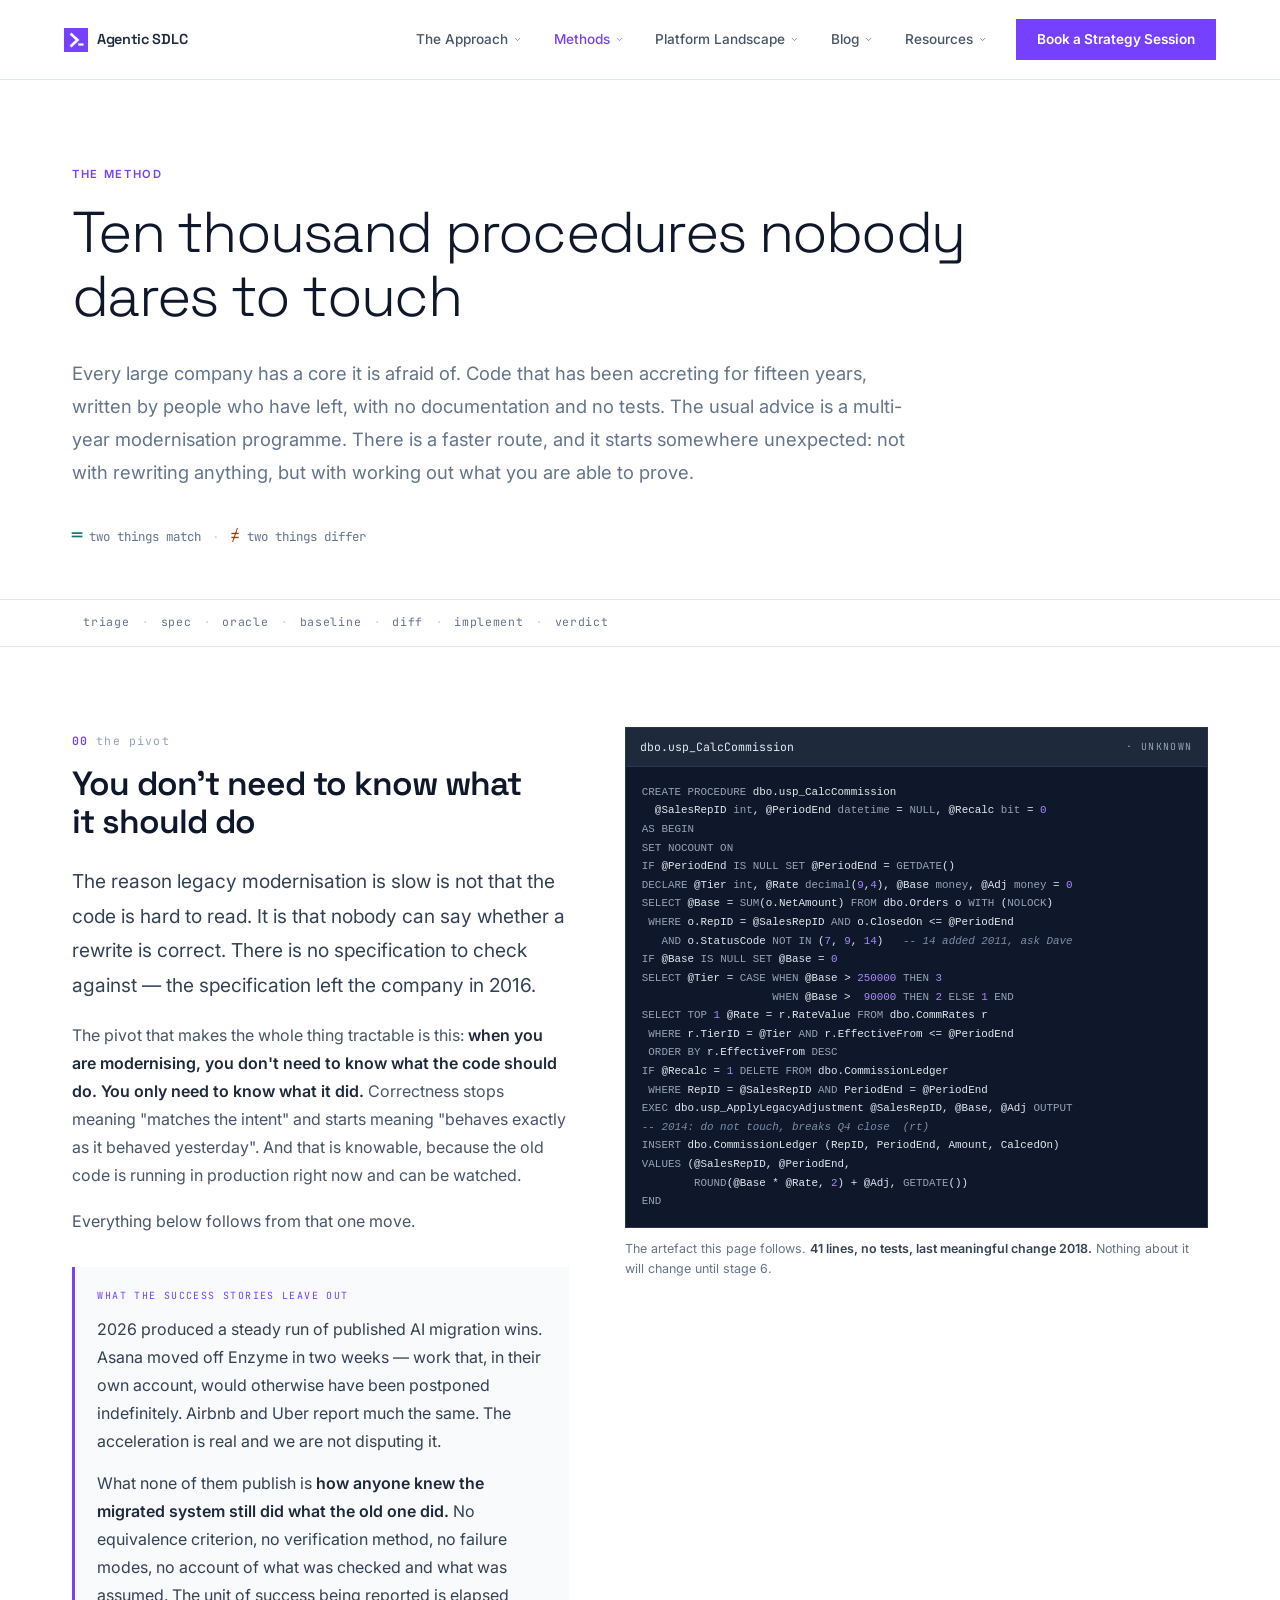
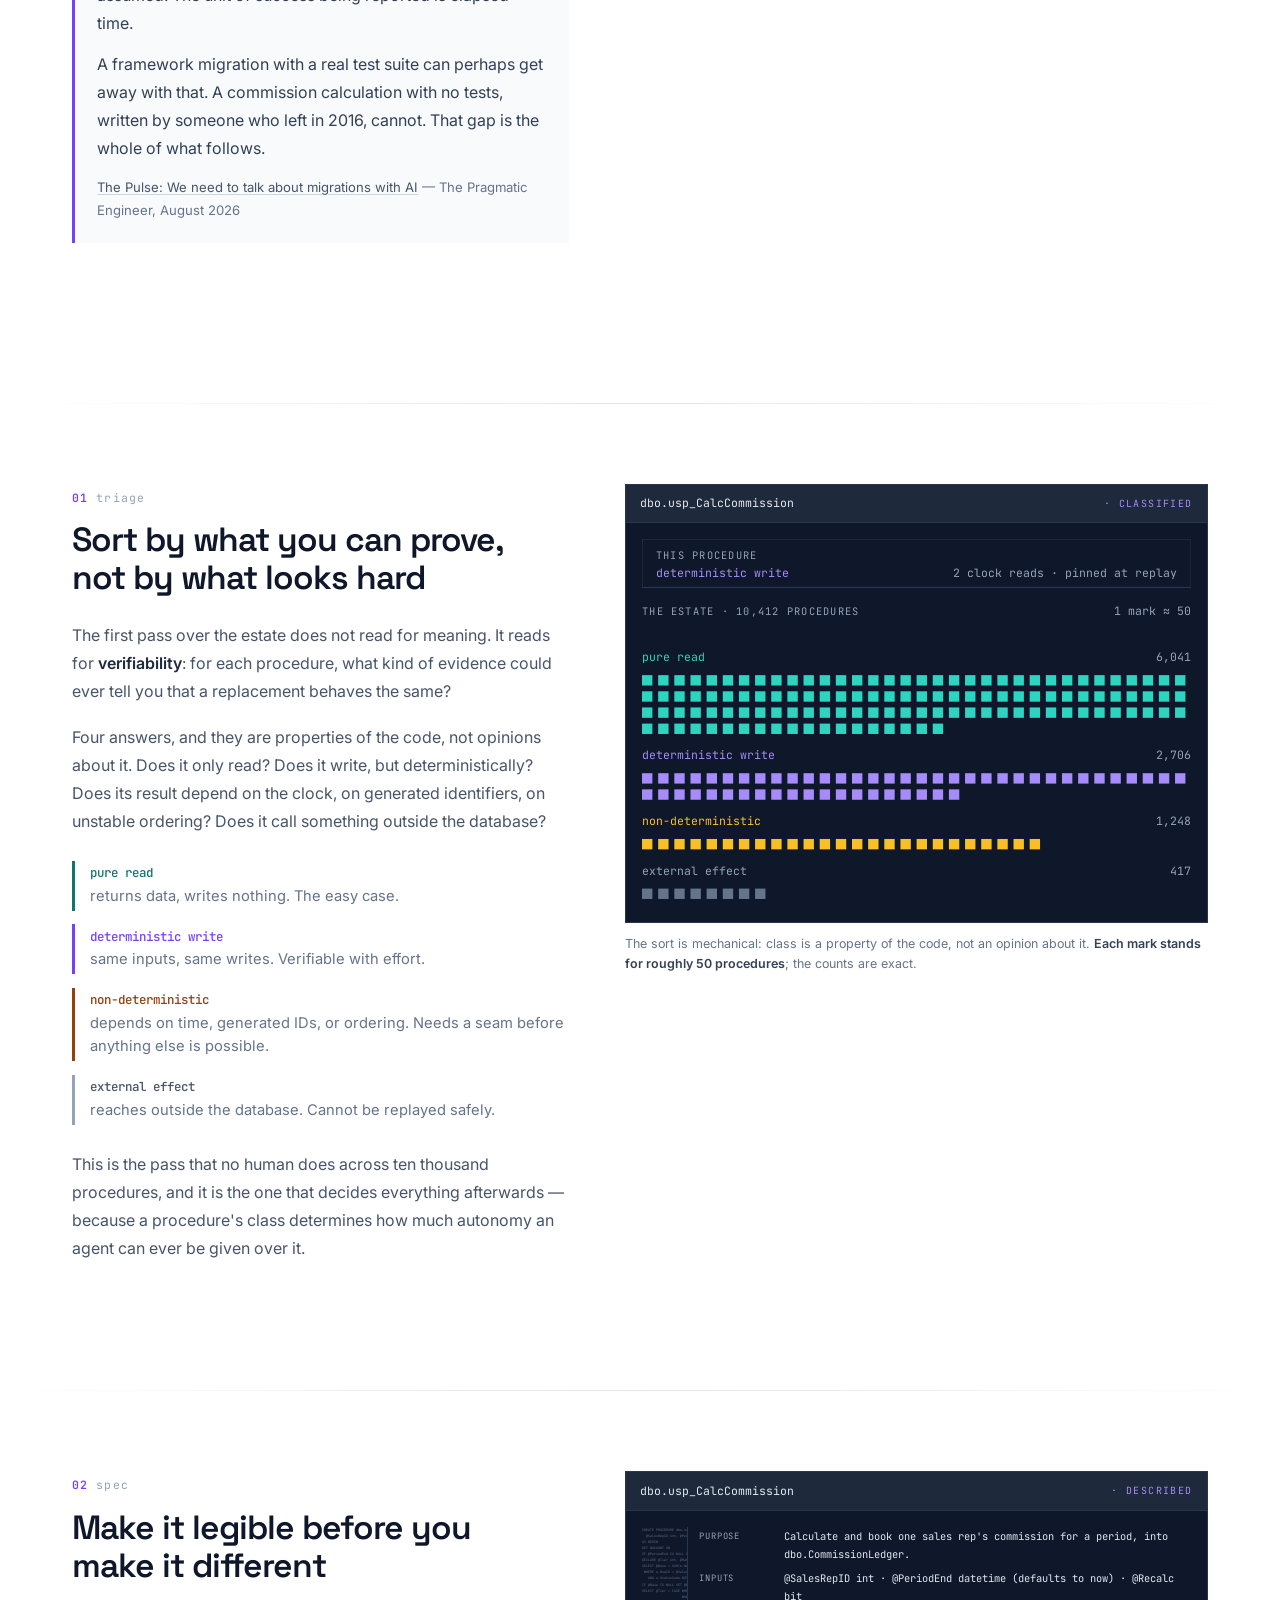
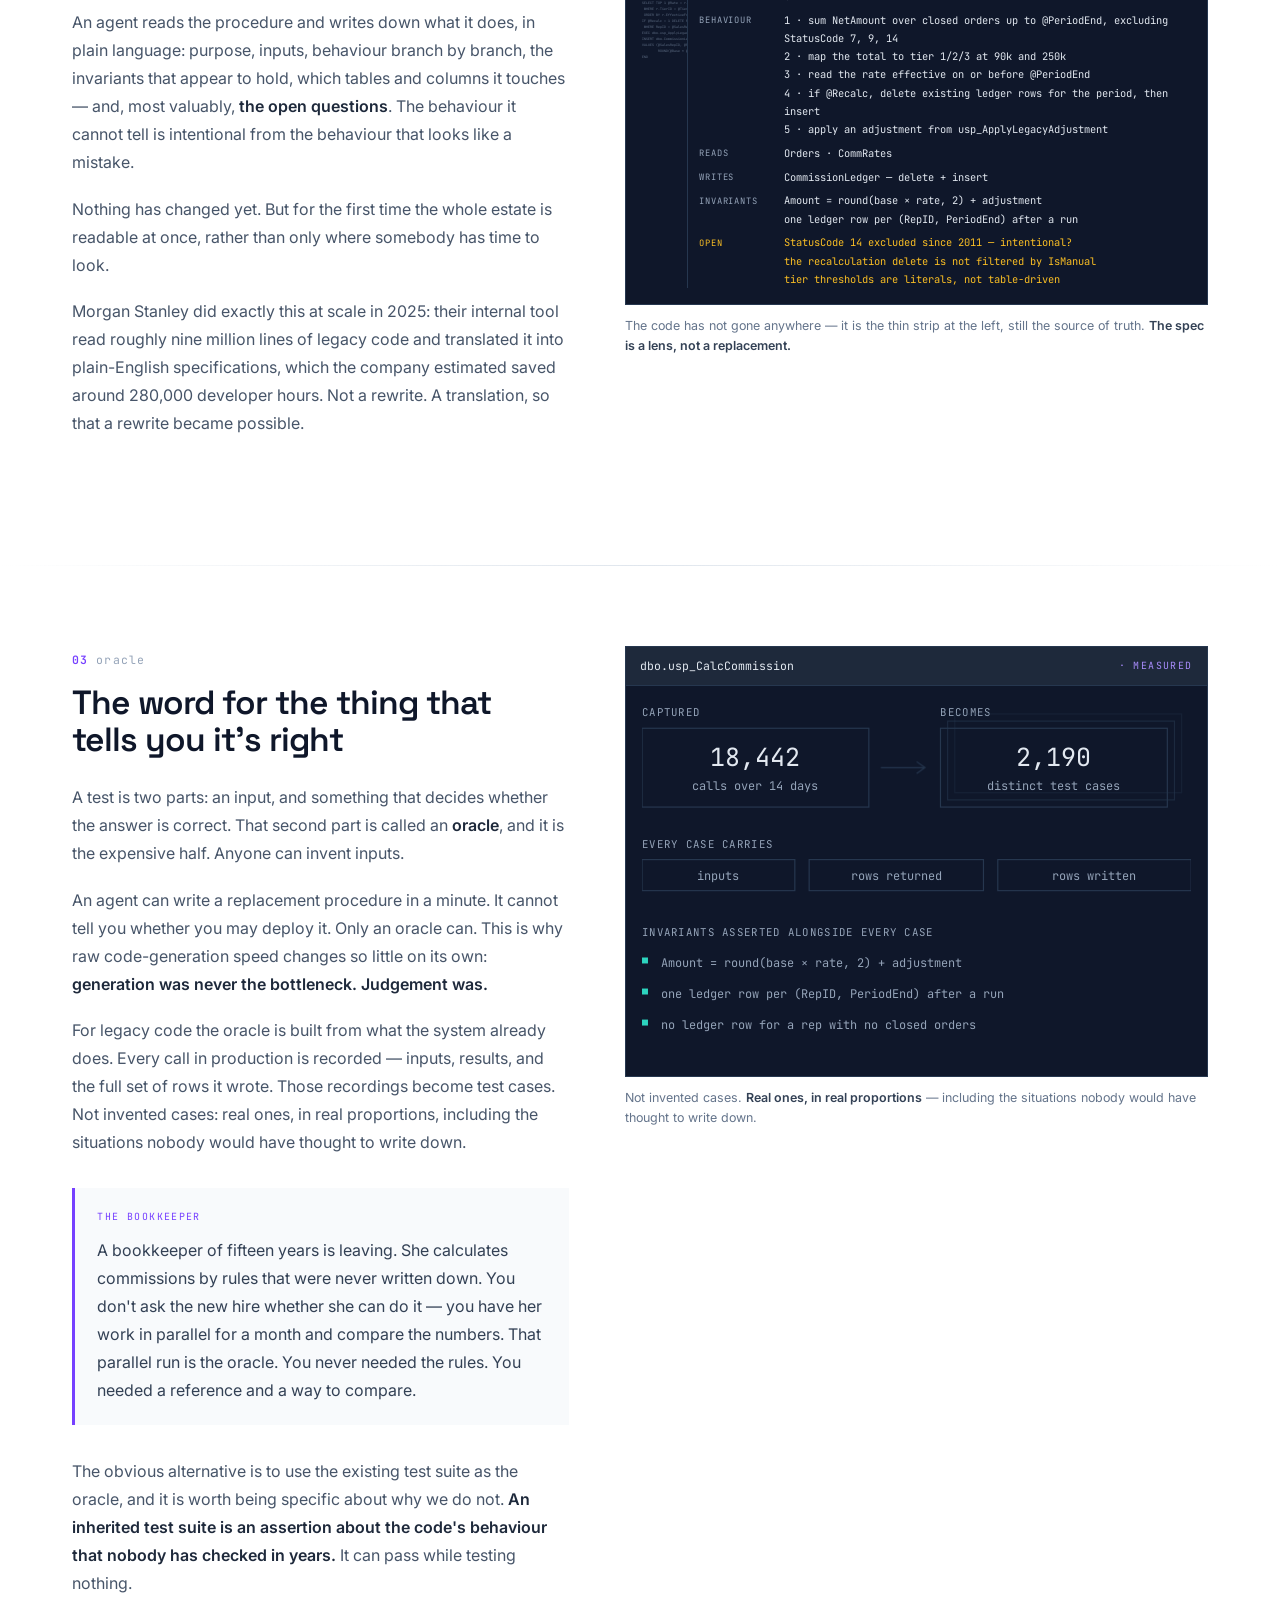
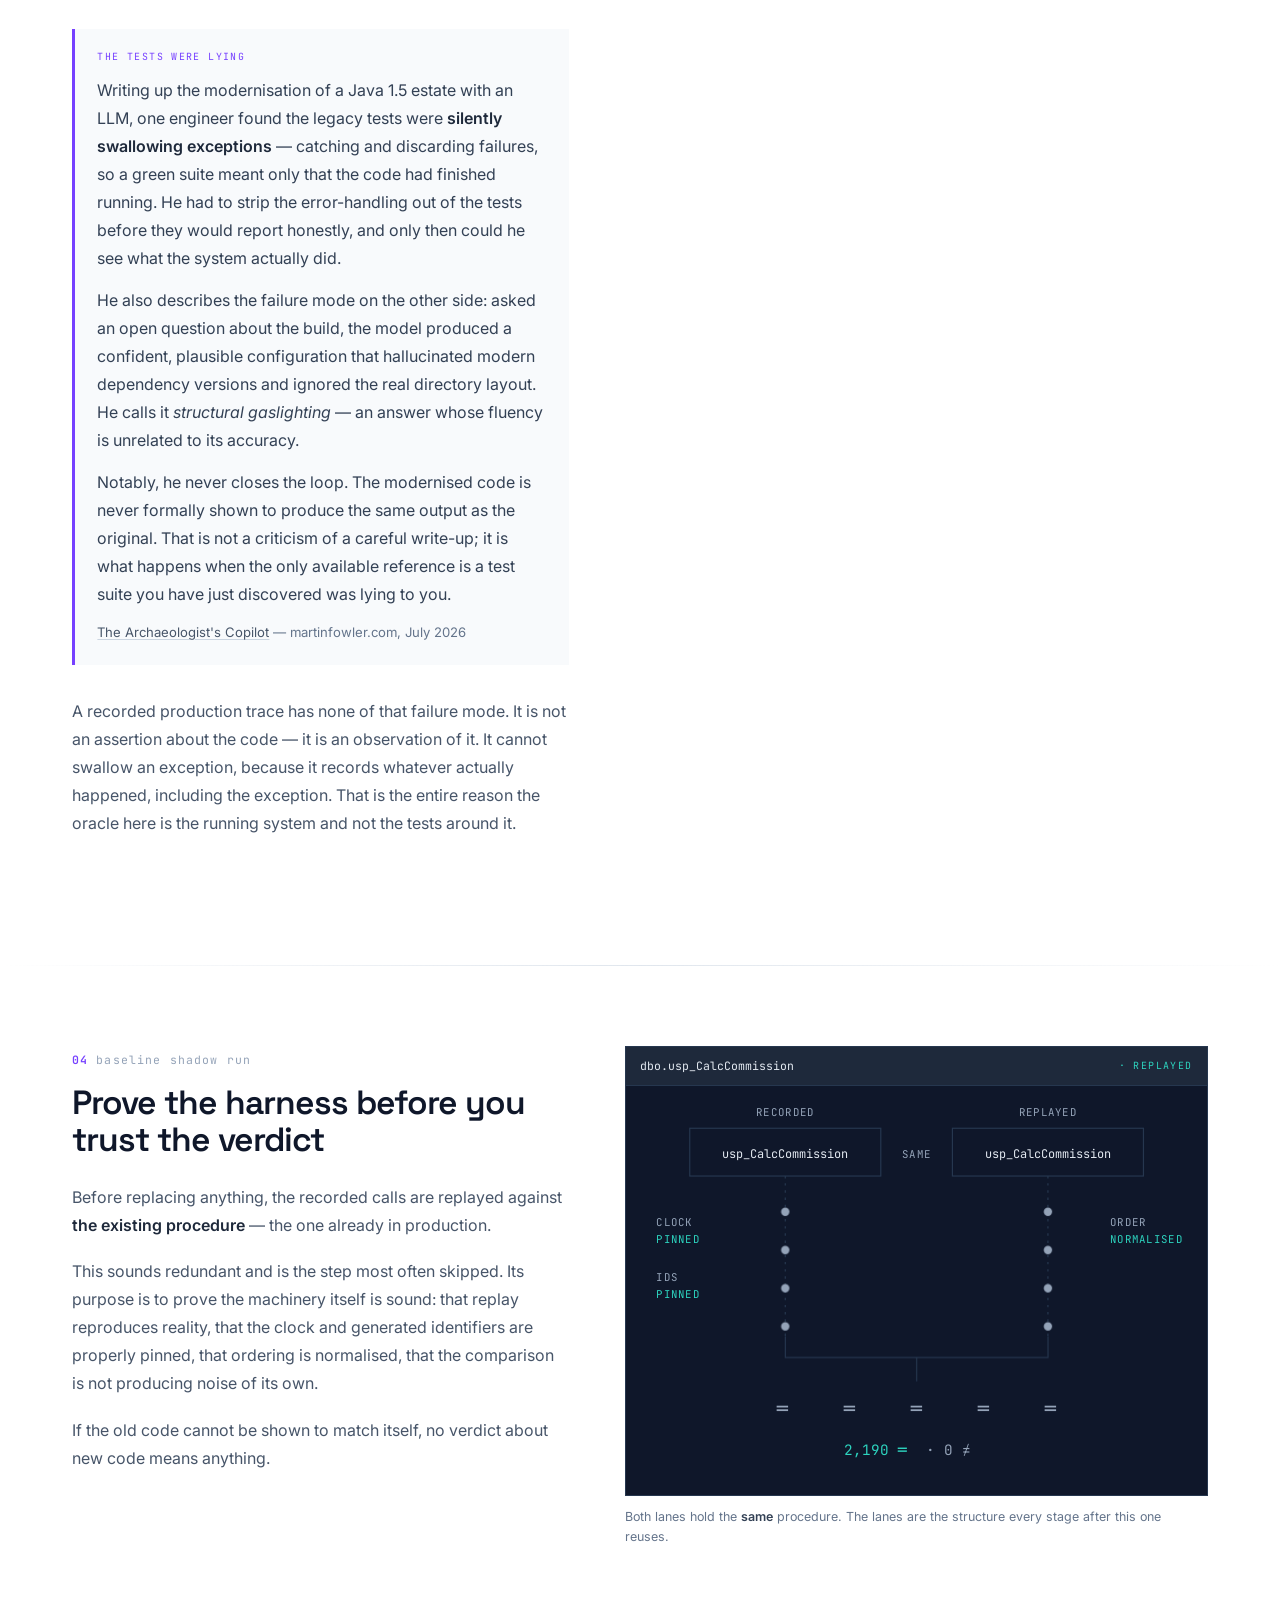
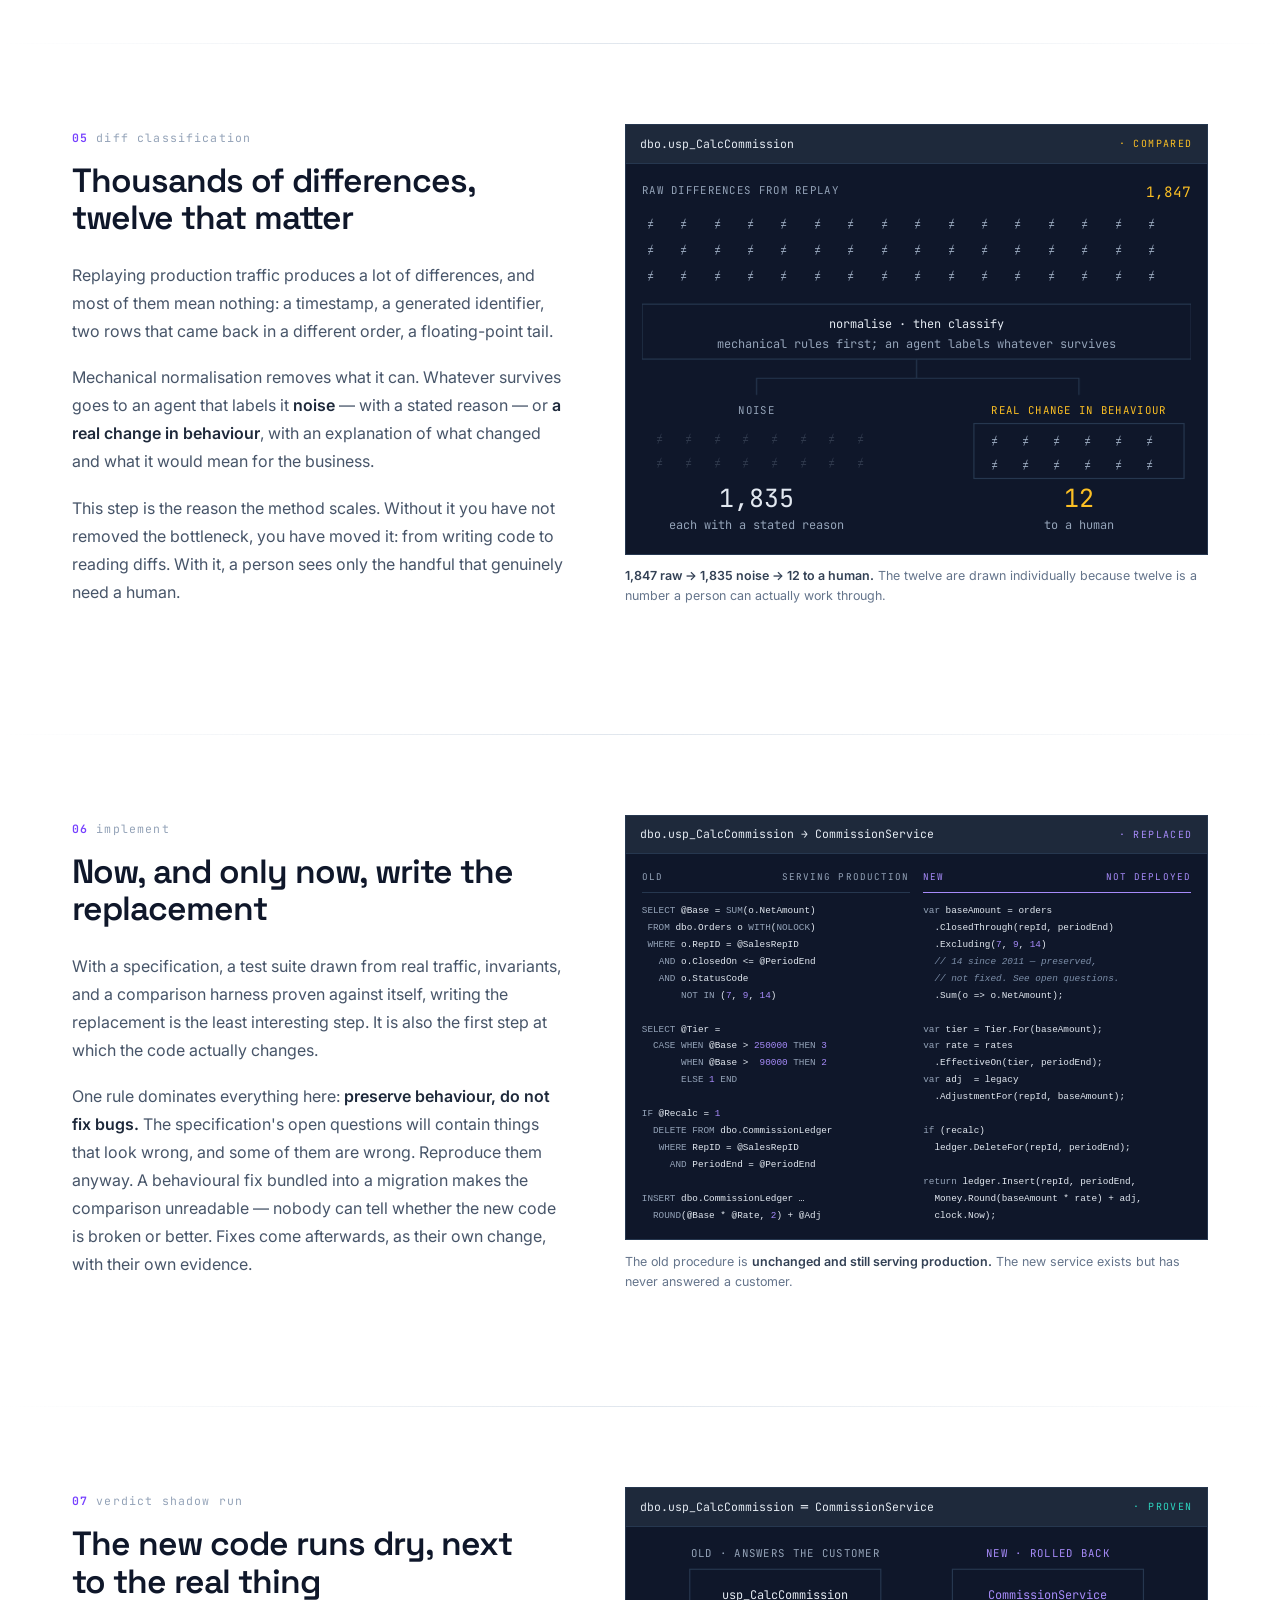
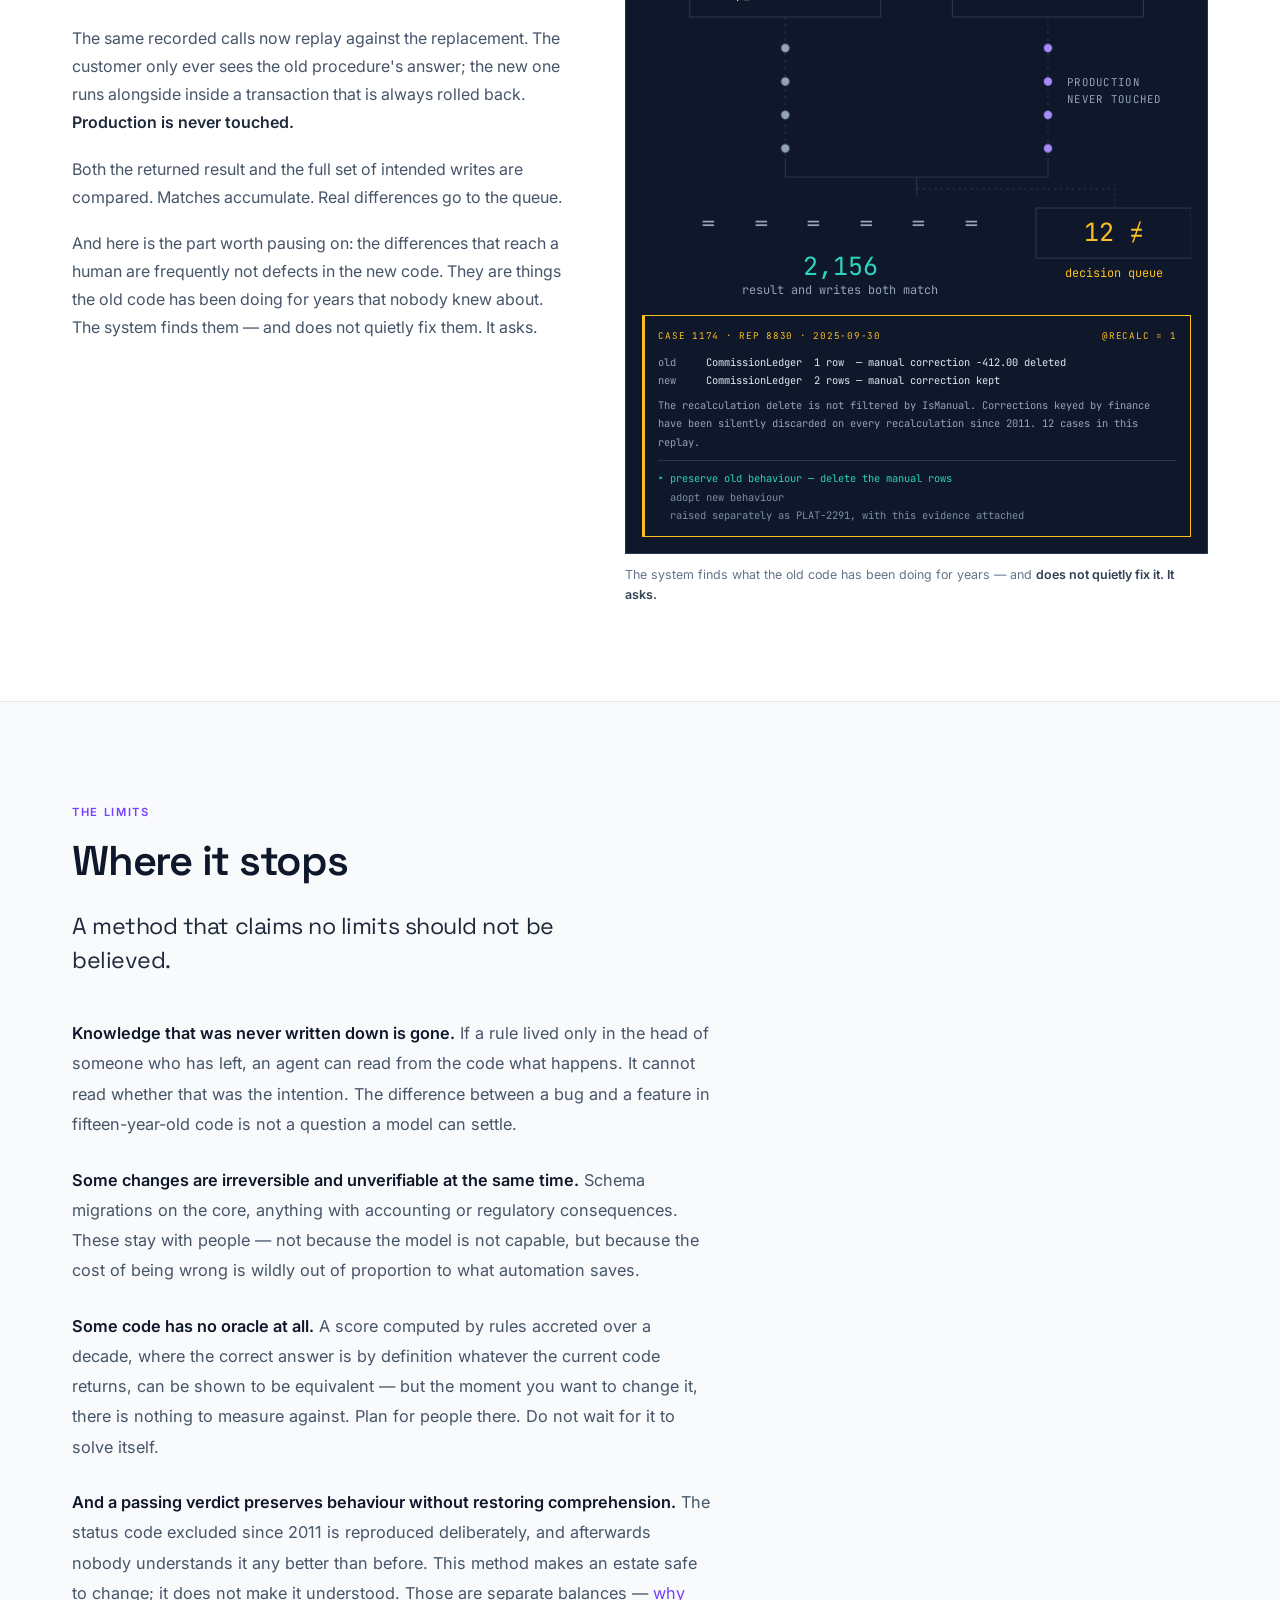
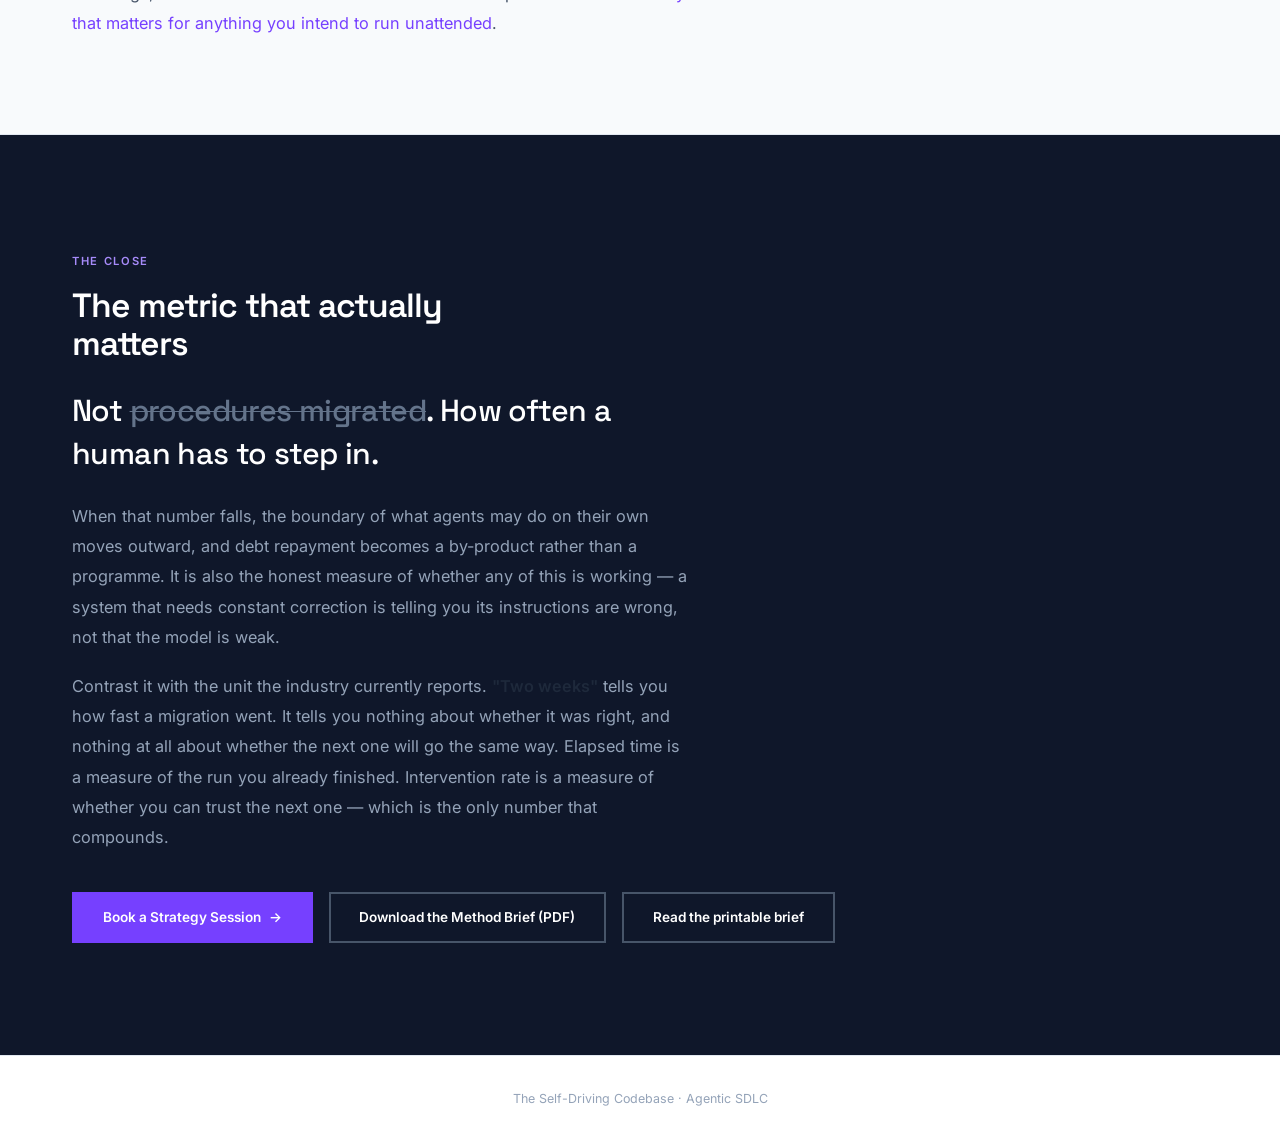
<file: method.html>
<!DOCTYPE html>
<html lang="en">
<head>
<meta charset="UTF-8">
<meta name="viewport" content="width=device-width, initial-scale=1.0">
<title>The Method | Agentic SDLC</title>
<meta name="description" content="How a legacy stored-procedure estate gets paid down: triage, spec, oracle, baseline shadow run, diff classification, implement, verdict shadow run — and where the method stops.">
<link rel="canonical" href="https://secho.github.io/AgenticSDLC/method.html">
<meta name="robots" content="index, follow, max-image-preview:large, max-snippet:-1, max-video-preview:-1">
<meta name="keywords" content="legacy modernisation, stored procedure migration, shadow run, parallel run testing, test oracle, differential testing, behavioural equivalence, technical debt, T-SQL migration">
<meta name="author" content="Revolgy">
<meta name="theme-color" content="#7640FF">
<link rel="icon" href="favicon.svg" type="image/svg+xml">
<link rel="icon" href="favicon-32.png" sizes="32x32" type="image/png">
<link rel="icon" href="favicon-96.png" sizes="96x96" type="image/png">
<link rel="apple-touch-icon" href="apple-touch-icon.png">
<meta property="og:type" content="article">
<meta property="og:site_name" content="Agentic SDLC">
<meta property="og:locale" content="en_GB">
<meta property="og:url" content="https://secho.github.io/AgenticSDLC/method.html">
<meta property="og:title" content="The Method | Agentic SDLC">
<meta property="og:description" content="How a legacy stored-procedure estate gets paid down: triage, spec, oracle, baseline shadow run, diff classification, implement, verdict shadow run — and where the method stops.">
<meta property="og:image" content="https://secho.github.io/AgenticSDLC/og-image.png">
<meta property="og:image:width" content="1200">
<meta property="og:image:height" content="630">
<meta property="og:image:alt" content="Agentic SDLC — the self-driving codebase">
<meta name="twitter:card" content="summary_large_image">
<meta name="twitter:title" content="The Method | Agentic SDLC">
<meta name="twitter:description" content="How a legacy stored-procedure estate gets paid down: triage, spec, oracle, baseline shadow run, diff classification, implement, verdict shadow run — and where the method stops.">
<meta name="twitter:image" content="https://secho.github.io/AgenticSDLC/og-image.png">
<link rel="preconnect" href="https://fonts.googleapis.com">
<link rel="preconnect" href="https://fonts.gstatic.com" crossorigin>
<link href="https://fonts.googleapis.com/css2?family=Inter:wght@300;400;500;600;700&family=Space+Grotesk:wght@300;400;500;600;700&family=JetBrains+Mono:wght@400;500;600&display=swap" rel="stylesheet">
<style>
  /* ══ RESET ══ */
  *, *::before, *::after { box-sizing: border-box; margin: 0; padding: 0; }

  :root {
    /* Site tokens — kept identical to index.html / platform-landscape.html */
    --primary: #7640FF;
    --primary-dark: #5e2de6;
    --primary-soft: rgba(118, 64, 255, 0.08);
    --primary-mid: rgba(118, 64, 255, 0.15);

    --slate-50: #f8fafc;
    --slate-100: #f1f5f9;
    --slate-200: #e2e8f0;
    --slate-300: #cbd5e1;
    --slate-400: #94a3b8;
    --slate-500: #64748b;
    --slate-600: #475569;
    --slate-700: #334155;
    --slate-800: #1e293b;
    --slate-900: #0f172a;

    --font-display: 'Space Grotesk', system-ui, sans-serif;
    --font-body: 'Inter', system-ui, sans-serif;
    --font-mono: 'JetBrains Mono', 'SF Mono', monospace;

    --ease: cubic-bezier(0.4, 0, 0.2, 1);

    /* ══ NEW — the only two semantic colours this page adds ══
       match  : agreement, ═, proven
       differ : difference, ≠, unproven
       Meaning is carried by the glyph first; colour is reinforcement. */
    --match: #2dd4bf;          /* on the dark panel  — 9.9:1 */
    --differ: #fbbf24;         /* on the dark panel  — 10.5:1 */
    --match-ink: #0f766e;      /* on white           — 4.9:1 */
    --differ-ink: #92400e;     /* on white           — 6.5:1 */

    /* Panel (the artefact) — the site's terminal treatment, reused */
    --p-bg: #0f172a;
    --p-line: #26374f;
    --p-ink: #e2e8f0;
    --p-dim: #94a3b8;          /* on --p-bg — 6.6:1 */
    --p-accent: #a78bfa;       /* on --p-bg — 6.6:1 */

    --nav-h: 4rem;
    --rail-h: 2.9rem;
  }

  html { scroll-behavior: smooth; font-size: 16px; }
  body {
    font-family: var(--font-body);
    background: #fff;
    color: var(--slate-600);
    line-height: 1.6;
    -webkit-font-smoothing: antialiased;
    overflow-x: hidden;
  }
  @media (min-width: 1024px) { :root { --nav-h: 5rem; } }

  /* ══ TYPOGRAPHY ══ */
  h1, h2, h3 {
    font-family: var(--font-display);
    color: var(--slate-900);
    line-height: 1.12;
    letter-spacing: -0.03em;
  }
  h1 { font-size: clamp(2.1rem, 5.2vw, 3.6rem); font-weight: 300; }
  h2 { font-size: clamp(1.5rem, 3vw, 2.1rem); font-weight: 600; }
  h3 { font-size: 1.05rem; font-weight: 600; }
  p { line-height: 1.75; }
  strong { color: var(--slate-800); font-weight: 600; }
  a { color: var(--primary); text-decoration: none; }
  a:hover { text-decoration: underline; }
  em { font-style: italic; }

  .container { max-width: 1200px; margin: 0 auto; padding: 0 1.5rem; }
  @media (min-width: 768px) { .container { padding: 0 2rem; } }

  .label {
    display: inline-block;
    font-size: 0.7rem;
    font-weight: 600;
    letter-spacing: 0.15em;
    text-transform: uppercase;
    color: var(--primary);
    margin-bottom: 1rem;
  }
  .arch-line { height: 1px; background: linear-gradient(90deg, transparent, var(--slate-300), transparent); opacity: 0.6; }

  /* ══ HERO ══ */
  .hero { padding: 3.5rem 0 2.5rem; }
  @media (min-width: 1024px) { .hero { padding: 5rem 0 3rem; } }
  .hero h1 { max-width: 16em; margin-bottom: 1.75rem; }
  .hero .standfirst {
    max-width: 46em;
    font-size: clamp(1rem, 1.5vw, 1.15rem);
    color: var(--slate-500);
    line-height: 1.8;
  }
  /* The two-glyph continuity device, introduced before it is used. */
  .glyph-legend {
    margin-top: 2rem;
    font-family: var(--font-mono);
    font-size: 0.78rem;
    color: var(--slate-500);
  }
  .glyph-legend .eq { color: var(--match-ink); font-size: 1.05rem; }
  .glyph-legend .ne { color: var(--differ-ink); font-size: 1.05rem; }
  .glyph-legend .sep { color: var(--slate-300); padding: 0 0.7rem; }

  /* Stage rail: markup here, styling and scroll-spy come from nav.js (.subnav). */

  /* ══ STAGE LAYOUT ══ */
  .stage { scroll-margin-top: calc(var(--nav-h) + var(--rail-h) + 1rem); }
  /* Longhand only — .stage-inner shares an element with .container, and a
     `padding` shorthand here would wipe out the container's side gutters. */
  .stage-inner { padding-top: 3rem; padding-bottom: 3rem; }
  @media (min-width: 1024px) {
    .stage-inner {
      display: grid;
      grid-template-columns: minmax(0, 0.92fr) minmax(0, 1.08fr);
      grid-template-areas: "head fig" "body fig";
      /* The figure spans both rows. Row 2 must be the flexible one, or a tall
         figure's slack is shared and opens a gap under the heading. */
      grid-template-rows: auto 1fr;
      column-gap: 3.5rem;
      padding-top: 5rem;
      padding-bottom: 6rem;
    }
    .stage-head { grid-area: head; }
    .stage-body { grid-area: body; min-height: 22rem; padding-bottom: 2rem; }
    .stage-figure {
      grid-area: fig;
      position: sticky;
      top: calc(var(--nav-h) + var(--rail-h) + 1.75rem);
      align-self: start;
    }
  }
  .stage-tag {
    display: inline-flex; align-items: baseline; gap: 0.5rem;
    font-family: var(--font-mono);
    font-size: 0.72rem;
    letter-spacing: 0.1em;
    color: var(--slate-400);
    margin-bottom: 0.9rem;
  }
  .stage-tag .num { color: var(--primary); font-weight: 600; }
  .stage-head h2 { margin-bottom: 1.5rem; max-width: 14em; }
  .stage-body p { margin-bottom: 1.15rem; max-width: 34em; }
  .stage-body p:last-child { margin-bottom: 0; }
  .stage-figure { margin: 0 0 2rem; }
  @media (min-width: 1024px) { .stage-figure { margin-bottom: 0; } }

  /* ══ THE ARTEFACT PANEL ══ */
  .panel { margin: 0; }
  .panel-bar {
    display: flex; align-items: center; justify-content: space-between; gap: 1rem;
    background: var(--slate-800);
    border: 1px solid var(--p-line);
    border-bottom: none;
    padding: 0.6rem 0.9rem;
  }
  .panel-name {
    font-family: var(--font-mono);
    font-size: 0.72rem;
    color: var(--p-ink);
    overflow: hidden; text-overflow: ellipsis; white-space: nowrap;
  }
  .panel-state {
    font-family: var(--font-mono);
    font-size: 0.62rem;
    letter-spacing: 0.14em;
    text-transform: uppercase;
    white-space: nowrap;
    color: var(--p-dim);
  }
  .panel-state::before { content: "· "; }
  .panel-state.is-accent { color: var(--p-accent); }
  .panel-state.is-match  { color: var(--match); }
  .panel-state.is-differ { color: var(--differ); }
  .panel-body {
    background: var(--p-bg);
    border: 1px solid var(--p-line);
    padding: 1rem;
    overflow: hidden;
  }
  .panel figcaption {
    font-size: 0.78rem;
    color: var(--slate-500);
    line-height: 1.6;
    padding-top: 0.7rem;
  }
  .panel figcaption b { color: var(--slate-700); font-weight: 600; }

  /* ══ CODE INSIDE THE PANEL ══ */
  .code {
    font-family: var(--font-mono);
    font-size: 0.63rem;
    line-height: 1.62;
    color: var(--p-ink);
    white-space: pre;
    overflow-x: auto;
    -webkit-overflow-scrolling: touch;
  }
  @media (min-width: 480px) { .code { font-size: 0.68rem; } }
  .code .k { color: var(--p-dim); }
  .code .c { color: #7c8ea8; font-style: italic; }
  .code .s { color: var(--match); }
  .code .n { color: var(--p-accent); }
  .code .hl { background: rgba(251,191,36,0.14); }

  /* ══ PANEL: SVG FIGURES ══ */
  .fig-svg { display: block; width: 100%; height: auto; }
  .fig-svg text { font-family: var(--font-mono); fill: var(--p-dim); }
  .t-ink   { fill: var(--p-ink) !important; }
  .t-match { fill: var(--match) !important; }
  .t-differ{ fill: var(--differ) !important; }
  .t-accent{ fill: var(--p-accent) !important; }
  .t-lbl   { font-size: 9px; letter-spacing: 0.12em; text-transform: uppercase; }
  .t-sm    { font-size: 10px; }
  .t-md    { font-size: 12px; }
  .t-big   { font-size: 21px; }
  .t-glyph { font-size: 15px; }
  .s-line  { stroke: var(--p-line); fill: none; }
  .s-box   { stroke: var(--p-line); fill: none; }

  /* ══ ESTATE SORT (stage 1) ══ */
  .m { transform-box: fill-box; transform-origin: center; }
  .m--a { fill: var(--match); }
  .m--b { fill: var(--p-accent); }
  .m--c { fill: var(--differ); }
  .m--d { fill: #64748b; }

  /* ══ SPEC SHEET (stage 2) ══ */
  .spec-split { display: flex; gap: 0.7rem; align-items: stretch; }
  .spec-strip {
    flex: 0 0 46px;
    font-family: var(--font-mono);
    font-size: 3.2px;
    line-height: 1.9;
    color: #64748b;
    white-space: pre;
    overflow: hidden;
    border-right: 1px solid var(--p-line);
    padding-right: 0.6rem;
  }
  .spec-sheet {
    flex: 1 1 auto; min-width: 0;
    font-family: var(--font-mono);
    font-size: 0.6rem;
    line-height: 1.75;
    color: var(--p-ink);
  }
  @media (min-width: 480px) { .spec-sheet { font-size: 0.65rem; } }
  .spec-row { display: flex; gap: 0.7rem; margin-bottom: 0.35rem; }
  .spec-row:last-child { margin-bottom: 0; }
  .spec-row dt {
    flex: 0 0 4.6rem;
    font-size: 0.55rem;
    letter-spacing: 0.1em;
    text-transform: uppercase;
    color: var(--p-dim);
    padding-top: 0.15rem;
  }
  .spec-row dd { flex: 1 1 auto; min-width: 0; }
  .spec-row.is-open dt { color: var(--differ); }
  .spec-row.is-open dd { color: var(--differ); }

  /* ══ DECISION CARD (stage 7) ══ */
  .decision {
    margin-top: 0.9rem;
    border: 1px solid var(--differ);
    border-left-width: 3px;
    padding: 0.75rem 0.85rem;
    font-family: var(--font-mono);
    font-size: 0.6rem;
    line-height: 1.75;
    color: var(--p-ink);
  }
  @media (min-width: 480px) { .decision { font-size: 0.65rem; } }
  .decision .d-head {
    display: flex; justify-content: space-between; gap: 0.6rem;
    color: var(--differ);
    font-size: 0.58rem;
    letter-spacing: 0.08em;
    text-transform: uppercase;
    margin-bottom: 0.5rem;
  }
  .decision .d-row { display: flex; gap: 0.6rem; }
  .decision .d-row .kk { flex: 0 0 2.4rem; color: var(--p-dim); }
  .decision .d-note { color: var(--p-dim); margin-top: 0.45rem; }
  .decision .d-choice { margin-top: 0.6rem; border-top: 1px solid var(--p-line); padding-top: 0.5rem; }
  .decision .d-choice span { display: block; color: #7c8ea8; }
  .decision .d-choice span.chosen { color: var(--match); }
  .decision .d-choice span.chosen::before { content: "▸ "; }
  .decision .d-choice span:not(.chosen)::before { content: "\00a0\00a0"; }

  /* ══ TWO-CODE SPLIT (stage 6) ══ */
  .lane-split { display: grid; gap: 0.85rem; }
  @media (min-width: 560px) { .lane-split { grid-template-columns: 1fr 1fr; } }
  .lane-head {
    font-family: var(--font-mono);
    font-size: 0.58rem;
    letter-spacing: 0.12em;
    text-transform: uppercase;
    color: var(--p-dim);
    padding-bottom: 0.4rem;
    border-bottom: 1px solid var(--p-line);
    margin-bottom: 0.6rem;
    display: flex; justify-content: space-between; gap: 0.5rem;
  }
  .lane-new .lane-head { color: var(--p-accent); border-bottom-color: var(--p-accent); }
  .lane-split .code { font-size: 0.55rem; line-height: 1.7; }
  @media (min-width: 768px) { .lane-split .code { font-size: 0.585rem; } }

  /* ══ PROSE COMPONENTS ══ */
  .classes { margin: 1.6rem 0 1.6rem; max-width: 34em; }
  .classes > div {
    border-left: 3px solid var(--slate-200);
    padding: 0.15rem 0 0.15rem 0.95rem;
    margin-bottom: 0.85rem;
  }
  .classes dt {
    font-family: var(--font-mono);
    font-size: 0.78rem;
    font-weight: 500;
    color: var(--slate-900);
    margin-bottom: 0.1rem;
  }
  .classes dd { font-size: 0.92rem; color: var(--slate-500); }
  .classes .cls-a { border-left-color: var(--match-ink); }
  .classes .cls-a dt { color: var(--match-ink); }
  .classes .cls-b { border-left-color: var(--primary); }
  .classes .cls-b dt { color: var(--primary); }
  .classes .cls-c { border-left-color: var(--differ-ink); }
  .classes .cls-c dt { color: var(--differ-ink); }
  .classes .cls-d { border-left-color: var(--slate-400); }
  .classes .cls-d dt { color: var(--slate-600); }

  .callout {
    max-width: 34em;
    margin: 2rem 0;
    background: var(--slate-50);
    border-left: 3px solid var(--primary);
    padding: 1.3rem 1.4rem;
  }
  .callout .callout-label {
    display: block;
    font-family: var(--font-mono);
    font-size: 0.62rem;
    letter-spacing: 0.14em;
    text-transform: uppercase;
    color: var(--primary);
    margin-bottom: 0.7rem;
  }
  .callout p { font-size: 1rem; color: var(--slate-700); margin-bottom: 0; }
  .callout p + p { margin-top: 0.85rem; }
  .callout .callout-src { font-size: 0.82rem; color: var(--slate-500); }
  .callout .callout-src a { color: var(--slate-600); text-decoration: underline; text-decoration-color: var(--slate-300); text-underline-offset: 2px; }
  .callout .callout-src a:hover { color: var(--primary); text-decoration-color: var(--primary); }

  .pivot-lede {
    font-size: clamp(1.05rem, 1.6vw, 1.2rem);
    color: var(--slate-700);
    line-height: 1.8;
    max-width: 34em;
  }

  /* ══ LIMITS ══ */
  .limits { background: var(--slate-50); border-top: 1px solid var(--slate-200); border-bottom: 1px solid var(--slate-200); }
  .limits .container { padding-top: 4.5rem; padding-bottom: 4.5rem; }
  @media (min-width: 1024px) { .limits .container { padding-top: 6rem; padding-bottom: 6rem; } }
  .limits h2 { font-size: clamp(1.8rem, 3.6vw, 2.6rem); font-weight: 600; margin-bottom: 1.5rem; }
  .limits .limits-lede {
    font-family: var(--font-display);
    font-size: clamp(1.15rem, 2vw, 1.45rem);
    font-weight: 400;
    color: var(--slate-800);
    line-height: 1.5;
    letter-spacing: -0.02em;
    max-width: 22em;
    margin-bottom: 2.5rem;
  }
  .limits-prose { max-width: 40em; }
  .limits-prose p { font-size: 1.02rem; line-height: 1.85; margin-bottom: 1.6rem; }
  .limits-prose p:last-child { margin-bottom: 0; }
  .limits-prose strong { color: var(--slate-900); }

  /* ══ CLOSE ══ */
  .close { background: var(--slate-900); color: var(--slate-400); padding: 5rem 0; }
  @media (min-width: 1024px) { .close { padding: 7rem 0; } }
  .close h2 { color: #fff; margin-bottom: 1.75rem; max-width: 14em; }
  .close .label { color: var(--p-accent); }
  .close p { max-width: 38em; font-size: 1.02rem; line-height: 1.85; margin-bottom: 1.2rem; }
  .close .metric {
    font-family: var(--font-display);
    font-size: clamp(1.3rem, 2.8vw, 1.9rem);
    font-weight: 500;
    color: #fff;
    letter-spacing: -0.02em;
    line-height: 1.4;
    margin-bottom: 1.6rem;
    max-width: 18em;
  }
  .close .metric .strike { color: var(--slate-500); text-decoration: line-through; text-decoration-thickness: 1px; }
  .close-actions { display: flex; gap: 1rem; flex-wrap: wrap; margin-top: 2.5rem; }
  .btn {
    display: inline-flex; align-items: center; gap: 0.5rem;
    padding: 0.8rem 1.8rem;
    font-family: var(--font-body);
    font-size: 0.85rem; font-weight: 600;
    text-decoration: none;
    border: 2px solid transparent;
    cursor: pointer;
    transition: all 0.15s var(--ease);
  }
  .btn:hover { text-decoration: none; }
  .btn--primary { background: var(--primary); color: #fff; border-color: var(--primary); }
  .btn--primary:hover { background: var(--primary-dark); border-color: var(--primary-dark); transform: translateY(-1px); }
  .btn--outline { background: transparent; color: #fff; border-color: var(--slate-600); }
  .btn--outline:hover { border-color: var(--p-accent); color: var(--p-accent); }
  @media (max-width: 480px) {
    .close-actions { flex-direction: column; }
    .close-actions .btn { width: 100%; justify-content: center; }
  }

  footer { border-top: 1px solid var(--slate-200); padding: 2rem; text-align: center; }
  footer p { font-size: 0.78rem; color: var(--slate-400); }

  @media print {
    .stage-figure { position: static !important; }
    .close { background: #fff; color: var(--slate-600); }
    .close h2, .close .metric { color: var(--slate-900); }
  }

  /* ══ SCROLL REVEAL (same as index.html) ══ */
  .reveal { opacity: 0; transform: translateY(20px); transition: opacity 0.6s var(--ease), transform 0.6s var(--ease); }
  .reveal.visible { opacity: 1; transform: translateY(0); }
  @media (prefers-reduced-motion: reduce) { .reveal { opacity: 1; transform: none; transition: none; } }

  /* ══════════════════════════════════════════════════════════════════
     MOTION
     Every rule below is additive. The un-animated state of every figure
     IS its end state, so: JS disabled → end state; reduced motion → end
     state; observer never fires → end state. Nothing is ever hidden by
     default. `.play` is added once, on entry, and never removed.
     ══════════════════════════════════════════════════════════════════ */
  @media (prefers-reduced-motion: no-preference) {
    .play .a-rise  { animation: aRise 0.55s var(--ease) both; }
    .play .a-fade  { animation: aFade 0.5s var(--ease) both; }
    .play .a-pop   { animation: aPop 0.34s var(--ease) both; }
    .play .a-rain  { animation: aRain 0.3s var(--ease) both; animation-delay: calc(var(--i, 0) * 6ms); }
    .play .a-drop  { animation: aDrop 0.9s var(--ease) both; }
    .play .a-shrink { animation: aShrink 0.7s var(--ease) both; }
    .play .a-slide { animation: aSlide 0.6s var(--ease) both; }

    /* generic stagger hooks */
    .d1 { animation-delay: 0.12s; } .d2 { animation-delay: 0.24s; }
    .d3 { animation-delay: 0.36s; } .d4 { animation-delay: 0.48s; }
    .d5 { animation-delay: 0.62s; } .d6 { animation-delay: 0.76s; }
    .d7 { animation-delay: 0.9s; }  .d8 { animation-delay: 1.05s; }
    .d9 { animation-delay: 1.2s; }  .d10 { animation-delay: 1.35s; }
    .stg { animation-delay: calc(var(--i, 0) * 26ms) !important; }
  }
  @keyframes aRise { from { opacity: 0; transform: translateY(14px); } to { opacity: 1; transform: none; } }
  @keyframes aFade { from { opacity: 0; } }
  @keyframes aPop  { from { opacity: 0; transform: scale(0.4); } to { opacity: 1; transform: none; } }
  @keyframes aRain { from { opacity: 0; transform: translateY(-16px) scale(0.35); } to { opacity: 1; transform: none; } }
  @keyframes aDrop { from { opacity: 0; transform: translateY(-118px); } 18% { opacity: 1; } 92% { opacity: 1; } to { opacity: 1; transform: none; } }
  @keyframes aSlide { from { opacity: 0; transform: translateX(22px); } to { opacity: 1; transform: none; } }
  /* The code slab collapsing to a strip — the one thing a still cannot show. */
  @keyframes aShrink {
    from { flex-basis: 100%; font-size: 0.62rem; line-height: 1.62; }
    to   { flex-basis: 46px; font-size: 3.2px;  line-height: 1.9; }
  }

  /* Dissolved noise marks: their natural state is already faded. */
  .noise-mark { opacity: 0.24; }

  /* ══ MOBILE ══ */
  @media (max-width: 480px) {
    .container { padding: 0 1rem; }
    .hero { padding: 2.5rem 0 2rem; }
    .stage-inner { padding-top: 2.5rem; padding-bottom: 2.5rem; }
    .stage-body p, .classes dd { font-size: 0.95rem; }
    .callout { padding: 1.1rem 1.2rem; }
    .callout p { font-size: 0.95rem; }
    .limits .container { padding-top: 3rem; padding-bottom: 3rem; }
    .limits-prose p { font-size: 0.97rem; }
    .close { padding: 3.5rem 0; }
    .panel-body { padding: 0.8rem; }
  }
</style>
<script type="application/ld+json">{
  "@context": "https://schema.org",
  "@type": "TechArticle",
  "headline": "The Method | Agentic SDLC",
  "description": "How a legacy stored-procedure estate gets paid down: triage, spec, oracle, baseline shadow run, diff classification, implement, verdict shadow run \u2014 and where the method stops.",
  "url": "https://secho.github.io/AgenticSDLC/method.html",
  "inLanguage": "en-GB",
  "image": "https://secho.github.io/AgenticSDLC/og-image.png",
  "publisher": {
    "@type": "Organization",
    "name": "Revolgy",
    "url": "https://www.revolgy.com/",
    "logo": "https://secho.github.io/AgenticSDLC/icon-512.png"
  },
  "author": {
    "@type": "Organization",
    "name": "Revolgy",
    "url": "https://www.revolgy.com/",
    "logo": "https://secho.github.io/AgenticSDLC/icon-512.png"
  },
  "datePublished": "2026-07-24",
  "dateModified": "2026-09-11",
  "mainEntityOfPage": {
    "@type": "WebPage",
    "@id": "https://secho.github.io/AgenticSDLC/method.html"
  }
}</script>
</head>
<body>
<script src="nav.js" defer></script>

<main>

<!-- ═══════════════════════════════════════════════════════════ HERO ═══ -->
<header class="hero">
  <div class="container">
    <span class="label">The Method</span>
    <h1>Ten thousand procedures nobody dares to touch</h1>
    <p class="standfirst">Every large company has a core it is afraid of. Code that has been accreting for fifteen years, written by people who have left, with no documentation and no tests. The usual advice is a multi-year modernisation programme. There is a faster route, and it starts somewhere unexpected: not with rewriting anything, but with working out what you are able to prove.</p>
    <p class="glyph-legend"><span class="eq">═</span> two things match<span class="sep">·</span><span class="ne">≠</span> two things differ</p>
  </div>
</header>

<!-- ═══ STAGE RAIL — the below-the-fold cue, and the progress indicator ═══ -->
<nav class="subnav" id="subnav" aria-label="The seven stages">
  <div class="subnav-inner">
    <ol>
      <li data-target="triage"><a href="#triage">triage</a></li>
      <li data-target="spec"><a href="#spec">spec</a></li>
      <li data-target="oracle"><a href="#oracle">oracle</a></li>
      <li data-target="baseline"><a href="#baseline">baseline</a></li>
      <li data-target="diff"><a href="#diff">diff</a></li>
      <li data-target="implement"><a href="#implement">implement</a></li>
      <li data-target="verdict"><a href="#verdict">verdict</a></li>
    </ol>
  </div>
</nav>

<!-- ═══════════════════════════════════════════════════ 0 · THE PIVOT ═══ -->
<section class="stage" id="pivot" aria-labelledby="h-pivot">
  <div class="container stage-inner">

    <div class="stage-head reveal">
      <span class="stage-tag"><span class="num">00</span> the pivot</span>
      <h2 id="h-pivot">You don't need to know what it should do</h2>
    </div>

    <figure class="panel stage-figure" data-fig>
      <div class="panel-bar">
        <span class="panel-name">dbo.usp_CalcCommission</span>
        <span class="panel-state">unknown</span>
      </div>
      <div class="panel-body">
        <pre class="code a-fade"><code><span class="k">CREATE PROCEDURE</span> dbo.usp_CalcCommission
  @SalesRepID <span class="k">int</span>, @PeriodEnd <span class="k">datetime</span> = <span class="k">NULL</span>, @Recalc <span class="k">bit</span> = <span class="n">0</span>
<span class="k">AS BEGIN</span>
<span class="k">SET NOCOUNT ON</span>
<span class="k">IF</span> @PeriodEnd <span class="k">IS NULL SET</span> @PeriodEnd = <span class="k">GETDATE</span>()
<span class="k">DECLARE</span> @Tier <span class="k">int</span>, @Rate <span class="k">decimal</span>(<span class="n">9</span>,<span class="n">4</span>), @Base <span class="k">money</span>, @Adj <span class="k">money</span> = <span class="n">0</span>
<span class="k">SELECT</span> @Base = <span class="k">SUM</span>(o.NetAmount) <span class="k">FROM</span> dbo.Orders o <span class="k">WITH</span> (<span class="k">NOLOCK</span>)
 <span class="k">WHERE</span> o.RepID = @SalesRepID <span class="k">AND</span> o.ClosedOn &lt;= @PeriodEnd
   <span class="k">AND</span> o.StatusCode <span class="k">NOT IN</span> (<span class="n">7</span>, <span class="n">9</span>, <span class="n">14</span>)   <span class="c">-- 14 added 2011, ask Dave</span>
<span class="k">IF</span> @Base <span class="k">IS NULL SET</span> @Base = <span class="n">0</span>
<span class="k">SELECT</span> @Tier = <span class="k">CASE WHEN</span> @Base &gt; <span class="n">250000</span> <span class="k">THEN</span> <span class="n">3</span>
                    <span class="k">WHEN</span> @Base &gt;  <span class="n">90000</span> <span class="k">THEN</span> <span class="n">2</span> <span class="k">ELSE</span> <span class="n">1</span> <span class="k">END</span>
<span class="k">SELECT TOP</span> <span class="n">1</span> @Rate = r.RateValue <span class="k">FROM</span> dbo.CommRates r
 <span class="k">WHERE</span> r.TierID = @Tier <span class="k">AND</span> r.EffectiveFrom &lt;= @PeriodEnd
 <span class="k">ORDER BY</span> r.EffectiveFrom <span class="k">DESC</span>
<span class="k">IF</span> @Recalc = <span class="n">1</span> <span class="k">DELETE FROM</span> dbo.CommissionLedger
 <span class="k">WHERE</span> RepID = @SalesRepID <span class="k">AND</span> PeriodEnd = @PeriodEnd
<span class="k">EXEC</span> dbo.usp_ApplyLegacyAdjustment @SalesRepID, @Base, @Adj <span class="k">OUTPUT</span>
<span class="c">-- 2014: do not touch, breaks Q4 close  (rt)</span>
<span class="k">INSERT</span> dbo.CommissionLedger (RepID, PeriodEnd, Amount, CalcedOn)
<span class="k">VALUES</span> (@SalesRepID, @PeriodEnd,
        <span class="k">ROUND</span>(@Base * @Rate, <span class="n">2</span>) + @Adj, <span class="k">GETDATE</span>())
<span class="k">END</span></code></pre>
      </div>
      <figcaption>The artefact this page follows. <b>41 lines, no tests, last meaningful change 2018.</b> Nothing about it will change until stage 6.</figcaption>
    </figure>

    <div class="stage-body reveal">
      <p class="pivot-lede">The reason legacy modernisation is slow is not that the code is hard to read. It is that nobody can say whether a rewrite is correct. There is no specification to check against — the specification left the company in 2016.</p>
      <p>The pivot that makes the whole thing tractable is this: <strong>when you are modernising, you don't need to know what the code should do. You only need to know what it did.</strong> Correctness stops meaning "matches the intent" and starts meaning "behaves exactly as it behaved yesterday". And that is knowable, because the old code is running in production right now and can be watched.</p>
      <p>Everything below follows from that one move.</p>

      <div class="callout">
        <span class="callout-label">What the success stories leave out</span>
        <p>2026 produced a steady run of published AI migration wins. Asana moved off Enzyme in two weeks — work that, in their own account, would otherwise have been postponed indefinitely. Airbnb and Uber report much the same. The acceleration is real and we are not disputing it.</p>
        <p>What none of them publish is <strong>how anyone knew the migrated system still did what the old one did.</strong> No equivalence criterion, no verification method, no failure modes, no account of what was checked and what was assumed. The unit of success being reported is elapsed time.</p>
        <p>A framework migration with a real test suite can perhaps get away with that. A commission calculation with no tests, written by someone who left in 2016, cannot. That gap is the whole of what follows.</p>
        <p class="callout-src"><a href="https://newsletter.pragmaticengineer.com/p/the-pulse-we-need-to-talk-about-migrations" target="_blank" rel="noopener">The Pulse: We need to talk about migrations with AI</a> — The Pragmatic Engineer, August 2026</p>
      </div>
    </div>

  </div>
</section>

<div class="arch-line"></div>

<!-- ═══════════════════════════════════════════════════ 1 · TRIAGE ═══ -->
<section class="stage" id="triage" aria-labelledby="h-triage">
  <div class="container stage-inner">

    <div class="stage-head reveal">
      <span class="stage-tag"><span class="num">01</span> triage</span>
      <h2 id="h-triage">Sort by what you can prove, not by what looks hard</h2>
    </div>

    <figure class="panel stage-figure" data-fig>
      <div class="panel-bar">
        <span class="panel-name">dbo.usp_CalcCommission</span>
        <span class="panel-state is-accent">classified</span>
      </div>
      <div class="panel-body">
        <svg class="fig-svg" viewBox="0 0 476 318" role="img" aria-labelledby="tri-t tri-d">
          <title id="tri-t">The estate sorted into four verifiability classes</title>
          <desc id="tri-d">This procedure is classified as a deterministic write with two clock reads, pinned at replay. Across the wider estate of 10,412 procedures: 6,041 pure read, 2,706 deterministic write, 1,248 non-deterministic, 417 external effect. Each mark represents about 50 procedures.</desc>

          <!-- classification chip for the artefact -->
          <g class="a-rise">
            <rect class="s-box" x="0" y="0" width="476" height="42" stroke="#a78bfa"/>
            <text class="t-lbl" x="12" y="17">this procedure</text>
            <text class="t-sm t-accent" x="12" y="33">deterministic write</text>
            <text class="t-sm" x="464" y="33" text-anchor="end">2 clock reads · pinned at replay</text>
          </g>

          <g class="a-fade d2">
            <text class="t-lbl" x="0" y="66">the estate · 10,412 procedures</text>
            <text class="t-sm" x="476" y="66" text-anchor="end">1 mark ≈ 50</text>
          </g>

          <g transform="translate(0,12)">
            <!-- band A -->
            <text class="t-sm t-match" x="0" y="94">pure read</text>
            <text class="t-sm" x="476" y="94" text-anchor="end">6,041</text>
            <!-- band B -->
            <text class="t-sm t-accent" x="0" y="179">deterministic write</text>
            <text class="t-sm" x="476" y="179" text-anchor="end">2,706</text>
            <!-- band C -->
            <text class="t-sm t-differ" x="0" y="236">non-deterministic</text>
            <text class="t-sm" x="476" y="236" text-anchor="end">1,248</text>
            <!-- band D -->
            <text class="t-sm" x="0" y="279">external effect</text>
            <text class="t-sm" x="476" y="279" text-anchor="end">417</text>

            <g class="marks" transform="translate(0,86)">
<rect class="m a-rain m--a" x="0" y="20" width="9" height="9" style="--i:0"/>
<rect class="m a-rain m--a" x="14" y="20" width="9" height="9" style="--i:1"/>
<rect class="m a-rain m--a" x="28" y="20" width="9" height="9" style="--i:2"/>
<rect class="m a-rain m--a" x="42" y="20" width="9" height="9" style="--i:3"/>
<rect class="m a-rain m--a" x="56" y="20" width="9" height="9" style="--i:4"/>
<rect class="m a-rain m--a" x="70" y="20" width="9" height="9" style="--i:5"/>
<rect class="m a-rain m--a" x="84" y="20" width="9" height="9" style="--i:6"/>
<rect class="m a-rain m--a" x="98" y="20" width="9" height="9" style="--i:7"/>
<rect class="m a-rain m--a" x="112" y="20" width="9" height="9" style="--i:8"/>
<rect class="m a-rain m--a" x="126" y="20" width="9" height="9" style="--i:9"/>
<rect class="m a-rain m--a" x="140" y="20" width="9" height="9" style="--i:10"/>
<rect class="m a-rain m--a" x="154" y="20" width="9" height="9" style="--i:11"/>
<rect class="m a-rain m--a" x="168" y="20" width="9" height="9" style="--i:12"/>
<rect class="m a-rain m--a" x="182" y="20" width="9" height="9" style="--i:13"/>
<rect class="m a-rain m--a" x="196" y="20" width="9" height="9" style="--i:14"/>
<rect class="m a-rain m--a" x="210" y="20" width="9" height="9" style="--i:15"/>
<rect class="m a-rain m--a" x="224" y="20" width="9" height="9" style="--i:16"/>
<rect class="m a-rain m--a" x="238" y="20" width="9" height="9" style="--i:17"/>
<rect class="m a-rain m--a" x="252" y="20" width="9" height="9" style="--i:18"/>
<rect class="m a-rain m--a" x="266" y="20" width="9" height="9" style="--i:19"/>
<rect class="m a-rain m--a" x="280" y="20" width="9" height="9" style="--i:20"/>
<rect class="m a-rain m--a" x="294" y="20" width="9" height="9" style="--i:21"/>
<rect class="m a-rain m--a" x="308" y="20" width="9" height="9" style="--i:22"/>
<rect class="m a-rain m--a" x="322" y="20" width="9" height="9" style="--i:23"/>
<rect class="m a-rain m--a" x="336" y="20" width="9" height="9" style="--i:24"/>
<rect class="m a-rain m--a" x="350" y="20" width="9" height="9" style="--i:25"/>
<rect class="m a-rain m--a" x="364" y="20" width="9" height="9" style="--i:26"/>
<rect class="m a-rain m--a" x="378" y="20" width="9" height="9" style="--i:27"/>
<rect class="m a-rain m--a" x="392" y="20" width="9" height="9" style="--i:28"/>
<rect class="m a-rain m--a" x="406" y="20" width="9" height="9" style="--i:29"/>
<rect class="m a-rain m--a" x="420" y="20" width="9" height="9" style="--i:30"/>
<rect class="m a-rain m--a" x="434" y="20" width="9" height="9" style="--i:31"/>
<rect class="m a-rain m--a" x="448" y="20" width="9" height="9" style="--i:32"/>
<rect class="m a-rain m--a" x="462" y="20" width="9" height="9" style="--i:33"/>
<rect class="m a-rain m--a" x="0" y="34" width="9" height="9" style="--i:34"/>
<rect class="m a-rain m--a" x="14" y="34" width="9" height="9" style="--i:35"/>
<rect class="m a-rain m--a" x="28" y="34" width="9" height="9" style="--i:36"/>
<rect class="m a-rain m--a" x="42" y="34" width="9" height="9" style="--i:37"/>
<rect class="m a-rain m--a" x="56" y="34" width="9" height="9" style="--i:38"/>
<rect class="m a-rain m--a" x="70" y="34" width="9" height="9" style="--i:39"/>
<rect class="m a-rain m--a" x="84" y="34" width="9" height="9" style="--i:40"/>
<rect class="m a-rain m--a" x="98" y="34" width="9" height="9" style="--i:41"/>
<rect class="m a-rain m--a" x="112" y="34" width="9" height="9" style="--i:42"/>
<rect class="m a-rain m--a" x="126" y="34" width="9" height="9" style="--i:43"/>
<rect class="m a-rain m--a" x="140" y="34" width="9" height="9" style="--i:44"/>
<rect class="m a-rain m--a" x="154" y="34" width="9" height="9" style="--i:45"/>
<rect class="m a-rain m--a" x="168" y="34" width="9" height="9" style="--i:46"/>
<rect class="m a-rain m--a" x="182" y="34" width="9" height="9" style="--i:47"/>
<rect class="m a-rain m--a" x="196" y="34" width="9" height="9" style="--i:48"/>
<rect class="m a-rain m--a" x="210" y="34" width="9" height="9" style="--i:49"/>
<rect class="m a-rain m--a" x="224" y="34" width="9" height="9" style="--i:50"/>
<rect class="m a-rain m--a" x="238" y="34" width="9" height="9" style="--i:51"/>
<rect class="m a-rain m--a" x="252" y="34" width="9" height="9" style="--i:52"/>
<rect class="m a-rain m--a" x="266" y="34" width="9" height="9" style="--i:53"/>
<rect class="m a-rain m--a" x="280" y="34" width="9" height="9" style="--i:54"/>
<rect class="m a-rain m--a" x="294" y="34" width="9" height="9" style="--i:55"/>
<rect class="m a-rain m--a" x="308" y="34" width="9" height="9" style="--i:56"/>
<rect class="m a-rain m--a" x="322" y="34" width="9" height="9" style="--i:57"/>
<rect class="m a-rain m--a" x="336" y="34" width="9" height="9" style="--i:58"/>
<rect class="m a-rain m--a" x="350" y="34" width="9" height="9" style="--i:59"/>
<rect class="m a-rain m--a" x="364" y="34" width="9" height="9" style="--i:60"/>
<rect class="m a-rain m--a" x="378" y="34" width="9" height="9" style="--i:61"/>
<rect class="m a-rain m--a" x="392" y="34" width="9" height="9" style="--i:62"/>
<rect class="m a-rain m--a" x="406" y="34" width="9" height="9" style="--i:63"/>
<rect class="m a-rain m--a" x="420" y="34" width="9" height="9" style="--i:64"/>
<rect class="m a-rain m--a" x="434" y="34" width="9" height="9" style="--i:65"/>
<rect class="m a-rain m--a" x="448" y="34" width="9" height="9" style="--i:66"/>
<rect class="m a-rain m--a" x="462" y="34" width="9" height="9" style="--i:67"/>
<rect class="m a-rain m--a" x="0" y="48" width="9" height="9" style="--i:68"/>
<rect class="m a-rain m--a" x="14" y="48" width="9" height="9" style="--i:69"/>
<rect class="m a-rain m--a" x="28" y="48" width="9" height="9" style="--i:70"/>
<rect class="m a-rain m--a" x="42" y="48" width="9" height="9" style="--i:71"/>
<rect class="m a-rain m--a" x="56" y="48" width="9" height="9" style="--i:72"/>
<rect class="m a-rain m--a" x="70" y="48" width="9" height="9" style="--i:73"/>
<rect class="m a-rain m--a" x="84" y="48" width="9" height="9" style="--i:74"/>
<rect class="m a-rain m--a" x="98" y="48" width="9" height="9" style="--i:75"/>
<rect class="m a-rain m--a" x="112" y="48" width="9" height="9" style="--i:76"/>
<rect class="m a-rain m--a" x="126" y="48" width="9" height="9" style="--i:77"/>
<rect class="m a-rain m--a" x="140" y="48" width="9" height="9" style="--i:78"/>
<rect class="m a-rain m--a" x="154" y="48" width="9" height="9" style="--i:79"/>
<rect class="m a-rain m--a" x="168" y="48" width="9" height="9" style="--i:80"/>
<rect class="m a-rain m--a" x="182" y="48" width="9" height="9" style="--i:81"/>
<rect class="m a-rain m--a" x="196" y="48" width="9" height="9" style="--i:82"/>
<rect class="m a-rain m--a" x="210" y="48" width="9" height="9" style="--i:83"/>
<rect class="m a-rain m--a" x="224" y="48" width="9" height="9" style="--i:84"/>
<rect class="m a-rain m--a" x="238" y="48" width="9" height="9" style="--i:85"/>
<rect class="m a-rain m--a" x="252" y="48" width="9" height="9" style="--i:86"/>
<rect class="m a-rain m--a" x="266" y="48" width="9" height="9" style="--i:87"/>
<rect class="m a-rain m--a" x="280" y="48" width="9" height="9" style="--i:88"/>
<rect class="m a-rain m--a" x="294" y="48" width="9" height="9" style="--i:89"/>
<rect class="m a-rain m--a" x="308" y="48" width="9" height="9" style="--i:90"/>
<rect class="m a-rain m--a" x="322" y="48" width="9" height="9" style="--i:91"/>
<rect class="m a-rain m--a" x="336" y="48" width="9" height="9" style="--i:92"/>
<rect class="m a-rain m--a" x="350" y="48" width="9" height="9" style="--i:93"/>
<rect class="m a-rain m--a" x="364" y="48" width="9" height="9" style="--i:94"/>
<rect class="m a-rain m--a" x="378" y="48" width="9" height="9" style="--i:95"/>
<rect class="m a-rain m--a" x="392" y="48" width="9" height="9" style="--i:96"/>
<rect class="m a-rain m--a" x="406" y="48" width="9" height="9" style="--i:97"/>
<rect class="m a-rain m--a" x="420" y="48" width="9" height="9" style="--i:98"/>
<rect class="m a-rain m--a" x="434" y="48" width="9" height="9" style="--i:99"/>
<rect class="m a-rain m--a" x="448" y="48" width="9" height="9" style="--i:100"/>
<rect class="m a-rain m--a" x="462" y="48" width="9" height="9" style="--i:101"/>
<rect class="m a-rain m--a" x="0" y="62" width="9" height="9" style="--i:102"/>
<rect class="m a-rain m--a" x="14" y="62" width="9" height="9" style="--i:103"/>
<rect class="m a-rain m--a" x="28" y="62" width="9" height="9" style="--i:104"/>
<rect class="m a-rain m--a" x="42" y="62" width="9" height="9" style="--i:105"/>
<rect class="m a-rain m--a" x="56" y="62" width="9" height="9" style="--i:106"/>
<rect class="m a-rain m--a" x="70" y="62" width="9" height="9" style="--i:107"/>
<rect class="m a-rain m--a" x="84" y="62" width="9" height="9" style="--i:108"/>
<rect class="m a-rain m--a" x="98" y="62" width="9" height="9" style="--i:109"/>
<rect class="m a-rain m--a" x="112" y="62" width="9" height="9" style="--i:110"/>
<rect class="m a-rain m--a" x="126" y="62" width="9" height="9" style="--i:111"/>
<rect class="m a-rain m--a" x="140" y="62" width="9" height="9" style="--i:112"/>
<rect class="m a-rain m--a" x="154" y="62" width="9" height="9" style="--i:113"/>
<rect class="m a-rain m--a" x="168" y="62" width="9" height="9" style="--i:114"/>
<rect class="m a-rain m--a" x="182" y="62" width="9" height="9" style="--i:115"/>
<rect class="m a-rain m--a" x="196" y="62" width="9" height="9" style="--i:116"/>
<rect class="m a-rain m--a" x="210" y="62" width="9" height="9" style="--i:117"/>
<rect class="m a-rain m--a" x="224" y="62" width="9" height="9" style="--i:118"/>
<rect class="m a-rain m--a" x="238" y="62" width="9" height="9" style="--i:119"/>
<rect class="m a-rain m--a" x="252" y="62" width="9" height="9" style="--i:120"/>
<rect class="m a-rain m--b" x="0" y="105" width="9" height="9" style="--i:121"/>
<rect class="m a-rain m--b" x="14" y="105" width="9" height="9" style="--i:122"/>
<rect class="m a-rain m--b" x="28" y="105" width="9" height="9" style="--i:123"/>
<rect class="m a-rain m--b" x="42" y="105" width="9" height="9" style="--i:124"/>
<rect class="m a-rain m--b" x="56" y="105" width="9" height="9" style="--i:125"/>
<rect class="m a-rain m--b" x="70" y="105" width="9" height="9" style="--i:126"/>
<rect class="m a-rain m--b" x="84" y="105" width="9" height="9" style="--i:127"/>
<rect class="m a-rain m--b" x="98" y="105" width="9" height="9" style="--i:128"/>
<rect class="m a-rain m--b" x="112" y="105" width="9" height="9" style="--i:129"/>
<rect class="m a-rain m--b" x="126" y="105" width="9" height="9" style="--i:130"/>
<rect class="m a-rain m--b" x="140" y="105" width="9" height="9" style="--i:131"/>
<rect class="m a-rain m--b" x="154" y="105" width="9" height="9" style="--i:132"/>
<rect class="m a-rain m--b" x="168" y="105" width="9" height="9" style="--i:133"/>
<rect class="m a-rain m--b" x="182" y="105" width="9" height="9" style="--i:134"/>
<rect class="m a-rain m--b" x="196" y="105" width="9" height="9" style="--i:135"/>
<rect class="m a-rain m--b" x="210" y="105" width="9" height="9" style="--i:136"/>
<rect class="m a-rain m--b" x="224" y="105" width="9" height="9" style="--i:137"/>
<rect class="m a-rain m--b" x="238" y="105" width="9" height="9" style="--i:138"/>
<rect class="m a-rain m--b" x="252" y="105" width="9" height="9" style="--i:139"/>
<rect class="m a-rain m--b" x="266" y="105" width="9" height="9" style="--i:140"/>
<rect class="m a-rain m--b" x="280" y="105" width="9" height="9" style="--i:141"/>
<rect class="m a-rain m--b" x="294" y="105" width="9" height="9" style="--i:142"/>
<rect class="m a-rain m--b" x="308" y="105" width="9" height="9" style="--i:143"/>
<rect class="m a-rain m--b" x="322" y="105" width="9" height="9" style="--i:144"/>
<rect class="m a-rain m--b" x="336" y="105" width="9" height="9" style="--i:145"/>
<rect class="m a-rain m--b" x="350" y="105" width="9" height="9" style="--i:146"/>
<rect class="m a-rain m--b" x="364" y="105" width="9" height="9" style="--i:147"/>
<rect class="m a-rain m--b" x="378" y="105" width="9" height="9" style="--i:148"/>
<rect class="m a-rain m--b" x="392" y="105" width="9" height="9" style="--i:149"/>
<rect class="m a-rain m--b" x="406" y="105" width="9" height="9" style="--i:150"/>
<rect class="m a-rain m--b" x="420" y="105" width="9" height="9" style="--i:151"/>
<rect class="m a-rain m--b" x="434" y="105" width="9" height="9" style="--i:152"/>
<rect class="m a-rain m--b" x="448" y="105" width="9" height="9" style="--i:153"/>
<rect class="m a-rain m--b" x="462" y="105" width="9" height="9" style="--i:154"/>
<rect class="m a-rain m--b" x="0" y="119" width="9" height="9" style="--i:155"/>
<rect class="m a-rain m--b" x="14" y="119" width="9" height="9" style="--i:156"/>
<rect class="m a-rain m--b" x="28" y="119" width="9" height="9" style="--i:157"/>
<rect class="m a-rain m--b" x="42" y="119" width="9" height="9" style="--i:158"/>
<rect class="m a-rain m--b" x="56" y="119" width="9" height="9" style="--i:159"/>
<rect class="m a-rain m--b" x="70" y="119" width="9" height="9" style="--i:160"/>
<rect class="m a-rain m--b" x="84" y="119" width="9" height="9" style="--i:161"/>
<rect class="m a-rain m--b" x="98" y="119" width="9" height="9" style="--i:162"/>
<rect class="m a-rain m--b" x="112" y="119" width="9" height="9" style="--i:163"/>
<rect class="m a-rain m--b" x="126" y="119" width="9" height="9" style="--i:164"/>
<rect class="m a-rain m--b" x="140" y="119" width="9" height="9" style="--i:165"/>
<rect class="m a-rain m--b" x="154" y="119" width="9" height="9" style="--i:166"/>
<rect class="m a-rain m--b" x="168" y="119" width="9" height="9" style="--i:167"/>
<rect class="m a-rain m--b" x="182" y="119" width="9" height="9" style="--i:168"/>
<rect class="m a-rain m--b" x="196" y="119" width="9" height="9" style="--i:169"/>
<rect class="m a-rain m--b" x="210" y="119" width="9" height="9" style="--i:170"/>
<rect class="m a-rain m--b" x="224" y="119" width="9" height="9" style="--i:171"/>
<rect class="m a-rain m--b" x="238" y="119" width="9" height="9" style="--i:172"/>
<rect class="m a-rain m--b" x="252" y="119" width="9" height="9" style="--i:173"/>
<rect class="m a-rain m--b" x="266" y="119" width="9" height="9" style="--i:174"/>
<rect class="m a-rain m--c" x="0" y="162" width="9" height="9" style="--i:175"/>
<rect class="m a-rain m--c" x="14" y="162" width="9" height="9" style="--i:176"/>
<rect class="m a-rain m--c" x="28" y="162" width="9" height="9" style="--i:177"/>
<rect class="m a-rain m--c" x="42" y="162" width="9" height="9" style="--i:178"/>
<rect class="m a-rain m--c" x="56" y="162" width="9" height="9" style="--i:179"/>
<rect class="m a-rain m--c" x="70" y="162" width="9" height="9" style="--i:180"/>
<rect class="m a-rain m--c" x="84" y="162" width="9" height="9" style="--i:181"/>
<rect class="m a-rain m--c" x="98" y="162" width="9" height="9" style="--i:182"/>
<rect class="m a-rain m--c" x="112" y="162" width="9" height="9" style="--i:183"/>
<rect class="m a-rain m--c" x="126" y="162" width="9" height="9" style="--i:184"/>
<rect class="m a-rain m--c" x="140" y="162" width="9" height="9" style="--i:185"/>
<rect class="m a-rain m--c" x="154" y="162" width="9" height="9" style="--i:186"/>
<rect class="m a-rain m--c" x="168" y="162" width="9" height="9" style="--i:187"/>
<rect class="m a-rain m--c" x="182" y="162" width="9" height="9" style="--i:188"/>
<rect class="m a-rain m--c" x="196" y="162" width="9" height="9" style="--i:189"/>
<rect class="m a-rain m--c" x="210" y="162" width="9" height="9" style="--i:190"/>
<rect class="m a-rain m--c" x="224" y="162" width="9" height="9" style="--i:191"/>
<rect class="m a-rain m--c" x="238" y="162" width="9" height="9" style="--i:192"/>
<rect class="m a-rain m--c" x="252" y="162" width="9" height="9" style="--i:193"/>
<rect class="m a-rain m--c" x="266" y="162" width="9" height="9" style="--i:194"/>
<rect class="m a-rain m--c" x="280" y="162" width="9" height="9" style="--i:195"/>
<rect class="m a-rain m--c" x="294" y="162" width="9" height="9" style="--i:196"/>
<rect class="m a-rain m--c" x="308" y="162" width="9" height="9" style="--i:197"/>
<rect class="m a-rain m--c" x="322" y="162" width="9" height="9" style="--i:198"/>
<rect class="m a-rain m--c" x="336" y="162" width="9" height="9" style="--i:199"/>
<rect class="m a-rain m--d" x="0" y="205" width="9" height="9" style="--i:200"/>
<rect class="m a-rain m--d" x="14" y="205" width="9" height="9" style="--i:201"/>
<rect class="m a-rain m--d" x="28" y="205" width="9" height="9" style="--i:202"/>
<rect class="m a-rain m--d" x="42" y="205" width="9" height="9" style="--i:203"/>
<rect class="m a-rain m--d" x="56" y="205" width="9" height="9" style="--i:204"/>
<rect class="m a-rain m--d" x="70" y="205" width="9" height="9" style="--i:205"/>
<rect class="m a-rain m--d" x="84" y="205" width="9" height="9" style="--i:206"/>
<rect class="m a-rain m--d" x="98" y="205" width="9" height="9" style="--i:207"/>
            </g>
          </g>
        </svg>
      </div>
      <figcaption>The sort is mechanical: class is a property of the code, not an opinion about it. <b>Each mark stands for roughly 50 procedures</b>; the counts are exact.</figcaption>
    </figure>

    <div class="stage-body reveal">
      <p>The first pass over the estate does not read for meaning. It reads for <strong>verifiability</strong>: for each procedure, what kind of evidence could ever tell you that a replacement behaves the same?</p>
      <p>Four answers, and they are properties of the code, not opinions about it. Does it only read? Does it write, but deterministically? Does its result depend on the clock, on generated identifiers, on unstable ordering? Does it call something outside the database?</p>

      <dl class="classes">
        <div class="cls-a"><dt>pure read</dt><dd>returns data, writes nothing. The easy case.</dd></div>
        <div class="cls-b"><dt>deterministic write</dt><dd>same inputs, same writes. Verifiable with effort.</dd></div>
        <div class="cls-c"><dt>non-deterministic</dt><dd>depends on time, generated IDs, or ordering. Needs a seam before anything else is possible.</dd></div>
        <div class="cls-d"><dt>external effect</dt><dd>reaches outside the database. Cannot be replayed safely.</dd></div>
      </dl>

      <p>This is the pass that no human does across ten thousand procedures, and it is the one that decides everything afterwards — because a procedure's class determines how much autonomy an agent can ever be given over it.</p>
    </div>

  </div>
</section>

<div class="arch-line"></div>

<!-- ═══════════════════════════════════════════════════════ 2 · SPEC ═══ -->
<section class="stage" id="spec" aria-labelledby="h-spec">
  <div class="container stage-inner">

    <div class="stage-head reveal">
      <span class="stage-tag"><span class="num">02</span> spec</span>
      <h2 id="h-spec">Make it legible before you make it different</h2>
    </div>

    <figure class="panel stage-figure" data-fig>
      <div class="panel-bar">
        <span class="panel-name">dbo.usp_CalcCommission</span>
        <span class="panel-state is-accent">described</span>
      </div>
      <div class="panel-body">
        <div class="spec-split">
          <div class="spec-strip a-shrink" aria-hidden="true">CREATE PROCEDURE dbo.usp_CalcCommission
  @SalesRepID int, @PeriodEnd datetime = NULL
AS BEGIN
SET NOCOUNT ON
IF @PeriodEnd IS NULL SET @PeriodEnd = GETDATE()
DECLARE @Tier int, @Rate decimal(9,4), @Base money
SELECT @Base = SUM(o.NetAmount) FROM dbo.Orders o
 WHERE o.RepID = @SalesRepID AND o.ClosedOn <=
   AND o.StatusCode NOT IN (7, 9, 14)
IF @Base IS NULL SET @Base = 0
SELECT @Tier = CASE WHEN @Base > 250000 THEN 3
                    WHEN @Base > 90000 THEN 2 ELSE 1
SELECT TOP 1 @Rate = r.RateValue FROM dbo.CommRates
 WHERE r.TierID = @Tier AND r.EffectiveFrom <=
 ORDER BY r.EffectiveFrom DESC
IF @Recalc = 1 DELETE FROM dbo.CommissionLedger
 WHERE RepID = @SalesRepID AND PeriodEnd = @Period
EXEC dbo.usp_ApplyLegacyAdjustment @SalesRepID
INSERT dbo.CommissionLedger (RepID, PeriodEnd, Amo
VALUES (@SalesRepID, @PeriodEnd,
        ROUND(@Base * @Rate, 2) + @Adj, GETDATE())
END</div>
          <dl class="spec-sheet a-slide d5">
            <div class="spec-row"><dt>purpose</dt><dd>Calculate and book one sales rep's commission for a period, into dbo.CommissionLedger.</dd></div>
            <div class="spec-row"><dt>inputs</dt><dd>@SalesRepID int · @PeriodEnd datetime (defaults to now) · @Recalc bit</dd></div>
            <div class="spec-row"><dt>behaviour</dt><dd>1 · sum NetAmount over closed orders up to @PeriodEnd, excluding StatusCode 7, 9, 14<br>2 · map the total to tier 1/2/3 at 90k and 250k<br>3 · read the rate effective on or before @PeriodEnd<br>4 · if @Recalc, delete existing ledger rows for the period, then insert<br>5 · apply an adjustment from usp_ApplyLegacyAdjustment</dd></div>
            <div class="spec-row"><dt>reads</dt><dd>Orders · CommRates</dd></div>
            <div class="spec-row"><dt>writes</dt><dd>CommissionLedger — delete + insert</dd></div>
            <div class="spec-row"><dt>invariants</dt><dd>Amount = round(base × rate, 2) + adjustment<br>one ledger row per (RepID, PeriodEnd) after a run</dd></div>
            <div class="spec-row is-open"><dt>open</dt><dd>StatusCode 14 excluded since 2011 — intentional?<br>the recalculation delete is not filtered by IsManual<br>tier thresholds are literals, not table-driven</dd></div>
          </dl>
        </div>
      </div>
      <figcaption>The code has not gone anywhere — it is the thin strip at the left, still the source of truth. <b>The spec is a lens, not a replacement.</b></figcaption>
    </figure>

    <div class="stage-body reveal">
      <p>An agent reads the procedure and writes down what it does, in plain language: purpose, inputs, behaviour branch by branch, the invariants that appear to hold, which tables and columns it touches — and, most valuably, <strong>the open questions</strong>. The behaviour it cannot tell is intentional from the behaviour that looks like a mistake.</p>
      <p>Nothing has changed yet. But for the first time the whole estate is readable at once, rather than only where somebody has time to look.</p>
      <p>Morgan Stanley did exactly this at scale in 2025: their internal tool read roughly nine million lines of legacy code and translated it into plain-English specifications, which the company estimated saved around 280,000 developer hours. Not a rewrite. A translation, so that a rewrite became possible.</p>
    </div>

  </div>
</section>

<div class="arch-line"></div>

<!-- ═══════════════════════════════════════════════════════ 3 · ORACLE ═══ -->
<section class="stage" id="oracle" aria-labelledby="h-oracle">
  <div class="container stage-inner">

    <div class="stage-head reveal">
      <span class="stage-tag"><span class="num">03</span> oracle</span>
      <h2 id="h-oracle">The word for the thing that tells you it's right</h2>
    </div>

    <figure class="panel stage-figure" data-fig>
      <div class="panel-bar">
        <span class="panel-name">dbo.usp_CalcCommission</span>
        <span class="panel-state is-accent">measured</span>
      </div>
      <div class="panel-body">
        <svg class="fig-svg" viewBox="0 0 460 300" role="img" aria-labelledby="or-t or-d">
          <title id="or-t">Production traffic becomes a test suite</title>
          <desc id="or-d">18,442 calls captured over 14 days reduce to 2,190 distinct test cases. Each case carries its inputs, the rows returned, and the rows written. Three invariants are asserted alongside them.</desc>

          <g class="a-rise">
            <text class="t-lbl" x="0" y="12">captured</text>
            <rect class="s-box" x="0" y="22" width="190" height="66"/>
            <text class="t-big t-ink" x="95" y="54" text-anchor="middle" data-count="18442">18,442</text>
            <text class="t-sm" x="95" y="74" text-anchor="middle">calls over 14 days</text>
          </g>

          <g class="a-fade d3">
            <path class="s-line" d="M200 55 H236" stroke-width="1"/>
            <path class="s-line" d="M230 50 l7 5 -7 5" stroke-width="1"/>
          </g>

          <g class="a-rise d4">
            <text class="t-lbl" x="250" y="12">becomes</text>
            <rect class="s-box" x="262" y="10" width="190" height="66" opacity="0.35"/>
            <rect class="s-box" x="256" y="16" width="190" height="66" opacity="0.6" fill="#0f172a"/>
            <rect class="s-box" x="250" y="22" width="190" height="66" fill="#0f172a"/>
            <text class="t-big t-ink" x="345" y="54" text-anchor="middle" data-count="2190">2,190</text>
            <text class="t-sm" x="345" y="74" text-anchor="middle">distinct test cases</text>
          </g>

          <g class="a-fade d5">
            <text class="t-lbl" x="0" y="122">every case carries</text>
            <rect class="s-box" x="0" y="132" width="128" height="26"/>
            <text class="t-sm" x="64" y="149" text-anchor="middle">inputs</text>
            <rect class="s-box" x="140" y="132" width="146" height="26"/>
            <text class="t-sm" x="213" y="149" text-anchor="middle">rows returned</text>
            <rect class="s-box" x="298" y="132" width="162" height="26"/>
            <text class="t-sm" x="379" y="149" text-anchor="middle">rows written</text>
          </g>

          <g class="a-fade d7">
            <text class="t-lbl" x="0" y="196">invariants asserted alongside every case</text>
            <rect x="0" y="214" width="5" height="5" fill="#2dd4bf"/>
            <text class="t-sm" x="16" y="222">Amount = round(base × rate, 2) + adjustment</text>
            <rect x="0" y="240" width="5" height="5" fill="#2dd4bf"/>
            <text class="t-sm" x="16" y="248">one ledger row per (RepID, PeriodEnd) after a run</text>
            <rect x="0" y="266" width="5" height="5" fill="#2dd4bf"/>
            <text class="t-sm" x="16" y="274">no ledger row for a rep with no closed orders</text>
          </g>
        </svg>
      </div>
      <figcaption>Not invented cases. <b>Real ones, in real proportions</b> — including the situations nobody would have thought to write down.</figcaption>
    </figure>

    <div class="stage-body reveal">
      <p>A test is two parts: an input, and something that decides whether the answer is correct. That second part is called an <strong>oracle</strong>, and it is the expensive half. Anyone can invent inputs.</p>
      <p>An agent can write a replacement procedure in a minute. It cannot tell you whether you may deploy it. Only an oracle can. This is why raw code-generation speed changes so little on its own: <strong>generation was never the bottleneck. Judgement was.</strong></p>
      <p>For legacy code the oracle is built from what the system already does. Every call in production is recorded — inputs, results, and the full set of rows it wrote. Those recordings become test cases. Not invented cases: real ones, in real proportions, including the situations nobody would have thought to write down.</p>

      <div class="callout">
        <span class="callout-label">The bookkeeper</span>
        <p>A bookkeeper of fifteen years is leaving. She calculates commissions by rules that were never written down. You don't ask the new hire whether she can do it — you have her work in parallel for a month and compare the numbers. That parallel run is the oracle. You never needed the rules. You needed a reference and a way to compare.</p>
      </div>

      <p>The obvious alternative is to use the existing test suite as the oracle, and it is worth being specific about why we do not. <strong>An inherited test suite is an assertion about the code's behaviour that nobody has checked in years.</strong> It can pass while testing nothing.</p>

      <div class="callout">
        <span class="callout-label">The tests were lying</span>
        <p>Writing up the modernisation of a Java 1.5 estate with an LLM, one engineer found the legacy tests were <strong>silently swallowing exceptions</strong> — catching and discarding failures, so a green suite meant only that the code had finished running. He had to strip the error-handling out of the tests before they would report honestly, and only then could he see what the system actually did.</p>
        <p>He also describes the failure mode on the other side: asked an open question about the build, the model produced a confident, plausible configuration that hallucinated modern dependency versions and ignored the real directory layout. He calls it <em>structural gaslighting</em> — an answer whose fluency is unrelated to its accuracy.</p>
        <p>Notably, he never closes the loop. The modernised code is never formally shown to produce the same output as the original. That is not a criticism of a careful write-up; it is what happens when the only available reference is a test suite you have just discovered was lying to you.</p>
        <p class="callout-src"><a href="https://martinfowler.com/articles/archaeologist-copilot.html" target="_blank" rel="noopener">The Archaeologist's Copilot</a> — martinfowler.com, July 2026</p>
      </div>

      <p>A recorded production trace has none of that failure mode. It is not an assertion about the code — it is an observation of it. It cannot swallow an exception, because it records whatever actually happened, including the exception. That is the entire reason the oracle here is the running system and not the tests around it.</p>
    </div>

  </div>
</section>

<div class="arch-line"></div>

<!-- ═══════════════════════════════════════════════════ 4 · BASELINE ═══ -->
<section class="stage" id="baseline" aria-labelledby="h-baseline">
  <div class="container stage-inner">

    <div class="stage-head reveal">
      <span class="stage-tag"><span class="num">04</span> baseline shadow run</span>
      <h2 id="h-baseline">Prove the harness before you trust the verdict</h2>
    </div>

    <figure class="panel stage-figure" data-fig>
      <div class="panel-bar">
        <span class="panel-name">dbo.usp_CalcCommission</span>
        <span class="panel-state is-match">replayed</span>
      </div>
      <div class="panel-body">
        <svg class="fig-svg" viewBox="0 0 460 316" role="img" aria-labelledby="bl-t bl-d">
          <title id="bl-t">The same procedure replayed against its own recording</title>
          <desc id="bl-d">Two lanes hold the same procedure — the recorded production run on the left, the replay on the right. All 2,190 cases arrive as matches, with zero differences. This proves the harness, not the code.</desc>

          <g class="a-fade">
            <text class="t-lbl" x="120" y="12" text-anchor="middle">recorded</text>
            <text class="t-lbl" x="340" y="12" text-anchor="middle">replayed</text>
            <rect class="s-box" x="40" y="22" width="160" height="40"/>
            <rect class="s-box" x="260" y="22" width="160" height="40"/>
            <text class="t-sm t-ink" x="120" y="47" text-anchor="middle">usp_CalcCommission</text>
            <text class="t-sm t-ink" x="340" y="47" text-anchor="middle">usp_CalcCommission</text>
            <text class="t-lbl" x="230" y="47" text-anchor="middle">same</text>
          </g>

          <g class="a-fade d2">
            <path class="s-line" d="M120 62 V196" stroke-width="1" stroke-dasharray="2 4"/>
            <path class="s-line" d="M340 62 V196" stroke-width="1" stroke-dasharray="2 4"/>
            <text class="t-lbl" x="12" y="104">clock</text><text class="t-lbl t-match" x="12" y="118">pinned</text>
            <text class="t-lbl" x="12" y="150">ids</text><text class="t-lbl t-match" x="12" y="164">pinned</text>
            <text class="t-lbl" x="392" y="104">order</text><text class="t-lbl t-match" x="392" y="118">normalised</text>
          </g>

          <g fill="#94a3b8">
            <circle class="a-drop d3" cx="120" cy="188" r="3.5"/>
            <circle class="a-drop d3" cx="340" cy="188" r="3.5"/>
            <circle class="a-drop d4" cx="120" cy="156" r="3.5" opacity="0.8"/>
            <circle class="a-drop d4" cx="340" cy="156" r="3.5" opacity="0.8"/>
            <circle class="a-drop d5" cx="120" cy="124" r="3.5" opacity="0.6"/>
            <circle class="a-drop d5" cx="340" cy="124" r="3.5" opacity="0.6"/>
            <circle class="a-drop d6" cx="120" cy="92" r="3.5" opacity="0.4"/>
            <circle class="a-drop d6" cx="340" cy="92" r="3.5" opacity="0.4"/>
          </g>

          <g class="a-fade d7">
            <path class="s-line" d="M120 196 V214 H340 V196" stroke-width="1"/>
            <path class="s-line" d="M230 214 V234" stroke-width="1"/>
          </g>

          <g class="t-match">
            <text class="t-glyph a-pop d7"  x="118" y="262" text-anchor="middle">═</text>
            <text class="t-glyph a-pop d8"  x="174" y="262" text-anchor="middle">═</text>
            <text class="t-glyph a-pop d9"  x="230" y="262" text-anchor="middle">═</text>
            <text class="t-glyph a-pop d10" x="286" y="262" text-anchor="middle">═</text>
            <text class="t-glyph a-pop d10" x="342" y="262" text-anchor="middle">═</text>
          </g>

          <g class="a-fade d10">
            <text class="t-md t-match" x="222" y="296" text-anchor="end" data-count="2190" data-suffix=" ═">2,190 ═</text>
            <text class="t-md" x="238" y="296" text-anchor="start">·  0 ≠</text>
          </g>
        </svg>
      </div>
      <figcaption>Both lanes hold the <b>same</b> procedure. The lanes are the structure every stage after this one reuses.</figcaption>
    </figure>

    <div class="stage-body reveal">
      <p>Before replacing anything, the recorded calls are replayed against <strong>the existing procedure</strong> — the one already in production.</p>
      <p>This sounds redundant and is the step most often skipped. Its purpose is to prove the machinery itself is sound: that replay reproduces reality, that the clock and generated identifiers are properly pinned, that ordering is normalised, that the comparison is not producing noise of its own.</p>
      <p>If the old code cannot be shown to match itself, no verdict about new code means anything.</p>
    </div>

  </div>
</section>

<div class="arch-line"></div>

<!-- ═══════════════════════════════════════════════════════ 5 · DIFF ═══ -->
<section class="stage" id="diff" aria-labelledby="h-diff">
  <div class="container stage-inner">

    <div class="stage-head reveal">
      <span class="stage-tag"><span class="num">05</span> diff classification</span>
      <h2 id="h-diff">Thousands of differences, twelve that matter</h2>
    </div>

    <figure class="panel stage-figure" data-fig>
      <div class="panel-bar">
        <span class="panel-name">dbo.usp_CalcCommission</span>
        <span class="panel-state is-differ">compared</span>
      </div>
      <div class="panel-body">
        <svg class="fig-svg" viewBox="0 0 460 300" role="img" aria-labelledby="df-t df-d">
          <title id="df-t">1,847 raw differences classified down to 12</title>
          <desc id="df-d">A replay produces 1,847 raw differences. Mechanical normalisation and an agent classifier label 1,835 of them as noise, each with a stated reason. Twelve are real changes in behaviour and go to a human.</desc>

          <g class="a-fade">
            <text class="t-lbl" x="0" y="12">raw differences from replay</text>
            <text class="t-md t-differ" x="460" y="14" text-anchor="end" data-count="1847">1,847</text>
          </g>

          <g class="t-differ">
            <g class="a-pop stg" style="--i:0"><text class="t-sm" x="4"   y="40">≠</text></g>
            <g class="a-pop stg" style="--i:1"><text class="t-sm" x="32"  y="40">≠</text></g>
            <g class="a-pop stg" style="--i:2"><text class="t-sm" x="60"  y="40">≠</text></g>
            <g class="a-pop stg" style="--i:3"><text class="t-sm" x="88"  y="40">≠</text></g>
            <g class="a-pop stg" style="--i:4"><text class="t-sm" x="116" y="40">≠</text></g>
            <g class="a-pop stg" style="--i:5"><text class="t-sm" x="144" y="40">≠</text></g>
            <g class="a-pop stg" style="--i:6"><text class="t-sm" x="172" y="40">≠</text></g>
            <g class="a-pop stg" style="--i:7"><text class="t-sm" x="200" y="40">≠</text></g>
            <g class="a-pop stg" style="--i:8"><text class="t-sm" x="228" y="40">≠</text></g>
            <g class="a-pop stg" style="--i:9"><text class="t-sm" x="256" y="40">≠</text></g>
            <g class="a-pop stg" style="--i:10"><text class="t-sm" x="284" y="40">≠</text></g>
            <g class="a-pop stg" style="--i:11"><text class="t-sm" x="312" y="40">≠</text></g>
            <g class="a-pop stg" style="--i:12"><text class="t-sm" x="340" y="40">≠</text></g>
            <g class="a-pop stg" style="--i:13"><text class="t-sm" x="368" y="40">≠</text></g>
            <g class="a-pop stg" style="--i:14"><text class="t-sm" x="396" y="40">≠</text></g>
            <g class="a-pop stg" style="--i:15"><text class="t-sm" x="424" y="40">≠</text></g>
            <g class="a-pop stg" style="--i:2"><text class="t-sm" x="4"   y="62">≠</text></g>
            <g class="a-pop stg" style="--i:3"><text class="t-sm" x="32"  y="62">≠</text></g>
            <g class="a-pop stg" style="--i:4"><text class="t-sm" x="60"  y="62">≠</text></g>
            <g class="a-pop stg" style="--i:5"><text class="t-sm" x="88"  y="62">≠</text></g>
            <g class="a-pop stg" style="--i:6"><text class="t-sm" x="116" y="62">≠</text></g>
            <g class="a-pop stg" style="--i:7"><text class="t-sm" x="144" y="62">≠</text></g>
            <g class="a-pop stg" style="--i:8"><text class="t-sm" x="172" y="62">≠</text></g>
            <g class="a-pop stg" style="--i:9"><text class="t-sm" x="200" y="62">≠</text></g>
            <g class="a-pop stg" style="--i:10"><text class="t-sm" x="228" y="62">≠</text></g>
            <g class="a-pop stg" style="--i:11"><text class="t-sm" x="256" y="62">≠</text></g>
            <g class="a-pop stg" style="--i:12"><text class="t-sm" x="284" y="62">≠</text></g>
            <g class="a-pop stg" style="--i:13"><text class="t-sm" x="312" y="62">≠</text></g>
            <g class="a-pop stg" style="--i:14"><text class="t-sm" x="340" y="62">≠</text></g>
            <g class="a-pop stg" style="--i:15"><text class="t-sm" x="368" y="62">≠</text></g>
            <g class="a-pop stg" style="--i:16"><text class="t-sm" x="396" y="62">≠</text></g>
            <g class="a-pop stg" style="--i:17"><text class="t-sm" x="424" y="62">≠</text></g>
            <g class="a-pop stg" style="--i:4"><text class="t-sm" x="4"   y="84">≠</text></g>
            <g class="a-pop stg" style="--i:5"><text class="t-sm" x="32"  y="84">≠</text></g>
            <g class="a-pop stg" style="--i:6"><text class="t-sm" x="60"  y="84">≠</text></g>
            <g class="a-pop stg" style="--i:7"><text class="t-sm" x="88"  y="84">≠</text></g>
            <g class="a-pop stg" style="--i:8"><text class="t-sm" x="116" y="84">≠</text></g>
            <g class="a-pop stg" style="--i:9"><text class="t-sm" x="144" y="84">≠</text></g>
            <g class="a-pop stg" style="--i:10"><text class="t-sm" x="172" y="84">≠</text></g>
            <g class="a-pop stg" style="--i:11"><text class="t-sm" x="200" y="84">≠</text></g>
            <g class="a-pop stg" style="--i:12"><text class="t-sm" x="228" y="84">≠</text></g>
            <g class="a-pop stg" style="--i:13"><text class="t-sm" x="256" y="84">≠</text></g>
            <g class="a-pop stg" style="--i:14"><text class="t-sm" x="284" y="84">≠</text></g>
            <g class="a-pop stg" style="--i:15"><text class="t-sm" x="312" y="84">≠</text></g>
            <g class="a-pop stg" style="--i:16"><text class="t-sm" x="340" y="84">≠</text></g>
            <g class="a-pop stg" style="--i:17"><text class="t-sm" x="368" y="84">≠</text></g>
            <g class="a-pop stg" style="--i:18"><text class="t-sm" x="396" y="84">≠</text></g>
            <g class="a-pop stg" style="--i:19"><text class="t-sm" x="424" y="84">≠</text></g>
          </g>

          <g class="a-fade d7">
            <rect class="s-box" x="0" y="104" width="460" height="46" fill="#1e293b"/>
            <text class="t-sm t-ink" x="230" y="124" text-anchor="middle">normalise · then classify</text>
            <text class="t-sm" x="230" y="141" text-anchor="middle">mechanical rules first; an agent labels whatever survives</text>
          </g>

          <g class="a-fade d8">
            <path class="s-line" d="M230 150 V166 H96 V180" stroke-width="1"/>
            <path class="s-line" d="M230 166 H366 V180" stroke-width="1"/>
          </g>

          <!-- noise -->
          <g class="a-fade d9">
            <text class="t-lbl" x="96" y="196" text-anchor="middle">noise</text>
            <g class="t-differ noise-mark">
              <text class="t-sm" x="12"  y="220">≠</text><text class="t-sm" x="36"  y="220">≠</text>
              <text class="t-sm" x="60"  y="220">≠</text><text class="t-sm" x="84"  y="220">≠</text>
              <text class="t-sm" x="108" y="220">≠</text><text class="t-sm" x="132" y="220">≠</text>
              <text class="t-sm" x="156" y="220">≠</text><text class="t-sm" x="180" y="220">≠</text>
              <text class="t-sm" x="12"  y="240">≠</text><text class="t-sm" x="36"  y="240">≠</text>
              <text class="t-sm" x="60"  y="240">≠</text><text class="t-sm" x="84"  y="240">≠</text>
              <text class="t-sm" x="108" y="240">≠</text><text class="t-sm" x="132" y="240">≠</text>
              <text class="t-sm" x="156" y="240">≠</text><text class="t-sm" x="180" y="240">≠</text>
            </g>
            <text class="t-big t-ink" x="96" y="274" text-anchor="middle" data-count="1835">1,835</text>
            <text class="t-sm" x="96" y="292" text-anchor="middle">each with a stated reason</text>
          </g>

          <!-- real -->
          <g class="a-pop d10">
            <text class="t-lbl t-differ" x="366" y="196" text-anchor="middle">real change in behaviour</text>
            <rect class="s-box" x="278" y="204" width="176" height="46" stroke="#fbbf24"/>
            <g class="t-differ">
              <text class="t-sm" x="292" y="222">≠</text><text class="t-sm" x="318" y="222">≠</text>
              <text class="t-sm" x="344" y="222">≠</text><text class="t-sm" x="370" y="222">≠</text>
              <text class="t-sm" x="396" y="222">≠</text><text class="t-sm" x="422" y="222">≠</text>
              <text class="t-sm" x="292" y="242">≠</text><text class="t-sm" x="318" y="242">≠</text>
              <text class="t-sm" x="344" y="242">≠</text><text class="t-sm" x="370" y="242">≠</text>
              <text class="t-sm" x="396" y="242">≠</text><text class="t-sm" x="422" y="242">≠</text>
            </g>
            <text class="t-big t-differ" x="366" y="274" text-anchor="middle" data-count="12">12</text>
            <text class="t-sm" x="366" y="292" text-anchor="middle">to a human</text>
          </g>
        </svg>
      </div>
      <figcaption><b>1,847 raw → 1,835 noise → 12 to a human.</b> The twelve are drawn individually because twelve is a number a person can actually work through.</figcaption>
    </figure>

    <div class="stage-body reveal">
      <p>Replaying production traffic produces a lot of differences, and most of them mean nothing: a timestamp, a generated identifier, two rows that came back in a different order, a floating-point tail.</p>
      <p>Mechanical normalisation removes what it can. Whatever survives goes to an agent that labels it <strong>noise</strong> — with a stated reason — or <strong>a real change in behaviour</strong>, with an explanation of what changed and what it would mean for the business.</p>
      <p>This step is the reason the method scales. Without it you have not removed the bottleneck, you have moved it: from writing code to reading diffs. With it, a person sees only the handful that genuinely need a human.</p>
    </div>

  </div>
</section>

<div class="arch-line"></div>

<!-- ═══════════════════════════════════════════════════ 6 · IMPLEMENT ═══ -->
<section class="stage" id="implement" aria-labelledby="h-implement">
  <div class="container stage-inner">

    <div class="stage-head reveal">
      <span class="stage-tag"><span class="num">06</span> implement</span>
      <h2 id="h-implement">Now, and only now, write the replacement</h2>
    </div>

    <figure class="panel stage-figure" data-fig>
      <div class="panel-bar">
        <span class="panel-name">dbo.usp_CalcCommission → CommissionService</span>
        <span class="panel-state is-accent">replaced</span>
      </div>
      <div class="panel-body">
        <div class="lane-split">
          <div class="lane-old a-fade">
            <div class="lane-head"><span>old</span><span>serving production</span></div>
            <pre class="code"><code><span class="k">SELECT</span> @Base = <span class="k">SUM</span>(o.NetAmount)
 <span class="k">FROM</span> dbo.Orders o <span class="k">WITH</span>(<span class="k">NOLOCK</span>)
 <span class="k">WHERE</span> o.RepID = @SalesRepID
   <span class="k">AND</span> o.ClosedOn &lt;= @PeriodEnd
   <span class="k">AND</span> o.StatusCode
       <span class="k">NOT IN</span> (<span class="n">7</span>, <span class="n">9</span>, <span class="n">14</span>)

<span class="k">SELECT</span> @Tier =
  <span class="k">CASE WHEN</span> @Base &gt; <span class="n">250000</span> <span class="k">THEN</span> <span class="n">3</span>
       <span class="k">WHEN</span> @Base &gt;  <span class="n">90000</span> <span class="k">THEN</span> <span class="n">2</span>
       <span class="k">ELSE</span> <span class="n">1</span> <span class="k">END</span>

<span class="k">IF</span> @Recalc = <span class="n">1</span>
  <span class="k">DELETE FROM</span> dbo.CommissionLedger
   <span class="k">WHERE</span> RepID = @SalesRepID
     <span class="k">AND</span> PeriodEnd = @PeriodEnd

<span class="k">INSERT</span> dbo.CommissionLedger …
  <span class="k">ROUND</span>(@Base * @Rate, <span class="n">2</span>) + @Adj</code></pre>
          </div>
          <div class="lane-new a-slide d3">
            <div class="lane-head"><span>new</span><span>not deployed</span></div>
            <pre class="code"><code><span class="k">var</span> baseAmount = orders
  .ClosedThrough(repId, periodEnd)
  .Excluding(<span class="n">7</span>, <span class="n">9</span>, <span class="n">14</span>)
  <span class="c">// 14 since 2011 — preserved,</span>
  <span class="c">// not fixed. See open questions.</span>
  .Sum(o =&gt; o.NetAmount);

<span class="k">var</span> tier = Tier.For(baseAmount);
<span class="k">var</span> rate = rates
  .EffectiveOn(tier, periodEnd);
<span class="k">var</span> adj  = legacy
  .AdjustmentFor(repId, baseAmount);

<span class="k">if</span> (recalc)
  ledger.DeleteFor(repId, periodEnd);

<span class="k">return</span> ledger.Insert(repId, periodEnd,
  Money.Round(baseAmount * rate) + adj,
  clock.Now);</code></pre>
          </div>
        </div>
      </div>
      <figcaption>The old procedure is <b>unchanged and still serving production.</b> The new service exists but has never answered a customer.</figcaption>
    </figure>

    <div class="stage-body reveal">
      <p>With a specification, a test suite drawn from real traffic, invariants, and a comparison harness proven against itself, writing the replacement is the least interesting step. It is also the first step at which the code actually changes.</p>
      <p>One rule dominates everything here: <strong>preserve behaviour, do not fix bugs.</strong> The specification's open questions will contain things that look wrong, and some of them are wrong. Reproduce them anyway. A behavioural fix bundled into a migration makes the comparison unreadable — nobody can tell whether the new code is broken or better. Fixes come afterwards, as their own change, with their own evidence.</p>
    </div>

  </div>
</section>

<div class="arch-line"></div>

<!-- ═══════════════════════════════════════════════════ 7 · VERDICT ═══ -->
<section class="stage" id="verdict" aria-labelledby="h-verdict">
  <div class="container stage-inner">

    <div class="stage-head reveal">
      <span class="stage-tag"><span class="num">07</span> verdict shadow run</span>
      <h2 id="h-verdict">The new code runs dry, next to the real thing</h2>
    </div>

    <figure class="panel stage-figure" data-fig>
      <div class="panel-bar">
        <span class="panel-name">dbo.usp_CalcCommission ═ CommissionService</span>
        <span class="panel-state is-match">proven</span>
      </div>
      <div class="panel-body">
        <svg class="fig-svg" viewBox="0 0 460 300" role="img" aria-labelledby="vd-t vd-d">
          <title id="vd-t">The replacement replayed alongside production</title>
          <desc id="vd-d">The old procedure answers the customer; the new service runs alongside inside a transaction that is always rolled back. Of 2,190 replayed cases, 2,178 match and 12 differ and go to a decision queue.</desc>

          <g class="a-fade">
            <text class="t-lbl" x="120" y="12" text-anchor="middle">old · answers the customer</text>
            <text class="t-lbl t-accent" x="340" y="12" text-anchor="middle">new · rolled back</text>
            <rect class="s-box" x="40" y="22" width="160" height="40"/>
            <rect class="s-box" x="260" y="22" width="160" height="40" stroke="#a78bfa"/>
            <text class="t-sm t-ink" x="120" y="47" text-anchor="middle">usp_CalcCommission</text>
            <text class="t-sm t-accent" x="340" y="47" text-anchor="middle">CommissionService</text>
          </g>

          <g class="a-fade d2">
            <path class="s-line" d="M120 62 V180" stroke-width="1" stroke-dasharray="2 4"/>
            <path class="s-line" d="M340 62 V180" stroke-width="1" stroke-dasharray="2 4"/>
            <text class="t-lbl" x="356" y="120">production</text>
            <text class="t-lbl" x="356" y="134">never touched</text>
          </g>

          <g>
            <circle class="a-drop d3" cx="120" cy="172" r="3.5" fill="#94a3b8"/>
            <circle class="a-drop d3" cx="340" cy="172" r="3.5" fill="#a78bfa"/>
            <circle class="a-drop d4" cx="120" cy="144" r="3.5" fill="#94a3b8" opacity="0.8"/>
            <circle class="a-drop d4" cx="340" cy="144" r="3.5" fill="#a78bfa" opacity="0.8"/>
            <circle class="a-drop d5" cx="120" cy="116" r="3.5" fill="#94a3b8" opacity="0.6"/>
            <circle class="a-drop d5" cx="340" cy="116" r="3.5" fill="#a78bfa" opacity="0.6"/>
            <circle class="a-drop d6" cx="120" cy="88" r="3.5" fill="#94a3b8" opacity="0.4"/>
            <circle class="a-drop d6" cx="340" cy="88" r="3.5" fill="#a78bfa" opacity="0.4"/>
          </g>

          <g class="a-fade d6">
            <path class="s-line" d="M120 180 V196 H340 V180" stroke-width="1"/>
            <path class="s-line" d="M230 196 V212" stroke-width="1"/>
            <path class="s-line" d="M230 206 H396 V222" stroke-width="1" stroke-dasharray="2 3"/>
          </g>

          <g class="t-match">
            <text class="t-glyph a-pop d7" x="56"  y="240" text-anchor="middle">═</text>
            <text class="t-glyph a-pop d8" x="100" y="240" text-anchor="middle">═</text>
            <text class="t-glyph a-pop d8" x="144" y="240" text-anchor="middle">═</text>
            <text class="t-glyph a-pop d9" x="188" y="240" text-anchor="middle">═</text>
            <text class="t-glyph a-pop d9" x="232" y="240" text-anchor="middle">═</text>
            <text class="t-glyph a-pop d10" x="276" y="240" text-anchor="middle">═</text>
          </g>
          <g class="a-fade d10">
            <text class="t-big t-match" x="166" y="278" text-anchor="middle" data-count="2178">2,178</text>
            <text class="t-sm" x="166" y="294" text-anchor="middle">result and writes both match</text>
          </g>

          <g class="a-pop d10">
            <rect class="s-box" x="330" y="222" width="130" height="42" stroke="#fbbf24"/>
            <text class="t-big t-differ" x="395" y="250" text-anchor="middle" data-count="12" data-suffix=" ≠">12 ≠</text>
            <text class="t-sm t-differ" x="395" y="280" text-anchor="middle">decision queue</text>
          </g>
        </svg>

        <div class="decision a-rise d10">
          <div class="d-head"><span>case 1174 · rep 8830 · 2025-09-30</span><span>@Recalc = 1</span></div>
          <div class="d-row"><span class="kk">old</span><span>CommissionLedger &nbsp;1 row &nbsp;— manual correction -412.00 deleted</span></div>
          <div class="d-row"><span class="kk">new</span><span>CommissionLedger &nbsp;2 rows — manual correction kept</span></div>
          <div class="d-note">The recalculation delete is not filtered by IsManual. Corrections keyed by finance have been silently discarded on every recalculation since 2011. 12 cases in this replay.</div>
          <div class="d-choice">
            <span class="chosen">preserve old behaviour — delete the manual rows</span>
            <span>adopt new behaviour</span>
            <span>raised separately as PLAT-2291, with this evidence attached</span>
          </div>
        </div>
      </div>
      <figcaption>The system finds what the old code has been doing for years — and <b>does not quietly fix it. It asks.</b></figcaption>
    </figure>

    <div class="stage-body reveal">
      <p>The same recorded calls now replay against the replacement. The customer only ever sees the old procedure's answer; the new one runs alongside inside a transaction that is always rolled back. <strong>Production is never touched.</strong></p>
      <p>Both the returned result and the full set of intended writes are compared. Matches accumulate. Real differences go to the queue.</p>
      <p>And here is the part worth pausing on: the differences that reach a human are frequently not defects in the new code. They are things the old code has been doing for years that nobody knew about. The system finds them — and does not quietly fix them. It asks.</p>
    </div>

  </div>
</section>

<!-- ═══════════════════════════════════════════════════════ 8 · LIMITS ═══ -->
<section class="limits" id="limits" aria-labelledby="h-limits">
  <div class="container">
    <div class="reveal">
      <span class="label">The limits</span>
      <h2 id="h-limits">Where it stops</h2>
      <p class="limits-lede">A method that claims no limits should not be believed.</p>
      <div class="limits-prose">
        <p><strong>Knowledge that was never written down is gone.</strong> If a rule lived only in the head of someone who has left, an agent can read from the code what happens. It cannot read whether that was the intention. The difference between a bug and a feature in fifteen-year-old code is not a question a model can settle.</p>
        <p><strong>Some changes are irreversible and unverifiable at the same time.</strong> Schema migrations on the core, anything with accounting or regulatory consequences. These stay with people — not because the model is not capable, but because the cost of being wrong is wildly out of proportion to what automation saves.</p>
        <p><strong>Some code has no oracle at all.</strong> A score computed by rules accreted over a decade, where the correct answer is by definition whatever the current code returns, can be shown to be equivalent — but the moment you want to change it, there is nothing to measure against. Plan for people there. Do not wait for it to solve itself.</p>
        <p><strong>And a passing verdict preserves behaviour without restoring comprehension.</strong> The status code excluded since 2011 is reproduced deliberately, and afterwards nobody understands it any better than before. This method makes an estate safe to change; it does not make it understood. Those are separate balances — <a href="blog-dark-factory-oracle.html">why that matters for anything you intend to run unattended</a>.</p>
      </div>
    </div>
  </div>
</section>

<!-- ═══════════════════════════════════════════════════════════ CLOSE ═══ -->
<section class="close" id="metric" aria-labelledby="h-metric">
  <div class="container">
    <div class="reveal">
      <span class="label">The close</span>
      <h2 id="h-metric">The metric that actually matters</h2>
      <p class="metric">Not <span class="strike">procedures migrated</span>. How often a human has to step in.</p>
      <p>When that number falls, the boundary of what agents may do on their own moves outward, and debt repayment becomes a by-product rather than a programme. It is also the honest measure of whether any of this is working — a system that needs constant correction is telling you its instructions are wrong, not that the model is weak.</p>
      <p>Contrast it with the unit the industry currently reports. <strong>"Two weeks"</strong> tells you how fast a migration went. It tells you nothing about whether it was right, and nothing at all about whether the next one will go the same way. Elapsed time is a measure of the run you already finished. Intervention rate is a measure of whether you can trust the next one — which is the only number that compounds.</p>
      <div class="close-actions">
        <a href="index.html#cta" class="btn btn--primary">Book a Strategy Session <span aria-hidden="true">&rarr;</span></a>
        <a href="method-brief.pdf" class="btn btn--outline" download>Download the Method Brief (PDF)</a>
        <a href="method-brief.html" class="btn btn--outline">Read the printable brief</a>
      </div>
    </div>
  </div>
</section>

</main>

<footer>
  <p>The Self-Driving Codebase &middot; Agentic SDLC</p>
</footer>

<script>
(function () {
  'use strict';
  var reduce = window.matchMedia && window.matchMedia('(prefers-reduced-motion: reduce)').matches;

  // ── Scroll reveal (same behaviour as index.html) ──────────────────
  var reveals = document.querySelectorAll('.reveal');
  if ('IntersectionObserver' in window) {
    var ro = new IntersectionObserver(function (entries) {
      entries.forEach(function (e) { if (e.isIntersecting) { e.target.classList.add('visible'); ro.unobserve(e.target); } });
    }, { threshold: 0.1, rootMargin: '0px 0px -40px 0px' });
    reveals.forEach(function (el) { ro.observe(el); });
  } else {
    reveals.forEach(function (el) { el.classList.add('visible'); });
  }

  // ── Figures: play once on entry, then hold the end state ──────────
  // Nothing here can hide content: every figure's resting CSS is its
  // end state, and `.play` is additive and never removed.
  var figs = document.querySelectorAll('[data-fig]');
  function runCounters(fig) {
    var els = fig.querySelectorAll('[data-count]');
    els.forEach(function (el) {
      var to = parseInt(el.getAttribute('data-count'), 10);
      var suffix = el.getAttribute('data-suffix') || '';
      if (isNaN(to) || reduce) return;
      var start = null, dur = 850;
      var final = el.textContent;
      function tick(ts) {
        if (start === null) start = ts;
        var p = Math.min(1, (ts - start) / dur);
        var eased = 1 - Math.pow(1 - p, 3);
        el.textContent = Math.round(to * eased).toLocaleString('en-US') + suffix;
        if (p < 1) requestAnimationFrame(tick); else el.textContent = final;
      }
      // Only start rewriting once a frame actually arrives, so the element is
      // never left showing 0 if the animation never gets to run.
      requestAnimationFrame(tick);
    });
  }
  if ('IntersectionObserver' in window) {
    var fo = new IntersectionObserver(function (entries) {
      entries.forEach(function (e) {
        if (!e.isIntersecting) return;
        e.target.classList.add('play');
        fo.unobserve(e.target);
        setTimeout(function () { runCounters(e.target); }, reduce ? 0 : 400);
      });
    }, { threshold: 0.22, rootMargin: '0px 0px -10% 0px' });
    figs.forEach(function (f) { fo.observe(f); });
  }

})();
</script>
</body>
</html>
</file>
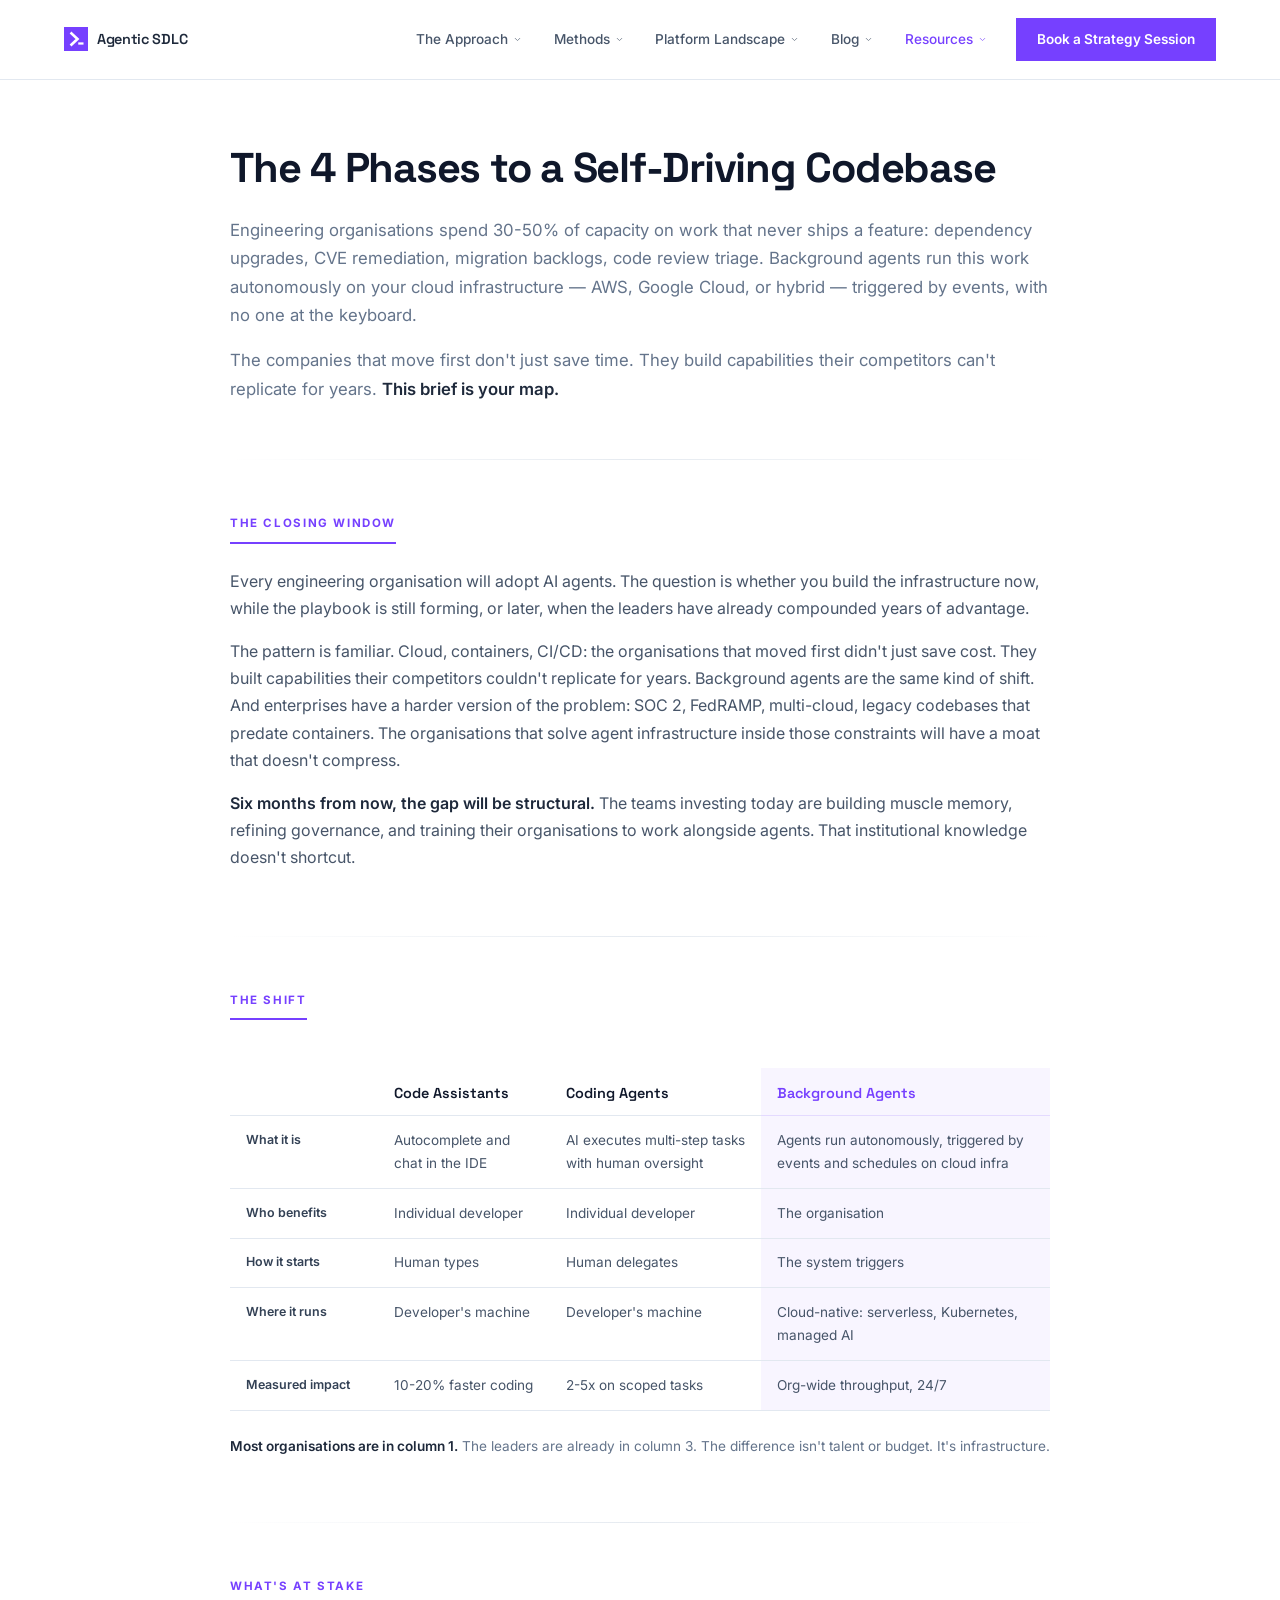
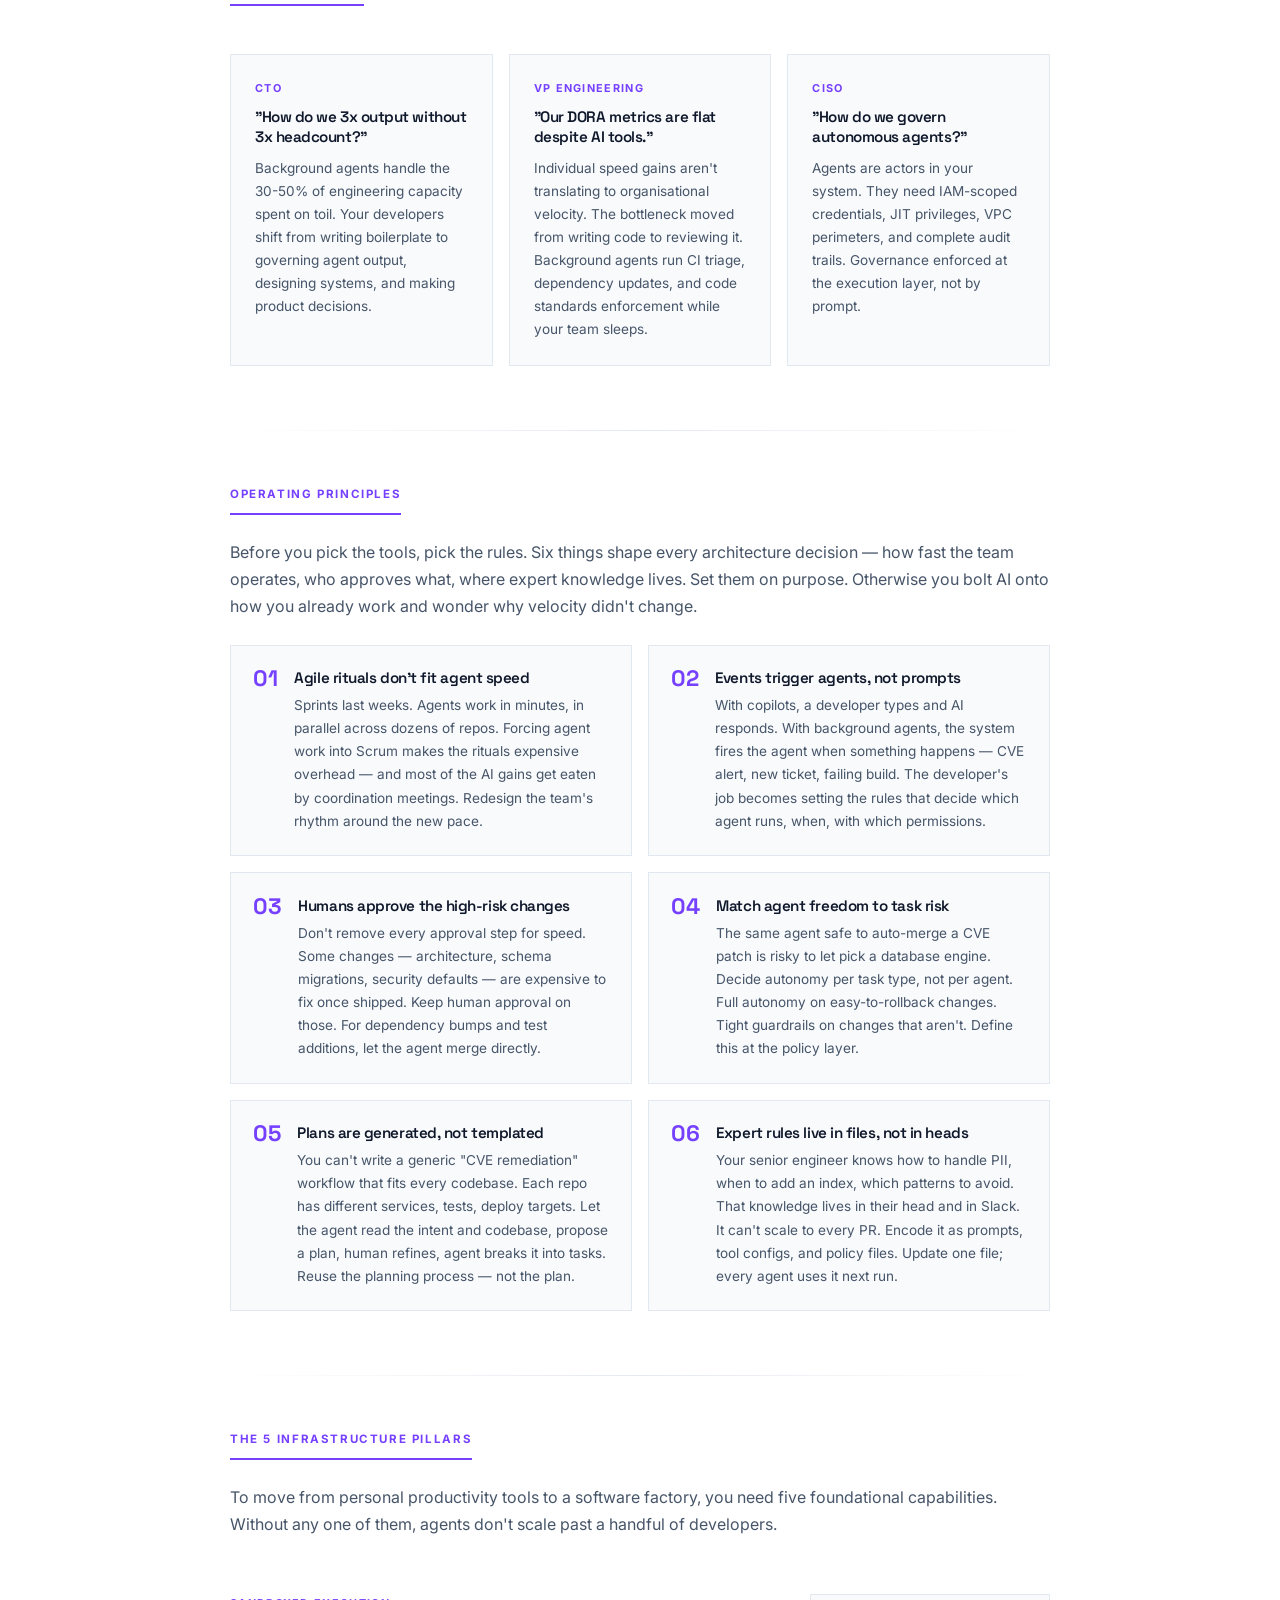
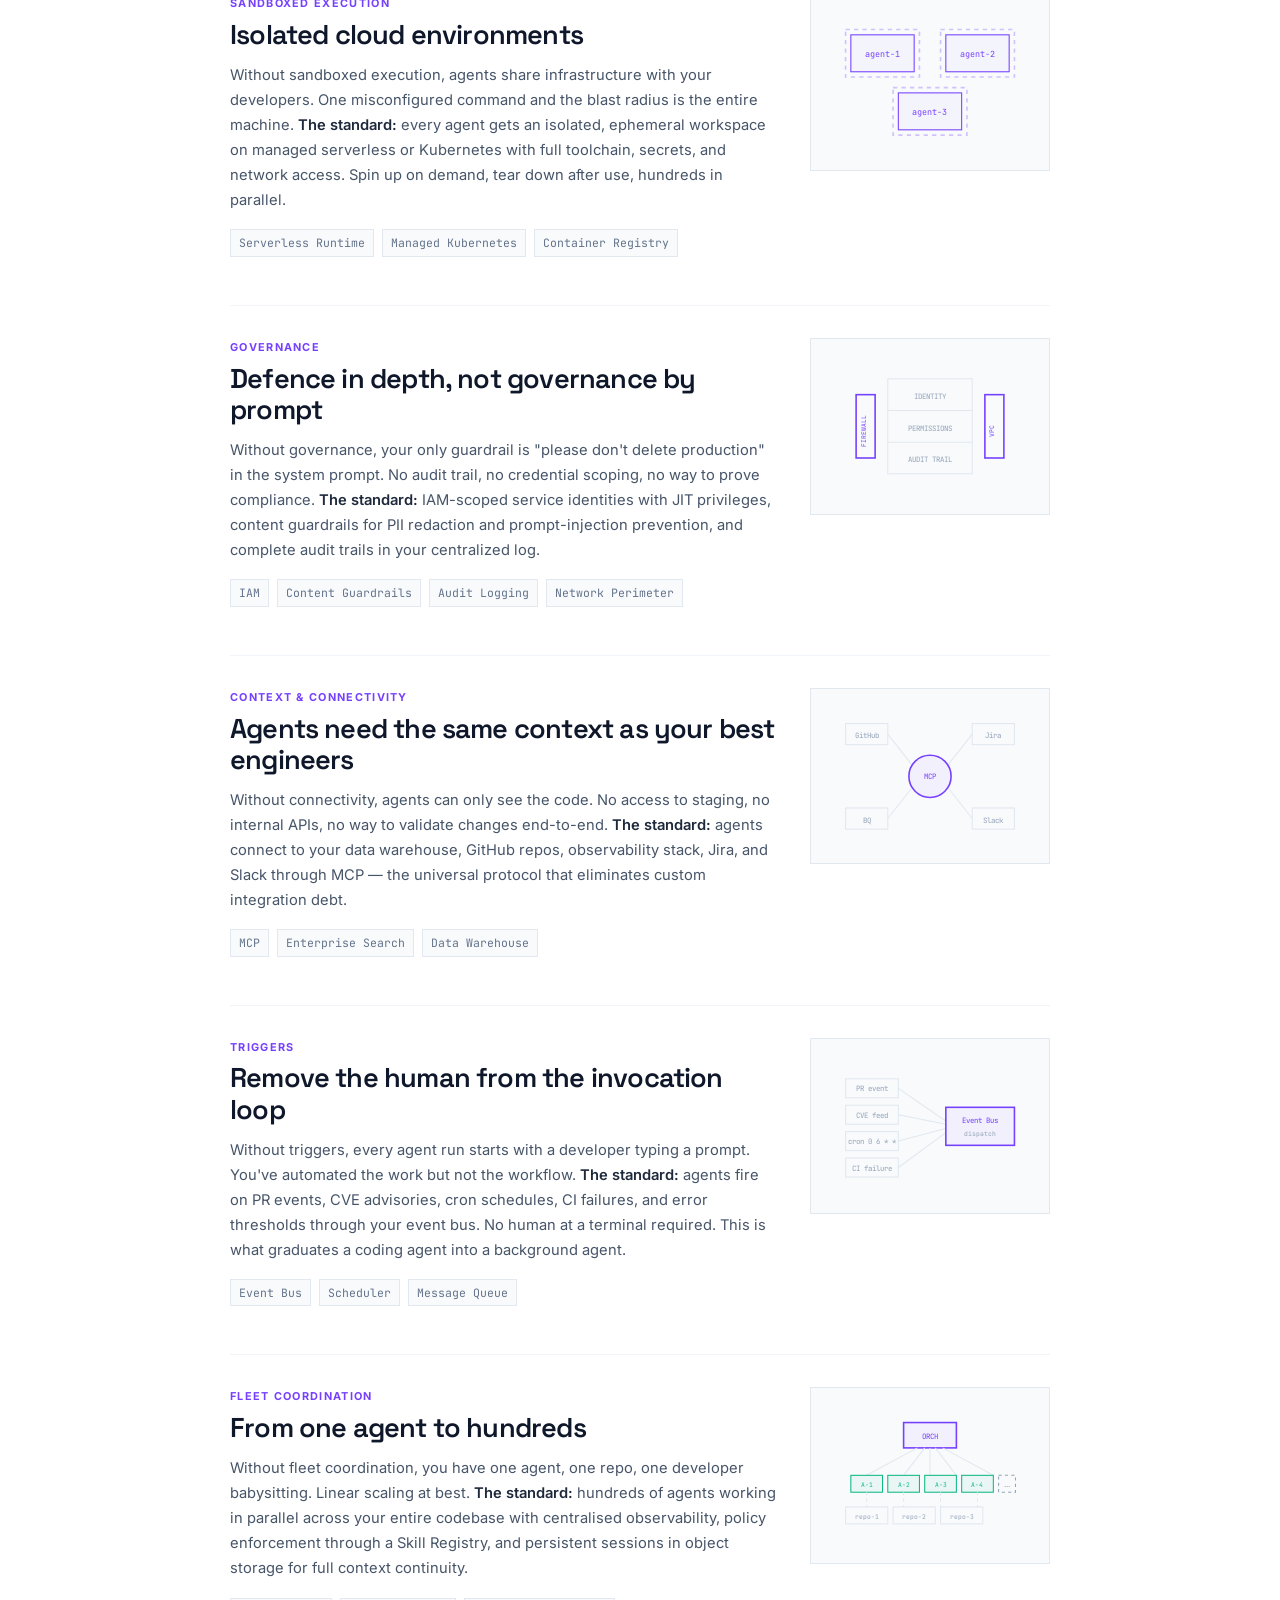
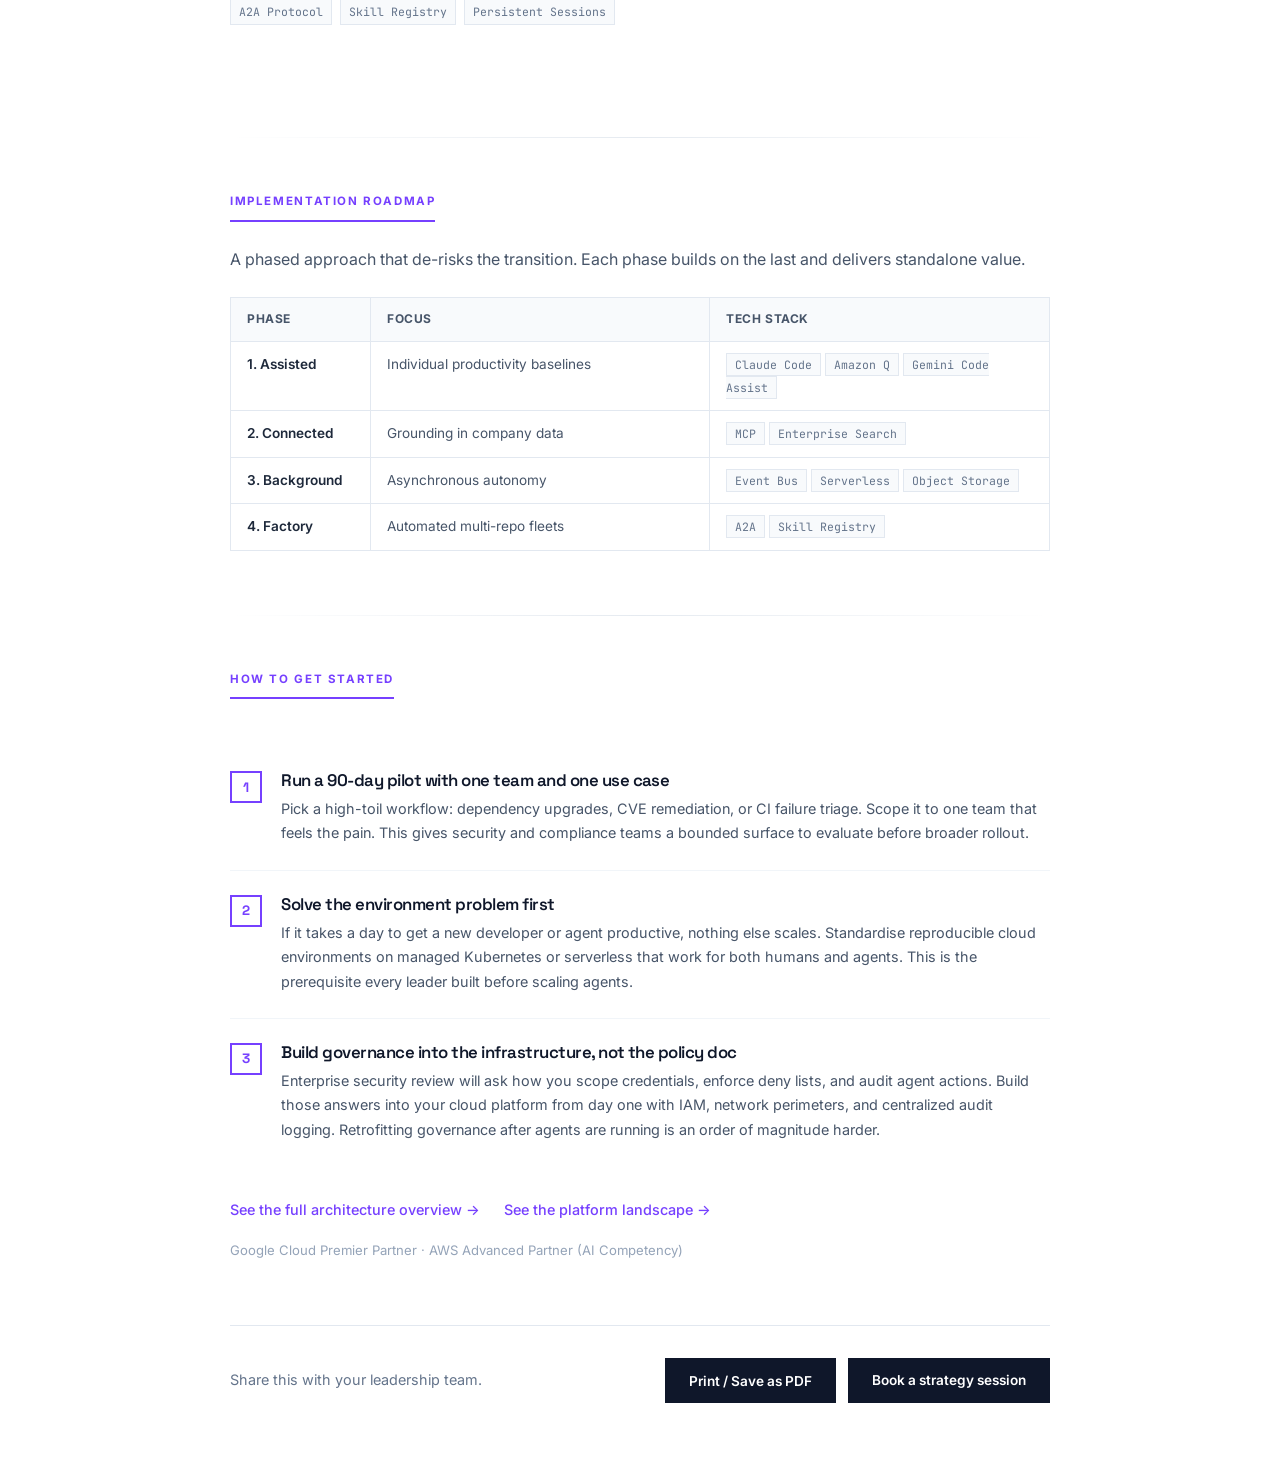
<file: one-pager.html>
<!DOCTYPE html>
<html lang="en">
<head>
<meta charset="UTF-8">
<meta name="viewport" content="width=device-width, initial-scale=1.0">
<title>Executive Brief: The Self-Driving Codebase</title>
<meta name="description" content="The infrastructure shift every CTO needs to understand. From coding agents to autonomous software factories on any cloud.">
<link rel="canonical" href="https://secho.github.io/AgenticSDLC/one-pager.html">
<meta name="robots" content="index, follow, max-image-preview:large, max-snippet:-1, max-video-preview:-1">
<meta name="keywords" content="agentic SDLC executive brief, AI engineering strategy, CTO roadmap, AI adoption">
<meta name="author" content="Revolgy">
<meta name="theme-color" content="#7640FF">
<link rel="icon" href="favicon.svg" type="image/svg+xml">
<link rel="icon" href="favicon-32.png" sizes="32x32" type="image/png">
<link rel="icon" href="favicon-96.png" sizes="96x96" type="image/png">
<link rel="apple-touch-icon" href="apple-touch-icon.png">
<meta property="og:type" content="article">
<meta property="og:site_name" content="Agentic SDLC">
<meta property="og:locale" content="en_GB">
<meta property="og:url" content="https://secho.github.io/AgenticSDLC/one-pager.html">
<meta property="og:title" content="Executive Brief: The Self-Driving Codebase">
<meta property="og:description" content="The infrastructure shift every CTO needs to understand. From coding agents to autonomous software factories on any cloud.">
<meta property="og:image" content="https://secho.github.io/AgenticSDLC/og-image.png">
<meta property="og:image:width" content="1200">
<meta property="og:image:height" content="630">
<meta property="og:image:alt" content="Agentic SDLC — the self-driving codebase">
<meta name="twitter:card" content="summary_large_image">
<meta name="twitter:title" content="Executive Brief: The Self-Driving Codebase">
<meta name="twitter:description" content="The infrastructure shift every CTO needs to understand. From coding agents to autonomous software factories on any cloud.">
<meta name="twitter:image" content="https://secho.github.io/AgenticSDLC/og-image.png">
<link rel="preconnect" href="https://fonts.googleapis.com">
<link rel="preconnect" href="https://fonts.gstatic.com" crossorigin>
<link href="https://fonts.googleapis.com/css2?family=Inter:wght@400;500;600;700&family=Space+Grotesk:wght@300;400;500;600;700&family=JetBrains+Mono:wght@400;500&display=swap" rel="stylesheet">
<style>
  *, *::before, *::after { box-sizing: border-box; margin: 0; padding: 0; }
  :root {
    --primary: #7640FF;
    --primary-dark: #5e2de6;
    --primary-soft: rgba(118, 64, 255, 0.05);
    --primary-border: rgba(118, 64, 255, 0.15);
    --slate-50: #f8fafc;
    --slate-100: #f1f5f9;
    --slate-200: #e2e8f0;
    --slate-300: #cbd5e1;
    --slate-400: #94a3b8;
    --slate-500: #64748b;
    --slate-600: #475569;
    --slate-700: #334155;
    --slate-800: #1e293b;
    --slate-900: #0f172a;
    --success: #10b981;
    --warning: #f59e0b;
    --error: #ef4444;
    --font-display: 'Space Grotesk', system-ui, sans-serif;
    --font-body: 'Inter', system-ui, sans-serif;
    --font-mono: 'JetBrains Mono', monospace;
  }
  html { scroll-behavior: smooth; }
  body {
    font-family: var(--font-body);
    background: #fff;
    color: var(--slate-600);
    line-height: 1.7;
    -webkit-font-smoothing: antialiased;
  }
  .page {
    max-width: 900px;
    margin: 0 auto;
    padding: 3rem 1.5rem 4rem;
  }
  @media (min-width: 768px) { .page { padding: 4rem 2.5rem 5rem; } }

  /* Typography */
  h1, h2, h3 {
    font-family: var(--font-display);
    color: var(--slate-900);
    letter-spacing: -0.03em;
    line-height: 1.15;
  }
  h1 { font-size: clamp(1.8rem, 4vw, 2.6rem); font-weight: 700; }
  h2 { font-size: clamp(1.3rem, 2.5vw, 1.7rem); font-weight: 600; }
  h3 { font-size: 1.05rem; font-weight: 600; }
  p { margin-bottom: 1rem; }
  p:last-child { margin-bottom: 0; }
  strong { color: var(--slate-800); font-weight: 600; }
  a { color: var(--primary); text-decoration: none; }
  a:hover { text-decoration: underline; }

  /* Section label */
  .section-label {
    font-family: var(--font-body);
    font-size: 0.72rem;
    font-weight: 700;
    letter-spacing: 0.14em;
    text-transform: uppercase;
    color: var(--primary);
    padding-bottom: 0.5rem;
    border-bottom: 2px solid var(--primary);
    display: inline-block;
    margin-bottom: 1.5rem;
  }

  /* Sections */
  .section { margin-bottom: 4rem; }

  /* Back link */
  .back-link {
    display: inline-flex;
    align-items: center;
    gap: 0.3rem;
    font-size: 0.8rem;
    font-weight: 500;
    color: var(--slate-400);
    text-decoration: none;
    margin-bottom: 2.5rem;
  }
  .back-link:hover { color: var(--primary); text-decoration: none; }

  /* Hero */
  .hero-section { margin-bottom: 3.5rem; }
  .hero-section h1 { margin-bottom: 1.5rem; }
  .hero-section p { font-size: 1.05rem; color: var(--slate-500); }

  /* Comparison table */
  .comparison-table {
    width: 100%;
    border-collapse: collapse;
    margin: 1.5rem 0;
    font-size: 0.85rem;
  }
  .comparison-table th,
  .comparison-table td {
    padding: 0.8rem 1rem;
    text-align: left;
    border-bottom: 1px solid var(--slate-200);
    vertical-align: top;
  }
  .comparison-table th {
    font-family: var(--font-display);
    font-weight: 600;
    color: var(--slate-900);
    font-size: 0.9rem;
    padding-bottom: 0.6rem;
  }
  .comparison-table th:first-child,
  .comparison-table td:first-child {
    font-weight: 600;
    color: var(--slate-700);
    width: 18%;
    font-size: 0.78rem;
  }
  .comparison-table .highlight-col {
    background: var(--primary-soft);
  }
  .comparison-table th.highlight-col {
    color: var(--primary);
    border-bottom-color: var(--primary-border);
  }
  .table-note {
    font-size: 0.85rem;
    color: var(--slate-500);
    margin-top: 1rem;
  }
  @media (max-width: 640px) {
    .comparison-table { font-size: 0.72rem; }
    .comparison-table th, .comparison-table td { padding: 0.5rem 0.4rem; }
    .comparison-table th:first-child, .comparison-table td:first-child { width: 22%; font-size: 0.68rem; }
  }
  @media (max-width: 420px) {
    .comparison-table { display: block; overflow-x: auto; -webkit-overflow-scrolling: touch; }
    .comparison-table th, .comparison-table td { min-width: 100px; }
    .comparison-table th:first-child, .comparison-table td:first-child { min-width: 70px; position: sticky; left: 0; background: white; z-index: 1; }
    .comparison-table th.highlight-col, .comparison-table td.highlight-col { background: rgba(118, 64, 255, 0.04); }
  }

  /* Persona cards */
  .persona-grid {
    display: grid;
    gap: 1rem;
    margin: 1.5rem 0;
  }
  @media (min-width: 640px) { .persona-grid { grid-template-columns: repeat(3, 1fr); } }
  .persona-card {
    background: var(--slate-50);
    border: 1px solid var(--slate-200);
    padding: 1.5rem;
  }
  .persona-card .role {
    font-family: var(--font-body);
    font-size: 0.68rem;
    font-weight: 700;
    letter-spacing: 0.12em;
    text-transform: uppercase;
    color: var(--primary);
    margin-bottom: 0.6rem;
  }
  .persona-card h3 {
    font-size: 0.95rem;
    margin-bottom: 0.6rem;
    line-height: 1.3;
  }
  .persona-card p { font-size: 0.85rem; margin: 0; }

  /* Principles */
  .principle-grid {
    display: grid;
    gap: 1rem;
    margin: 1.5rem 0;
  }
  @media (min-width: 640px) { .principle-grid { grid-template-columns: repeat(2, 1fr); } }
  .principle-card {
    background: var(--slate-50);
    border: 1px solid var(--slate-200);
    padding: 1.4rem;
    display: flex;
    gap: 1rem;
    align-items: flex-start;
  }
  .principle-num {
    font-family: var(--font-display);
    font-size: 1.4rem;
    font-weight: 700;
    color: var(--primary);
    line-height: 1;
    flex-shrink: 0;
  }
  .principle-card h3 {
    font-size: 0.95rem;
    margin: 0 0 0.4rem 0;
    line-height: 1.3;
  }
  .principle-card p { font-size: 0.85rem; margin: 0; }

  /* Pillars (horizontal rows) */
  .pillar-row {
    display: grid;
    gap: 2rem;
    align-items: start;
    padding: 2rem 0;
    border-bottom: 1px solid var(--slate-100);
  }
  @media (min-width: 640px) { .pillar-row { grid-template-columns: 1fr 240px; } }
  .pillar-row:last-of-type { border-bottom: none; }
  .pillar-label {
    font-family: var(--font-body);
    font-size: 0.68rem;
    font-weight: 700;
    letter-spacing: 0.12em;
    text-transform: uppercase;
    color: var(--primary);
    margin-bottom: 0.4rem;
  }
  .pillar-row h2 { margin-bottom: 0.8rem; }
  .pillar-row p { font-size: 0.92rem; }
  .pillar-visual {
    background: var(--slate-50);
    border: 1px solid var(--slate-200);
    display: flex;
    align-items: center;
    justify-content: center;
    padding: 1.5rem;
    min-height: 140px;
  }
  .pillar-visual svg { width: 100%; max-width: 200px; height: auto; }

  /* Steps */
  .steps { margin: 1.5rem 0; }
  .step {
    display: flex;
    gap: 1.2rem;
    padding: 1.5rem 0;
    border-bottom: 1px solid var(--slate-100);
  }
  .step:last-child { border-bottom: none; }
  .step-num {
    width: 32px;
    height: 32px;
    border: 2px solid var(--primary);
    display: flex;
    align-items: center;
    justify-content: center;
    font-family: var(--font-display);
    font-size: 0.85rem;
    font-weight: 700;
    color: var(--primary);
    flex-shrink: 0;
  }
  .step-content h3 { margin-bottom: 0.4rem; }
  .step-content p { font-size: 0.9rem; }

  /* Roadmap compact */
  .roadmap-compact {
    display: grid;
    gap: 0;
    margin: 1.5rem 0;
    border: 1px solid var(--slate-200);
  }
  .rm-row {
    display: grid;
    grid-template-columns: 140px 1fr 1fr;
    border-bottom: 1px solid var(--slate-200);
    font-size: 0.85rem;
  }
  .rm-row:last-child { border-bottom: none; }
  .rm-row.rm-header {
    background: var(--slate-50);
    font-weight: 700;
    font-size: 0.75rem;
    letter-spacing: 0.05em;
    text-transform: uppercase;
    color: var(--slate-500);
  }
  .rm-cell {
    padding: 0.7rem 1rem;
    border-right: 1px solid var(--slate-200);
    color: var(--slate-600);
  }
  .rm-cell:last-child { border-right: none; }
  .rm-cell strong { color: var(--slate-800); }
  .rm-phase {
    font-weight: 600;
    color: var(--slate-800);
  }
  @media (max-width: 640px) {
    .rm-row { grid-template-columns: 90px 1fr 1fr; font-size: 0.75rem; }
    .rm-cell { padding: 0.5rem 0.5rem; }
  }
  @media (max-width: 420px) {
    .rm-row { grid-template-columns: 1fr; }
    .rm-cell { border-right: none; border-bottom: 1px solid var(--slate-100); padding: 0.4rem 0.8rem; }
    .rm-cell:last-child { border-bottom: none; }
    .rm-row.rm-header { display: none; }
    .rm-cell.rm-phase { font-size: 0.82rem; padding-top: 0.8rem; }
  }

  /* Bottom bar */
  .bottom-bar {
    display: flex;
    align-items: center;
    justify-content: space-between;
    flex-wrap: wrap;
    gap: 1rem;
    padding-top: 2rem;
    border-top: 1px solid var(--slate-200);
    margin-top: 3rem;
  }
  .bottom-bar p { font-size: 0.9rem; color: var(--slate-500); margin: 0; }
  .btn-dark {
    display: inline-flex;
    align-items: center;
    gap: 0.4rem;
    padding: 0.7rem 1.5rem;
    background: var(--slate-900);
    color: white;
    font-family: var(--font-body);
    font-size: 0.85rem;
    font-weight: 600;
    text-decoration: none;
    border: none;
    cursor: pointer;
    transition: background 0.15s;
  }
  .btn-dark:hover { background: var(--primary); text-decoration: none; }

  /* Tech badge row */
  .tech-badges {
    display: flex;
    flex-wrap: wrap;
    gap: 0.5rem;
    margin: 1rem 0;
  }
  .tech-badge {
    font-family: var(--font-mono);
    font-size: 0.72rem;
    padding: 3px 8px;
    background: var(--slate-50);
    border: 1px solid var(--slate-200);
    color: var(--slate-500);
  }

  /* Separator */
  .sep {
    height: 1px;
    background: linear-gradient(90deg, transparent, var(--slate-300), transparent);
    margin: 3rem 0;
    opacity: 0.5;
  }

  /* Mobile global */
  @media (max-width: 480px) {
    .page { padding: 2rem 1rem 3rem; }
    .section { margin-bottom: 2.5rem; }
    .sep { margin: 2rem 0; }
    h1 { font-size: 1.6rem; }
    .hero-section p { font-size: 0.95rem; }
    .persona-card { padding: 1.2rem; }
    .pillar-row { gap: 1rem; padding: 1.5rem 0; }
    .pillar-visual { min-height: 120px; padding: 1rem; }
    .step { gap: 0.8rem; padding: 1rem 0; }
    .bottom-bar { flex-direction: column; text-align: center; }
    .btn-dark { width: 100%; justify-content: center; }
  }

  /* Print styles */
  @media print {
    .page { padding: 1rem; }
    .back-link, .bottom-bar .btn-dark { display: none; }
    .section { break-inside: avoid; }
  }
</style>
<script type="application/ld+json">{
  "@context": "https://schema.org",
  "@type": "Article",
  "headline": "Executive Brief: The Self-Driving Codebase",
  "description": "The infrastructure shift every CTO needs to understand. From coding agents to autonomous software factories on any cloud.",
  "url": "https://secho.github.io/AgenticSDLC/one-pager.html",
  "inLanguage": "en-GB",
  "image": "https://secho.github.io/AgenticSDLC/og-image.png",
  "publisher": {
    "@type": "Organization",
    "name": "Revolgy",
    "url": "https://www.revolgy.com/",
    "logo": "https://secho.github.io/AgenticSDLC/icon-512.png"
  },
  "author": {
    "@type": "Organization",
    "name": "Revolgy",
    "url": "https://www.revolgy.com/",
    "logo": "https://secho.github.io/AgenticSDLC/icon-512.png"
  },
  "datePublished": "2026-07-24",
  "dateModified": "2026-08-18",
  "mainEntityOfPage": {
    "@type": "WebPage",
    "@id": "https://secho.github.io/AgenticSDLC/one-pager.html"
  }
}</script>
</head>
<body>
<script src="nav.js" defer></script>
<div class="page">

  <!-- ═══ HERO ═══ -->
  <div class="hero-section">
    <h1>The 4 Phases to a Self-Driving Codebase</h1>
    <p>Engineering organisations spend 30-50% of capacity on work that never ships a feature: dependency upgrades, CVE remediation, migration backlogs, code review triage. Background agents run this work autonomously on your cloud infrastructure &mdash; AWS, Google Cloud, or hybrid &mdash; triggered by events, with no one at the keyboard.</p>
    <p>The companies that move first don't just save time. They build capabilities their competitors can't replicate for years. <strong>This brief is your map.</strong></p>
  </div>

  <div class="sep"></div>

  <!-- ═══ THE CLOSING WINDOW ═══ -->
  <div class="section">
    <div class="section-label">The Closing Window</div>
    <p>Every engineering organisation will adopt AI agents. The question is whether you build the infrastructure now, while the playbook is still forming, or later, when the leaders have already compounded years of advantage.</p>
    <p>The pattern is familiar. Cloud, containers, CI/CD: the organisations that moved first didn't just save cost. They built capabilities their competitors couldn't replicate for years. Background agents are the same kind of shift. And enterprises have a harder version of the problem: SOC 2, FedRAMP, multi-cloud, legacy codebases that predate containers. The organisations that solve agent infrastructure inside those constraints will have a moat that doesn't compress.</p>
    <p><strong>Six months from now, the gap will be structural.</strong> The teams investing today are building muscle memory, refining governance, and training their organisations to work alongside agents. That institutional knowledge doesn't shortcut.</p>
  </div>

  <div class="sep"></div>

  <!-- ═══ THE SHIFT ═══ -->
  <div class="section">
    <div class="section-label">The Shift</div>
    <table class="comparison-table">
      <thead>
        <tr>
          <th></th>
          <th>Code Assistants</th>
          <th>Coding Agents</th>
          <th class="highlight-col">Background Agents</th>
        </tr>
      </thead>
      <tbody>
        <tr>
          <td>What it is</td>
          <td>Autocomplete and chat in the IDE</td>
          <td>AI executes multi-step tasks with human oversight</td>
          <td class="highlight-col">Agents run autonomously, triggered by events and schedules on cloud infra</td>
        </tr>
        <tr>
          <td>Who benefits</td>
          <td>Individual developer</td>
          <td>Individual developer</td>
          <td class="highlight-col">The organisation</td>
        </tr>
        <tr>
          <td>How it starts</td>
          <td>Human types</td>
          <td>Human delegates</td>
          <td class="highlight-col">The system triggers</td>
        </tr>
        <tr>
          <td>Where it runs</td>
          <td>Developer's machine</td>
          <td>Developer's machine</td>
          <td class="highlight-col">Cloud-native: serverless, Kubernetes, managed AI</td>
        </tr>
        <tr>
          <td>Measured impact</td>
          <td>10-20% faster coding</td>
          <td>2-5x on scoped tasks</td>
          <td class="highlight-col">Org-wide throughput, 24/7</td>
        </tr>
      </tbody>
    </table>
    <p class="table-note"><strong>Most organisations are in column 1.</strong> The leaders are already in column 3. The difference isn't talent or budget. It's infrastructure.</p>
  </div>

  <div class="sep"></div>

  <!-- ═══ WHAT'S AT STAKE ═══ -->
  <div class="section">
    <div class="section-label">What's at Stake</div>
    <div class="persona-grid">
      <div class="persona-card">
        <div class="role">CTO</div>
        <h3>"How do we 3x output without 3x headcount?"</h3>
        <p>Background agents handle the 30-50% of engineering capacity spent on toil. Your developers shift from writing boilerplate to governing agent output, designing systems, and making product decisions.</p>
      </div>
      <div class="persona-card">
        <div class="role">VP Engineering</div>
        <h3>"Our DORA metrics are flat despite AI tools."</h3>
        <p>Individual speed gains aren't translating to organisational velocity. The bottleneck moved from writing code to reviewing it. Background agents run CI triage, dependency updates, and code standards enforcement while your team sleeps.</p>
      </div>
      <div class="persona-card">
        <div class="role">CISO</div>
        <h3>"How do we govern autonomous agents?"</h3>
        <p>Agents are actors in your system. They need IAM-scoped credentials, JIT privileges, VPC perimeters, and complete audit trails. Governance enforced at the execution layer, not by prompt.</p>
      </div>
    </div>
  </div>

  <div class="sep"></div>

  <!-- ═══ OPERATING PRINCIPLES ═══ -->
  <div class="section">
    <div class="section-label">Operating Principles</div>
    <p style="margin-bottom:1.5rem;">Before you pick the tools, pick the rules. Six things shape every architecture decision &mdash; how fast the team operates, who approves what, where expert knowledge lives. Set them on purpose. Otherwise you bolt AI onto how you already work and wonder why velocity didn't change.</p>

    <div class="principle-grid">
      <div class="principle-card">
        <div class="principle-num">01</div>
        <div>
          <h3>Agile rituals don't fit agent speed</h3>
          <p>Sprints last weeks. Agents work in minutes, in parallel across dozens of repos. Forcing agent work into Scrum makes the rituals expensive overhead &mdash; and most of the AI gains get eaten by coordination meetings. Redesign the team's rhythm around the new pace.</p>
        </div>
      </div>
      <div class="principle-card">
        <div class="principle-num">02</div>
        <div>
          <h3>Events trigger agents, not prompts</h3>
          <p>With copilots, a developer types and AI responds. With background agents, the system fires the agent when something happens &mdash; CVE alert, new ticket, failing build. The developer's job becomes setting the rules that decide which agent runs, when, with which permissions.</p>
        </div>
      </div>
      <div class="principle-card">
        <div class="principle-num">03</div>
        <div>
          <h3>Humans approve the high-risk changes</h3>
          <p>Don't remove every approval step for speed. Some changes &mdash; architecture, schema migrations, security defaults &mdash; are expensive to fix once shipped. Keep human approval on those. For dependency bumps and test additions, let the agent merge directly.</p>
        </div>
      </div>
      <div class="principle-card">
        <div class="principle-num">04</div>
        <div>
          <h3>Match agent freedom to task risk</h3>
          <p>The same agent safe to auto-merge a CVE patch is risky to let pick a database engine. Decide autonomy per task type, not per agent. Full autonomy on easy-to-rollback changes. Tight guardrails on changes that aren't. Define this at the policy layer.</p>
        </div>
      </div>
      <div class="principle-card">
        <div class="principle-num">05</div>
        <div>
          <h3>Plans are generated, not templated</h3>
          <p>You can't write a generic "CVE remediation" workflow that fits every codebase. Each repo has different services, tests, deploy targets. Let the agent read the intent and codebase, propose a plan, human refines, agent breaks it into tasks. Reuse the planning process &mdash; not the plan.</p>
        </div>
      </div>
      <div class="principle-card">
        <div class="principle-num">06</div>
        <div>
          <h3>Expert rules live in files, not in heads</h3>
          <p>Your senior engineer knows how to handle PII, when to add an index, which patterns to avoid. That knowledge lives in their head and in Slack. It can't scale to every PR. Encode it as prompts, tool configs, and policy files. Update one file; every agent uses it next run.</p>
        </div>
      </div>
    </div>
  </div>

  <div class="sep"></div>

  <!-- ═══ THE 5 PILLARS ═══ -->
  <div class="section">
    <div class="section-label">The 5 Infrastructure Pillars</div>
    <p style="margin-bottom:1.5rem;">To move from personal productivity tools to a software factory, you need five foundational capabilities. Without any one of them, agents don't scale past a handful of developers.</p>

    <div class="pillar-row">
      <div>
        <div class="pillar-label">Sandboxed Execution</div>
        <h2>Isolated cloud environments</h2>
        <p>Without sandboxed execution, agents share infrastructure with your developers. One misconfigured command and the blast radius is the entire machine. <strong>The standard:</strong> every agent gets an isolated, ephemeral workspace on managed serverless or Kubernetes with full toolchain, secrets, and network access. Spin up on demand, tear down after use, hundreds in parallel.</p>
        <div class="tech-badges">
          <span class="tech-badge">Serverless Runtime</span>
          <span class="tech-badge">Managed Kubernetes</span>
          <span class="tech-badge">Container Registry</span>
        </div>
      </div>
      <div class="pillar-visual">
        <svg viewBox="0 0 180 120" fill="none">
          <rect x="10" y="10" width="70" height="45" stroke="#7640FF" stroke-width="1.5" stroke-dasharray="4" opacity="0.3"/>
          <rect x="15" y="15" width="60" height="35" stroke="#7640FF" stroke-width="1" fill="rgba(118,64,255,0.03)"/>
          <text x="45" y="36" text-anchor="middle" font-family="JetBrains Mono" font-size="8" fill="#7640FF">agent-1</text>
          <rect x="100" y="10" width="70" height="45" stroke="#7640FF" stroke-width="1.5" stroke-dasharray="4" opacity="0.3"/>
          <rect x="105" y="15" width="60" height="35" stroke="#7640FF" stroke-width="1" fill="rgba(118,64,255,0.03)"/>
          <text x="135" y="36" text-anchor="middle" font-family="JetBrains Mono" font-size="8" fill="#7640FF">agent-2</text>
          <rect x="55" y="65" width="70" height="45" stroke="#7640FF" stroke-width="1.5" stroke-dasharray="4" opacity="0.3"/>
          <rect x="60" y="70" width="60" height="35" stroke="#7640FF" stroke-width="1" fill="rgba(118,64,255,0.03)"/>
          <text x="90" y="91" text-anchor="middle" font-family="JetBrains Mono" font-size="8" fill="#7640FF">agent-3</text>
        </svg>
      </div>
    </div>

    <div class="pillar-row">
      <div>
        <div class="pillar-label">Governance</div>
        <h2>Defence in depth, not governance by prompt</h2>
        <p>Without governance, your only guardrail is "please don't delete production" in the system prompt. No audit trail, no credential scoping, no way to prove compliance. <strong>The standard:</strong> IAM-scoped service identities with JIT privileges, content guardrails for PII redaction and prompt-injection prevention, and complete audit trails in your centralized log.</p>
        <div class="tech-badges">
          <span class="tech-badge">IAM</span>
          <span class="tech-badge">Content Guardrails</span>
          <span class="tech-badge">Audit Logging</span>
          <span class="tech-badge">Network Perimeter</span>
        </div>
      </div>
      <div class="pillar-visual">
        <svg viewBox="0 0 180 120" fill="none">
          <rect x="50" y="15" width="80" height="90" stroke="#e2e8f0" stroke-width="1" fill="#f8fafc"/>
          <line x1="50" y1="45" x2="130" y2="45" stroke="#e2e8f0"/>
          <line x1="50" y1="75" x2="130" y2="75" stroke="#e2e8f0"/>
          <text x="90" y="34" text-anchor="middle" font-family="JetBrains Mono" font-size="7" fill="#94a3b8">IDENTITY</text>
          <text x="90" y="64" text-anchor="middle" font-family="JetBrains Mono" font-size="7" fill="#94a3b8">PERMISSIONS</text>
          <text x="90" y="94" text-anchor="middle" font-family="JetBrains Mono" font-size="7" fill="#94a3b8">AUDIT TRAIL</text>
          <rect x="20" y="30" width="18" height="60" fill="none" stroke="#7640FF" stroke-width="1.5"/>
          <text x="29" y="64" text-anchor="middle" font-family="JetBrains Mono" font-size="6" fill="#7640FF" transform="rotate(-90 29 64)">FIREWALL</text>
          <rect x="142" y="30" width="18" height="60" fill="none" stroke="#7640FF" stroke-width="1.5"/>
          <text x="151" y="64" text-anchor="middle" font-family="JetBrains Mono" font-size="6" fill="#7640FF" transform="rotate(-90 151 64)">VPC</text>
        </svg>
      </div>
    </div>

    <div class="pillar-row">
      <div>
        <div class="pillar-label">Context & Connectivity</div>
        <h2>Agents need the same context as your best engineers</h2>
        <p>Without connectivity, agents can only see the code. No access to staging, no internal APIs, no way to validate changes end-to-end. <strong>The standard:</strong> agents connect to your data warehouse, GitHub repos, observability stack, Jira, and Slack through MCP &mdash; the universal protocol that eliminates custom integration debt.</p>
        <div class="tech-badges">
          <span class="tech-badge">MCP</span>
          <span class="tech-badge">Enterprise Search</span>
          <span class="tech-badge">Data Warehouse</span>
        </div>
      </div>
      <div class="pillar-visual">
        <svg viewBox="0 0 180 120" fill="none">
          <circle cx="90" cy="60" r="20" stroke="#7640FF" stroke-width="1.5" fill="rgba(118,64,255,0.05)"/>
          <text x="90" y="63" text-anchor="middle" font-family="JetBrains Mono" font-size="7" fill="#7640FF">MCP</text>
          <rect x="10" y="10" width="40" height="20" stroke="#e2e8f0" fill="#f8fafc"/>
          <text x="30" y="24" text-anchor="middle" font-size="7" fill="#94a3b8" font-family="JetBrains Mono">GitHub</text>
          <line x1="50" y1="20" x2="72" y2="48" stroke="#e2e8f0"/>
          <rect x="130" y="10" width="40" height="20" stroke="#e2e8f0" fill="#f8fafc"/>
          <text x="150" y="24" text-anchor="middle" font-size="7" fill="#94a3b8" font-family="JetBrains Mono">Jira</text>
          <line x1="130" y1="20" x2="108" y2="48" stroke="#e2e8f0"/>
          <rect x="10" y="90" width="40" height="20" stroke="#e2e8f0" fill="#f8fafc"/>
          <text x="30" y="104" text-anchor="middle" font-size="7" fill="#94a3b8" font-family="JetBrains Mono">BQ</text>
          <line x1="50" y1="100" x2="72" y2="72" stroke="#e2e8f0"/>
          <rect x="130" y="90" width="40" height="20" stroke="#e2e8f0" fill="#f8fafc"/>
          <text x="150" y="104" text-anchor="middle" font-size="7" fill="#94a3b8" font-family="JetBrains Mono">Slack</text>
          <line x1="130" y1="100" x2="108" y2="72" stroke="#e2e8f0"/>
        </svg>
      </div>
    </div>

    <div class="pillar-row">
      <div>
        <div class="pillar-label">Triggers</div>
        <h2>Remove the human from the invocation loop</h2>
        <p>Without triggers, every agent run starts with a developer typing a prompt. You've automated the work but not the workflow. <strong>The standard:</strong> agents fire on PR events, CVE advisories, cron schedules, CI failures, and error thresholds through your event bus. No human at a terminal required. This is what graduates a coding agent into a background agent.</p>
        <div class="tech-badges">
          <span class="tech-badge">Event Bus</span>
          <span class="tech-badge">Scheduler</span>
          <span class="tech-badge">Message Queue</span>
        </div>
      </div>
      <div class="pillar-visual">
        <svg viewBox="0 0 180 120" fill="none">
          <rect x="10" y="15" width="50" height="18" stroke="#e2e8f0" fill="#f8fafc"/>
          <text x="35" y="27" text-anchor="middle" font-size="7" fill="#94a3b8" font-family="JetBrains Mono">PR event</text>
          <rect x="10" y="40" width="50" height="18" stroke="#e2e8f0" fill="#f8fafc"/>
          <text x="35" y="52" text-anchor="middle" font-size="7" fill="#94a3b8" font-family="JetBrains Mono">CVE feed</text>
          <rect x="10" y="65" width="50" height="18" stroke="#e2e8f0" fill="#f8fafc"/>
          <text x="35" y="77" text-anchor="middle" font-size="7" fill="#94a3b8" font-family="JetBrains Mono">cron 0 6 * *</text>
          <rect x="10" y="90" width="50" height="18" stroke="#e2e8f0" fill="#f8fafc"/>
          <text x="35" y="102" text-anchor="middle" font-size="7" fill="#94a3b8" font-family="JetBrains Mono">CI failure</text>
          <line x1="60" y1="24" x2="105" y2="55" stroke="#e2e8f0"/>
          <line x1="60" y1="49" x2="105" y2="58" stroke="#e2e8f0"/>
          <line x1="60" y1="74" x2="105" y2="62" stroke="#e2e8f0"/>
          <line x1="60" y1="99" x2="105" y2="66" stroke="#e2e8f0"/>
          <rect x="105" y="42" width="65" height="36" stroke="#7640FF" stroke-width="1.5" fill="rgba(118,64,255,0.05)"/>
          <text x="137" y="57" text-anchor="middle" font-family="JetBrains Mono" font-size="7" fill="#7640FF">Event Bus</text>
          <text x="137" y="69" text-anchor="middle" font-family="JetBrains Mono" font-size="6" fill="#94a3b8">dispatch</text>
        </svg>
      </div>
    </div>

    <div class="pillar-row">
      <div>
        <div class="pillar-label">Fleet Coordination</div>
        <h2>From one agent to hundreds</h2>
        <p>Without fleet coordination, you have one agent, one repo, one developer babysitting. Linear scaling at best. <strong>The standard:</strong> hundreds of agents working in parallel across your entire codebase with centralised observability, policy enforcement through a Skill Registry, and persistent sessions in object storage for full context continuity.</p>
        <div class="tech-badges">
          <span class="tech-badge">A2A Protocol</span>
          <span class="tech-badge">Skill Registry</span>
          <span class="tech-badge">Persistent Sessions</span>
        </div>
      </div>
      <div class="pillar-visual">
        <svg viewBox="0 0 180 120" fill="none">
          <rect x="65" y="10" width="50" height="24" stroke="#7640FF" stroke-width="1.5" fill="rgba(118,64,255,0.05)"/>
          <text x="90" y="26" text-anchor="middle" font-family="JetBrains Mono" font-size="7" fill="#7640FF">ORCH</text>
          <!-- fan out lines -->
          <line x1="78" y1="34" x2="30" y2="60" stroke="#e2e8f0"/>
          <line x1="85" y1="34" x2="65" y2="60" stroke="#e2e8f0"/>
          <line x1="90" y1="34" x2="90" y2="60" stroke="#e2e8f0"/>
          <line x1="95" y1="34" x2="115" y2="60" stroke="#e2e8f0"/>
          <line x1="102" y1="34" x2="150" y2="60" stroke="#e2e8f0"/>
          <!-- agents -->
          <rect x="15" y="60" width="30" height="16" stroke="#10b981" fill="rgba(16,185,129,0.06)"/>
          <text x="30" y="71" text-anchor="middle" font-size="6" fill="#10b981" font-family="JetBrains Mono">A-1</text>
          <rect x="50" y="60" width="30" height="16" stroke="#10b981" fill="rgba(16,185,129,0.06)"/>
          <text x="65" y="71" text-anchor="middle" font-size="6" fill="#10b981" font-family="JetBrains Mono">A-2</text>
          <rect x="85" y="60" width="30" height="16" stroke="#10b981" fill="rgba(16,185,129,0.06)"/>
          <text x="100" y="71" text-anchor="middle" font-size="6" fill="#10b981" font-family="JetBrains Mono">A-3</text>
          <rect x="120" y="60" width="30" height="16" stroke="#10b981" fill="rgba(16,185,129,0.06)"/>
          <text x="135" y="71" text-anchor="middle" font-size="6" fill="#10b981" font-family="JetBrains Mono">A-4</text>
          <rect x="155" y="60" width="16" height="16" stroke="#94a3b8" fill="none" stroke-dasharray="3"/>
          <text x="163" y="71" text-anchor="middle" font-size="8" fill="#94a3b8">...</text>
          <!-- repos below -->
          <line x1="30" y1="76" x2="30" y2="90" stroke="#e2e8f0" stroke-dasharray="3"/>
          <line x1="65" y1="76" x2="65" y2="90" stroke="#e2e8f0" stroke-dasharray="3"/>
          <line x1="100" y1="76" x2="100" y2="90" stroke="#e2e8f0" stroke-dasharray="3"/>
          <line x1="135" y1="76" x2="135" y2="90" stroke="#e2e8f0" stroke-dasharray="3"/>
          <rect x="10" y="90" width="40" height="16" stroke="#e2e8f0" fill="#f8fafc"/>
          <text x="30" y="101" text-anchor="middle" font-size="6" fill="#94a3b8" font-family="JetBrains Mono">repo-1</text>
          <rect x="55" y="90" width="40" height="16" stroke="#e2e8f0" fill="#f8fafc"/>
          <text x="75" y="101" text-anchor="middle" font-size="6" fill="#94a3b8" font-family="JetBrains Mono">repo-2</text>
          <rect x="100" y="90" width="40" height="16" stroke="#e2e8f0" fill="#f8fafc"/>
          <text x="120" y="101" text-anchor="middle" font-size="6" fill="#94a3b8" font-family="JetBrains Mono">repo-3</text>
        </svg>
      </div>
    </div>
  </div>

  <div class="sep"></div>

  <!-- ═══ IMPLEMENTATION ROADMAP ═══ -->
  <div class="section">
    <div class="section-label">Implementation Roadmap</div>
    <p style="margin-bottom:1.5rem;">A phased approach that de-risks the transition. Each phase builds on the last and delivers standalone value.</p>

    <div class="roadmap-compact">
      <div class="rm-row rm-header">
        <div class="rm-cell">Phase</div>
        <div class="rm-cell">Focus</div>
        <div class="rm-cell">Tech Stack</div>
      </div>
      <div class="rm-row">
        <div class="rm-cell rm-phase">1. Assisted</div>
        <div class="rm-cell">Individual productivity baselines</div>
        <div class="rm-cell"><span class="tech-badge" style="margin:0;">Claude Code</span> <span class="tech-badge" style="margin:0;">Amazon Q</span> <span class="tech-badge" style="margin:0;">Gemini Code Assist</span></div>
      </div>
      <div class="rm-row">
        <div class="rm-cell rm-phase">2. Connected</div>
        <div class="rm-cell">Grounding in company data</div>
        <div class="rm-cell"><span class="tech-badge" style="margin:0;">MCP</span> <span class="tech-badge" style="margin:0;">Enterprise Search</span></div>
      </div>
      <div class="rm-row">
        <div class="rm-cell rm-phase">3. Background</div>
        <div class="rm-cell">Asynchronous autonomy</div>
        <div class="rm-cell"><span class="tech-badge" style="margin:0;">Event Bus</span> <span class="tech-badge" style="margin:0;">Serverless</span> <span class="tech-badge" style="margin:0;">Object Storage</span></div>
      </div>
      <div class="rm-row">
        <div class="rm-cell rm-phase">4. Factory</div>
        <div class="rm-cell">Automated multi-repo fleets</div>
        <div class="rm-cell"><span class="tech-badge" style="margin:0;">A2A</span> <span class="tech-badge" style="margin:0;">Skill Registry</span></div>
      </div>
    </div>
  </div>

  <div class="sep"></div>

  <!-- ═══ HOW TO GET STARTED ═══ -->
  <div class="section">
    <div class="section-label">How to Get Started</div>

    <div class="steps">
      <div class="step">
        <div class="step-num">1</div>
        <div class="step-content">
          <h3>Run a 90-day pilot with one team and one use case</h3>
          <p>Pick a high-toil workflow: dependency upgrades, CVE remediation, or CI failure triage. Scope it to one team that feels the pain. This gives security and compliance teams a bounded surface to evaluate before broader rollout.</p>
        </div>
      </div>
      <div class="step">
        <div class="step-num">2</div>
        <div class="step-content">
          <h3>Solve the environment problem first</h3>
          <p>If it takes a day to get a new developer or agent productive, nothing else scales. Standardise reproducible cloud environments on managed Kubernetes or serverless that work for both humans and agents. This is the prerequisite every leader built before scaling agents.</p>
        </div>
      </div>
      <div class="step">
        <div class="step-num">3</div>
        <div class="step-content">
          <h3>Build governance into the infrastructure, not the policy doc</h3>
          <p>Enterprise security review will ask how you scope credentials, enforce deny lists, and audit agent actions. Build those answers into your cloud platform from day one with IAM, network perimeters, and centralized audit logging. Retrofitting governance after agents are running is an order of magnitude harder.</p>
        </div>
      </div>
    </div>

    <div style="display:flex;justify-content:space-between;align-items:center;flex-wrap:wrap;gap:1rem;margin-top:2rem;">
      <div style="display:flex;gap:1.5rem;flex-wrap:wrap;">
        <a href="index.html" style="font-size:0.9rem;font-weight:500;">See the full architecture overview &rarr;</a>
        <a href="platform-landscape.html" style="font-size:0.9rem;font-weight:500;">See the platform landscape &rarr;</a>
      </div>
      <span style="font-size:0.82rem;color:var(--slate-400);">Google Cloud Premier Partner &middot; AWS Advanced Partner (AI Competency)</span>
    </div>
  </div>

  <!-- ═══ BOTTOM BAR ═══ -->
  <div class="bottom-bar">
    <p>Share this with your leadership team.</p>
    <div style="display:flex;gap:0.75rem;flex-wrap:wrap;justify-content:center;">
      <button class="btn-dark" onclick="window.print()">Print / Save as PDF</button>
      <a class="btn-dark" href="index.html#cta">Book a strategy session</a>
    </div>
  </div>

</div>
</body>
</html>
</file>
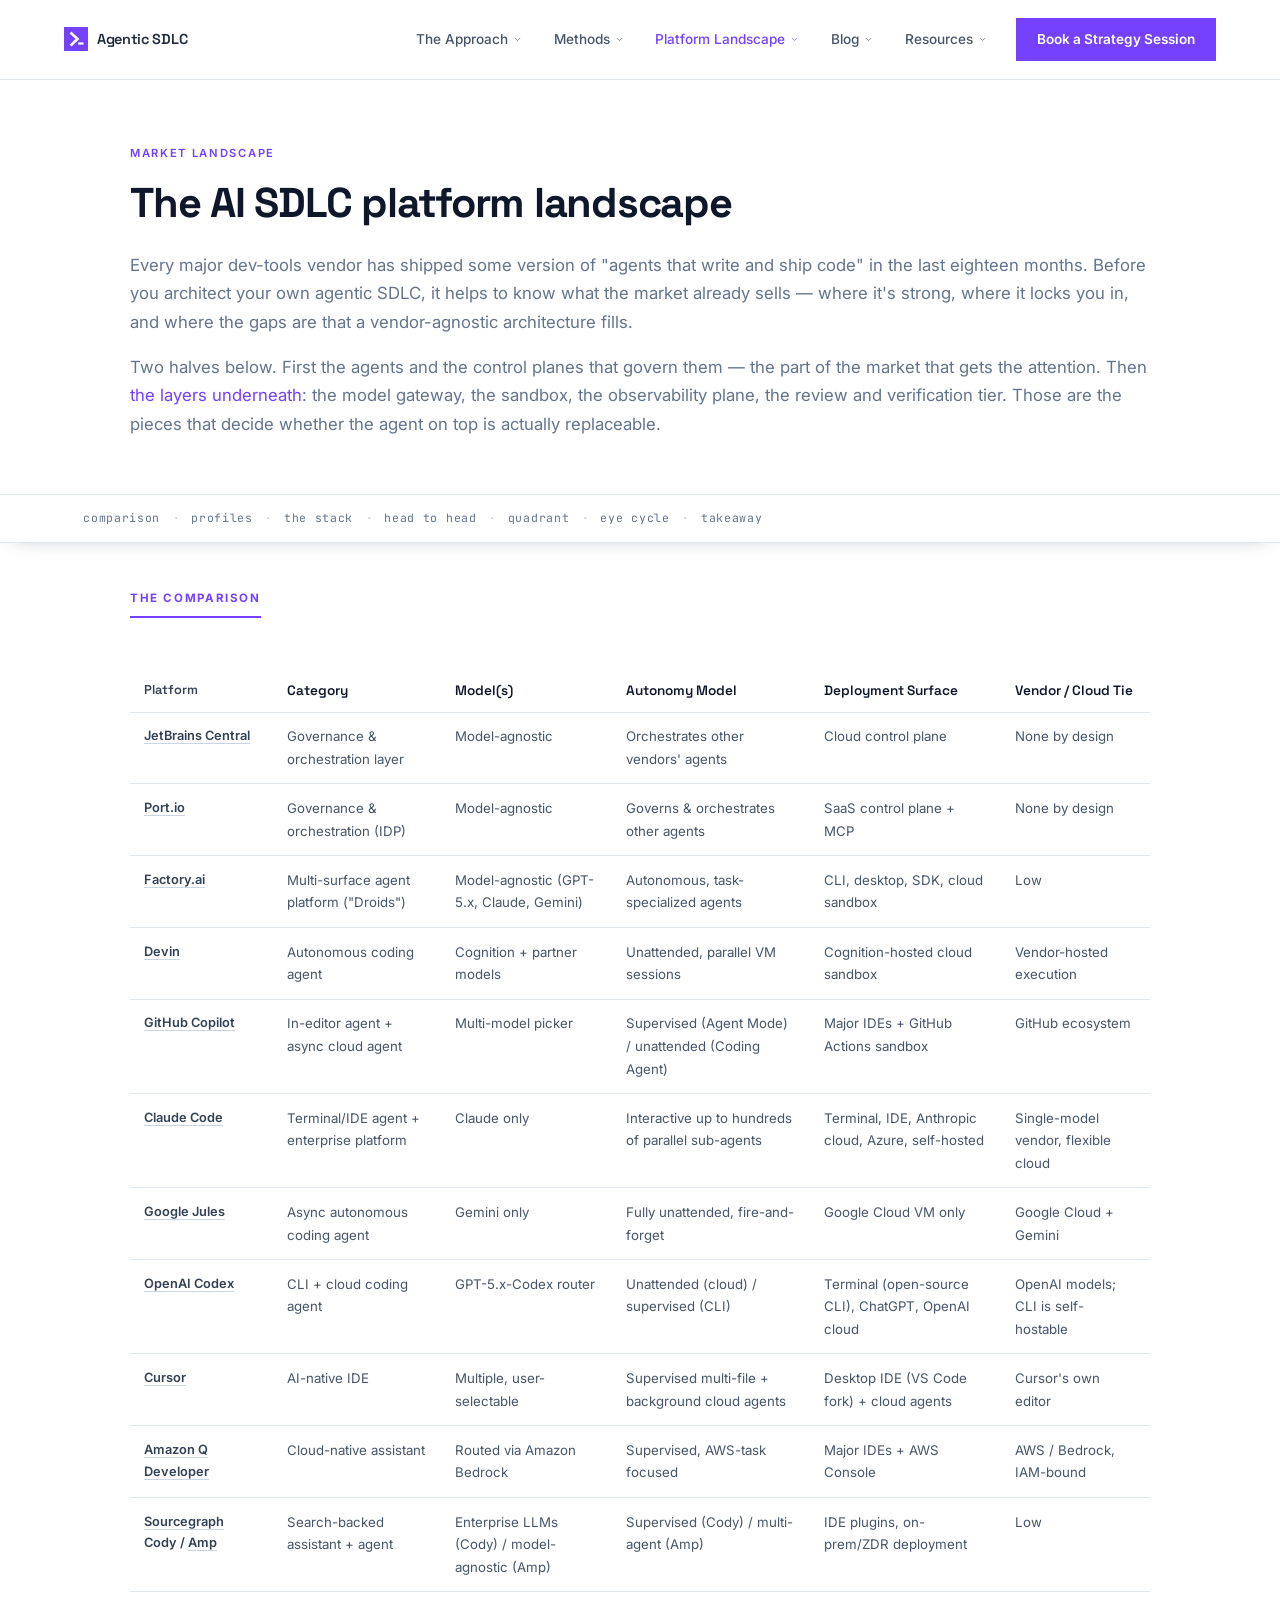
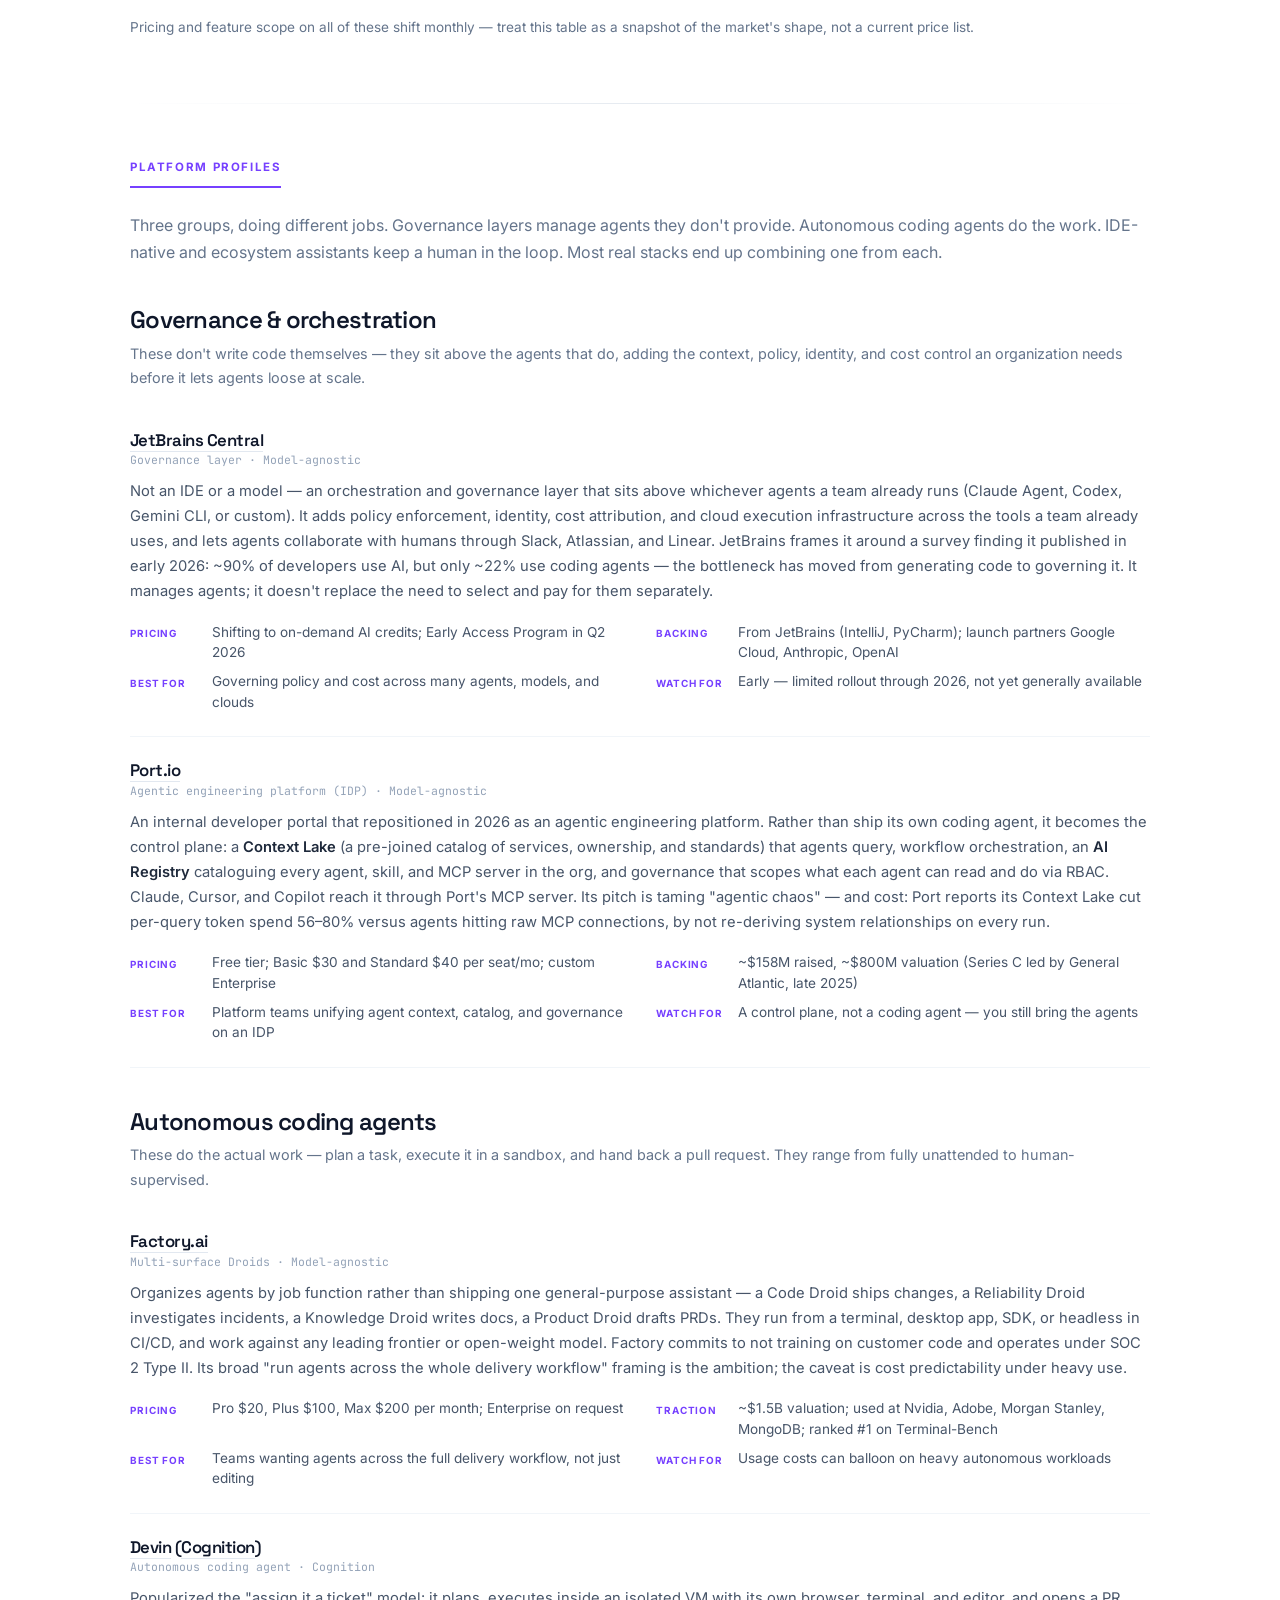
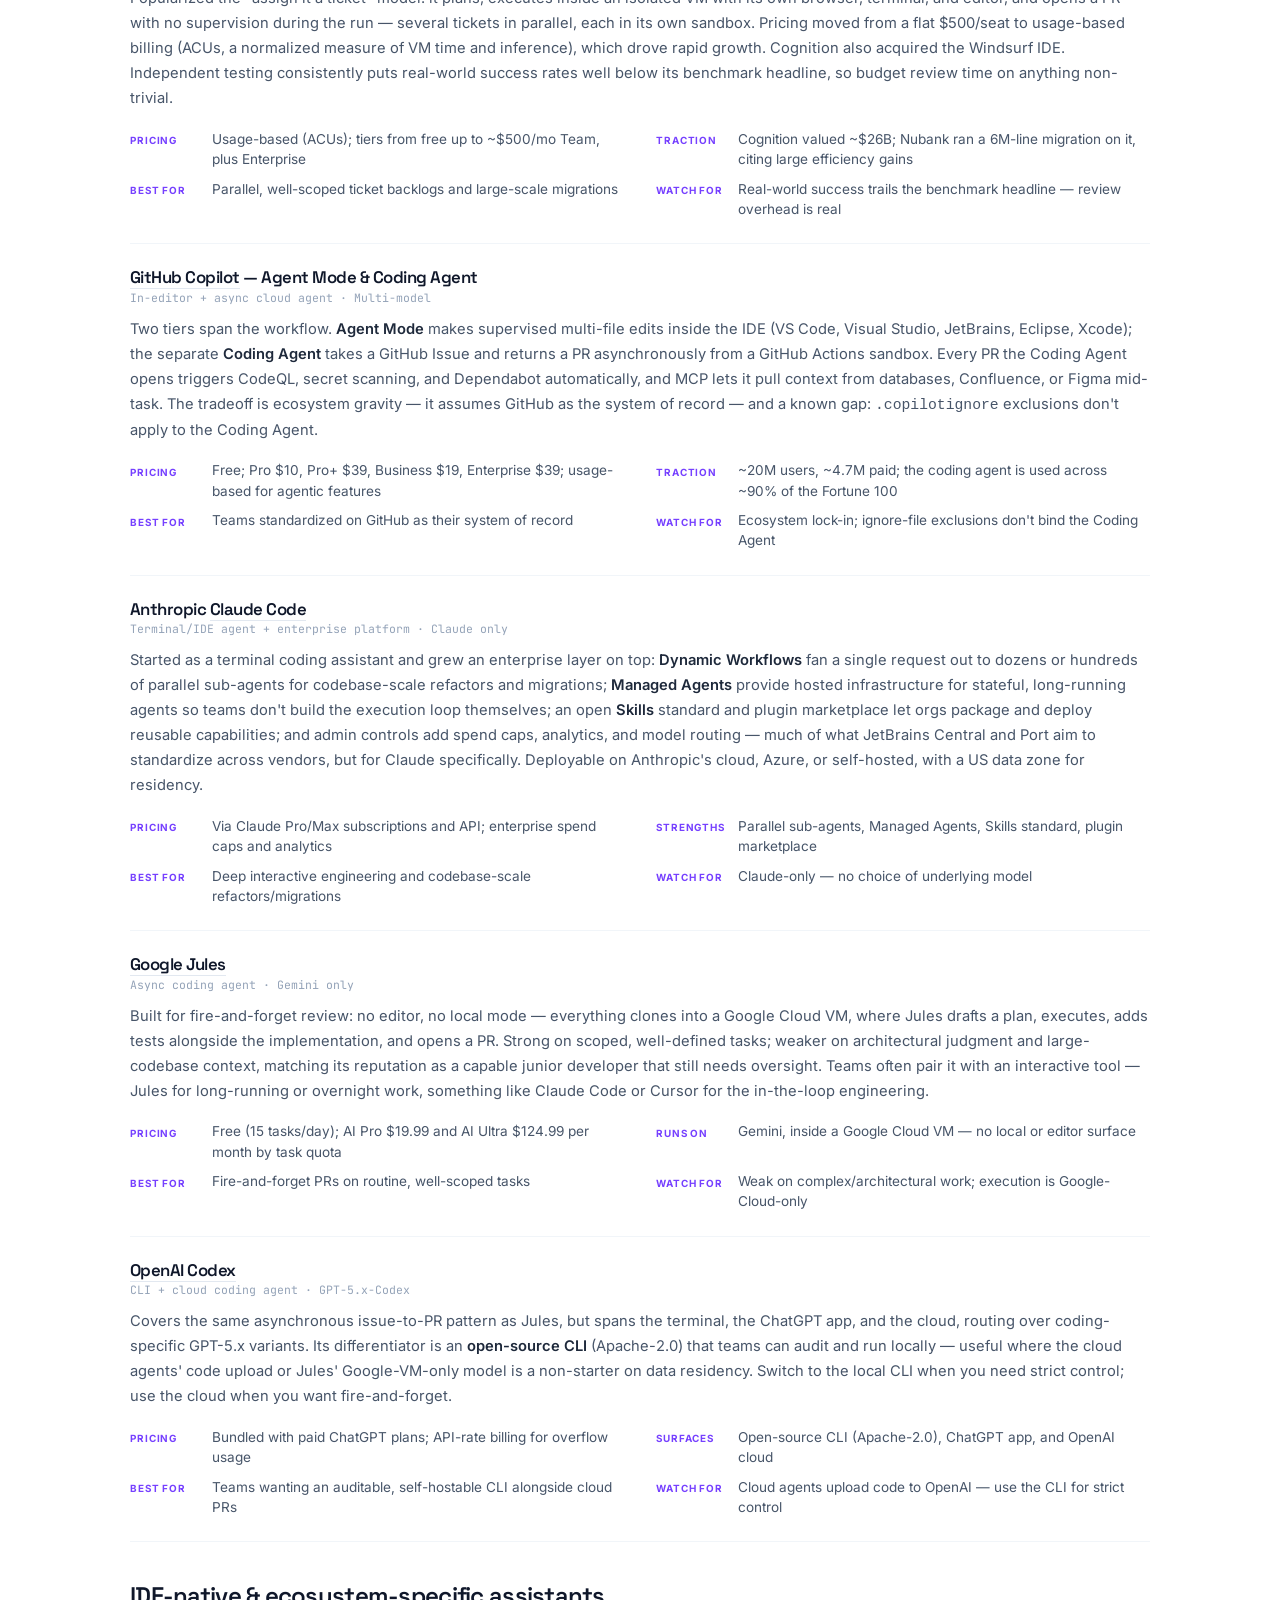
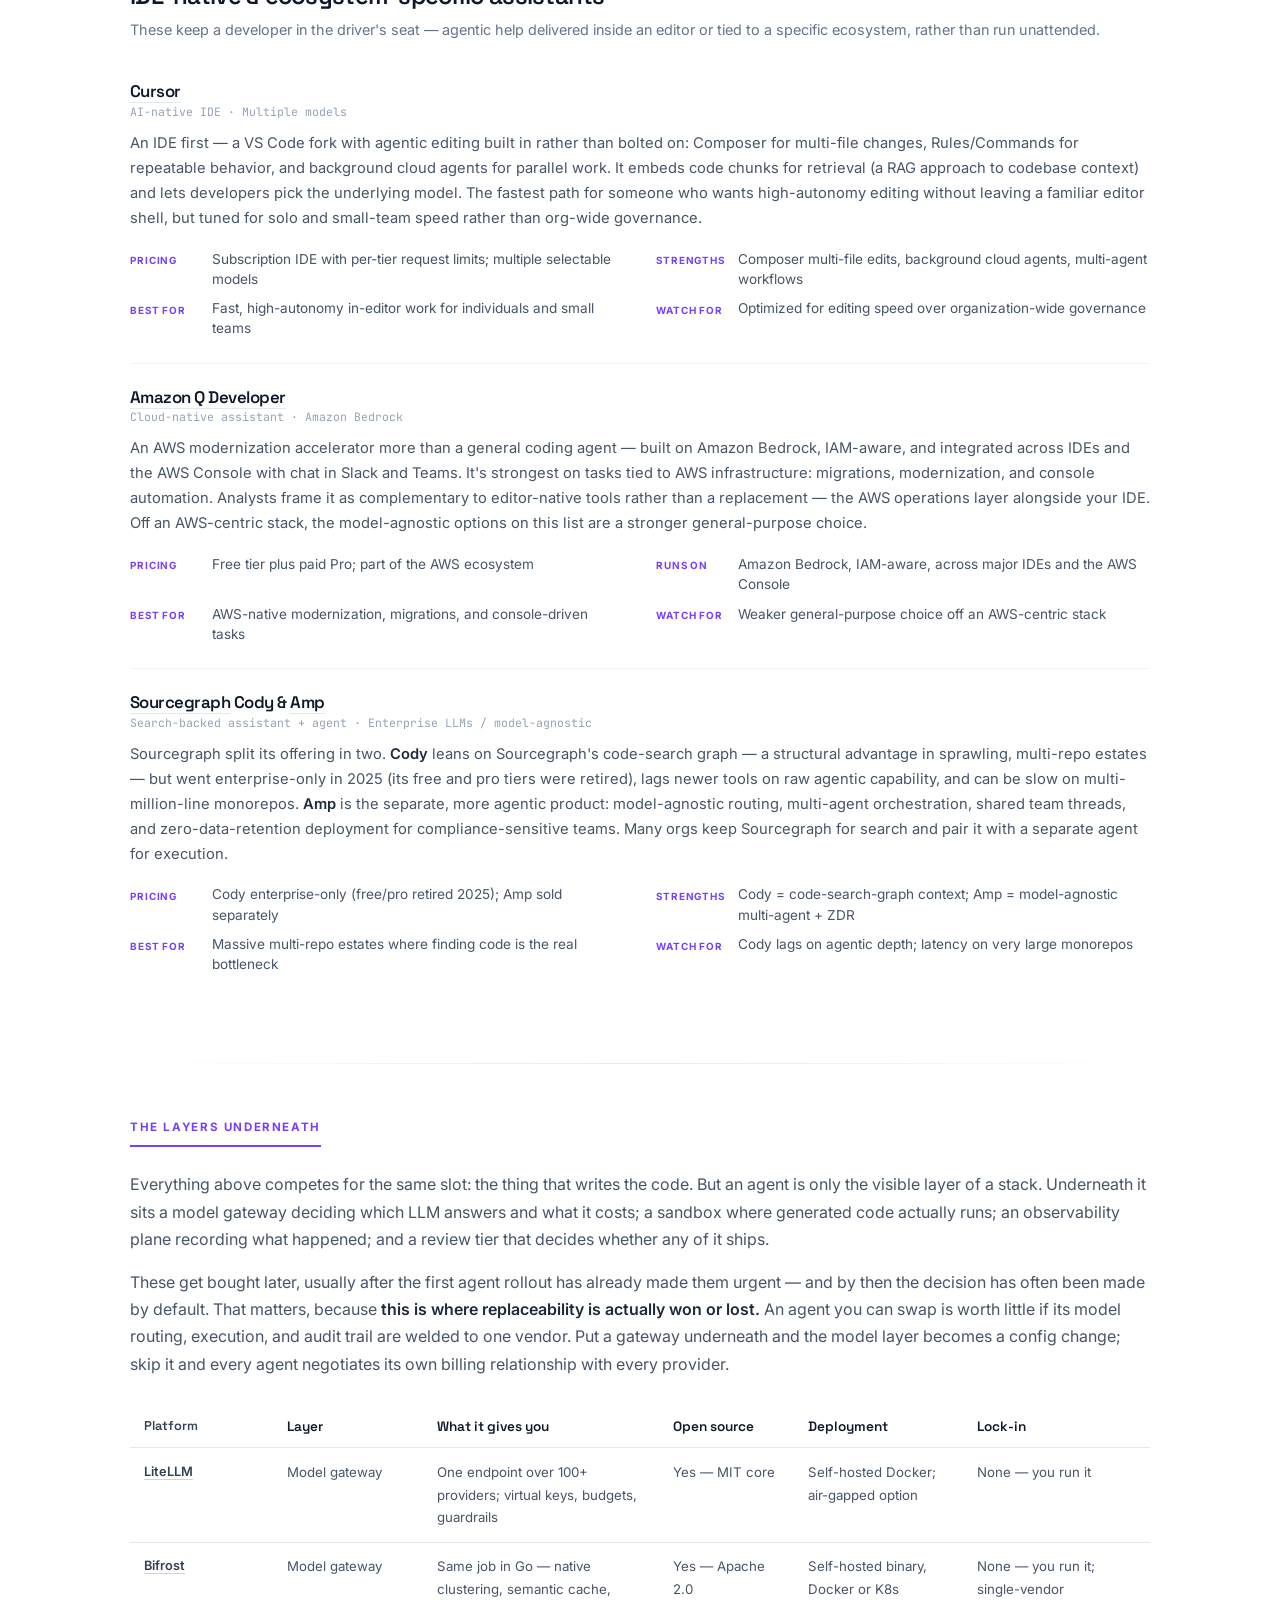
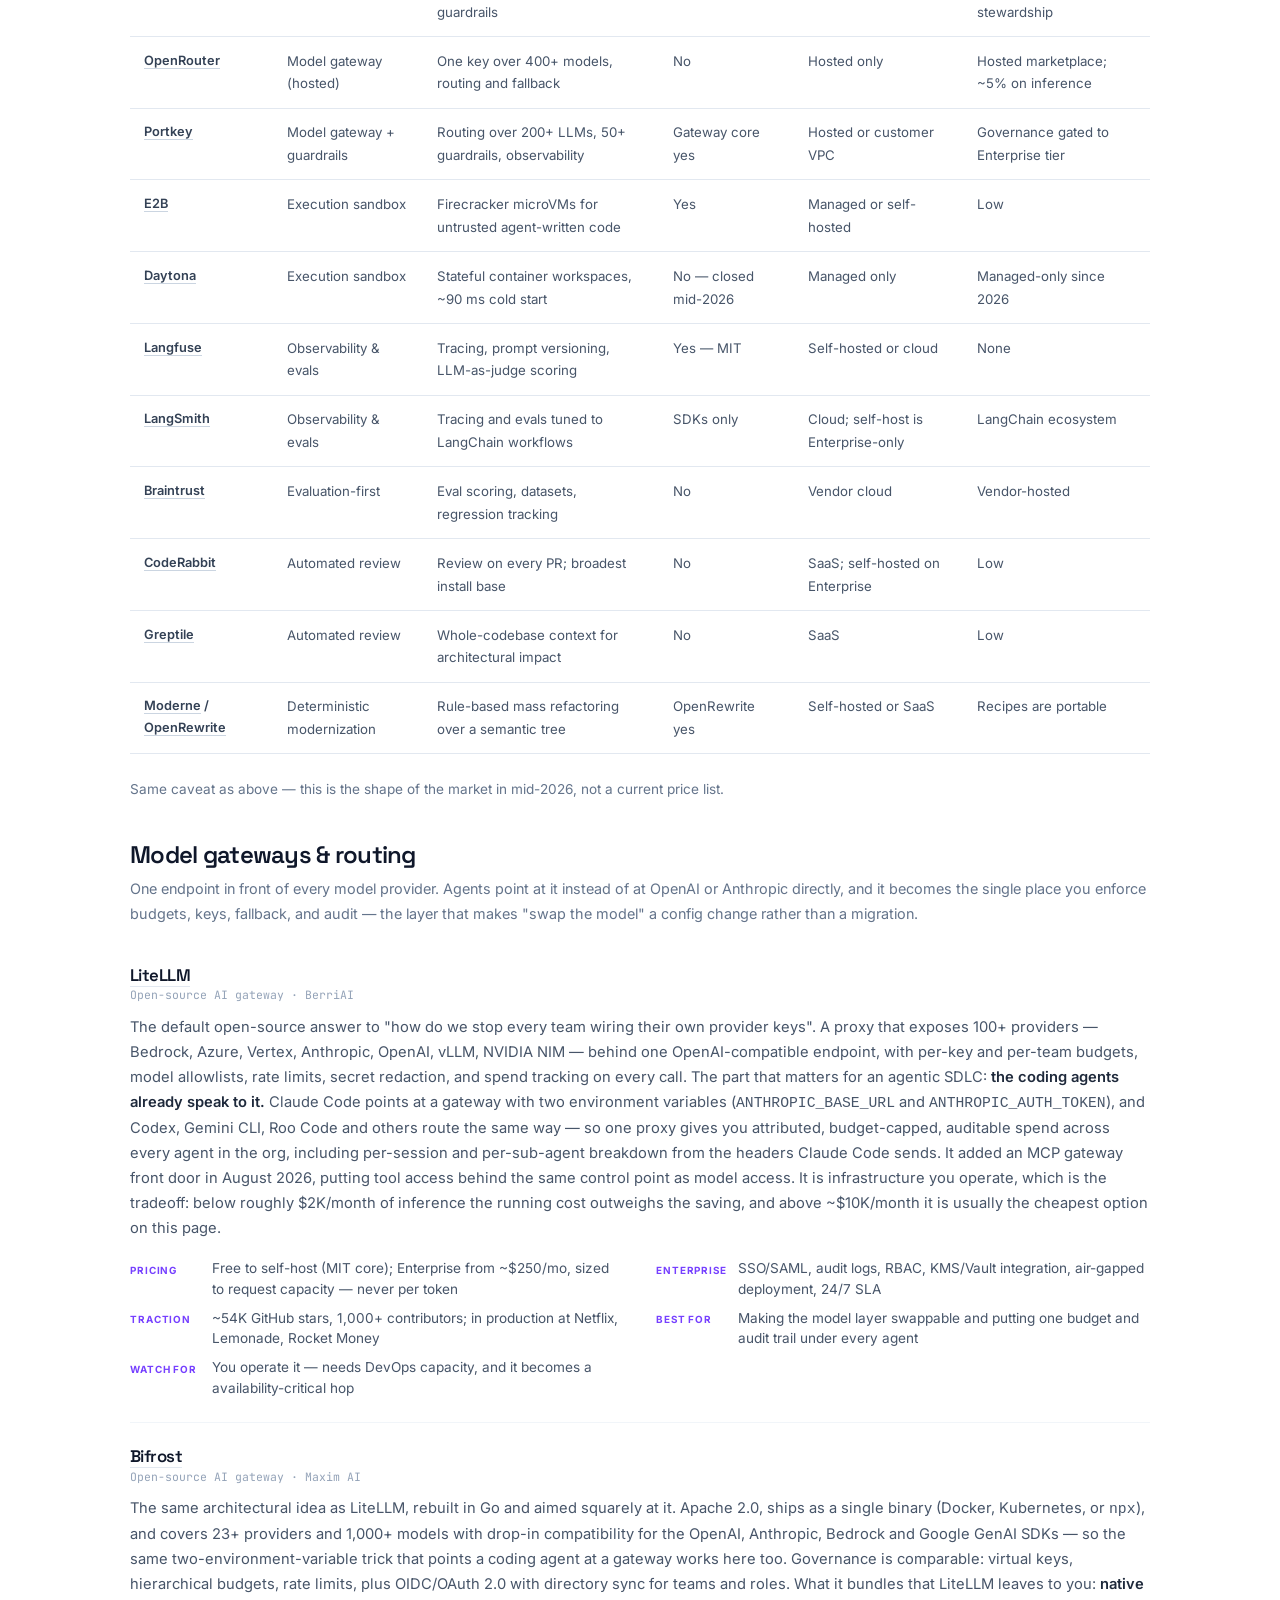
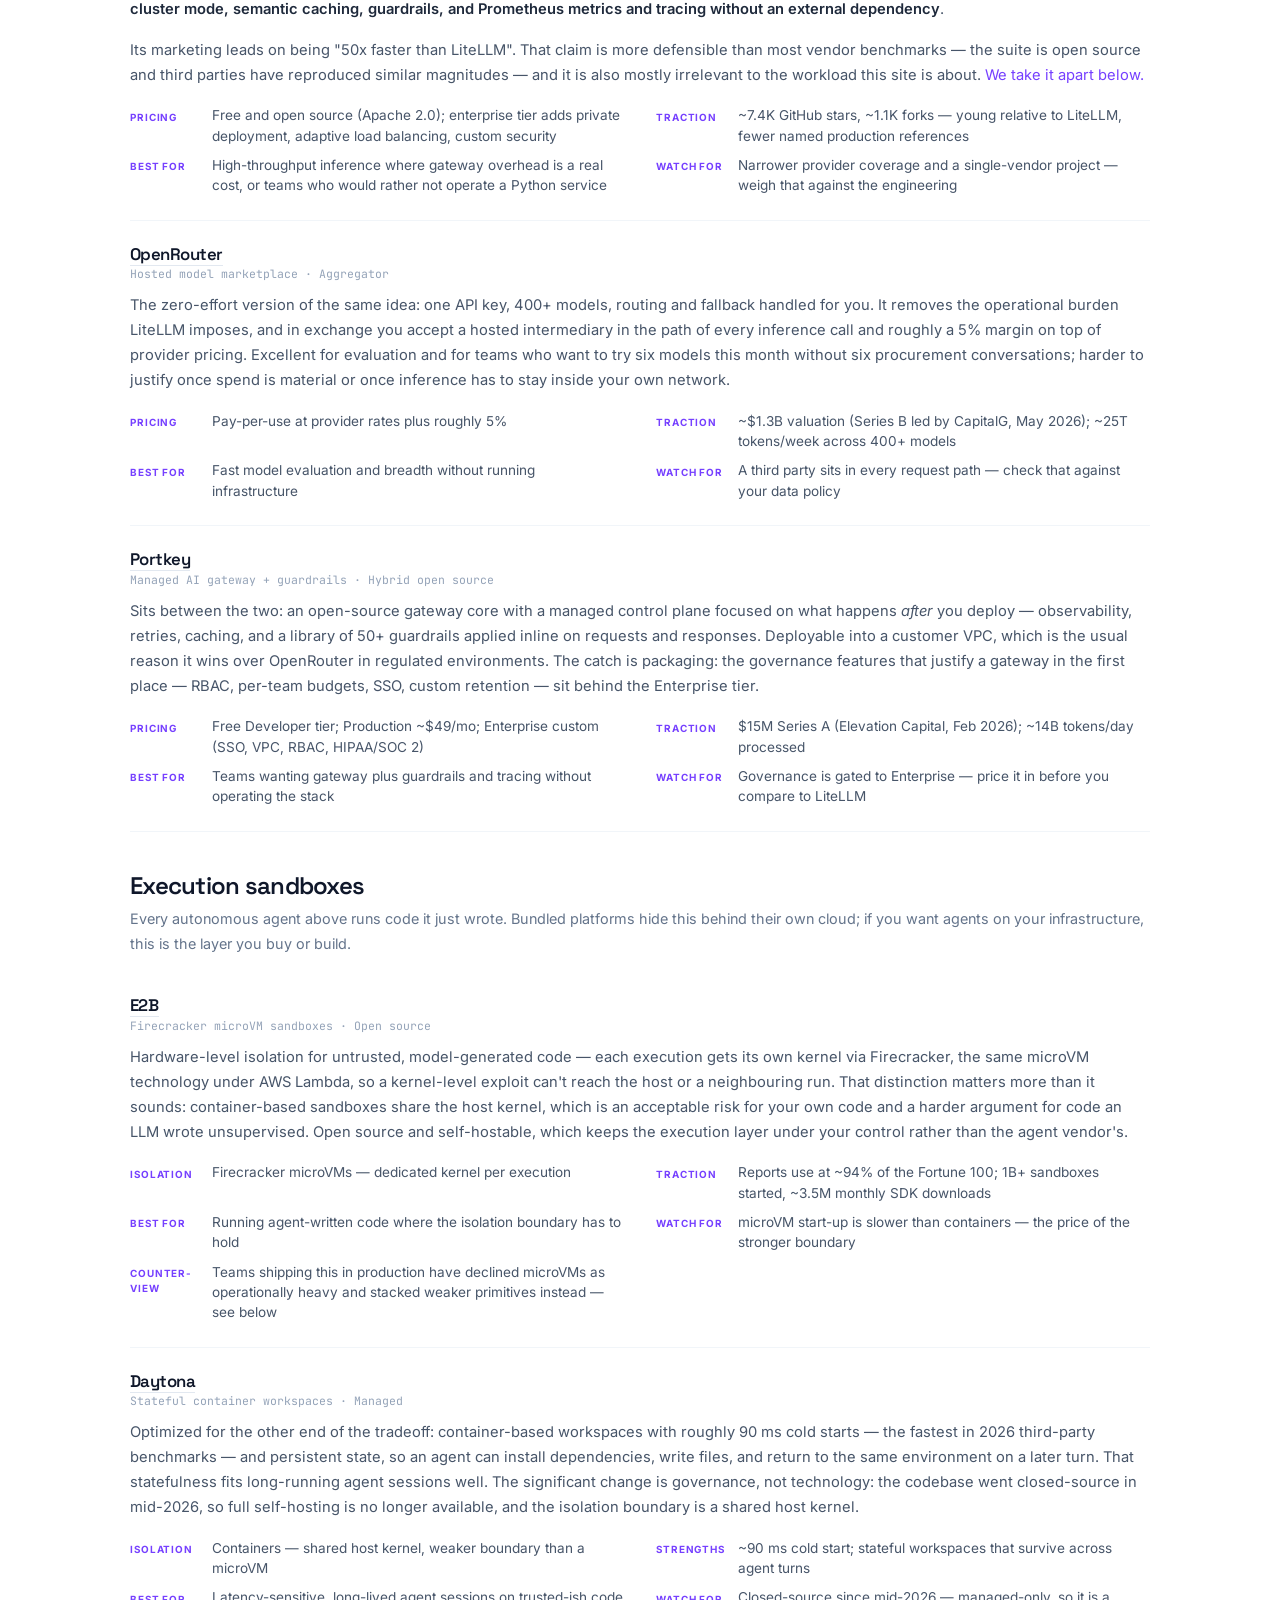
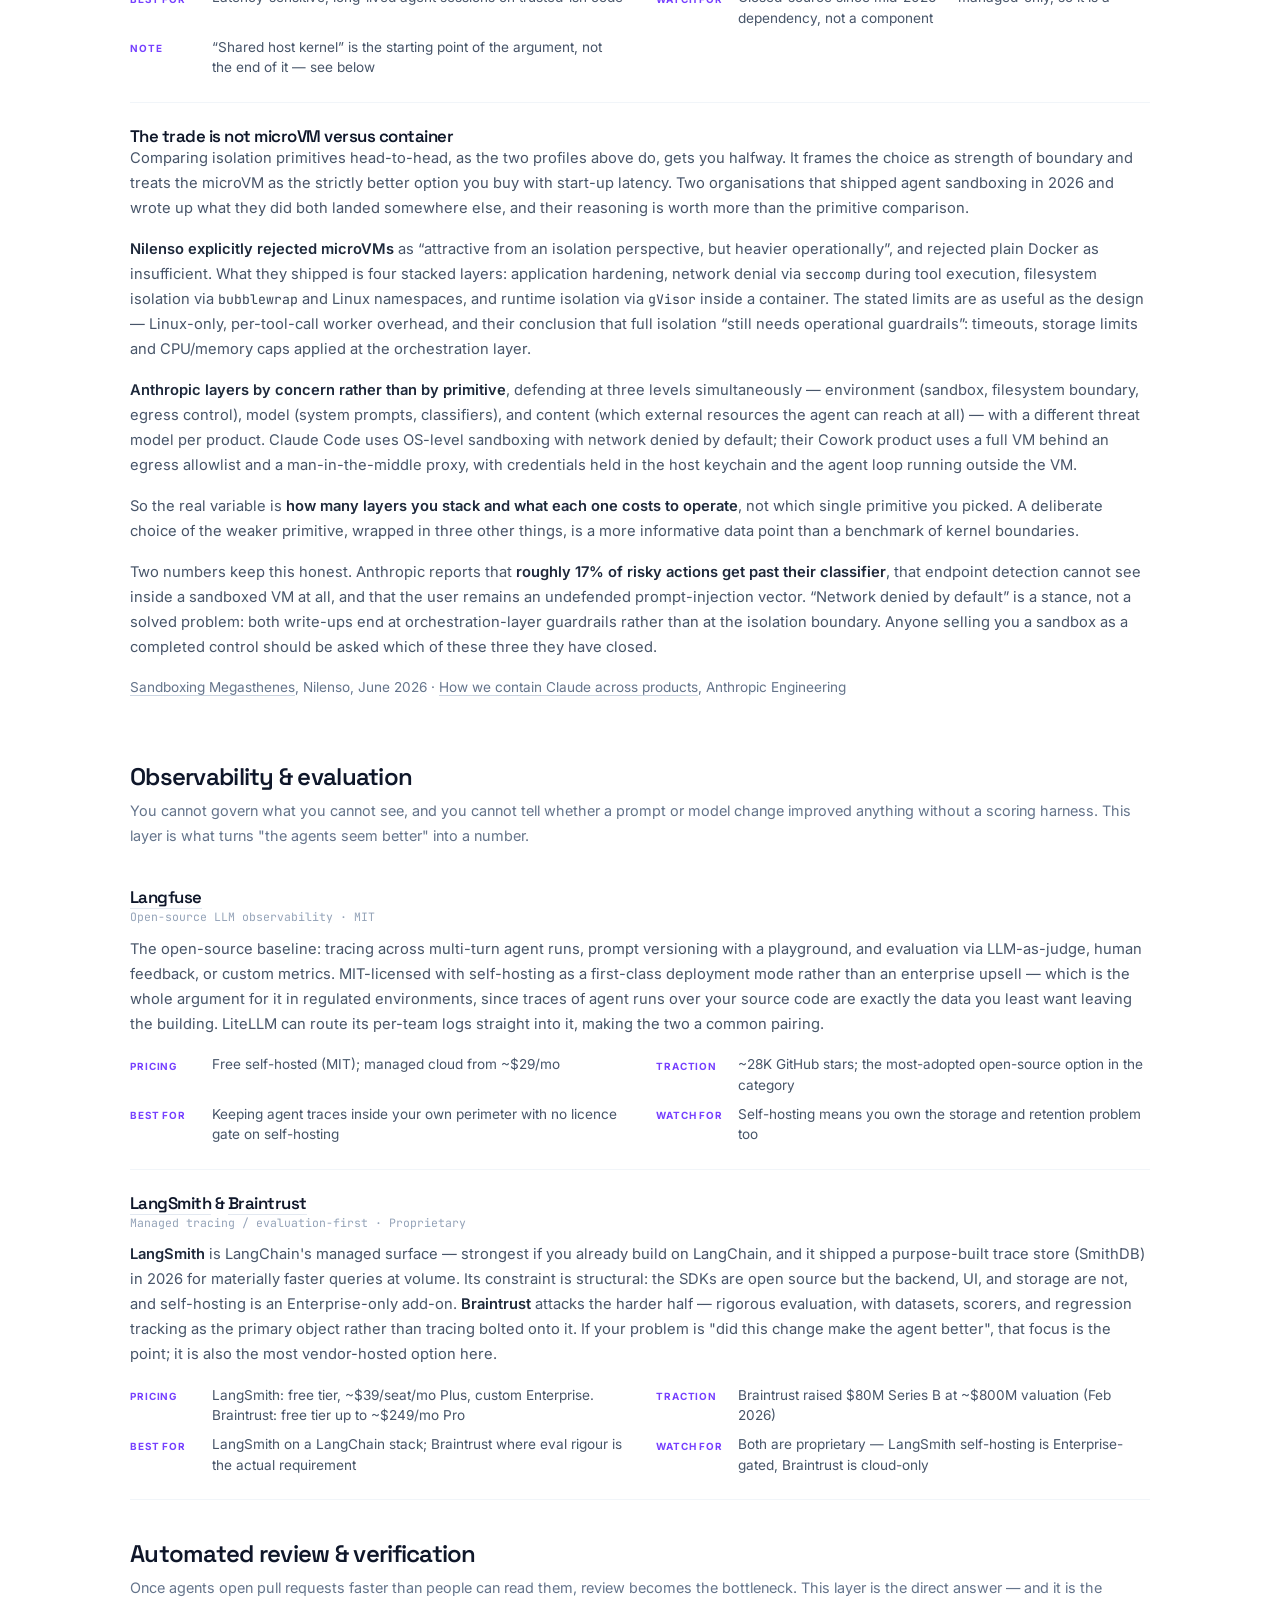
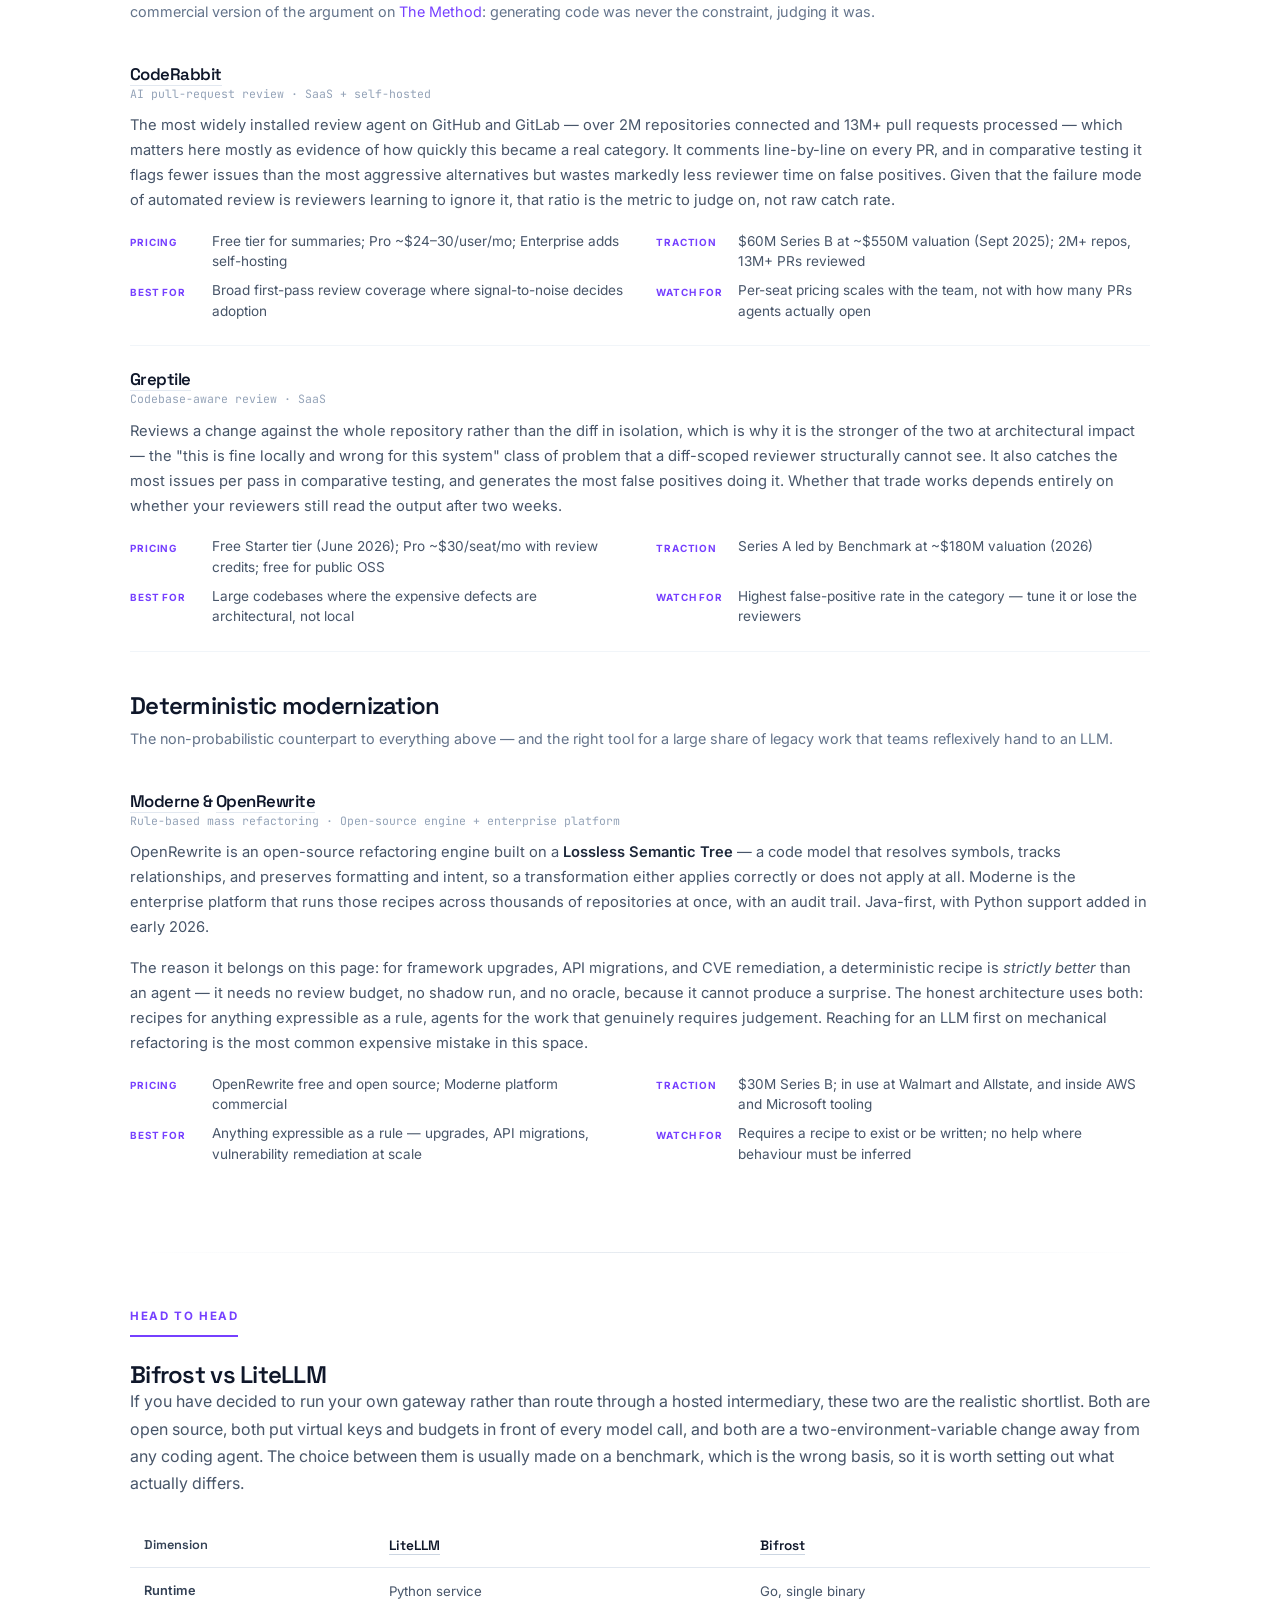
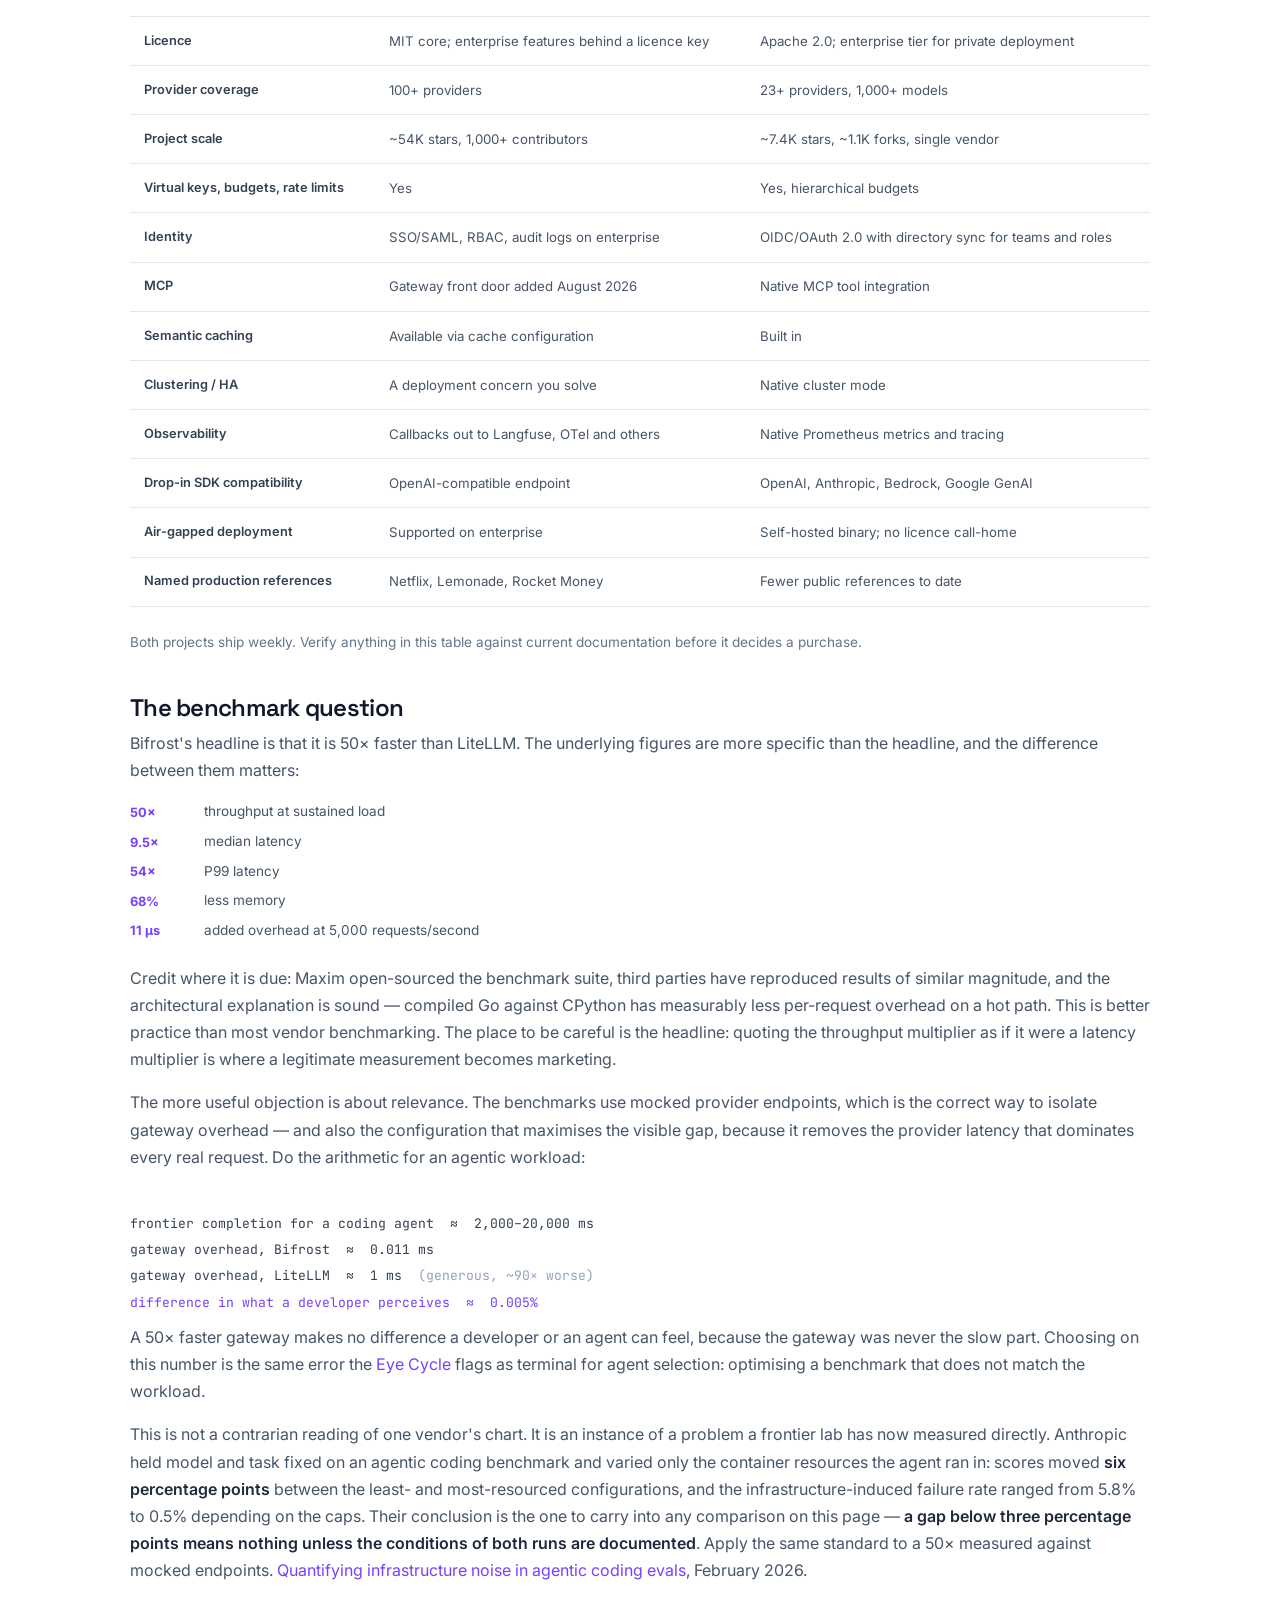
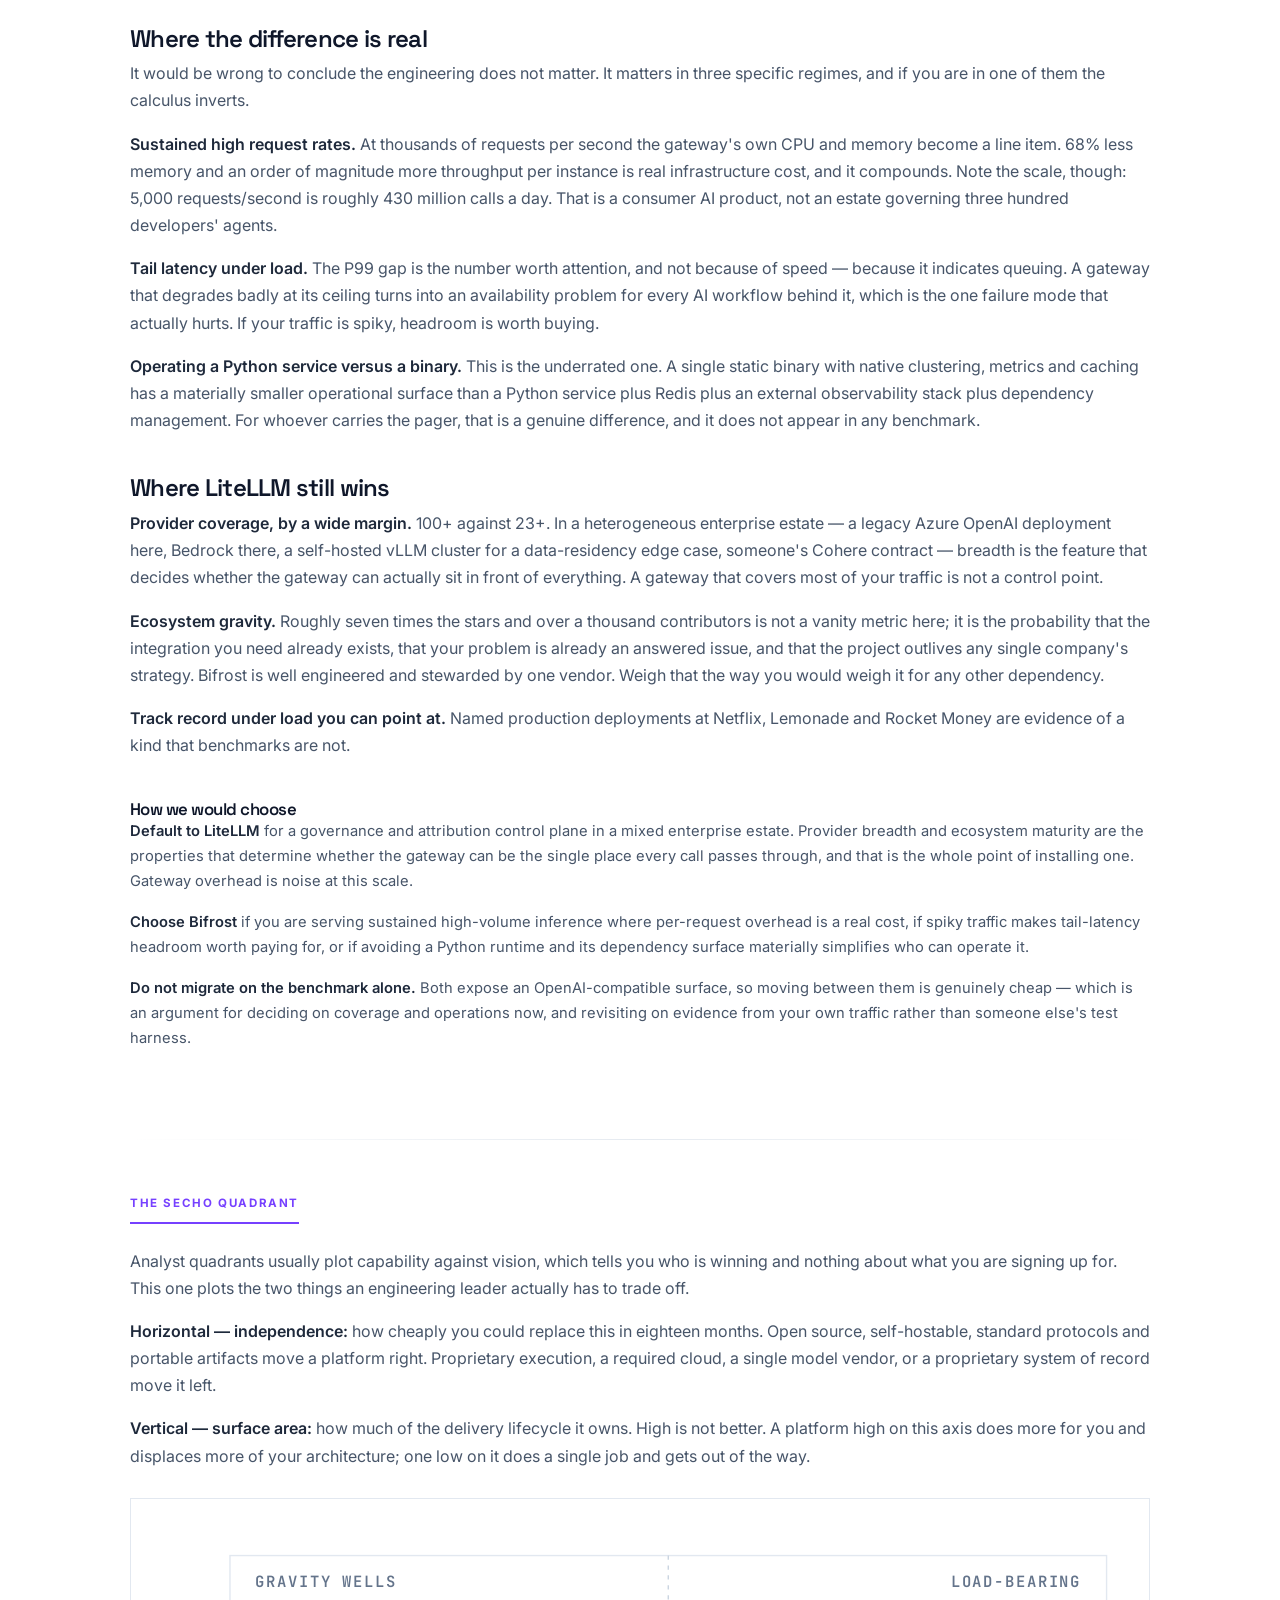
<file: platform-landscape.html>
<!DOCTYPE html>
<html lang="en">
<head>
<meta charset="UTF-8">
<meta name="viewport" content="width=device-width, initial-scale=1.0">
<title>Platform Landscape | Agentic SDLC</title>
<meta name="description" content="A practitioner's map of the AI SDLC platform market — governance layers, autonomous coding agents, and IDE-native assistants compared.">
<link rel="canonical" href="https://secho.github.io/AgenticSDLC/platform-landscape.html">
<meta name="robots" content="index, follow, max-image-preview:large, max-snippet:-1, max-video-preview:-1">
<meta name="keywords" content="AI coding agent comparison, LLM gateway comparison, LiteLLM vs Bifrost, Claude Code, GitHub Copilot, Devin, Cursor, Factory.ai, AI SDLC platforms, model routing, agent observability">
<meta name="author" content="Revolgy">
<meta name="theme-color" content="#7640FF">
<link rel="icon" href="favicon.svg" type="image/svg+xml">
<link rel="icon" href="favicon-32.png" sizes="32x32" type="image/png">
<link rel="icon" href="favicon-96.png" sizes="96x96" type="image/png">
<link rel="apple-touch-icon" href="apple-touch-icon.png">
<meta property="og:type" content="article">
<meta property="og:site_name" content="Agentic SDLC">
<meta property="og:locale" content="en_GB">
<meta property="og:url" content="https://secho.github.io/AgenticSDLC/platform-landscape.html">
<meta property="og:title" content="Platform Landscape | Agentic SDLC">
<meta property="og:description" content="A practitioner's map of the AI SDLC platform market — governance layers, autonomous coding agents, and IDE-native assistants compared.">
<meta property="og:image" content="https://secho.github.io/AgenticSDLC/og-image.png">
<meta property="og:image:width" content="1200">
<meta property="og:image:height" content="630">
<meta property="og:image:alt" content="Agentic SDLC — the self-driving codebase">
<meta name="twitter:card" content="summary_large_image">
<meta name="twitter:title" content="Platform Landscape | Agentic SDLC">
<meta name="twitter:description" content="A practitioner's map of the AI SDLC platform market — governance layers, autonomous coding agents, and IDE-native assistants compared.">
<meta name="twitter:image" content="https://secho.github.io/AgenticSDLC/og-image.png">
<link rel="preconnect" href="https://fonts.googleapis.com">
<link rel="preconnect" href="https://fonts.gstatic.com" crossorigin>
<link href="https://fonts.googleapis.com/css2?family=Inter:wght@400;500;600;700&family=Space+Grotesk:wght@300;400;500;600;700&family=JetBrains+Mono:wght@400;500&display=swap" rel="stylesheet">
<style>
  *, *::before, *::after { box-sizing: border-box; margin: 0; padding: 0; }
  :root {
    --primary: #7640FF;
    --primary-dark: #5e2de6;
    --primary-soft: rgba(118, 64, 255, 0.05);
    --primary-border: rgba(118, 64, 255, 0.15);
    --slate-50: #f8fafc;
    --slate-100: #f1f5f9;
    --slate-200: #e2e8f0;
    --slate-300: #cbd5e1;
    --slate-400: #94a3b8;
    --slate-500: #64748b;
    --slate-600: #475569;
    --slate-700: #334155;
    --slate-800: #1e293b;
    --slate-900: #0f172a;
    --font-display: 'Space Grotesk', system-ui, sans-serif;
    --font-body: 'Inter', system-ui, sans-serif;
    --font-mono: 'JetBrains Mono', monospace;

    /* Must track nav.js — it is 4rem, and 5rem from 1024px up. */
    --nav-h: 4rem;
    --subnav-h: 2.9rem;
  }
  @media (min-width: 1024px) { :root { --nav-h: 5rem; } }
  html { scroll-behavior: smooth; }
  body {
    font-family: var(--font-body);
    background: #fff;
    color: var(--slate-600);
    line-height: 1.7;
    -webkit-font-smoothing: antialiased;
  }
  .page {
    max-width: 1100px;
    margin: 0 auto;
    padding: 3rem 1.5rem 4rem;
  }
  @media (min-width: 768px) { .page { padding: 4rem 2.5rem 5rem; } }

  /* Typography */
  h1, h2, h3 {
    font-family: var(--font-display);
    color: var(--slate-900);
    letter-spacing: -0.03em;
    line-height: 1.15;
  }
  h1 { font-size: clamp(1.8rem, 4vw, 2.6rem); font-weight: 700; }
  h2 { font-size: clamp(1.2rem, 2.2vw, 1.5rem); font-weight: 600; }
  h3 { font-size: 1.05rem; font-weight: 600; }
  p { margin-bottom: 1rem; }
  p:last-child { margin-bottom: 0; }
  strong { color: var(--slate-800); font-weight: 600; }
  a { color: var(--primary); text-decoration: none; }
  a:hover { text-decoration: underline; }

  /* Section label */
  .section-label {
    font-family: var(--font-body);
    font-size: 0.72rem;
    font-weight: 700;
    letter-spacing: 0.14em;
    text-transform: uppercase;
    color: var(--primary);
    padding-bottom: 0.5rem;
    border-bottom: 2px solid var(--primary);
    display: inline-block;
    margin-bottom: 1.5rem;
  }

  .section { margin-bottom: 4rem; }
  /* Anchor jumps must clear both the fixed nav and the sticky sub-nav. */
  .section[id] { scroll-margin-top: calc(var(--nav-h) + var(--subnav-h) + 1rem); }

  /* Second-level nav: markup here, styling and scroll-spy in nav.js. */
  .page--top { padding-bottom: 0; }
  .page--rest { padding-top: 2.5rem; }

  /* Back link */
  .back-link {
    display: inline-flex;
    align-items: center;
    gap: 0.3rem;
    font-size: 0.8rem;
    font-weight: 500;
    color: var(--slate-400);
    text-decoration: none;
    margin-bottom: 2.5rem;
  }
  .back-link:hover { color: var(--primary); text-decoration: none; }

  /* Hero */
  .hero-section { margin-bottom: 3.5rem; }
  .hero-section h1 { margin-bottom: 1.5rem; }
  .hero-section p { font-size: 1.05rem; color: var(--slate-500); }

  /* Comparison table */
  .comparison-table {
    width: 100%;
    border-collapse: collapse;
    margin: 1.5rem 0;
    font-size: 0.83rem;
  }
  .comparison-table th,
  .comparison-table td {
    padding: 0.8rem 0.9rem;
    text-align: left;
    border-bottom: 1px solid var(--slate-200);
    vertical-align: top;
  }
  .comparison-table th {
    font-family: var(--font-display);
    font-weight: 600;
    color: var(--slate-900);
    font-size: 0.85rem;
    padding-bottom: 0.6rem;
  }
  .comparison-table th:first-child,
  .comparison-table td:first-child {
    font-weight: 600;
    color: var(--slate-700);
    width: 14%;
    font-size: 0.8rem;
  }
  /* The 14% first column above is sized for the 6-column tables.
     A 3-column head-to-head needs more room for the row label. */
  .comparison-table--pair th:first-child,
  .comparison-table--pair td:first-child { width: 24%; }
  /* Metric keys carry units — uppercasing them turns "11 µs" into "11 MS",
     which is wrong by three orders of magnitude. */
  .platform-facts.platform-facts--metrics li .k {
    text-transform: none;
    letter-spacing: 0;
    font-size: 0.8rem;
    flex-basis: 4rem;
    padding-top: 0.1rem;
  }
  .table-note {
    font-size: 0.85rem;
    color: var(--slate-500);
    margin-top: 1rem;
  }
  @media (max-width: 640px) {
    .comparison-table { display: block; overflow-x: auto; -webkit-overflow-scrolling: touch; }
    .comparison-table th, .comparison-table td { min-width: 130px; font-size: 0.76rem; padding: 0.6rem 0.7rem; }
    .comparison-table th:first-child, .comparison-table td:first-child { min-width: 100px; position: sticky; left: 0; background: white; z-index: 1; }
  }

  /* Platform profile blocks */
  .platform-block {
    padding: 1.5rem 0;
    border-bottom: 1px solid var(--slate-100);
  }
  .platform-block:last-child { border-bottom: none; }
  .platform-block .provider {
    font-family: var(--font-mono);
    font-size: 0.72rem;
    color: var(--slate-400);
    margin-bottom: 0.6rem;
  }
  .platform-block p { font-size: 0.92rem; }

  /* Per-platform detail facts */
  .platform-facts {
    list-style: none;
    margin: 1.1rem 0 0;
    padding: 0;
    display: grid;
    gap: 0.55rem 2rem;
  }
  @media (min-width: 640px) { .platform-facts { grid-template-columns: 1fr 1fr; } }
  .platform-facts li {
    display: flex;
    gap: 0.65rem;
    font-size: 0.85rem;
    line-height: 1.5;
    color: var(--slate-600);
  }
  .platform-facts li .k {
    flex: 0 0 4.5rem;
    font-size: 0.62rem;
    font-weight: 700;
    letter-spacing: 0.09em;
    text-transform: uppercase;
    color: var(--primary);
    padding-top: 0.28rem;
  }

  /* Vendor name links — calm inside a dense table, obvious on hover. */
  .vlink {
    color: inherit;
    text-decoration: none;
    border-bottom: 1px solid var(--slate-300);
    transition: color 0.15s, border-color 0.15s;
  }
  .vlink:hover { color: var(--primary); border-bottom-color: var(--primary); text-decoration: none; }
  h3 .vlink { border-bottom-color: var(--slate-200); }

  .category-heading {
    margin: 2.5rem 0 0.5rem;
  }
  .category-heading:first-child { margin-top: 0; }

  /* ── Analysis figures (Secho Quadrant / Eye Cycle) ──
     Wide by nature; they scroll horizontally on narrow screens,
     the same way the comparison tables do. */
  .figure-scroll {
    overflow-x: auto;
    -webkit-overflow-scrolling: touch;
    margin: 1.75rem 0 0.75rem;
    border: 1px solid var(--slate-200);
    background: #fff;
  }
  .figure-scroll svg { display: block; min-width: 660px; width: 100%; height: auto; }
  .fig-note { font-size: 0.82rem; color: var(--slate-500); line-height: 1.6; margin-top: 0.75rem; }
  .mono { font-family: var(--font-mono); font-size: 0.9em; color: var(--slate-700); }
  .fig-scroll-hint { display: none; font-size: 0.72rem; color: var(--slate-400); margin-top: 0.4rem; font-family: var(--font-mono); }
  @media (max-width: 720px) { .fig-scroll-hint { display: block; } }

  /* Axis / quadrant text inside the figures.
     Each rule is scoped under .figure-scroll so it outranks the base
     `.figure-scroll text` fill — otherwise every label, including the
     white numerals inside the markers, inherits slate-600. */
  .figure-scroll text { font-family: var(--font-mono); fill: var(--slate-600); }
  .figure-scroll text.f-quad   { font-size: 11px; font-weight: 600; letter-spacing: 0.12em; fill: var(--slate-500); }
  .figure-scroll text.f-axis   { font-size: 10.5px; letter-spacing: 0.1em; fill: var(--slate-500); }
  .figure-scroll text.f-name   { font-size: 10.5px; fill: var(--slate-700); }
  .figure-scroll text.f-name-i { font-size: 10.5px; fill: var(--slate-600); }
  .figure-scroll text.f-phase  { font-size: 9.5px; letter-spacing: 0.1em; fill: var(--slate-500); }
  .figure-scroll text.f-num    { font-size: 8.5px; font-weight: 600; fill: #fff; }
  .figure-scroll text.f-num-o  { font-size: 8.5px; font-weight: 600; fill: #92400e; }
  /* the name groups set the class on <g>, so restate it for their children */
  .figure-scroll g.f-name text   { font-size: 10.5px; fill: var(--slate-700); }
  .figure-scroll g.f-name-i text { font-size: 10.5px; fill: var(--slate-600); }
  .f-rule   { stroke: var(--slate-200); fill: none; }
  .f-mid    { stroke: var(--slate-300); fill: none; stroke-dasharray: 3 4; }
  .f-curve  { stroke: var(--slate-400); fill: none; stroke-width: 1.6; }

  /* Eye Cycle legend */
  .cycle-legend { list-style: none; margin: 1.25rem 0 0; padding: 0; display: grid; gap: 0.4rem 1.75rem; }
  @media (min-width: 620px) { .cycle-legend { grid-template-columns: 1fr 1fr; } }
  @media (min-width: 980px) { .cycle-legend { grid-template-columns: 1fr 1fr; } }
  .cycle-legend li { display: flex; align-items: baseline; gap: 0.55rem; font-size: 0.84rem; line-height: 1.5; }
  .cycle-legend .n {
    flex: 0 0 1.35rem; height: 1.35rem;
    display: inline-flex; align-items: center; justify-content: center;
    font-family: var(--font-mono); font-size: 0.62rem; font-weight: 600;
    color: #fff; background: var(--slate-400);
    align-self: flex-start; margin-top: 0.1rem;
  }
  .cycle-legend .t { flex: 1 1 auto; color: var(--slate-700); }
  .cycle-legend .p {
    flex: 0 0 auto;
    font-family: var(--font-mono); font-size: 0.62rem; letter-spacing: 0.06em;
    padding: 0.1rem 0.4rem; white-space: nowrap;
    border: 1px solid currentColor;
  }
  .p--far  { color: #64748b; }
  .p--mid  { color: var(--primary); }
  .p--near { color: #0f766e; }
  .p--here { color: #334155; }
  .p--dead { color: #92400e; }
  .n--far  { background: #64748b; }
  .n--mid  { background: var(--primary); }
  .n--near { background: #0f766e; }
  .n--here { background: #334155; }
  .n--dead { background: #92400e; }

  /* Shared key row under both figures */
  .fig-key { display: flex; flex-wrap: wrap; gap: 0.5rem 1.25rem; margin-top: 0.9rem; font-size: 0.78rem; color: var(--slate-500); }
  .fig-key span { display: inline-flex; align-items: center; gap: 0.45rem; }
  .fig-key i { width: 10px; height: 10px; display: inline-block; }
  .fig-key i.sq { border: 1.5px solid var(--slate-500); background: #fff; }
  .fig-key i.ci { border-radius: 50%; background: var(--primary); }

  /* Separator */
  .sep {
    height: 1px;
    background: linear-gradient(90deg, transparent, var(--slate-300), transparent);
    margin: 3rem 0;
    opacity: 0.5;
  }

  .closing-links {
    display: flex;
    justify-content: space-between;
    align-items: center;
    flex-wrap: wrap;
    gap: 1rem;
    margin-top: 2rem;
  }
  .closing-links-group {
    display: flex;
    gap: 1.5rem;
    flex-wrap: wrap;
  }
  .closing-links a { font-size: 0.9rem; font-weight: 500; }

  footer {
    text-align: center;
    padding: 2.5rem 1.5rem;
    font-size: 0.8rem;
    color: var(--slate-400);
  }

  /* Mobile global */
  @media (max-width: 480px) {
    .page { padding: 2rem 1rem 3rem; }
    .section { margin-bottom: 2.5rem; }
    .sep { margin: 2rem 0; }
    h1 { font-size: 1.6rem; }
    .hero-section p { font-size: 0.95rem; }
  }
</style>
<script type="application/ld+json">{
  "@context": "https://schema.org",
  "@type": "Article",
  "headline": "Platform Landscape | Agentic SDLC",
  "description": "A practitioner's map of the AI SDLC platform market \u2014 governance layers, autonomous coding agents, and IDE-native assistants compared.",
  "url": "https://secho.github.io/AgenticSDLC/platform-landscape.html",
  "inLanguage": "en-GB",
  "image": "https://secho.github.io/AgenticSDLC/og-image.png",
  "publisher": {
    "@type": "Organization",
    "name": "Revolgy",
    "url": "https://www.revolgy.com/",
    "logo": "https://secho.github.io/AgenticSDLC/icon-512.png"
  },
  "author": {
    "@type": "Organization",
    "name": "Revolgy",
    "url": "https://www.revolgy.com/",
    "logo": "https://secho.github.io/AgenticSDLC/icon-512.png"
  },
  "datePublished": "2026-07-24",
  "dateModified": "2026-09-11",
  "mainEntityOfPage": {
    "@type": "WebPage",
    "@id": "https://secho.github.io/AgenticSDLC/platform-landscape.html"
  }
}</script>
</head>
<body>
<script src="nav.js" defer></script>
<div class="page page--top">

  <!-- ═══ HERO ═══ -->
  <div class="hero-section">
    <span class="label" style="display:block;font-size:0.7rem;font-weight:600;letter-spacing:0.15em;text-transform:uppercase;color:var(--primary);margin-bottom:1rem;">Market Landscape</span>
    <h1>The AI SDLC platform landscape</h1>
    <p>Every major dev-tools vendor has shipped some version of "agents that write and ship code" in the last eighteen months. Before you architect your own agentic SDLC, it helps to know what the market already sells &mdash; where it's strong, where it locks you in, and where the gaps are that a vendor-agnostic architecture fills.</p>
    <p>Two halves below. First the agents and the control planes that govern them &mdash; the part of the market that gets the attention. Then <a href="#stack">the layers underneath</a>: the model gateway, the sandbox, the observability plane, the review and verification tier. Those are the pieces that decide whether the agent on top is actually replaceable.</p>
  </div>

</div>

<!-- ═══ SECOND-LEVEL NAV ═══ -->
<nav class="subnav" id="subnav" aria-label="Sections of this page">
  <div class="subnav-inner">
    <ol>
      <li data-target="comparison"><a href="#comparison">comparison</a></li>
      <li data-target="profiles"><a href="#profiles">profiles</a></li>
      <li data-target="stack"><a href="#stack">the stack</a></li>
      <li data-target="gateway-head-to-head"><a href="#gateway-head-to-head">head to head</a></li>
      <li data-target="quadrant"><a href="#quadrant">quadrant</a></li>
      <li data-target="eye-cycle"><a href="#eye-cycle">eye cycle</a></li>
      <li data-target="takeaway"><a href="#takeaway">takeaway</a></li>
    </ol>
  </div>
</nav>

<div class="page page--rest">

  <!-- ═══ COMPARISON TABLE ═══ -->
  <div class="section" id="comparison">
    <div class="section-label">The Comparison</div>
    <table class="comparison-table">
      <thead>
        <tr>
          <th>Platform</th>
          <th>Category</th>
          <th>Model(s)</th>
          <th>Autonomy Model</th>
          <th>Deployment Surface</th>
          <th>Vendor / Cloud Tie</th>
        </tr>
      </thead>
      <tbody>
        <tr>
          <td><a class="vlink" href="https://blog.jetbrains.com/blog/2026/03/24/introducing-jetbrains-central-an-open-system-for-agentic-software-development/" target="_blank" rel="noopener">JetBrains Central</a></td>
          <td>Governance &amp; orchestration layer</td>
          <td>Model-agnostic</td>
          <td>Orchestrates other vendors' agents</td>
          <td>Cloud control plane</td>
          <td>None by design</td>
        </tr>
        <tr>
          <td><a class="vlink" href="https://www.port.io/" target="_blank" rel="noopener">Port.io</a></td>
          <td>Governance &amp; orchestration (IDP)</td>
          <td>Model-agnostic</td>
          <td>Governs &amp; orchestrates other agents</td>
          <td>SaaS control plane + MCP</td>
          <td>None by design</td>
        </tr>
        <tr>
          <td><a class="vlink" href="https://factory.ai/" target="_blank" rel="noopener">Factory.ai</a></td>
          <td>Multi-surface agent platform ("Droids")</td>
          <td>Model-agnostic (GPT-5.x, Claude, Gemini)</td>
          <td>Autonomous, task-specialized agents</td>
          <td>CLI, desktop, SDK, cloud sandbox</td>
          <td>Low</td>
        </tr>
        <tr>
          <td><a class="vlink" href="https://devin.ai/" target="_blank" rel="noopener">Devin</a></td>
          <td>Autonomous coding agent</td>
          <td>Cognition + partner models</td>
          <td>Unattended, parallel VM sessions</td>
          <td>Cognition-hosted cloud sandbox</td>
          <td>Vendor-hosted execution</td>
        </tr>
        <tr>
          <td><a class="vlink" href="https://github.com/features/copilot" target="_blank" rel="noopener">GitHub Copilot</a></td>
          <td>In-editor agent + async cloud agent</td>
          <td>Multi-model picker</td>
          <td>Supervised (Agent Mode) / unattended (Coding Agent)</td>
          <td>Major IDEs + GitHub Actions sandbox</td>
          <td>GitHub ecosystem</td>
        </tr>
        <tr>
          <td><a class="vlink" href="https://claude.com/product/claude-code" target="_blank" rel="noopener">Claude Code</a></td>
          <td>Terminal/IDE agent + enterprise platform</td>
          <td>Claude only</td>
          <td>Interactive up to hundreds of parallel sub-agents</td>
          <td>Terminal, IDE, Anthropic cloud, Azure, self-hosted</td>
          <td>Single-model vendor, flexible cloud</td>
        </tr>
        <tr>
          <td><a class="vlink" href="https://jules.google/" target="_blank" rel="noopener">Google Jules</a></td>
          <td>Async autonomous coding agent</td>
          <td>Gemini only</td>
          <td>Fully unattended, fire-and-forget</td>
          <td>Google Cloud VM only</td>
          <td>Google Cloud + Gemini</td>
        </tr>
        <tr>
          <td><a class="vlink" href="https://developers.openai.com/codex/" target="_blank" rel="noopener">OpenAI Codex</a></td>
          <td>CLI + cloud coding agent</td>
          <td>GPT-5.x-Codex router</td>
          <td>Unattended (cloud) / supervised (CLI)</td>
          <td>Terminal (open-source CLI), ChatGPT, OpenAI cloud</td>
          <td>OpenAI models; CLI is self-hostable</td>
        </tr>
        <tr>
          <td><a class="vlink" href="https://cursor.com/" target="_blank" rel="noopener">Cursor</a></td>
          <td>AI-native IDE</td>
          <td>Multiple, user-selectable</td>
          <td>Supervised multi-file + background cloud agents</td>
          <td>Desktop IDE (VS Code fork) + cloud agents</td>
          <td>Cursor's own editor</td>
        </tr>
        <tr>
          <td><a class="vlink" href="https://aws.amazon.com/q/developer/" target="_blank" rel="noopener">Amazon Q Developer</a></td>
          <td>Cloud-native assistant</td>
          <td>Routed via Amazon Bedrock</td>
          <td>Supervised, AWS-task focused</td>
          <td>Major IDEs + AWS Console</td>
          <td>AWS / Bedrock, IAM-bound</td>
        </tr>
        <tr>
          <td><a class="vlink" href="https://sourcegraph.com/" target="_blank" rel="noopener">Sourcegraph</a> Cody / <a class="vlink" href="https://ampcode.com/" target="_blank" rel="noopener">Amp</a></td>
          <td>Search-backed assistant + agent</td>
          <td>Enterprise LLMs (Cody) / model-agnostic (Amp)</td>
          <td>Supervised (Cody) / multi-agent (Amp)</td>
          <td>IDE plugins, on-prem/ZDR deployment</td>
          <td>Low</td>
        </tr>
      </tbody>
    </table>
    <p class="table-note">Pricing and feature scope on all of these shift monthly &mdash; treat this table as a snapshot of the market's shape, not a current price list.</p>
  </div>

  <div class="sep"></div>

  <!-- ═══ PLATFORM PROFILES ═══ -->
  <div class="section" id="profiles">
    <div class="section-label">Platform Profiles</div>

    <p style="margin-bottom:0.5rem;color:var(--slate-500);">Three groups, doing different jobs. Governance layers manage agents they don't provide. Autonomous coding agents do the work. IDE-native and ecosystem assistants keep a human in the loop. Most real stacks end up combining one from each.</p>

    <h2 class="category-heading">Governance &amp; orchestration</h2>
    <p style="font-size:0.9rem;color:var(--slate-500);margin-top:0;">These don't write code themselves &mdash; they sit above the agents that do, adding the context, policy, identity, and cost control an organization needs before it lets agents loose at scale.</p>
    <div class="platform-block">
      <h3><a class="vlink" href="https://blog.jetbrains.com/blog/2026/03/24/introducing-jetbrains-central-an-open-system-for-agentic-software-development/" target="_blank" rel="noopener">JetBrains Central</a></h3>
      <div class="provider">Governance layer &middot; Model-agnostic</div>
      <p>Not an IDE or a model &mdash; an orchestration and governance layer that sits above whichever agents a team already runs (Claude Agent, Codex, Gemini CLI, or custom). It adds policy enforcement, identity, cost attribution, and cloud execution infrastructure across the tools a team already uses, and lets agents collaborate with humans through Slack, Atlassian, and Linear. JetBrains frames it around a survey finding it published in early 2026: ~90% of developers use AI, but only ~22% use coding agents &mdash; the bottleneck has moved from generating code to governing it. It manages agents; it doesn't replace the need to select and pay for them separately.</p>
      <ul class="platform-facts">
        <li><span class="k">Pricing</span><span>Shifting to on-demand AI credits; Early Access Program in Q2 2026</span></li>
        <li><span class="k">Backing</span><span>From JetBrains (IntelliJ, PyCharm); launch partners Google Cloud, Anthropic, OpenAI</span></li>
        <li><span class="k">Best for</span><span>Governing policy and cost across many agents, models, and clouds</span></li>
        <li><span class="k">Watch for</span><span>Early &mdash; limited rollout through 2026, not yet generally available</span></li>
      </ul>
    </div>
    <div class="platform-block">
      <h3><a class="vlink" href="https://www.port.io/" target="_blank" rel="noopener">Port.io</a></h3>
      <div class="provider">Agentic engineering platform (IDP) &middot; Model-agnostic</div>
      <p>An internal developer portal that repositioned in 2026 as an agentic engineering platform. Rather than ship its own coding agent, it becomes the control plane: a <strong>Context Lake</strong> (a pre-joined catalog of services, ownership, and standards) that agents query, workflow orchestration, an <strong>AI Registry</strong> cataloguing every agent, skill, and MCP server in the org, and governance that scopes what each agent can read and do via RBAC. Claude, Cursor, and Copilot reach it through Port's MCP server. Its pitch is taming "agentic chaos" &mdash; and cost: Port reports its Context Lake cut per-query token spend 56&ndash;80% versus agents hitting raw MCP connections, by not re-deriving system relationships on every run.</p>
      <ul class="platform-facts">
        <li><span class="k">Pricing</span><span>Free tier; Basic $30 and Standard $40 per seat/mo; custom Enterprise</span></li>
        <li><span class="k">Backing</span><span>~$158M raised, ~$800M valuation (Series C led by General Atlantic, late 2025)</span></li>
        <li><span class="k">Best for</span><span>Platform teams unifying agent context, catalog, and governance on an IDP</span></li>
        <li><span class="k">Watch for</span><span>A control plane, not a coding agent &mdash; you still bring the agents</span></li>
      </ul>
    </div>

    <h2 class="category-heading">Autonomous coding agents</h2>
    <p style="font-size:0.9rem;color:var(--slate-500);margin-top:0;">These do the actual work &mdash; plan a task, execute it in a sandbox, and hand back a pull request. They range from fully unattended to human-supervised.</p>
    <div class="platform-block">
      <h3><a class="vlink" href="https://factory.ai/" target="_blank" rel="noopener">Factory.ai</a></h3>
      <div class="provider">Multi-surface Droids &middot; Model-agnostic</div>
      <p>Organizes agents by job function rather than shipping one general-purpose assistant &mdash; a Code Droid ships changes, a Reliability Droid investigates incidents, a Knowledge Droid writes docs, a Product Droid drafts PRDs. They run from a terminal, desktop app, SDK, or headless in CI/CD, and work against any leading frontier or open-weight model. Factory commits to not training on customer code and operates under SOC 2 Type II. Its broad "run agents across the whole delivery workflow" framing is the ambition; the caveat is cost predictability under heavy use.</p>
      <ul class="platform-facts">
        <li><span class="k">Pricing</span><span>Pro $20, Plus $100, Max $200 per month; Enterprise on request</span></li>
        <li><span class="k">Traction</span><span>~$1.5B valuation; used at Nvidia, Adobe, Morgan Stanley, MongoDB; ranked #1 on Terminal-Bench</span></li>
        <li><span class="k">Best for</span><span>Teams wanting agents across the full delivery workflow, not just editing</span></li>
        <li><span class="k">Watch for</span><span>Usage costs can balloon on heavy autonomous workloads</span></li>
      </ul>
    </div>
    <div class="platform-block">
      <h3><a class="vlink" href="https://devin.ai/" target="_blank" rel="noopener">Devin</a> (<a class="vlink" href="https://www.cognition.ai/" target="_blank" rel="noopener">Cognition</a>)</h3>
      <div class="provider">Autonomous coding agent &middot; Cognition</div>
      <p>Popularized the "assign it a ticket" model: it plans, executes inside an isolated VM with its own browser, terminal, and editor, and opens a PR with no supervision during the run &mdash; several tickets in parallel, each in its own sandbox. Pricing moved from a flat $500/seat to usage-based billing (ACUs, a normalized measure of VM time and inference), which drove rapid growth. Cognition also acquired the Windsurf IDE. Independent testing consistently puts real-world success rates well below its benchmark headline, so budget review time on anything non-trivial.</p>
      <ul class="platform-facts">
        <li><span class="k">Pricing</span><span>Usage-based (ACUs); tiers from free up to ~$500/mo Team, plus Enterprise</span></li>
        <li><span class="k">Traction</span><span>Cognition valued ~$26B; Nubank ran a 6M-line migration on it, citing large efficiency gains</span></li>
        <li><span class="k">Best for</span><span>Parallel, well-scoped ticket backlogs and large-scale migrations</span></li>
        <li><span class="k">Watch for</span><span>Real-world success trails the benchmark headline &mdash; review overhead is real</span></li>
      </ul>
    </div>
    <div class="platform-block">
      <h3><a class="vlink" href="https://github.com/features/copilot" target="_blank" rel="noopener">GitHub Copilot</a> &mdash; Agent Mode &amp; Coding Agent</h3>
      <div class="provider">In-editor + async cloud agent &middot; Multi-model</div>
      <p>Two tiers span the workflow. <strong>Agent Mode</strong> makes supervised multi-file edits inside the IDE (VS Code, Visual Studio, JetBrains, Eclipse, Xcode); the separate <strong>Coding Agent</strong> takes a GitHub Issue and returns a PR asynchronously from a GitHub Actions sandbox. Every PR the Coding Agent opens triggers CodeQL, secret scanning, and Dependabot automatically, and MCP lets it pull context from databases, Confluence, or Figma mid-task. The tradeoff is ecosystem gravity &mdash; it assumes GitHub as the system of record &mdash; and a known gap: <code>.copilotignore</code> exclusions don't apply to the Coding Agent.</p>
      <ul class="platform-facts">
        <li><span class="k">Pricing</span><span>Free; Pro $10, Pro+ $39, Business $19, Enterprise $39; usage-based for agentic features</span></li>
        <li><span class="k">Traction</span><span>~20M users, ~4.7M paid; the coding agent is used across ~90% of the Fortune 100</span></li>
        <li><span class="k">Best for</span><span>Teams standardized on GitHub as their system of record</span></li>
        <li><span class="k">Watch for</span><span>Ecosystem lock-in; ignore-file exclusions don't bind the Coding Agent</span></li>
      </ul>
    </div>
    <div class="platform-block">
      <h3>Anthropic <a class="vlink" href="https://claude.com/product/claude-code" target="_blank" rel="noopener">Claude Code</a></h3>
      <div class="provider">Terminal/IDE agent + enterprise platform &middot; Claude only</div>
      <p>Started as a terminal coding assistant and grew an enterprise layer on top: <strong>Dynamic Workflows</strong> fan a single request out to dozens or hundreds of parallel sub-agents for codebase-scale refactors and migrations; <strong>Managed Agents</strong> provide hosted infrastructure for stateful, long-running agents so teams don't build the execution loop themselves; an open <strong>Skills</strong> standard and plugin marketplace let orgs package and deploy reusable capabilities; and admin controls add spend caps, analytics, and model routing &mdash; much of what JetBrains Central and Port aim to standardize across vendors, but for Claude specifically. Deployable on Anthropic's cloud, Azure, or self-hosted, with a US data zone for residency.</p>
      <ul class="platform-facts">
        <li><span class="k">Pricing</span><span>Via Claude Pro/Max subscriptions and API; enterprise spend caps and analytics</span></li>
        <li><span class="k">Strengths</span><span>Parallel sub-agents, Managed Agents, Skills standard, plugin marketplace</span></li>
        <li><span class="k">Best for</span><span>Deep interactive engineering and codebase-scale refactors/migrations</span></li>
        <li><span class="k">Watch for</span><span>Claude-only &mdash; no choice of underlying model</span></li>
      </ul>
    </div>
    <div class="platform-block">
      <h3><a class="vlink" href="https://jules.google/" target="_blank" rel="noopener">Google Jules</a></h3>
      <div class="provider">Async coding agent &middot; Gemini only</div>
      <p>Built for fire-and-forget review: no editor, no local mode &mdash; everything clones into a Google Cloud VM, where Jules drafts a plan, executes, adds tests alongside the implementation, and opens a PR. Strong on scoped, well-defined tasks; weaker on architectural judgment and large-codebase context, matching its reputation as a capable junior developer that still needs oversight. Teams often pair it with an interactive tool &mdash; Jules for long-running or overnight work, something like Claude Code or Cursor for the in-the-loop engineering.</p>
      <ul class="platform-facts">
        <li><span class="k">Pricing</span><span>Free (15 tasks/day); AI Pro $19.99 and AI Ultra $124.99 per month by task quota</span></li>
        <li><span class="k">Runs on</span><span>Gemini, inside a Google Cloud VM &mdash; no local or editor surface</span></li>
        <li><span class="k">Best for</span><span>Fire-and-forget PRs on routine, well-scoped tasks</span></li>
        <li><span class="k">Watch for</span><span>Weak on complex/architectural work; execution is Google-Cloud-only</span></li>
      </ul>
    </div>
    <div class="platform-block">
      <h3><a class="vlink" href="https://developers.openai.com/codex/" target="_blank" rel="noopener">OpenAI Codex</a></h3>
      <div class="provider">CLI + cloud coding agent &middot; GPT-5.x-Codex</div>
      <p>Covers the same asynchronous issue-to-PR pattern as Jules, but spans the terminal, the ChatGPT app, and the cloud, routing over coding-specific GPT-5.x variants. Its differentiator is an <strong>open-source CLI</strong> (Apache-2.0) that teams can audit and run locally &mdash; useful where the cloud agents' code upload or Jules' Google-VM-only model is a non-starter on data residency. Switch to the local CLI when you need strict control; use the cloud when you want fire-and-forget.</p>
      <ul class="platform-facts">
        <li><span class="k">Pricing</span><span>Bundled with paid ChatGPT plans; API-rate billing for overflow usage</span></li>
        <li><span class="k">Surfaces</span><span>Open-source CLI (Apache-2.0), ChatGPT app, and OpenAI cloud</span></li>
        <li><span class="k">Best for</span><span>Teams wanting an auditable, self-hostable CLI alongside cloud PRs</span></li>
        <li><span class="k">Watch for</span><span>Cloud agents upload code to OpenAI &mdash; use the CLI for strict control</span></li>
      </ul>
    </div>

    <h2 class="category-heading">IDE-native &amp; ecosystem-specific assistants</h2>
    <p style="font-size:0.9rem;color:var(--slate-500);margin-top:0;">These keep a developer in the driver's seat &mdash; agentic help delivered inside an editor or tied to a specific ecosystem, rather than run unattended.</p>
    <div class="platform-block">
      <h3><a class="vlink" href="https://cursor.com/" target="_blank" rel="noopener">Cursor</a></h3>
      <div class="provider">AI-native IDE &middot; Multiple models</div>
      <p>An IDE first &mdash; a VS Code fork with agentic editing built in rather than bolted on: Composer for multi-file changes, Rules/Commands for repeatable behavior, and background cloud agents for parallel work. It embeds code chunks for retrieval (a RAG approach to codebase context) and lets developers pick the underlying model. The fastest path for someone who wants high-autonomy editing without leaving a familiar editor shell, but tuned for solo and small-team speed rather than org-wide governance.</p>
      <ul class="platform-facts">
        <li><span class="k">Pricing</span><span>Subscription IDE with per-tier request limits; multiple selectable models</span></li>
        <li><span class="k">Strengths</span><span>Composer multi-file edits, background cloud agents, multi-agent workflows</span></li>
        <li><span class="k">Best for</span><span>Fast, high-autonomy in-editor work for individuals and small teams</span></li>
        <li><span class="k">Watch for</span><span>Optimized for editing speed over organization-wide governance</span></li>
      </ul>
    </div>
    <div class="platform-block">
      <h3><a class="vlink" href="https://aws.amazon.com/q/developer/" target="_blank" rel="noopener">Amazon Q Developer</a></h3>
      <div class="provider">Cloud-native assistant &middot; Amazon Bedrock</div>
      <p>An AWS modernization accelerator more than a general coding agent &mdash; built on Amazon Bedrock, IAM-aware, and integrated across IDEs and the AWS Console with chat in Slack and Teams. It's strongest on tasks tied to AWS infrastructure: migrations, modernization, and console automation. Analysts frame it as complementary to editor-native tools rather than a replacement &mdash; the AWS operations layer alongside your IDE. Off an AWS-centric stack, the model-agnostic options on this list are a stronger general-purpose choice.</p>
      <ul class="platform-facts">
        <li><span class="k">Pricing</span><span>Free tier plus paid Pro; part of the AWS ecosystem</span></li>
        <li><span class="k">Runs on</span><span>Amazon Bedrock, IAM-aware, across major IDEs and the AWS Console</span></li>
        <li><span class="k">Best for</span><span>AWS-native modernization, migrations, and console-driven tasks</span></li>
        <li><span class="k">Watch for</span><span>Weaker general-purpose choice off an AWS-centric stack</span></li>
      </ul>
    </div>
    <div class="platform-block">
      <h3><a class="vlink" href="https://sourcegraph.com/" target="_blank" rel="noopener">Sourcegraph</a> Cody &amp; <a class="vlink" href="https://ampcode.com/" target="_blank" rel="noopener">Amp</a></h3>
      <div class="provider">Search-backed assistant + agent &middot; Enterprise LLMs / model-agnostic</div>
      <p>Sourcegraph split its offering in two. <strong>Cody</strong> leans on Sourcegraph's code-search graph &mdash; a structural advantage in sprawling, multi-repo estates &mdash; but went enterprise-only in 2025 (its free and pro tiers were retired), lags newer tools on raw agentic capability, and can be slow on multi-million-line monorepos. <strong>Amp</strong> is the separate, more agentic product: model-agnostic routing, multi-agent orchestration, shared team threads, and zero-data-retention deployment for compliance-sensitive teams. Many orgs keep Sourcegraph for search and pair it with a separate agent for execution.</p>
      <ul class="platform-facts">
        <li><span class="k">Pricing</span><span>Cody enterprise-only (free/pro retired 2025); Amp sold separately</span></li>
        <li><span class="k">Strengths</span><span>Cody = code-search-graph context; Amp = model-agnostic multi-agent + ZDR</span></li>
        <li><span class="k">Best for</span><span>Massive multi-repo estates where finding code is the real bottleneck</span></li>
        <li><span class="k">Watch for</span><span>Cody lags on agentic depth; latency on very large monorepos</span></li>
      </ul>
    </div>
  </div>

  <div class="sep"></div>

  <!-- ═══ THE LAYERS UNDERNEATH ═══ -->
  <div class="section" id="stack">
    <div class="section-label">The Layers Underneath</div>

    <p>Everything above competes for the same slot: the thing that writes the code. But an agent is only the visible layer of a stack. Underneath it sits a model gateway deciding which LLM answers and what it costs; a sandbox where generated code actually runs; an observability plane recording what happened; and a review tier that decides whether any of it ships.</p>
    <p>These get bought later, usually after the first agent rollout has already made them urgent &mdash; and by then the decision has often been made by default. That matters, because <strong>this is where replaceability is actually won or lost.</strong> An agent you can swap is worth little if its model routing, execution, and audit trail are welded to one vendor. Put a gateway underneath and the model layer becomes a config change; skip it and every agent negotiates its own billing relationship with every provider.</p>

    <table class="comparison-table">
      <thead>
        <tr>
          <th>Platform</th>
          <th>Layer</th>
          <th>What it gives you</th>
          <th>Open source</th>
          <th>Deployment</th>
          <th>Lock-in</th>
        </tr>
      </thead>
      <tbody>
        <tr>
          <td><a class="vlink" href="https://github.com/BerriAI/litellm" target="_blank" rel="noopener">LiteLLM</a></td>
          <td>Model gateway</td>
          <td>One endpoint over 100+ providers; virtual keys, budgets, guardrails</td>
          <td>Yes &mdash; MIT core</td>
          <td>Self-hosted Docker; air-gapped option</td>
          <td>None &mdash; you run it</td>
        </tr>
        <tr>
          <td><a class="vlink" href="https://github.com/maximhq/bifrost" target="_blank" rel="noopener">Bifrost</a></td>
          <td>Model gateway</td>
          <td>Same job in Go &mdash; native clustering, semantic cache, guardrails</td>
          <td>Yes &mdash; Apache 2.0</td>
          <td>Self-hosted binary, Docker or K8s</td>
          <td>None &mdash; you run it; single-vendor stewardship</td>
        </tr>
        <tr>
          <td><a class="vlink" href="https://openrouter.ai/" target="_blank" rel="noopener">OpenRouter</a></td>
          <td>Model gateway (hosted)</td>
          <td>One key over 400+ models, routing and fallback</td>
          <td>No</td>
          <td>Hosted only</td>
          <td>Hosted marketplace; ~5% on inference</td>
        </tr>
        <tr>
          <td><a class="vlink" href="https://portkey.ai/" target="_blank" rel="noopener">Portkey</a></td>
          <td>Model gateway + guardrails</td>
          <td>Routing over 200+ LLMs, 50+ guardrails, observability</td>
          <td>Gateway core yes</td>
          <td>Hosted or customer VPC</td>
          <td>Governance gated to Enterprise tier</td>
        </tr>
        <tr>
          <td><a class="vlink" href="https://e2b.dev/" target="_blank" rel="noopener">E2B</a></td>
          <td>Execution sandbox</td>
          <td>Firecracker microVMs for untrusted agent-written code</td>
          <td>Yes</td>
          <td>Managed or self-hosted</td>
          <td>Low</td>
        </tr>
        <tr>
          <td><a class="vlink" href="https://www.daytona.io/" target="_blank" rel="noopener">Daytona</a></td>
          <td>Execution sandbox</td>
          <td>Stateful container workspaces, ~90&nbsp;ms cold start</td>
          <td>No &mdash; closed mid-2026</td>
          <td>Managed only</td>
          <td>Managed-only since 2026</td>
        </tr>
        <tr>
          <td><a class="vlink" href="https://langfuse.com/" target="_blank" rel="noopener">Langfuse</a></td>
          <td>Observability &amp; evals</td>
          <td>Tracing, prompt versioning, LLM-as-judge scoring</td>
          <td>Yes &mdash; MIT</td>
          <td>Self-hosted or cloud</td>
          <td>None</td>
        </tr>
        <tr>
          <td><a class="vlink" href="https://www.langchain.com/langsmith" target="_blank" rel="noopener">LangSmith</a></td>
          <td>Observability &amp; evals</td>
          <td>Tracing and evals tuned to LangChain workflows</td>
          <td>SDKs only</td>
          <td>Cloud; self-host is Enterprise-only</td>
          <td>LangChain ecosystem</td>
        </tr>
        <tr>
          <td><a class="vlink" href="https://www.braintrust.dev/" target="_blank" rel="noopener">Braintrust</a></td>
          <td>Evaluation-first</td>
          <td>Eval scoring, datasets, regression tracking</td>
          <td>No</td>
          <td>Vendor cloud</td>
          <td>Vendor-hosted</td>
        </tr>
        <tr>
          <td><a class="vlink" href="https://www.coderabbit.ai/" target="_blank" rel="noopener">CodeRabbit</a></td>
          <td>Automated review</td>
          <td>Review on every PR; broadest install base</td>
          <td>No</td>
          <td>SaaS; self-hosted on Enterprise</td>
          <td>Low</td>
        </tr>
        <tr>
          <td><a class="vlink" href="https://www.greptile.com/" target="_blank" rel="noopener">Greptile</a></td>
          <td>Automated review</td>
          <td>Whole-codebase context for architectural impact</td>
          <td>No</td>
          <td>SaaS</td>
          <td>Low</td>
        </tr>
        <tr>
          <td><a class="vlink" href="https://moderne.ai/" target="_blank" rel="noopener">Moderne</a> / <a class="vlink" href="https://docs.openrewrite.org/" target="_blank" rel="noopener">OpenRewrite</a></td>
          <td>Deterministic modernization</td>
          <td>Rule-based mass refactoring over a semantic tree</td>
          <td>OpenRewrite yes</td>
          <td>Self-hosted or SaaS</td>
          <td>Recipes are portable</td>
        </tr>
      </tbody>
    </table>
    <p class="table-note">Same caveat as above &mdash; this is the shape of the market in mid-2026, not a current price list.</p>

    <h2 class="category-heading">Model gateways &amp; routing</h2>
    <p style="font-size:0.9rem;color:var(--slate-500);margin-top:0;">One endpoint in front of every model provider. Agents point at it instead of at OpenAI or Anthropic directly, and it becomes the single place you enforce budgets, keys, fallback, and audit &mdash; the layer that makes "swap the model" a config change rather than a migration.</p>
    <div class="platform-block">
      <h3><a class="vlink" href="https://github.com/BerriAI/litellm" target="_blank" rel="noopener">LiteLLM</a></h3>
      <div class="provider">Open-source AI gateway &middot; BerriAI</div>
      <p>The default open-source answer to "how do we stop every team wiring their own provider keys". A proxy that exposes 100+ providers &mdash; Bedrock, Azure, Vertex, Anthropic, OpenAI, vLLM, NVIDIA NIM &mdash; behind one OpenAI-compatible endpoint, with per-key and per-team budgets, model allowlists, rate limits, secret redaction, and spend tracking on every call. The part that matters for an agentic SDLC: <strong>the coding agents already speak to it.</strong> Claude Code points at a gateway with two environment variables (<code>ANTHROPIC_BASE_URL</code> and <code>ANTHROPIC_AUTH_TOKEN</code>), and Codex, Gemini CLI, Roo Code and others route the same way &mdash; so one proxy gives you attributed, budget-capped, auditable spend across every agent in the org, including per-session and per-sub-agent breakdown from the headers Claude Code sends. It added an MCP gateway front door in August 2026, putting tool access behind the same control point as model access. It is infrastructure you operate, which is the tradeoff: below roughly $2K/month of inference the running cost outweighs the saving, and above ~$10K/month it is usually the cheapest option on this page.</p>
      <ul class="platform-facts">
        <li><span class="k">Pricing</span><span>Free to self-host (MIT core); Enterprise from ~$250/mo, sized to request capacity &mdash; never per token</span></li>
        <li><span class="k">Enterprise</span><span>SSO/SAML, audit logs, RBAC, KMS/Vault integration, air-gapped deployment, 24/7 SLA</span></li>
        <li><span class="k">Traction</span><span>~54K GitHub stars, 1,000+ contributors; in production at Netflix, Lemonade, Rocket Money</span></li>
        <li><span class="k">Best for</span><span>Making the model layer swappable and putting one budget and audit trail under every agent</span></li>
        <li><span class="k">Watch for</span><span>You operate it &mdash; needs DevOps capacity, and it becomes a availability-critical hop</span></li>
      </ul>
    </div>
    <div class="platform-block">
      <h3><a class="vlink" href="https://github.com/maximhq/bifrost" target="_blank" rel="noopener">Bifrost</a></h3>
      <div class="provider">Open-source AI gateway &middot; Maxim AI</div>
      <p>The same architectural idea as LiteLLM, rebuilt in Go and aimed squarely at it. Apache&nbsp;2.0, ships as a single binary (Docker, Kubernetes, or <code>npx</code>), and covers 23+&nbsp;providers and 1,000+&nbsp;models with drop-in compatibility for the OpenAI, Anthropic, Bedrock and Google GenAI SDKs &mdash; so the same two-environment-variable trick that points a coding agent at a gateway works here too. Governance is comparable: virtual keys, hierarchical budgets, rate limits, plus OIDC/OAuth&nbsp;2.0 with directory sync for teams and roles. What it bundles that LiteLLM leaves to you: <strong>native cluster mode, semantic caching, guardrails, and Prometheus metrics and tracing without an external dependency</strong>.</p>
      <p>Its marketing leads on being "50x faster than LiteLLM". That claim is more defensible than most vendor benchmarks &mdash; the suite is open source and third parties have reproduced similar magnitudes &mdash; and it is also mostly irrelevant to the workload this site is about. <a href="#gateway-head-to-head">We take it apart below.</a></p>
      <ul class="platform-facts">
        <li><span class="k">Pricing</span><span>Free and open source (Apache 2.0); enterprise tier adds private deployment, adaptive load balancing, custom security</span></li>
        <li><span class="k">Traction</span><span>~7.4K GitHub stars, ~1.1K forks &mdash; young relative to LiteLLM, fewer named production references</span></li>
        <li><span class="k">Best for</span><span>High-throughput inference where gateway overhead is a real cost, or teams who would rather not operate a Python service</span></li>
        <li><span class="k">Watch for</span><span>Narrower provider coverage and a single-vendor project &mdash; weigh that against the engineering</span></li>
      </ul>
    </div>
    <div class="platform-block">
      <h3><a class="vlink" href="https://openrouter.ai/" target="_blank" rel="noopener">OpenRouter</a></h3>
      <div class="provider">Hosted model marketplace &middot; Aggregator</div>
      <p>The zero-effort version of the same idea: one API key, 400+ models, routing and fallback handled for you. It removes the operational burden LiteLLM imposes, and in exchange you accept a hosted intermediary in the path of every inference call and roughly a 5% margin on top of provider pricing. Excellent for evaluation and for teams who want to try six models this month without six procurement conversations; harder to justify once spend is material or once inference has to stay inside your own network.</p>
      <ul class="platform-facts">
        <li><span class="k">Pricing</span><span>Pay-per-use at provider rates plus roughly 5%</span></li>
        <li><span class="k">Traction</span><span>~$1.3B valuation (Series B led by CapitalG, May 2026); ~25T tokens/week across 400+ models</span></li>
        <li><span class="k">Best for</span><span>Fast model evaluation and breadth without running infrastructure</span></li>
        <li><span class="k">Watch for</span><span>A third party sits in every request path &mdash; check that against your data policy</span></li>
      </ul>
    </div>
    <div class="platform-block">
      <h3><a class="vlink" href="https://portkey.ai/" target="_blank" rel="noopener">Portkey</a></h3>
      <div class="provider">Managed AI gateway + guardrails &middot; Hybrid open source</div>
      <p>Sits between the two: an open-source gateway core with a managed control plane focused on what happens <em>after</em> you deploy &mdash; observability, retries, caching, and a library of 50+ guardrails applied inline on requests and responses. Deployable into a customer VPC, which is the usual reason it wins over OpenRouter in regulated environments. The catch is packaging: the governance features that justify a gateway in the first place &mdash; RBAC, per-team budgets, SSO, custom retention &mdash; sit behind the Enterprise tier.</p>
      <ul class="platform-facts">
        <li><span class="k">Pricing</span><span>Free Developer tier; Production ~$49/mo; Enterprise custom (SSO, VPC, RBAC, HIPAA/SOC 2)</span></li>
        <li><span class="k">Traction</span><span>$15M Series A (Elevation Capital, Feb 2026); ~14B tokens/day processed</span></li>
        <li><span class="k">Best for</span><span>Teams wanting gateway plus guardrails and tracing without operating the stack</span></li>
        <li><span class="k">Watch for</span><span>Governance is gated to Enterprise &mdash; price it in before you compare to LiteLLM</span></li>
      </ul>
    </div>

    <h2 class="category-heading">Execution sandboxes</h2>
    <p style="font-size:0.9rem;color:var(--slate-500);margin-top:0;">Every autonomous agent above runs code it just wrote. Bundled platforms hide this behind their own cloud; if you want agents on your infrastructure, this is the layer you buy or build.</p>
    <div class="platform-block">
      <h3><a class="vlink" href="https://e2b.dev/" target="_blank" rel="noopener">E2B</a></h3>
      <div class="provider">Firecracker microVM sandboxes &middot; Open source</div>
      <p>Hardware-level isolation for untrusted, model-generated code &mdash; each execution gets its own kernel via Firecracker, the same microVM technology under AWS Lambda, so a kernel-level exploit can't reach the host or a neighbouring run. That distinction matters more than it sounds: container-based sandboxes share the host kernel, which is an acceptable risk for your own code and a harder argument for code an LLM wrote unsupervised. Open source and self-hostable, which keeps the execution layer under your control rather than the agent vendor's.</p>
      <ul class="platform-facts">
        <li><span class="k">Isolation</span><span>Firecracker microVMs &mdash; dedicated kernel per execution</span></li>
        <li><span class="k">Traction</span><span>Reports use at ~94% of the Fortune 100; 1B+ sandboxes started, ~3.5M monthly SDK downloads</span></li>
        <li><span class="k">Best for</span><span>Running agent-written code where the isolation boundary has to hold</span></li>
        <li><span class="k">Watch for</span><span>microVM start-up is slower than containers &mdash; the price of the stronger boundary</span></li>
        <li><span class="k">Counter-view</span><span>Teams shipping this in production have declined microVMs as operationally heavy and stacked weaker primitives instead &mdash; see below</span></li>
      </ul>
    </div>
    <div class="platform-block">
      <h3><a class="vlink" href="https://www.daytona.io/" target="_blank" rel="noopener">Daytona</a></h3>
      <div class="provider">Stateful container workspaces &middot; Managed</div>
      <p>Optimized for the other end of the tradeoff: container-based workspaces with roughly 90&nbsp;ms cold starts &mdash; the fastest in 2026 third-party benchmarks &mdash; and persistent state, so an agent can install dependencies, write files, and return to the same environment on a later turn. That statefulness fits long-running agent sessions well. The significant change is governance, not technology: the codebase went closed-source in mid-2026, so full self-hosting is no longer available, and the isolation boundary is a shared host kernel.</p>
      <ul class="platform-facts">
        <li><span class="k">Isolation</span><span>Containers &mdash; shared host kernel, weaker boundary than a microVM</span></li>
        <li><span class="k">Strengths</span><span>~90&nbsp;ms cold start; stateful workspaces that survive across agent turns</span></li>
        <li><span class="k">Best for</span><span>Latency-sensitive, long-lived agent sessions on trusted-ish code</span></li>
        <li><span class="k">Watch for</span><span>Closed-source since mid-2026 &mdash; managed-only, so it is a dependency, not a component</span></li>
        <li><span class="k">Note</span><span>&ldquo;Shared host kernel&rdquo; is the starting point of the argument, not the end of it &mdash; see below</span></li>
      </ul>
    </div>

    <div class="platform-block" style="border-bottom:none;">
      <h3>The trade is not microVM versus container</h3>
      <p>Comparing isolation primitives head-to-head, as the two profiles above do, gets you halfway. It frames the choice as strength of boundary and treats the microVM as the strictly better option you buy with start-up latency. Two organisations that shipped agent sandboxing in 2026 and wrote up what they did both landed somewhere else, and their reasoning is worth more than the primitive comparison.</p>
      <p><strong>Nilenso explicitly rejected microVMs</strong> as &ldquo;attractive from an isolation perspective, but heavier operationally&rdquo;, and rejected plain Docker as insufficient. What they shipped is four stacked layers: application hardening, network denial via <span class="mono">seccomp</span> during tool execution, filesystem isolation via <span class="mono">bubblewrap</span> and Linux namespaces, and runtime isolation via <span class="mono">gVisor</span> inside a container. The stated limits are as useful as the design &mdash; Linux-only, per-tool-call worker overhead, and their conclusion that full isolation &ldquo;still needs operational guardrails&rdquo;: timeouts, storage limits and CPU/memory caps applied at the orchestration layer.</p>
      <p><strong>Anthropic layers by concern rather than by primitive</strong>, defending at three levels simultaneously &mdash; environment (sandbox, filesystem boundary, egress control), model (system prompts, classifiers), and content (which external resources the agent can reach at all) &mdash; with a different threat model per product. Claude Code uses OS-level sandboxing with network denied by default; their Cowork product uses a full VM behind an egress allowlist and a man-in-the-middle proxy, with credentials held in the host keychain and the agent loop running outside the VM.</p>
      <p>So the real variable is <strong>how many layers you stack and what each one costs to operate</strong>, not which single primitive you picked. A deliberate choice of the weaker primitive, wrapped in three other things, is a more informative data point than a benchmark of kernel boundaries.</p>
      <p>Two numbers keep this honest. Anthropic reports that <strong>roughly 17% of risky actions get past their classifier</strong>, that endpoint detection cannot see inside a sandboxed VM at all, and that the user remains an undefended prompt-injection vector. &ldquo;Network denied by default&rdquo; is a stance, not a solved problem: both write-ups end at orchestration-layer guardrails rather than at the isolation boundary. Anyone selling you a sandbox as a completed control should be asked which of these three they have closed.</p>
      <p style="font-size:0.85rem;color:var(--slate-500);"><a class="vlink" href="https://blog.nilenso.com/blog/2026/06/25/sandboxing-ai-agents/" target="_blank" rel="noopener">Sandboxing Megasthenes</a>, Nilenso, June 2026 &middot; <a class="vlink" href="https://www.anthropic.com/engineering/how-we-contain-claude" target="_blank" rel="noopener">How we contain Claude across products</a>, Anthropic Engineering</p>
    </div>

    <h2 class="category-heading">Observability &amp; evaluation</h2>
    <p style="font-size:0.9rem;color:var(--slate-500);margin-top:0;">You cannot govern what you cannot see, and you cannot tell whether a prompt or model change improved anything without a scoring harness. This layer is what turns "the agents seem better" into a number.</p>
    <div class="platform-block">
      <h3><a class="vlink" href="https://langfuse.com/" target="_blank" rel="noopener">Langfuse</a></h3>
      <div class="provider">Open-source LLM observability &middot; MIT</div>
      <p>The open-source baseline: tracing across multi-turn agent runs, prompt versioning with a playground, and evaluation via LLM-as-judge, human feedback, or custom metrics. MIT-licensed with self-hosting as a first-class deployment mode rather than an enterprise upsell &mdash; which is the whole argument for it in regulated environments, since traces of agent runs over your source code are exactly the data you least want leaving the building. LiteLLM can route its per-team logs straight into it, making the two a common pairing.</p>
      <ul class="platform-facts">
        <li><span class="k">Pricing</span><span>Free self-hosted (MIT); managed cloud from ~$29/mo</span></li>
        <li><span class="k">Traction</span><span>~28K GitHub stars; the most-adopted open-source option in the category</span></li>
        <li><span class="k">Best for</span><span>Keeping agent traces inside your own perimeter with no licence gate on self-hosting</span></li>
        <li><span class="k">Watch for</span><span>Self-hosting means you own the storage and retention problem too</span></li>
      </ul>
    </div>
    <div class="platform-block">
      <h3><a class="vlink" href="https://www.langchain.com/langsmith" target="_blank" rel="noopener">LangSmith</a> &amp; <a class="vlink" href="https://www.braintrust.dev/" target="_blank" rel="noopener">Braintrust</a></h3>
      <div class="provider">Managed tracing / evaluation-first &middot; Proprietary</div>
      <p><strong>LangSmith</strong> is LangChain's managed surface &mdash; strongest if you already build on LangChain, and it shipped a purpose-built trace store (SmithDB) in 2026 for materially faster queries at volume. Its constraint is structural: the SDKs are open source but the backend, UI, and storage are not, and self-hosting is an Enterprise-only add-on. <strong>Braintrust</strong> attacks the harder half &mdash; rigorous evaluation, with datasets, scorers, and regression tracking as the primary object rather than tracing bolted onto it. If your problem is "did this change make the agent better", that focus is the point; it is also the most vendor-hosted option here.</p>
      <ul class="platform-facts">
        <li><span class="k">Pricing</span><span>LangSmith: free tier, ~$39/seat/mo Plus, custom Enterprise. Braintrust: free tier up to ~$249/mo Pro</span></li>
        <li><span class="k">Traction</span><span>Braintrust raised $80M Series B at ~$800M valuation (Feb 2026)</span></li>
        <li><span class="k">Best for</span><span>LangSmith on a LangChain stack; Braintrust where eval rigour is the actual requirement</span></li>
        <li><span class="k">Watch for</span><span>Both are proprietary &mdash; LangSmith self-hosting is Enterprise-gated, Braintrust is cloud-only</span></li>
      </ul>
    </div>

    <h2 class="category-heading">Automated review &amp; verification</h2>
    <p style="font-size:0.9rem;color:var(--slate-500);margin-top:0;">Once agents open pull requests faster than people can read them, review becomes the bottleneck. This layer is the direct answer &mdash; and it is the commercial version of the argument on <a href="method.html">The Method</a>: generating code was never the constraint, judging it was.</p>
    <div class="platform-block">
      <h3><a class="vlink" href="https://www.coderabbit.ai/" target="_blank" rel="noopener">CodeRabbit</a></h3>
      <div class="provider">AI pull-request review &middot; SaaS + self-hosted</div>
      <p>The most widely installed review agent on GitHub and GitLab &mdash; over 2M repositories connected and 13M+ pull requests processed &mdash; which matters here mostly as evidence of how quickly this became a real category. It comments line-by-line on every PR, and in comparative testing it flags fewer issues than the most aggressive alternatives but wastes markedly less reviewer time on false positives. Given that the failure mode of automated review is reviewers learning to ignore it, that ratio is the metric to judge on, not raw catch rate.</p>
      <ul class="platform-facts">
        <li><span class="k">Pricing</span><span>Free tier for summaries; Pro ~$24&ndash;30/user/mo; Enterprise adds self-hosting</span></li>
        <li><span class="k">Traction</span><span>$60M Series B at ~$550M valuation (Sept 2025); 2M+ repos, 13M+ PRs reviewed</span></li>
        <li><span class="k">Best for</span><span>Broad first-pass review coverage where signal-to-noise decides adoption</span></li>
        <li><span class="k">Watch for</span><span>Per-seat pricing scales with the team, not with how many PRs agents actually open</span></li>
      </ul>
    </div>
    <div class="platform-block">
      <h3><a class="vlink" href="https://www.greptile.com/" target="_blank" rel="noopener">Greptile</a></h3>
      <div class="provider">Codebase-aware review &middot; SaaS</div>
      <p>Reviews a change against the whole repository rather than the diff in isolation, which is why it is the stronger of the two at architectural impact &mdash; the "this is fine locally and wrong for this system" class of problem that a diff-scoped reviewer structurally cannot see. It also catches the most issues per pass in comparative testing, and generates the most false positives doing it. Whether that trade works depends entirely on whether your reviewers still read the output after two weeks.</p>
      <ul class="platform-facts">
        <li><span class="k">Pricing</span><span>Free Starter tier (June 2026); Pro ~$30/seat/mo with review credits; free for public OSS</span></li>
        <li><span class="k">Traction</span><span>Series A led by Benchmark at ~$180M valuation (2026)</span></li>
        <li><span class="k">Best for</span><span>Large codebases where the expensive defects are architectural, not local</span></li>
        <li><span class="k">Watch for</span><span>Highest false-positive rate in the category &mdash; tune it or lose the reviewers</span></li>
      </ul>
    </div>

    <h2 class="category-heading">Deterministic modernization</h2>
    <p style="font-size:0.9rem;color:var(--slate-500);margin-top:0;">The non-probabilistic counterpart to everything above &mdash; and the right tool for a large share of legacy work that teams reflexively hand to an LLM.</p>
    <div class="platform-block">
      <h3><a class="vlink" href="https://moderne.ai/" target="_blank" rel="noopener">Moderne</a> &amp; <a class="vlink" href="https://docs.openrewrite.org/" target="_blank" rel="noopener">OpenRewrite</a></h3>
      <div class="provider">Rule-based mass refactoring &middot; Open-source engine + enterprise platform</div>
      <p>OpenRewrite is an open-source refactoring engine built on a <strong>Lossless Semantic Tree</strong> &mdash; a code model that resolves symbols, tracks relationships, and preserves formatting and intent, so a transformation either applies correctly or does not apply at all. Moderne is the enterprise platform that runs those recipes across thousands of repositories at once, with an audit trail. Java-first, with Python support added in early 2026.</p>
      <p>The reason it belongs on this page: for framework upgrades, API migrations, and CVE remediation, a deterministic recipe is <em>strictly better</em> than an agent &mdash; it needs no review budget, no shadow run, and no oracle, because it cannot produce a surprise. The honest architecture uses both: recipes for anything expressible as a rule, agents for the work that genuinely requires judgement. Reaching for an LLM first on mechanical refactoring is the most common expensive mistake in this space.</p>
      <ul class="platform-facts">
        <li><span class="k">Pricing</span><span>OpenRewrite free and open source; Moderne platform commercial</span></li>
        <li><span class="k">Traction</span><span>$30M Series B; in use at Walmart and Allstate, and inside AWS and Microsoft tooling</span></li>
        <li><span class="k">Best for</span><span>Anything expressible as a rule &mdash; upgrades, API migrations, vulnerability remediation at scale</span></li>
        <li><span class="k">Watch for</span><span>Requires a recipe to exist or be written; no help where behaviour must be inferred</span></li>
      </ul>
    </div>
  </div>

  <div class="sep"></div>

  <!-- ═══ BIFROST vs LITELLM ═══ -->
  <div class="section" id="gateway-head-to-head">
    <div class="section-label">Head to Head</div>
    <h2>Bifrost vs LiteLLM</h2>

    <p>If you have decided to run your own gateway rather than route through a hosted intermediary, these two are the realistic shortlist. Both are open source, both put virtual keys and budgets in front of every model call, and both are a two-environment-variable change away from any coding agent. The choice between them is usually made on a benchmark, which is the wrong basis, so it is worth setting out what actually differs.</p>

    <table class="comparison-table comparison-table--pair">
      <thead>
        <tr><th>Dimension</th><th><a class="vlink" href="https://github.com/BerriAI/litellm" target="_blank" rel="noopener">LiteLLM</a></th><th><a class="vlink" href="https://github.com/maximhq/bifrost" target="_blank" rel="noopener">Bifrost</a></th></tr>
      </thead>
      <tbody>
        <tr><td>Runtime</td><td>Python service</td><td>Go, single binary</td></tr>
        <tr><td>Licence</td><td>MIT core; enterprise features behind a licence key</td><td>Apache 2.0; enterprise tier for private deployment</td></tr>
        <tr><td>Provider coverage</td><td>100+ providers</td><td>23+ providers, 1,000+ models</td></tr>
        <tr><td>Project scale</td><td>~54K stars, 1,000+ contributors</td><td>~7.4K stars, ~1.1K forks, single vendor</td></tr>
        <tr><td>Virtual keys, budgets, rate limits</td><td>Yes</td><td>Yes, hierarchical budgets</td></tr>
        <tr><td>Identity</td><td>SSO/SAML, RBAC, audit logs on enterprise</td><td>OIDC/OAuth 2.0 with directory sync for teams and roles</td></tr>
        <tr><td>MCP</td><td>Gateway front door added August 2026</td><td>Native MCP tool integration</td></tr>
        <tr><td>Semantic caching</td><td>Available via cache configuration</td><td>Built in</td></tr>
        <tr><td>Clustering / HA</td><td>A deployment concern you solve</td><td>Native cluster mode</td></tr>
        <tr><td>Observability</td><td>Callbacks out to Langfuse, OTel and others</td><td>Native Prometheus metrics and tracing</td></tr>
        <tr><td>Drop-in SDK compatibility</td><td>OpenAI-compatible endpoint</td><td>OpenAI, Anthropic, Bedrock, Google GenAI</td></tr>
        <tr><td>Air-gapped deployment</td><td>Supported on enterprise</td><td>Self-hosted binary; no licence call-home</td></tr>
        <tr><td>Named production references</td><td>Netflix, Lemonade, Rocket Money</td><td>Fewer public references to date</td></tr>
      </tbody>
    </table>
    <p class="table-note">Both projects ship weekly. Verify anything in this table against current documentation before it decides a purchase.</p>

    <h2 class="category-heading">The benchmark question</h2>

    <p>Bifrost's headline is that it is 50&times; faster than LiteLLM. The underlying figures are more specific than the headline, and the difference between them matters:</p>

    <ul class="platform-facts platform-facts--metrics" style="grid-template-columns:1fr;margin-bottom:1.5rem;">
      <li><span class="k">50&times;</span><span>throughput at sustained load</span></li>
      <li><span class="k">9.5&times;</span><span>median latency</span></li>
      <li><span class="k">54&times;</span><span>P99 latency</span></li>
      <li><span class="k">68%</span><span>less memory</span></li>
      <li><span class="k">11 &micro;s</span><span>added overhead at 5,000 requests/second</span></li>
    </ul>

    <p>Credit where it is due: Maxim open-sourced the benchmark suite, third parties have reproduced results of similar magnitude, and the architectural explanation is sound &mdash; compiled Go against CPython has measurably less per-request overhead on a hot path. This is better practice than most vendor benchmarking. The place to be careful is the headline: quoting the throughput multiplier as if it were a latency multiplier is where a legitimate measurement becomes marketing.</p>

    <p>The more useful objection is about relevance. The benchmarks use mocked provider endpoints, which is the correct way to isolate gateway overhead &mdash; and also the configuration that maximises the visible gap, because it removes the provider latency that dominates every real request. Do the arithmetic for an agentic workload:</p>

    <div class="platform-block" style="border-bottom:none;padding-bottom:0.5rem;">
      <p style="font-family:var(--font-mono);font-size:0.82rem;line-height:2;color:var(--slate-700);">
        frontier completion for a coding agent &nbsp;&asymp;&nbsp; 2,000&ndash;20,000 ms<br>
        gateway overhead, Bifrost &nbsp;&asymp;&nbsp; 0.011 ms<br>
        gateway overhead, LiteLLM &nbsp;&asymp;&nbsp; 1 ms &nbsp;<span style="color:var(--slate-400);">(generous, ~90&times; worse)</span><br>
        <span style="color:var(--primary);">difference in what a developer perceives &nbsp;&asymp;&nbsp; 0.005%</span>
      </p>
    </div>

    <p>A 50&times; faster gateway makes no difference a developer or an agent can feel, because the gateway was never the slow part. Choosing on this number is the same error the <a href="#eye-cycle">Eye Cycle</a> flags as terminal for agent selection: optimising a benchmark that does not match the workload.</p>

    <p>This is not a contrarian reading of one vendor's chart. It is an instance of a problem a frontier lab has now measured directly. Anthropic held model and task fixed on an agentic coding benchmark and varied only the container resources the agent ran in: scores moved <strong>six percentage points</strong> between the least- and most-resourced configurations, and the infrastructure-induced failure rate ranged from 5.8% to 0.5% depending on the caps. Their conclusion is the one to carry into any comparison on this page &mdash; <strong>a gap below three percentage points means nothing unless the conditions of both runs are documented</strong>. Apply the same standard to a 50&times; measured against mocked endpoints. <a href="https://www.anthropic.com/engineering/infrastructure-noise" target="_blank" rel="noopener">Quantifying infrastructure noise in agentic coding evals</a>, February 2026.</p>

    <h2 class="category-heading">Where the difference is real</h2>

    <p>It would be wrong to conclude the engineering does not matter. It matters in three specific regimes, and if you are in one of them the calculus inverts.</p>

    <p><strong>Sustained high request rates.</strong> At thousands of requests per second the gateway's own CPU and memory become a line item. 68% less memory and an order of magnitude more throughput per instance is real infrastructure cost, and it compounds. Note the scale, though: 5,000 requests/second is roughly 430 million calls a day. That is a consumer AI product, not an estate governing three hundred developers' agents.</p>

    <p><strong>Tail latency under load.</strong> The P99 gap is the number worth attention, and not because of speed &mdash; because it indicates queuing. A gateway that degrades badly at its ceiling turns into an availability problem for every AI workflow behind it, which is the one failure mode that actually hurts. If your traffic is spiky, headroom is worth buying.</p>

    <p><strong>Operating a Python service versus a binary.</strong> This is the underrated one. A single static binary with native clustering, metrics and caching has a materially smaller operational surface than a Python service plus Redis plus an external observability stack plus dependency management. For whoever carries the pager, that is a genuine difference, and it does not appear in any benchmark.</p>

    <h2 class="category-heading">Where LiteLLM still wins</h2>

    <p><strong>Provider coverage, by a wide margin.</strong> 100+ against 23+. In a heterogeneous enterprise estate &mdash; a legacy Azure OpenAI deployment here, Bedrock there, a self-hosted vLLM cluster for a data-residency edge case, someone's Cohere contract &mdash; breadth is the feature that decides whether the gateway can actually sit in front of everything. A gateway that covers most of your traffic is not a control point.</p>

    <p><strong>Ecosystem gravity.</strong> Roughly seven times the stars and over a thousand contributors is not a vanity metric here; it is the probability that the integration you need already exists, that your problem is already an answered issue, and that the project outlives any single company's strategy. Bifrost is well engineered and stewarded by one vendor. Weigh that the way you would weigh it for any other dependency.</p>

    <p><strong>Track record under load you can point at.</strong> Named production deployments at Netflix, Lemonade and Rocket Money are evidence of a kind that benchmarks are not.</p>

    <div class="platform-block" style="border-bottom:none;">
      <h3>How we would choose</h3>
      <p><strong>Default to LiteLLM</strong> for a governance and attribution control plane in a mixed enterprise estate. Provider breadth and ecosystem maturity are the properties that determine whether the gateway can be the single place every call passes through, and that is the whole point of installing one. Gateway overhead is noise at this scale.</p>
      <p><strong>Choose Bifrost</strong> if you are serving sustained high-volume inference where per-request overhead is a real cost, if spiky traffic makes tail-latency headroom worth paying for, or if avoiding a Python runtime and its dependency surface materially simplifies who can operate it.</p>
      <p><strong>Do not migrate on the benchmark alone.</strong> Both expose an OpenAI-compatible surface, so moving between them is genuinely cheap &mdash; which is an argument for deciding on coverage and operations now, and revisiting on evidence from your own traffic rather than someone else's test harness.</p>
    </div>
  </div>

  <div class="sep"></div>

  <!-- ═══ SECHO QUADRANT ═══ -->
  <div class="section" id="quadrant">
    <div class="section-label">The Secho Quadrant</div>
    <p>Analyst quadrants usually plot capability against vision, which tells you who is winning and nothing about what you are signing up for. This one plots the two things an engineering leader actually has to trade off.</p>
    <p><strong>Horizontal &mdash; independence:</strong> how cheaply you could replace this in eighteen months. Open source, self-hostable, standard protocols and portable artifacts move a platform right. Proprietary execution, a required cloud, a single model vendor, or a proprietary system of record move it left.</p>
    <p><strong>Vertical &mdash; surface area:</strong> how much of the delivery lifecycle it owns. High is not better. A platform high on this axis does more for you and displaces more of your architecture; one low on it does a single job and gets out of the way.</p>

    <div class="figure-scroll">
      <svg viewBox="0 0 720 560" role="img" aria-labelledby="q-title q-desc">
        <title id="q-title">The Secho Quadrant &mdash; independence against surface area</title>
        <desc id="q-desc">A scatter plot of 23 platforms. The horizontal axis is independence (how easily the platform can be replaced), the vertical axis is surface area (how much of the delivery lifecycle it owns). Four quadrants: gravity wells (high surface, low independence) contain Claude Code, GitHub Copilot, Devin, Cursor and OpenAI Codex; load-bearing (high surface, high independence) contains Factory.ai, Port.io and Sourcegraph Amp; ecosystem bets (low surface, low independence) contain Google Jules, Amazon Q, Daytona, LangSmith and Braintrust; swappable parts (low surface, high independence) contain LiteLLM, Bifrost, Langfuse, E2B, Moderne, CodeRabbit, Greptile, Portkey and JetBrains Central.</desc>

        <!-- plot frame -->
        <rect class="f-rule" x="70" y="40" width="620" height="430"/>
        <line class="f-mid" x1="380" y1="40" x2="380" y2="470"/>
        <line class="f-mid" x1="70" y1="255" x2="690" y2="255"/>

        <!-- quadrant labels -->
        <text class="f-quad" x="88"  y="62">GRAVITY WELLS</text>
        <text class="f-quad" x="672" y="62" text-anchor="end">LOAD-BEARING</text>
        <text class="f-quad" x="88"  y="456">ECOSYSTEM BETS</text>
        <text class="f-quad" x="672" y="456" text-anchor="end">SWAPPABLE PARTS</text>

        <!-- axes -->
        <text class="f-axis" x="380" y="500" text-anchor="middle">INDEPENDENCE &mdash; HOW CHEAPLY YOU COULD REPLACE IT &nbsp;&rarr;</text>
        <text class="f-axis" x="-255" y="26" text-anchor="middle" transform="rotate(-90)">SURFACE AREA &mdash; HOW MUCH IT OWNS &nbsp;&rarr;</text>

        <!-- ── agents &amp; control planes (filled) ── -->
        <g fill="#7640FF">
          <circle cx="349" cy="92"  r="5"/>
          <circle cx="256" cy="148" r="5"/>
          <circle cx="206" cy="186" r="5"/>
          <circle cx="492" cy="160" r="5"/>
          <circle cx="399" cy="169" r="5"/>
          <circle cx="306" cy="212" r="5"/>
          <circle cx="151" cy="277" r="5"/>
          <circle cx="169" cy="307" r="5"/>
          <circle cx="454" cy="238" r="5"/>
          <circle cx="640" cy="289" r="5"/>
          <circle cx="566" cy="221" r="5"/>
        </g>
        <g class="f-name">
          <text x="360" y="96">Claude Code</text>
          <text x="267" y="152">GitHub Copilot</text>
          <text x="217" y="190">Devin</text>
          <text x="503" y="164">Factory.ai</text>
          <text x="410" y="173">OpenAI Codex</text>
          <text x="317" y="216">Cursor</text>
          <text x="162" y="281">Google Jules</text>
          <text x="180" y="311">Amazon Q</text>
          <text x="465" y="242">Sourcegraph Amp</text>
          <text x="640" y="306" text-anchor="middle">JetBrains Central</text>
          <text x="577" y="225">Port.io</text>
        </g>

        <!-- ── infrastructure layers (hollow) ── -->
        <g fill="#fff" stroke="#0f766e" stroke-width="1.6">
          <rect x="654" y="358" width="9" height="9"/>
          <rect x="611" y="345" width="9" height="9"/>
          <rect x="400" y="401" width="9" height="9"/>
          <rect x="456" y="349" width="9" height="9"/>
          <rect x="611" y="414" width="9" height="9"/>
          <rect x="245" y="410" width="9" height="9"/>
          <rect x="642" y="388" width="9" height="9"/>
          <rect x="313" y="371" width="9" height="9"/>
          <rect x="270" y="367" width="9" height="9"/>
          <rect x="511" y="324" width="9" height="9"/>
          <rect x="487" y="380" width="9" height="9"/>
          <rect x="555" y="290" width="9" height="9"/>
        </g>
        <g class="f-name-i">
          <text x="658" y="350" text-anchor="middle">LiteLLM</text>
          <text x="606" y="354" text-anchor="end">Bifrost</text>
          <text x="395" y="410" text-anchor="end">OpenRouter</text>
          <text x="473" y="358">Portkey</text>
          <text x="606" y="422" text-anchor="end">E2B</text>
          <text x="240" y="418" text-anchor="end">Daytona</text>
          <text x="637" y="397" text-anchor="end">Langfuse</text>
          <text x="330" y="380">LangSmith</text>
          <text x="265" y="375" text-anchor="end">Braintrust</text>
          <text x="528" y="332">CodeRabbit</text>
          <text x="504" y="388">Greptile</text>
          <text x="550" y="298" text-anchor="end">Moderne</text>
        </g>

        <!-- inline key -->
        <g transform="translate(70,528)">
          <circle cx="6" cy="-4" r="5" fill="#7640FF"/>
          <text class="f-axis" x="18" y="0">AGENT OR CONTROL PLANE</text>
          <rect x="205" y="-8.5" width="9" height="9" fill="#fff" stroke="#0f766e" stroke-width="1.6"/>
          <text class="f-axis" x="222" y="0">INFRASTRUCTURE LAYER</text>
        </g>
      </svg>
    </div>
    <p class="fig-scroll-hint">&larr; scroll to see the full chart &rarr;</p>

    <p class="fig-note">Positions are our assessment, not a vendor survey, and they are judgments about architecture rather than quality. Several platforms would move materially on a single announcement &mdash; Claude Code goes right the day it routes a second model vendor; Daytona went left when it closed its source in mid&#8209;2026.</p>

    <h2 class="category-heading">Reading it</h2>
    <p><strong>Gravity wells</strong> are the most capable products on the page and the most expensive to leave. Claude Code, Copilot, Devin, Cursor and Codex all deliver real autonomy today, and each one assumes something structural in return &mdash; a single model vendor, GitHub as the system of record, vendor-hosted execution, a specific editor. None of that is a reason to avoid them. It is a reason to know which assumption you are accepting, and to keep the layers underneath them yours.</p>
    <p><strong>Load-bearing</strong> is the small set that does a lot without dictating much: Factory.ai, because it is model-agnostic and runs headless in your own CI; Port.io, because it governs agents it does not supply; Sourcegraph Amp, for model-agnostic routing with zero-data-retention deployment. This is the quadrant to prefer for anything you expect to still be running in three years.</p>
    <p><strong>Swappable parts</strong> is where most of the infrastructure sits, and low surface area is the feature. LiteLLM, Bifrost, Langfuse, E2B and OpenRewrite each do one job, are open source, and cost roughly a day to remove. Bifrost sits marginally left of LiteLLM on independence for one reason that has nothing to do with its licence, which is more permissive: it is stewarded by a single vendor, where LiteLLM has a thousand contributors. That is the same consideration you would apply to any other dependency. JetBrains Central sits here rather than in load-bearing for one reason only: it is not generally available yet. Delivered scope is what the vertical axis measures, and an early-access product has not delivered it.</p>
    <p><strong>Ecosystem bets</strong> is the quadrant that needs the most honesty. Google Jules and Amazon Q are genuinely good inside Google Cloud and AWS respectively and weak outside them &mdash; correct choices if that commitment is already made, poor ones as a hedge. Daytona and the proprietary observability tools land here on packaging rather than capability: a managed-only sandbox and an Enterprise-gated trace store are fine products that you cannot take with you.</p>
    <p>The diagonal is the actual finding. <strong>Almost nothing sits in the top-right.</strong> The market has not yet produced a platform that does most of the lifecycle without owning most of your architecture &mdash; which is precisely why the working pattern is a load-bearing or gravity-well agent on top, with independent, swappable layers underneath.</p>

    <h2 class="category-heading">The axis nobody wants to hear about</h2>
    <p>There is a fifth position this chart cannot plot, because it has no vendor: building the layer yourself. It is the reflex answer to a dependency you dislike &mdash; write our own gateway, our own sandbox, our own trace store &mdash; and on this chart it looks like maximum independence at whatever surface area you choose.</p>
    <p>It is worth reading what happens when an organisation with every advantage tries it. Anthropic, documenting their own containment architecture, found that the components which failed were the ones they had written themselves: a self-built proxy allowed exfiltration to an allowlisted destination, where battle-tested hypervisors held. Their conclusion is blunt enough to quote directly &mdash; <strong>&ldquo;the software you build yourself is often the weakest layer.&rdquo;</strong></p>
    <p>That is the strongest available argument for the right-hand side of this chart, and it is not the argument people expect. Independence is not won by owning the code. It is won by choosing components with small surfaces, open licences and real alternatives &mdash; things that cost a day to remove because something else speaks the same protocol. A bespoke gateway you must now maintain, patch and staff is not independence. It is a gravity well with your own name on it, and it will not appear in any procurement review as a dependency, which is exactly what makes it dangerous.</p>
    <p class="fig-note"><a class="vlink" href="https://www.anthropic.com/engineering/how-we-contain-claude" target="_blank" rel="noopener">How we contain Claude across products</a> &mdash; Anthropic Engineering.</p>
  </div>

  <div class="sep"></div>

  <!-- ═══ SECHO'S EYE CYCLE ═══ -->
  <div class="section" id="eye-cycle">
    <div class="section-label">Secho's Eye Cycle</div>
    <p>The quadrant is about vendors. This is about <strong>techniques</strong> &mdash; the things that stay true after the logos change. A vendor can be excellent while the technique it sells is still a few months from being usable, and the reverse happens just as often: the least fashionable idea on this curve is frequently the one that pays.</p>
    <p>Five phases: <strong>first contact</strong> (it exists, mostly in papers and demos), <strong>overclaim</strong> (the conference-talk peak), <strong>reckoning</strong> (production contact), <strong>real practice</strong> (people who ship start writing down what works), and <strong>load-bearing</strong> (boring, assumed, invisible).</p>
    <p><strong>The horizon is months, not years.</strong> Analyst hype cycles are calibrated to enterprise software timescales, where five years to the plateau is normal. That calibration is wrong here. This field re-tools roughly every quarter, so the marker against each technique below is <em>months to load-bearing</em> &mdash; the point at which you would stop treating it as a bet and start assuming it. Plan procurement and hiring against that clock, not a five-year one.</p>

    <div class="figure-scroll">
      <svg viewBox="0 0 720 400" role="img" aria-labelledby="c-title c-desc">
        <title id="c-title">Secho's Eye Cycle &mdash; techniques in the agentic SDLC, mid-2026</title>
        <desc id="c-desc">A hype-cycle curve with twenty-seven techniques placed along five phases. First contact holds learned codebase world-models, proof-carrying agent output, and agent-generated formal specifications. Overclaim holds continuous shadow production, agent-to-agent protocols, computer-use agents for QA, agent identity scoping, massively parallel agent swarms at the apex, autonomous multi-repo migration, autonomous incident remediation, and AI-native developer platforms. Reckoning holds fully unattended ticket-to-PR, mega-context in place of retrieval, vibe coding, benchmark-led agent selection, and prompt engineering as a role. Real practice holds record-and-replay test generation, automated diff classification, spec-driven development, shadow-run verification, agent trace observability, microVM sandboxing, and AI code review. Load-bearing holds MCP as tool plumbing, LLM gateways, deterministic rule-based refactoring, and inline completion.</desc>

        <!-- phase bands -->
        <g class="f-mid">
          <line x1="190" y1="36" x2="190" y2="334"/>
          <line x1="330" y1="36" x2="330" y2="334"/>
          <line x1="455" y1="36" x2="455" y2="334"/>
          <line x1="612" y1="36" x2="612" y2="334"/>
        </g>
        <line class="f-rule" x1="60" y1="334" x2="700" y2="334"/>

        <text class="f-phase" x="125" y="354" text-anchor="middle">FIRST CONTACT</text>
        <text class="f-phase" x="260" y="354" text-anchor="middle">OVERCLAIM</text>
        <text class="f-phase" x="392" y="354" text-anchor="middle">RECKONING</text>
        <text class="f-phase" x="533" y="354" text-anchor="middle">REAL PRACTICE</text>
        <text class="f-phase" x="656" y="354" text-anchor="middle">LOAD-BEARING</text>
        <text class="f-axis" x="380" y="382" text-anchor="middle">MATURITY &nbsp;&rarr;</text>
        <text class="f-axis" x="-185" y="26" text-anchor="middle" transform="rotate(-90)">EXPECTATION &nbsp;&rarr;</text>

        <!-- the curve -->
        <path class="f-curve" d="M60 330 C120 328 175 300 205 218 C222 150 240 82 260 68 C282 62 300 130 330 200 C356 262 376 292 400 296 C432 300 462 278 500 246 C548 200 582 162 625 142 C655 130 678 126 700 123"/>

        <!-- markers: fill encodes months to load-bearing -->
        <g>
          <!-- first contact -->
          <circle cx="90"  cy="329" r="8" fill="#64748b"/><text class="f-num" x="90"  y="332" text-anchor="middle">1</text>
          <circle cx="128" cy="322" r="8" fill="#64748b"/><text class="f-num" x="128" y="325" text-anchor="middle">2</text>
          <circle cx="162" cy="307" r="8" fill="#64748b"/><text class="f-num" x="162" y="310" text-anchor="middle">3</text>
          <!-- climbing -->
          <circle cx="196" cy="236" r="8" fill="#7640FF"/><text class="f-num" x="196" y="239" text-anchor="middle">4</text>
          <circle cx="216" cy="163" r="8" fill="#64748b"/><text class="f-num" x="216" y="166" text-anchor="middle">5</text>
          <circle cx="236" cy="103" r="8" fill="#7640FF"/><text class="f-num" x="236" y="106" text-anchor="middle">6</text>
          <circle cx="250" cy="80"  r="8" fill="#7640FF"/><text class="f-num" x="250" y="83"  text-anchor="middle">7</text>
          <!-- apex -->
          <circle cx="266" cy="67"  r="8" fill="#7640FF"/><text class="f-num" x="266" y="70"  text-anchor="middle">8</text>
          <circle cx="284" cy="85"  r="8" fill="#7640FF"/><text class="f-num" x="284" y="88"  text-anchor="middle">9</text>
          <circle cx="302" cy="129" r="8" fill="#7640FF"/><text class="f-num" x="302" y="132" text-anchor="middle">10</text>
          <circle cx="320" cy="181" r="8" fill="#7640FF"/><text class="f-num" x="320" y="184" text-anchor="middle">11</text>
          <!-- descending into reckoning -->
          <circle cx="348" cy="241" r="8" fill="#7640FF"/><text class="f-num" x="348" y="244" text-anchor="middle">12</text>
          <circle cx="372" cy="272" r="8" fill="#fff" stroke="#92400e" stroke-width="2"/><text class="f-num-o" x="372" y="275" text-anchor="middle">13</text>
          <circle cx="396" cy="292" r="8" fill="#fff" stroke="#92400e" stroke-width="2"/><text class="f-num-o" x="396" y="295" text-anchor="middle">14</text>
          <circle cx="420" cy="297" r="8" fill="#fff" stroke="#92400e" stroke-width="2"/><text class="f-num-o" x="420" y="300" text-anchor="middle">15</text>
          <circle cx="442" cy="293" r="8" fill="#fff" stroke="#92400e" stroke-width="2"/><text class="f-num-o" x="442" y="296" text-anchor="middle">16</text>
          <!-- real practice -->
          <circle cx="468" cy="280" r="8" fill="#7640FF"/><text class="f-num" x="468" y="283" text-anchor="middle">17</text>
          <circle cx="490" cy="264" r="8" fill="#7640FF"/><text class="f-num" x="490" y="267" text-anchor="middle">18</text>
          <circle cx="512" cy="246" r="8" fill="#0f766e"/><text class="f-num" x="512" y="249" text-anchor="middle">19</text>
          <circle cx="534" cy="228" r="8" fill="#0f766e"/><text class="f-num" x="534" y="231" text-anchor="middle">20</text>
          <circle cx="556" cy="208" r="8" fill="#0f766e"/><text class="f-num" x="556" y="211" text-anchor="middle">21</text>
          <circle cx="578" cy="188" r="8" fill="#0f766e"/><text class="f-num" x="578" y="191" text-anchor="middle">22</text>
          <circle cx="600" cy="170" r="8" fill="#0f766e"/><text class="f-num" x="600" y="173" text-anchor="middle">23</text>
          <!-- already load-bearing -->
          <circle cx="626" cy="152" r="8" fill="#334155"/><text class="f-num" x="626" y="155" text-anchor="middle">24</text>
          <circle cx="650" cy="138" r="8" fill="#334155"/><text class="f-num" x="650" y="141" text-anchor="middle">25</text>
          <circle cx="672" cy="130" r="8" fill="#334155"/><text class="f-num" x="672" y="133" text-anchor="middle">26</text>
          <circle cx="694" cy="124" r="8" fill="#334155"/><text class="f-num" x="694" y="127" text-anchor="middle">27</text>
        </g>
      </svg>
    </div>
    <p class="fig-scroll-hint">&larr; scroll to see the full chart &rarr;</p>

    <div class="fig-key" style="margin-bottom:0.4rem;">
      <span>Marker colour and the chip below both show <strong style="color:var(--slate-700);">months to load-bearing</strong>:</span>
      <span><i class="ci" style="background:#64748b;border-radius:50%;"></i> 5+ months</span>
      <span><i class="ci" style="background:#7640FF;border-radius:50%;"></i> 2&ndash;5 months</span>
      <span><i class="ci" style="background:#0f766e;border-radius:50%;"></i> under 2 months</span>
      <span><i class="ci" style="background:#334155;border-radius:50%;"></i> already there</span>
      <span><i class="ci" style="background:#fff;border:2px solid #92400e;border-radius:50%;"></i> obsolete before it gets there</span>
    </div>

    <ol class="cycle-legend">
      <li><span class="n n--far">1</span><span class="t">Learned codebase world-models &mdash; predicting a change's effect without running it</span><span class="p p--far">5+ mo</span></li>
      <li><span class="n n--far">2</span><span class="t">Proof-carrying agent output &mdash; patch ships with a machine-checkable certificate</span><span class="p p--far">5+ mo</span></li>
      <li><span class="n n--far">3</span><span class="t">Agent-generated formal specifications from legacy code</span><span class="p p--far">5+ mo</span></li>
      <li><span class="n n--mid">4</span><span class="t">Continuous shadow production &mdash; permanent parallel-run, not per-migration</span><span class="p p--mid">2&ndash;5 mo</span></li>
      <li><span class="n n--far">5</span><span class="t">Agent-to-agent negotiation protocols</span><span class="p p--far">5+ mo</span></li>
      <li><span class="n n--mid">6</span><span class="t">Computer-use agents driving the real UI for QA</span><span class="p p--mid">2&ndash;5 mo</span></li>
      <li><span class="n n--mid">7</span><span class="t">Agent identity &amp; least-privilege scoping</span><span class="p p--mid">2&ndash;5 mo</span></li>
      <li><span class="n n--mid">8</span><span class="t">Massively parallel agent swarms</span><span class="p p--mid">2&ndash;5 mo</span></li>
      <li><span class="n n--mid">9</span><span class="t">Autonomous multi-repo migration</span><span class="p p--mid">2&ndash;5 mo</span></li>
      <li><span class="n n--mid">10</span><span class="t">Autonomous incident remediation ("AI SRE")</span><span class="p p--mid">2&ndash;5 mo</span></li>
      <li><span class="n n--mid">11</span><span class="t">AI-native developer platforms / context lakes</span><span class="p p--mid">2&ndash;5 mo</span></li>
      <li><span class="n n--mid">12</span><span class="t">Fully unattended ticket-to-PR</span><span class="p p--mid">2&ndash;5 mo</span></li>
      <li><span class="n n--dead">13</span><span class="t">Mega-context in place of retrieval</span><span class="p p--dead">obsolete first</span></li>
      <li><span class="n n--dead">14</span><span class="t">Vibe coding</span><span class="p p--dead">obsolete first</span></li>
      <li><span class="n n--dead">15</span><span class="t">Benchmark-led agent selection</span><span class="p p--dead">obsolete first</span></li>
      <li><span class="n n--dead">16</span><span class="t">Prompt engineering as a role</span><span class="p p--dead">obsolete first</span></li>
      <li><span class="n n--mid">17</span><span class="t">Record-and-replay test generation from traffic</span><span class="p p--mid">2&ndash;5 mo</span></li>
      <li><span class="n n--mid">18</span><span class="t">Automated diff classification</span><span class="p p--mid">2&ndash;5 mo</span></li>
      <li><span class="n n--near">19</span><span class="t">Spec-driven development</span><span class="p p--near">&lt; 2 mo</span></li>
      <li><span class="n n--near">20</span><span class="t">Shadow-run / parallel-run verification</span><span class="p p--near">&lt; 2 mo</span></li>
      <li><span class="n n--near">21</span><span class="t">Agent trace observability &amp; evals</span><span class="p p--near">&lt; 2 mo</span></li>
      <li><span class="n n--near">22</span><span class="t">microVM sandboxing of generated code</span><span class="p p--near">&lt; 2 mo</span></li>
      <li><span class="n n--near">23</span><span class="t">AI code review</span><span class="p p--near">&lt; 2 mo</span></li>
      <li><span class="n n--here">24</span><span class="t">MCP as ordinary tool plumbing</span><span class="p p--here">already</span></li>
      <li><span class="n n--here">25</span><span class="t">LLM gateways &amp; model routing</span><span class="p p--here">already</span></li>
      <li><span class="n n--here">26</span><span class="t">Deterministic rule-based refactoring</span><span class="p p--here">already</span></li>
      <li><span class="n n--here">27</span><span class="t">Inline completion</span><span class="p p--here">already</span></li>
    </ol>

    <h2 class="category-heading">The calls worth arguing about</h2>
    <p><strong>The genuinely new work is on the far left, and it is about proof, not generation (1&ndash;3).</strong> Learned world-models of a codebase, proof-carrying agent output, and auto-formalisation of legacy code into machine-checkable specifications are all early &mdash; papers, prototypes, and internal experiments. They share a direction that is worth noticing: every one attacks <em>verification</em> rather than authorship. That is the tell for where the field's remaining hard problems actually are, and it is why these are the ones to watch even though none is deployable today.</p>
    <p><strong>Continuous shadow production (4) is the sleeper.</strong> Shadow running is currently framed as a migration technique &mdash; you stand it up, you cut over, you tear it down. The interesting move is to never tear it down: keep a permanent parallel-run of the service so every change, human or agent, is differentially compared against the incumbent before promotion. That converts verification from a project into infrastructure, and it is the single change that would most widen what agents can be trusted to do unsupervised.</p>
    <p><strong>Fully unattended ticket-to-PR (12) is over the peak, not through it.</strong> The capability is real and the demos are honest; what has not held is the economics at organizational scale. Independent evaluation keeps landing well below benchmark headlines, and the cost that matters is not inference &mdash; it is senior review time spent on plausible-looking output. It arrives, but as a governed subset of tickets rather than the default intake path. This is the position the &ldquo;dark factory&rdquo; framing usually skips &mdash; shipping code no human has read is a claim about the verifier rather than about the agent, and <a href="blog-dark-factory-oracle.html">which loops can actually earn it</a> is decidable per artefact rather than adopted wholesale.</p>
    <p><strong>Benchmark-led agent selection (15) will not recover.</strong> Choosing tools by SWE-bench-style scores is being abandoned rather than improved: the benchmarks are saturated, contaminated, and measure a task shape that does not match legacy estates. What replaces it is not a better benchmark &mdash; it is evaluation on your own code, which is technique 21, and it is why that one is nearly load-bearing.</p>
    <p><strong>Shadow-run verification (20) is the most under-rated position on this curve.</strong> It never had a peak because it is unglamorous, and it is the closest thing the field has to a solved problem: replay recorded production traffic against old and new implementations and compare. It is the mechanism behind <a href="method.html">The Method</a>, and the reason it matters more than any generation technique is arithmetic &mdash; generation stopped being the constraint some time ago, and judgement never did.</p>
    <p><strong>Deterministic rule-based refactoring (26) has been load-bearing the whole time.</strong> It is the technique most often skipped because it predates the current cycle and does not involve a model. For everything expressible as a rule, it beats an agent outright: no review budget, no verification harness, no possibility of surprise. The mature stack uses recipes where a rule fits and reserves agents for work that actually needs judgement.</p>
    <p class="fig-note">Placement is a judgment call about techniques, not a survey. The useful way to read it: things on the right are safe to depend on, things at the peak deserve a bounded pilot rather than a programme, and things in the reckoning phase are where budget quietly disappears. The months are deliberately short &mdash; a technique two months from load-bearing is one you should be staffing for now, not scheduling for next year's roadmap.</p>
  </div>

  <div class="sep"></div>

  <!-- ═══ TAKEAWAY ═══ -->
  <div class="section" id="takeaway">
    <div class="section-label">The Takeaway</div>
    <p>Almost every coding agent above bundles the same three layers together: which agents you can use, how they're governed, and which cloud they run on. Pick one and you've usually picked all three. The governance layers &mdash; JetBrains Central and Port.io &mdash; are the clearest sign the market is splitting those apart: control planes that manage whichever agents, models, and clouds you choose. That's exactly the architecture this site argues for: agents, governance, and cloud infrastructure as three independently replaceable layers, not a single vendor's bundle.</p>
    <p>The layers underneath make that concrete. A gateway like LiteLLM turns "which model" into a config line and puts one budget and one audit trail under every agent in the org. An open sandbox decides whether execution stays on your infrastructure. An open trace store decides whether the record of what agents did to your code is yours. None of these are exciting purchases; all three are the difference between a stack you can change and a stack you are stuck with. <a href="#quadrant">The Secho Quadrant</a> shows why: almost nothing occupies the top-right, so wide coverage and low lock-in are still bought separately.</p>
    <p><a href="#eye-cycle">The Eye Cycle</a> makes the same point about techniques. The two ideas closest to load-bearing &mdash; model routing and deterministic rule-based refactoring &mdash; are the two that generate the least excitement, and the technique that decides whether any of this is safe to run unattended is not generation at all. It is verification: replaying real traffic and comparing the answers, which is what <a href="method.html">The Method</a> is built on.</p>
    <p>That's the difference between adopting a platform and building the capability yourself. The right platforms above can still be part of your stack &mdash; the question is whether your architecture lets you swap any one of them later without rebuilding the rest.</p>

    <div class="closing-links">
      <div class="closing-links-group">
        <a href="index.html#cta">Talk to us about your architecture &rarr;</a>
        <a href="one-pager.html">Read the Executive Brief &rarr;</a>
      </div>
    </div>
  </div>

</div>

<footer>
  <p>The Self-Driving Codebase &middot; Agentic SDLC</p>
</footer>

</body>
</html>
</file>
<file: blog.css>
/* ══════════════════════════════════════════════════════════════════
   blog.css — the one shared stylesheet on the site.

   Every other page defines its tokens inline (see CLAUDE.md). The blog
   is the exception: posts multiply, and duplicating ~350 lines of
   article CSS into each one is not maintainable. Token names and values
   are identical to the rest of the site so nav.js behaves the same.
   ══════════════════════════════════════════════════════════════════ */

*, *::before, *::after { box-sizing: border-box; margin: 0; padding: 0; }

:root {
  --primary: #7640FF;
  --primary-dark: #5e2de6;
  --primary-soft: rgba(118, 64, 255, 0.06);
  --primary-border: rgba(118, 64, 255, 0.18);

  --slate-50: #f8fafc;
  --slate-100: #f1f5f9;
  --slate-200: #e2e8f0;
  --slate-300: #cbd5e1;
  --slate-400: #94a3b8;
  --slate-500: #64748b;
  --slate-600: #475569;
  --slate-700: #334155;
  --slate-800: #1e293b;
  --slate-900: #0f172a;

  --good-ink: #0f766e;
  --warn-ink: #92400e;

  --font-display: 'Space Grotesk', system-ui, sans-serif;
  --font-body: 'Inter', system-ui, sans-serif;
  --font-mono: 'JetBrains Mono', 'SF Mono', monospace;

  --ease: cubic-bezier(0.4, 0, 0.2, 1);
}

html { scroll-behavior: smooth; }
body {
  font-family: var(--font-body);
  background: #fff;
  color: var(--slate-600);
  line-height: 1.7;
  -webkit-font-smoothing: antialiased;
  overflow-x: hidden;
}

h1, h2, h3, h4 {
  font-family: var(--font-display);
  color: var(--slate-900);
  letter-spacing: -0.03em;
  line-height: 1.2;
}
a { color: var(--primary); text-decoration: none; }
a:hover { text-decoration: underline; }
strong { color: var(--slate-800); font-weight: 600; }

/* ── Layout ── */
.wrap { max-width: 1100px; margin: 0 auto; padding: 0 1.5rem; }
@media (min-width: 768px) { .wrap { padding: 0 2rem; } }
.narrow { max-width: 46rem; margin: 0 auto; }

.label {
  display: inline-block;
  font-size: 0.7rem; font-weight: 600; letter-spacing: 0.15em;
  text-transform: uppercase; color: var(--primary);
}
.sep { height: 1px; background: linear-gradient(90deg, transparent, var(--slate-300), transparent); opacity: 0.5; margin: 3rem 0; }

.back-link {
  display: inline-flex; align-items: center; gap: 0.35rem;
  font-size: 0.8rem; font-weight: 500; color: var(--slate-400);
  margin-bottom: 2.5rem;
}
.back-link:hover { color: var(--primary); text-decoration: none; }

/* ══ BLOG INDEX ══ */
.blog-hero { padding: 3.5rem 0 2.5rem; }
@media (min-width: 1024px) { .blog-hero { padding: 5rem 0 3rem; } }
.blog-hero h1 { font-size: clamp(2rem, 5vw, 3.2rem); font-weight: 300; margin: 1rem 0 1.25rem; }
.blog-hero p { max-width: 44em; font-size: clamp(1rem, 1.5vw, 1.12rem); color: var(--slate-500); line-height: 1.8; }

.post-list { border-top: 1px solid var(--slate-200); margin-top: 1rem; }
.post-card {
  display: block; padding: 2rem 0;
  border-bottom: 1px solid var(--slate-200);
  text-decoration: none;
}
.post-card:hover { text-decoration: none; }
.post-card:hover h2 { color: var(--primary); }
.post-meta {
  display: flex; flex-wrap: wrap; align-items: center; gap: 0.4rem 1rem;
  font-family: var(--font-mono); font-size: 0.7rem;
  letter-spacing: 0.08em; color: var(--slate-400);
  margin-bottom: 0.75rem;
}
.post-meta .tag { color: var(--primary); text-transform: uppercase; }
.post-card h2 {
  font-size: clamp(1.3rem, 2.6vw, 1.75rem); font-weight: 600;
  margin-bottom: 0.7rem; transition: color 0.15s var(--ease);
  max-width: 22em;
}
.post-card .dek { font-size: 1rem; color: var(--slate-500); max-width: 42em; line-height: 1.75; }
.post-card .more {
  display: inline-block; margin-top: 0.9rem;
  font-size: 0.85rem; font-weight: 600; color: var(--primary);
}
.post-card:hover .more .arrow { display: inline-block; transform: translateX(4px); }
.more .arrow { transition: transform 0.15s var(--ease); }

/* ══ ARTICLE ══ */
.post-hero { padding: 3rem 0 0; }
@media (min-width: 1024px) { .post-hero { padding: 4rem 0 0; } }
.post-hero h1 {
  font-size: clamp(1.9rem, 4.4vw, 2.9rem); font-weight: 600;
  margin: 0.9rem 0 1.25rem;
}
.post-hero .dek {
  font-size: clamp(1.05rem, 1.7vw, 1.25rem);
  color: var(--slate-500); line-height: 1.7;
}
.post-hero .post-meta { margin: 1.75rem 0 0; padding-top: 1.25rem; border-top: 1px solid var(--slate-200); }

.post-body { padding: 2.5rem 0 1rem; font-size: 1.02rem; }
.post-body > p { margin-bottom: 1.35rem; line-height: 1.8; }
.post-body h2 {
  font-size: clamp(1.3rem, 2.4vw, 1.65rem); font-weight: 600;
  margin: 3rem 0 1.1rem;
}
.post-body h3 { font-size: 1.08rem; font-weight: 600; margin: 2rem 0 0.75rem; }
.post-body ul, .post-body ol { margin: 0 0 1.35rem 1.2rem; }
.post-body li { margin-bottom: 0.6rem; line-height: 1.75; }
.post-body li::marker { color: var(--slate-400); }
.post-body code {
  font-family: var(--font-mono); font-size: 0.86em;
  background: var(--slate-100); padding: 0.1em 0.35em; color: var(--slate-800);
}
.post-body a { text-decoration: underline; text-underline-offset: 2px; }
/* …but not the ones that are buttons or cards */
.post-body a.btn, .post-body .operated a { text-decoration: none; }

/* Lede */
.lede { font-size: 1.12rem !important; color: var(--slate-700); line-height: 1.75 !important; }

/* Pull quote */
.pull {
  font-family: var(--font-display); font-size: clamp(1.15rem, 2.2vw, 1.45rem);
  font-weight: 400; color: var(--slate-900); letter-spacing: -0.02em; line-height: 1.45;
  border-left: 3px solid var(--primary); padding: 0.3rem 0 0.3rem 1.4rem;
  margin: 2.25rem 0;
}

/* Callout */
.callout {
  background: var(--slate-50); border-left: 3px solid var(--slate-300);
  padding: 1.2rem 1.35rem; margin: 2rem 0;
}
.callout .k {
  display: block; font-family: var(--font-mono); font-size: 0.64rem;
  letter-spacing: 0.14em; text-transform: uppercase; color: var(--slate-500);
  margin-bottom: 0.6rem;
}
.callout p { font-size: 0.96rem; margin-bottom: 0.8rem; }
.callout p:last-child { margin-bottom: 0; }
.callout.warn { border-left-color: var(--warn-ink); background: #fffbf5; }
.callout.warn .k { color: var(--warn-ink); }
.callout.good { border-left-color: var(--good-ink); background: #f4fbfa; }
.callout.good .k { color: var(--good-ink); }

/* Tables */
.post-body table { width: 100%; border-collapse: collapse; margin: 1.75rem 0; font-size: 0.88rem; }
.post-body th, .post-body td {
  padding: 0.7rem 0.8rem; text-align: left;
  border-bottom: 1px solid var(--slate-200); vertical-align: top;
}
.post-body th {
  font-family: var(--font-display); font-weight: 600;
  color: var(--slate-900); font-size: 0.85rem;
}
.post-body td.m, .post-body th.m { font-family: var(--font-mono); font-size: 0.8rem; }
.post-body td .no { color: var(--warn-ink); font-weight: 500; }
.post-body td .yes { color: var(--good-ink); font-weight: 500; }
.table-scroll { overflow-x: auto; -webkit-overflow-scrolling: touch; }
@media (max-width: 640px) {
  .post-body table { display: block; overflow-x: auto; }
  .post-body th, .post-body td { min-width: 130px; font-size: 0.8rem; }
}

/* Terminal-style config block, matching index.html's treatment */
.term {
  background: var(--slate-900); border: 1px solid #26374f;
  margin: 1.9rem 0; overflow: hidden;
}
.term-bar {
  display: flex; align-items: center; justify-content: space-between; gap: 1rem;
  background: var(--slate-800); border-bottom: 1px solid #26374f;
  padding: 0.55rem 0.9rem;
  font-family: var(--font-mono); font-size: 0.68rem; color: #94a3b8;
}
.term pre {
  padding: 1rem; overflow-x: auto; -webkit-overflow-scrolling: touch;
  font-family: var(--font-mono); font-size: 0.72rem; line-height: 1.75; color: #e2e8f0;
}
@media (max-width: 480px) { .term pre { font-size: 0.64rem; } }
.term .c { color: #7c8ea8; font-style: italic; }
.term .k { color: #a78bfa; }
.term .s { color: #2dd4bf; }
.term .n { color: #fbbf24; }

/* Key takeaways */
.takeaways { border: 1px solid var(--slate-300); padding: 1.4rem 1.5rem; margin: 2.5rem 0; }
.takeaways .k {
  font-family: var(--font-mono); font-size: 0.64rem; letter-spacing: 0.14em;
  text-transform: uppercase; color: var(--primary); margin-bottom: 0.9rem;
}
.takeaways ol { margin: 0 0 0 1.1rem; }
.takeaways li { font-size: 0.95rem; margin-bottom: 0.6rem; }
.takeaways li:last-child { margin-bottom: 0; }

/* "What this looks like operated" — the commercial block, kept factual */
.operated {
  border: 2px solid var(--primary); padding: 1.6rem 1.7rem; margin: 3rem 0 0;
}
.operated .k {
  font-family: var(--font-mono); font-size: 0.64rem; letter-spacing: 0.14em;
  text-transform: uppercase; color: var(--primary); margin-bottom: 0.8rem;
}
.operated h3 { margin-top: 0; margin-bottom: 0.8rem; font-size: 1.15rem; }
.operated p { font-size: 0.96rem; margin-bottom: 0.9rem; }
.operated ul { margin: 0 0 1rem 1.15rem; }
.operated li { font-size: 0.94rem; margin-bottom: 0.45rem; }
.operated .actions { display: flex; gap: 0.75rem; flex-wrap: wrap; margin-top: 1.2rem; }

/* Buttons */
.btn {
  display: inline-flex; align-items: center; gap: 0.5rem;
  padding: 0.75rem 1.6rem; font-family: var(--font-body);
  font-size: 0.85rem; font-weight: 600; text-decoration: none;
  border: 2px solid transparent; cursor: pointer; transition: all 0.15s var(--ease);
}
.btn:hover { text-decoration: none; }
.btn--primary { background: var(--primary); color: #fff; border-color: var(--primary); }
.btn--primary:hover { background: var(--primary-dark); border-color: var(--primary-dark); transform: translateY(-1px); }
.btn--outline { background: transparent; color: var(--slate-700); border-color: var(--slate-200); }
.btn--outline:hover { border-color: var(--primary); color: var(--primary); }
@media (max-width: 480px) {
  .operated .actions { flex-direction: column; }
  .operated .actions .btn { width: 100%; justify-content: center; }
}

/* Related posts */
.related { border-top: 1px solid var(--slate-200); margin-top: 3.5rem; padding-top: 2rem; }
.related .k {
  font-family: var(--font-mono); font-size: 0.66rem; letter-spacing: 0.14em;
  text-transform: uppercase; color: var(--slate-400); margin-bottom: 1.25rem;
}
.related-grid { display: grid; gap: 1.25rem; }
@media (min-width: 700px) { .related-grid { grid-template-columns: 1fr 1fr; } }
.related-grid a { display: block; border: 1px solid var(--slate-200); padding: 1.15rem 1.25rem; text-decoration: none; }
.related-grid a:hover { border-color: var(--primary); text-decoration: none; }
.related-grid .t { font-family: var(--font-display); font-weight: 600; color: var(--slate-900); font-size: 1rem; display: block; margin-bottom: 0.4rem; }
.related-grid .d { font-size: 0.87rem; color: var(--slate-500); }

footer { border-top: 1px solid var(--slate-200); padding: 2.5rem 1.5rem; text-align: center; margin-top: 4rem; }
footer p { font-size: 0.78rem; color: var(--slate-400); }

@media (max-width: 480px) {
  .wrap { padding: 0 1rem; }
  .post-body { font-size: 0.98rem; }
  .callout, .takeaways, .operated { padding: 1.1rem 1.2rem; }
}

@media print {
  .back-link, .operated .actions, .related { display: none; }
  .term { background: #fff !important; border-color: var(--slate-300); }
  .term pre { color: var(--slate-800); }
  a { color: var(--slate-900); }
}
</file>
